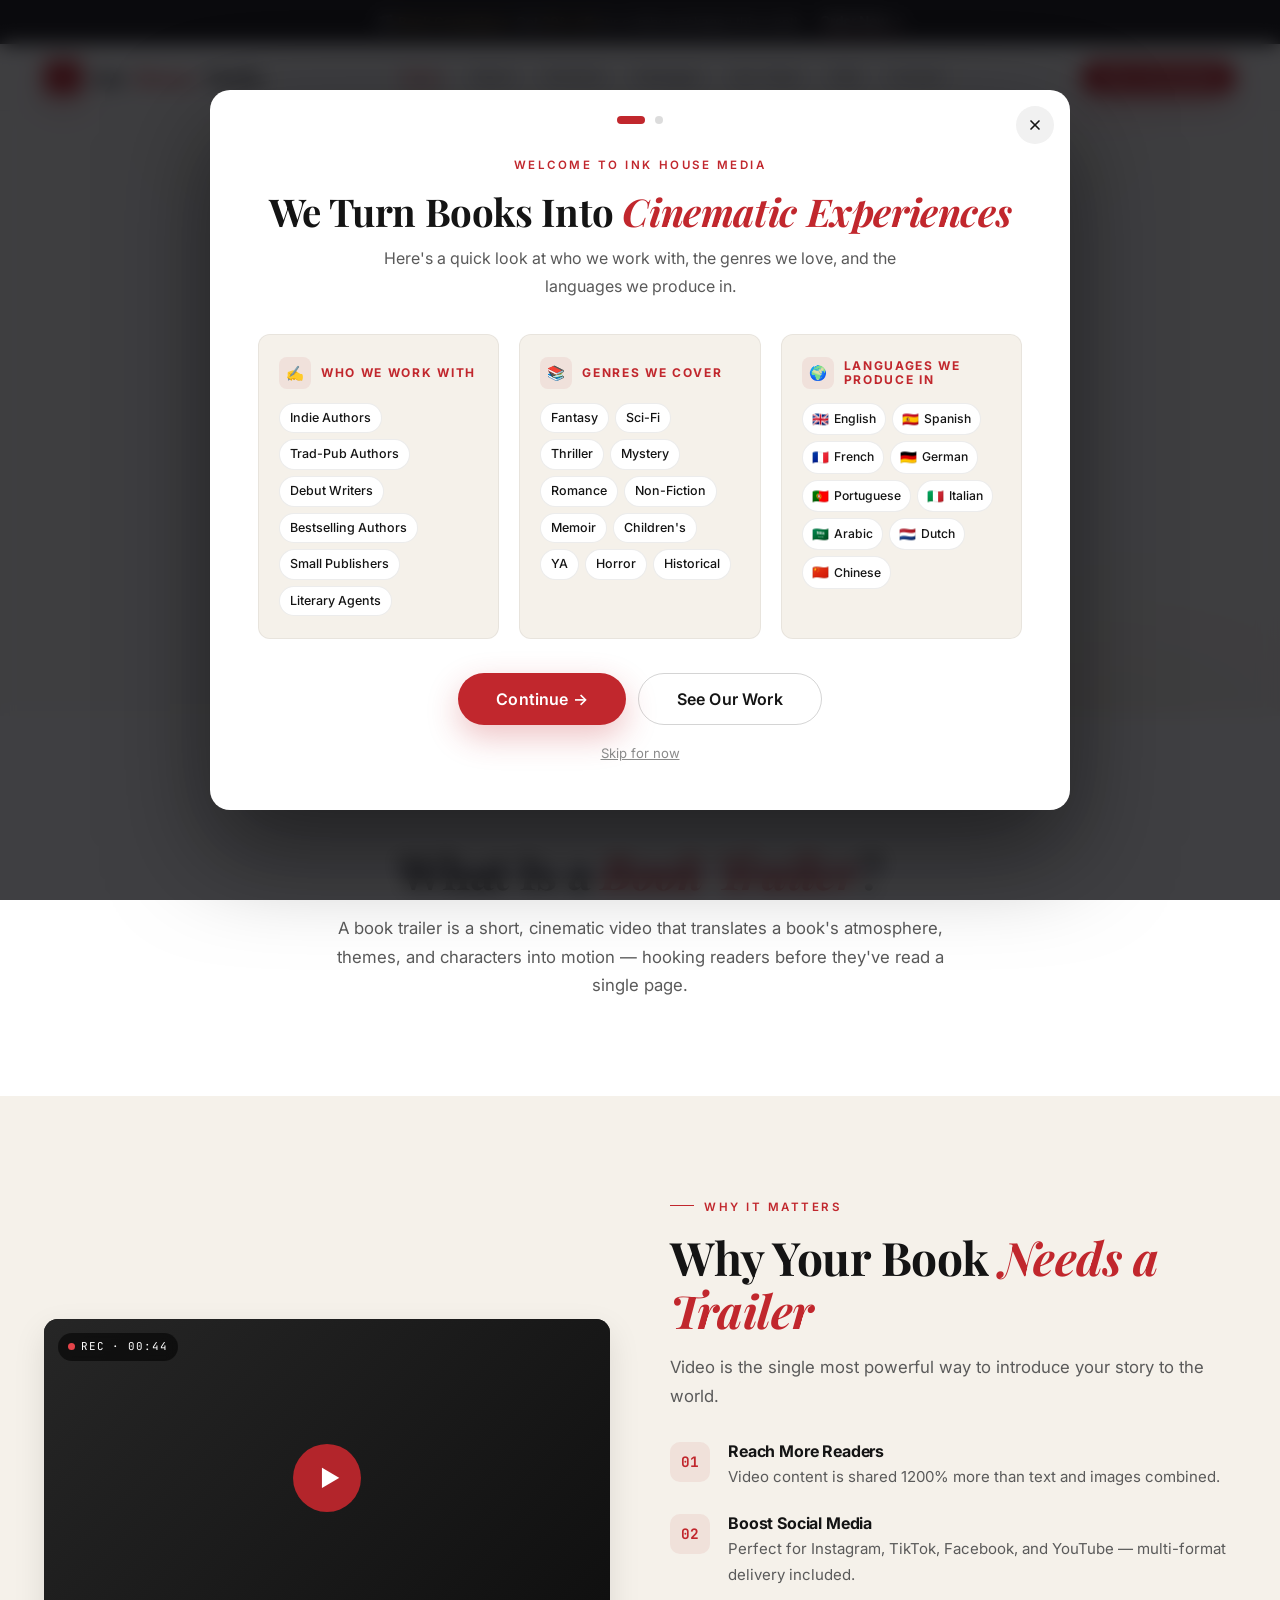
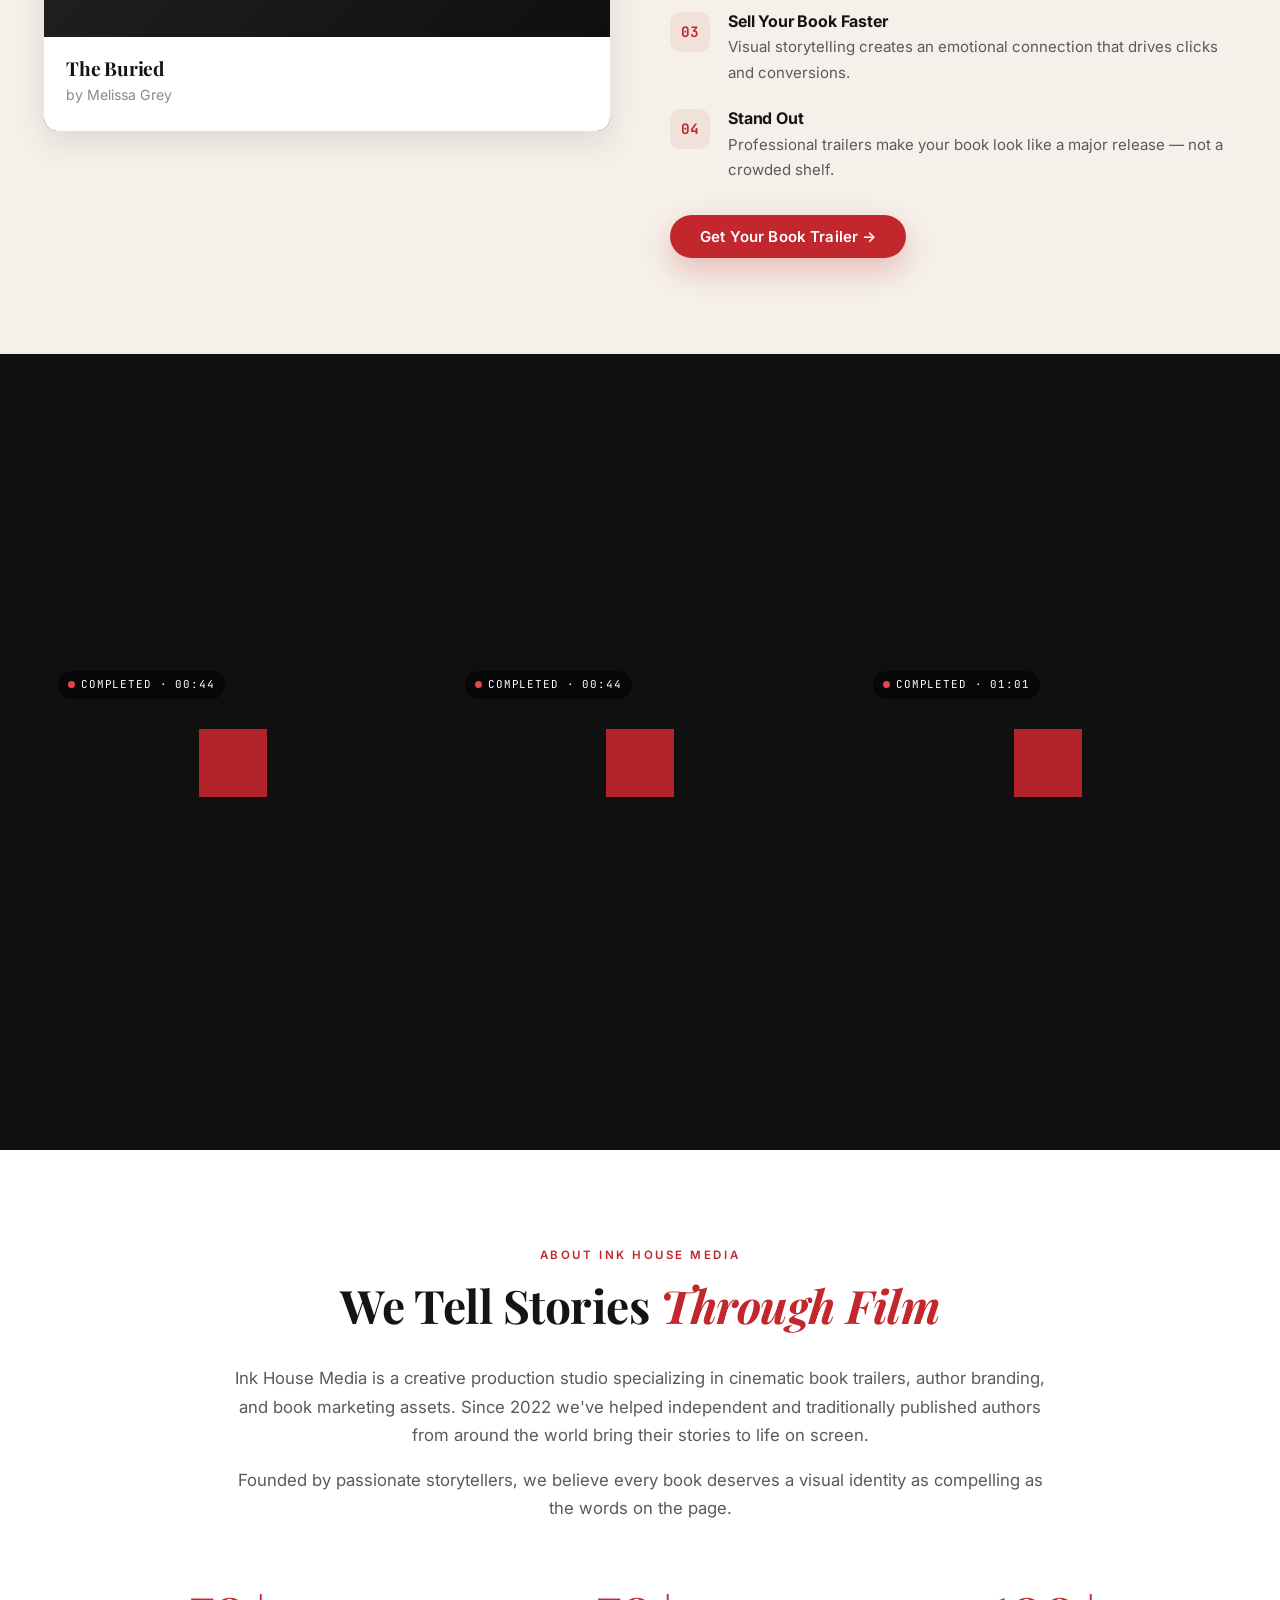
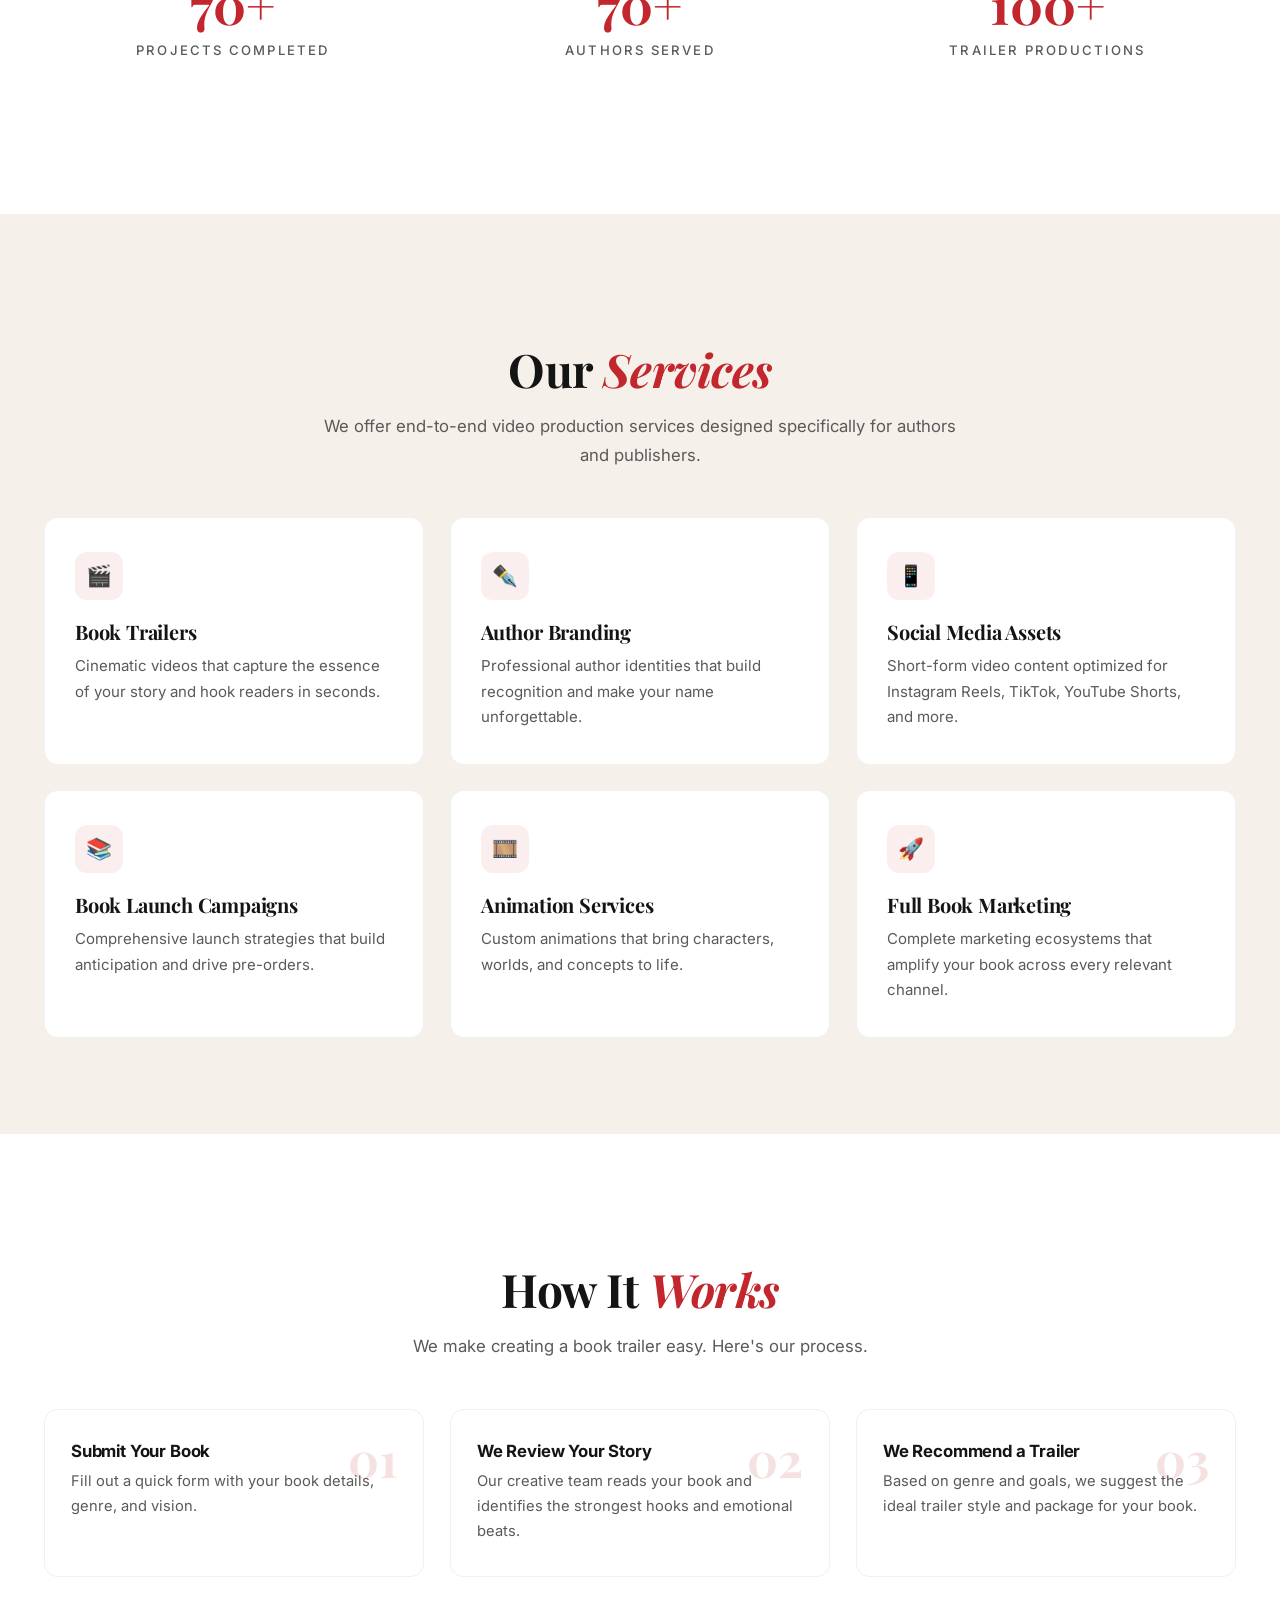
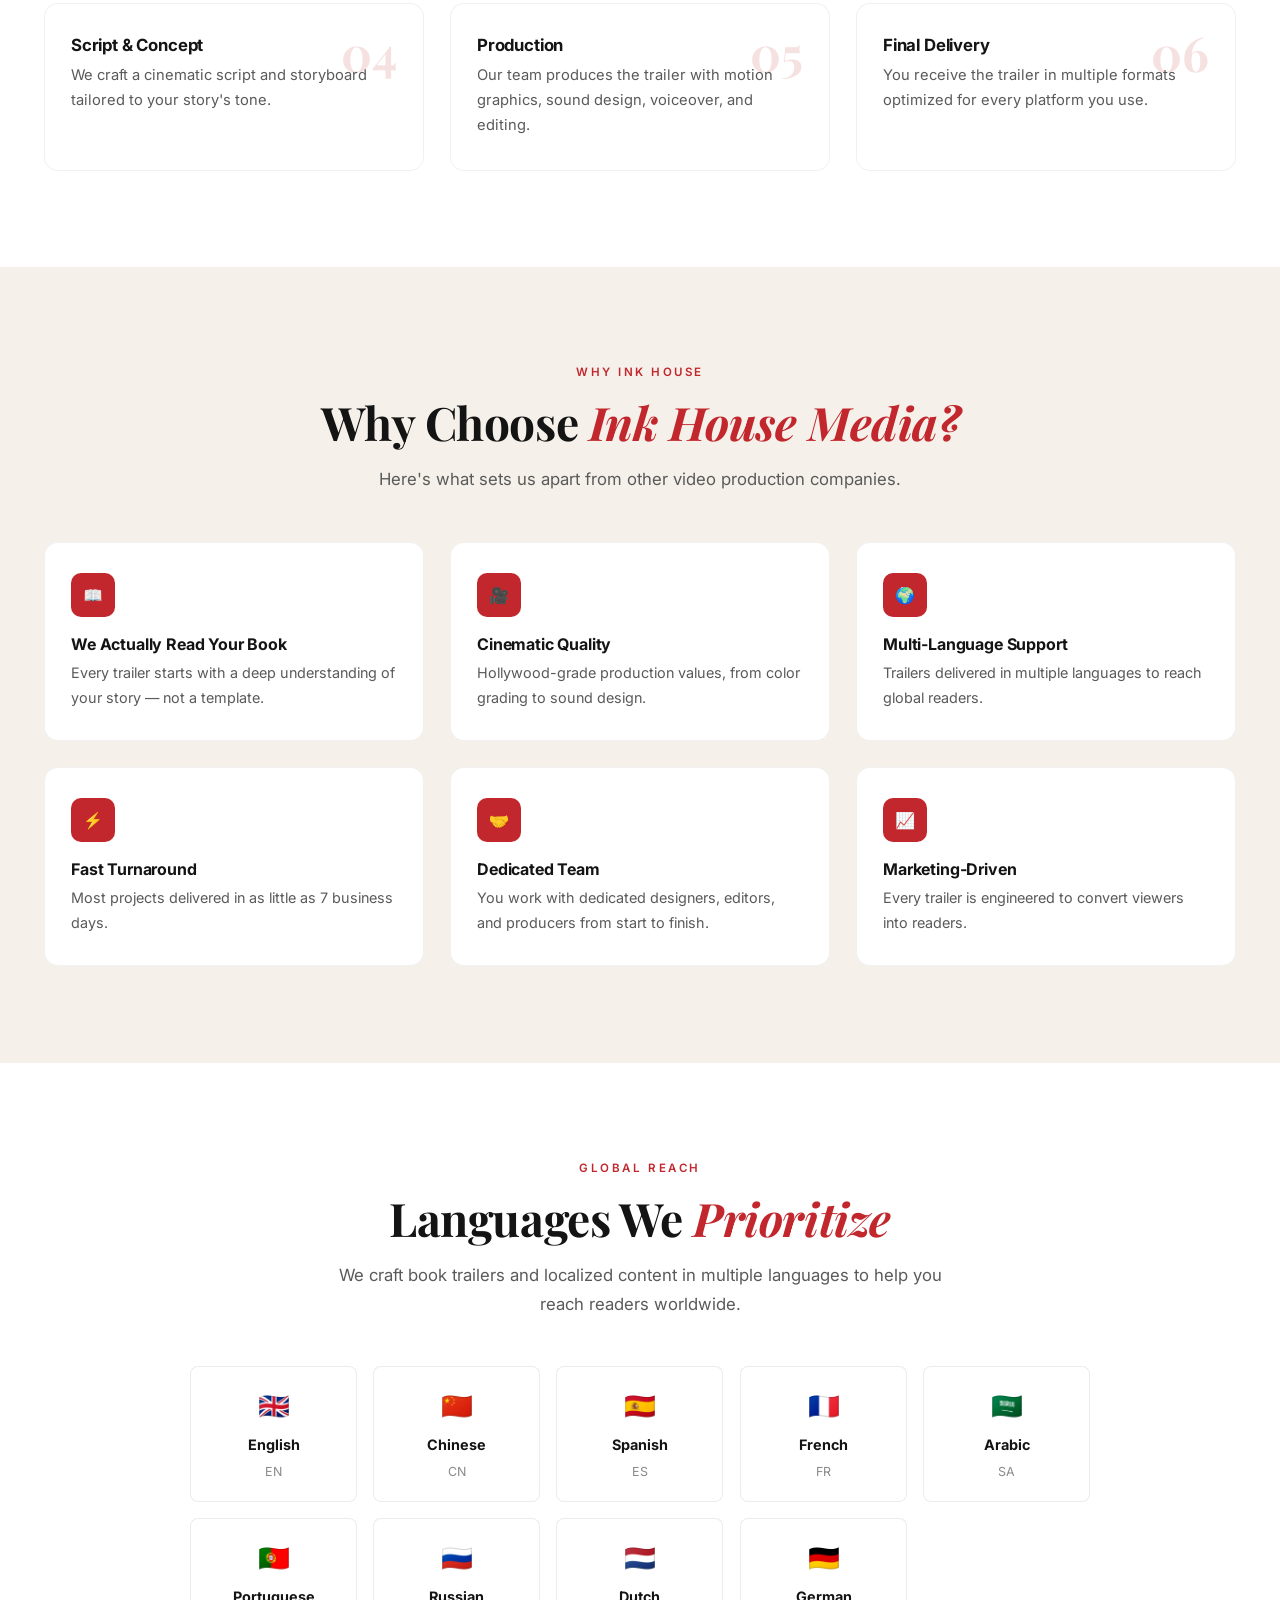
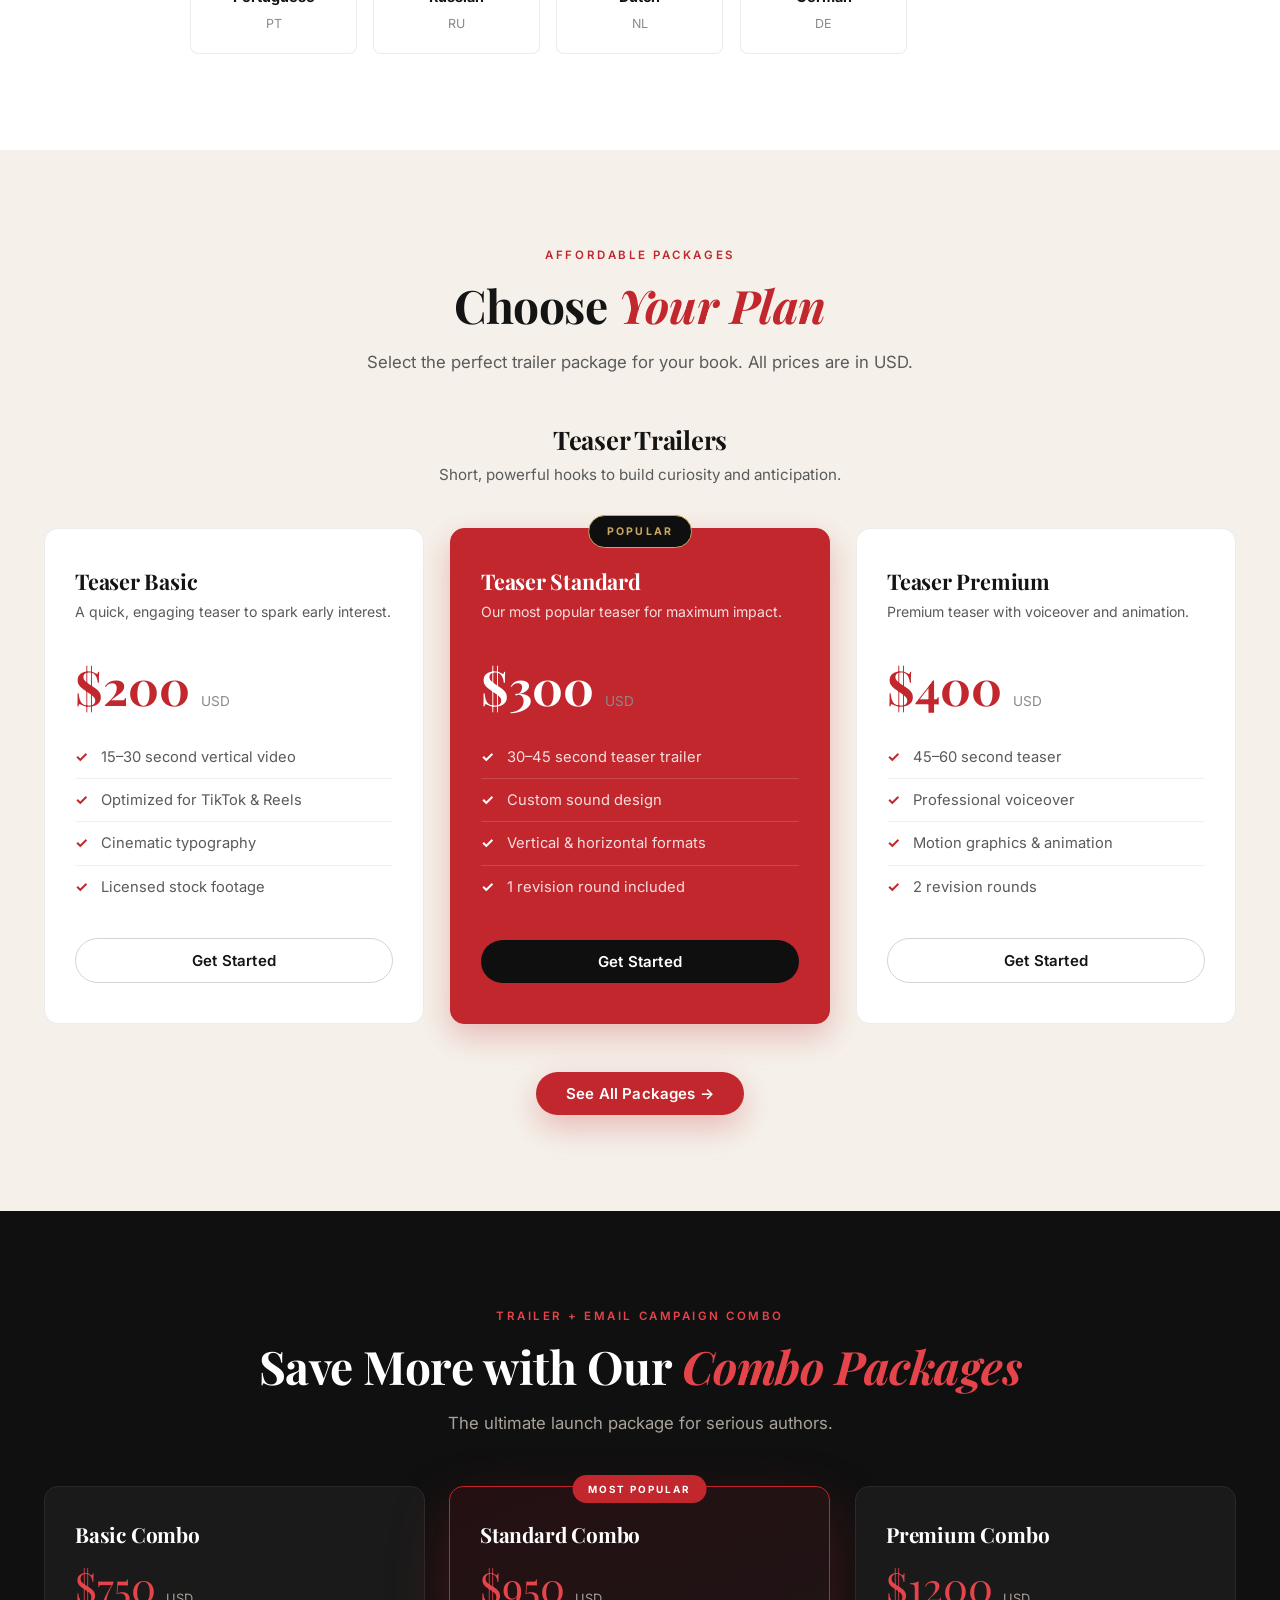
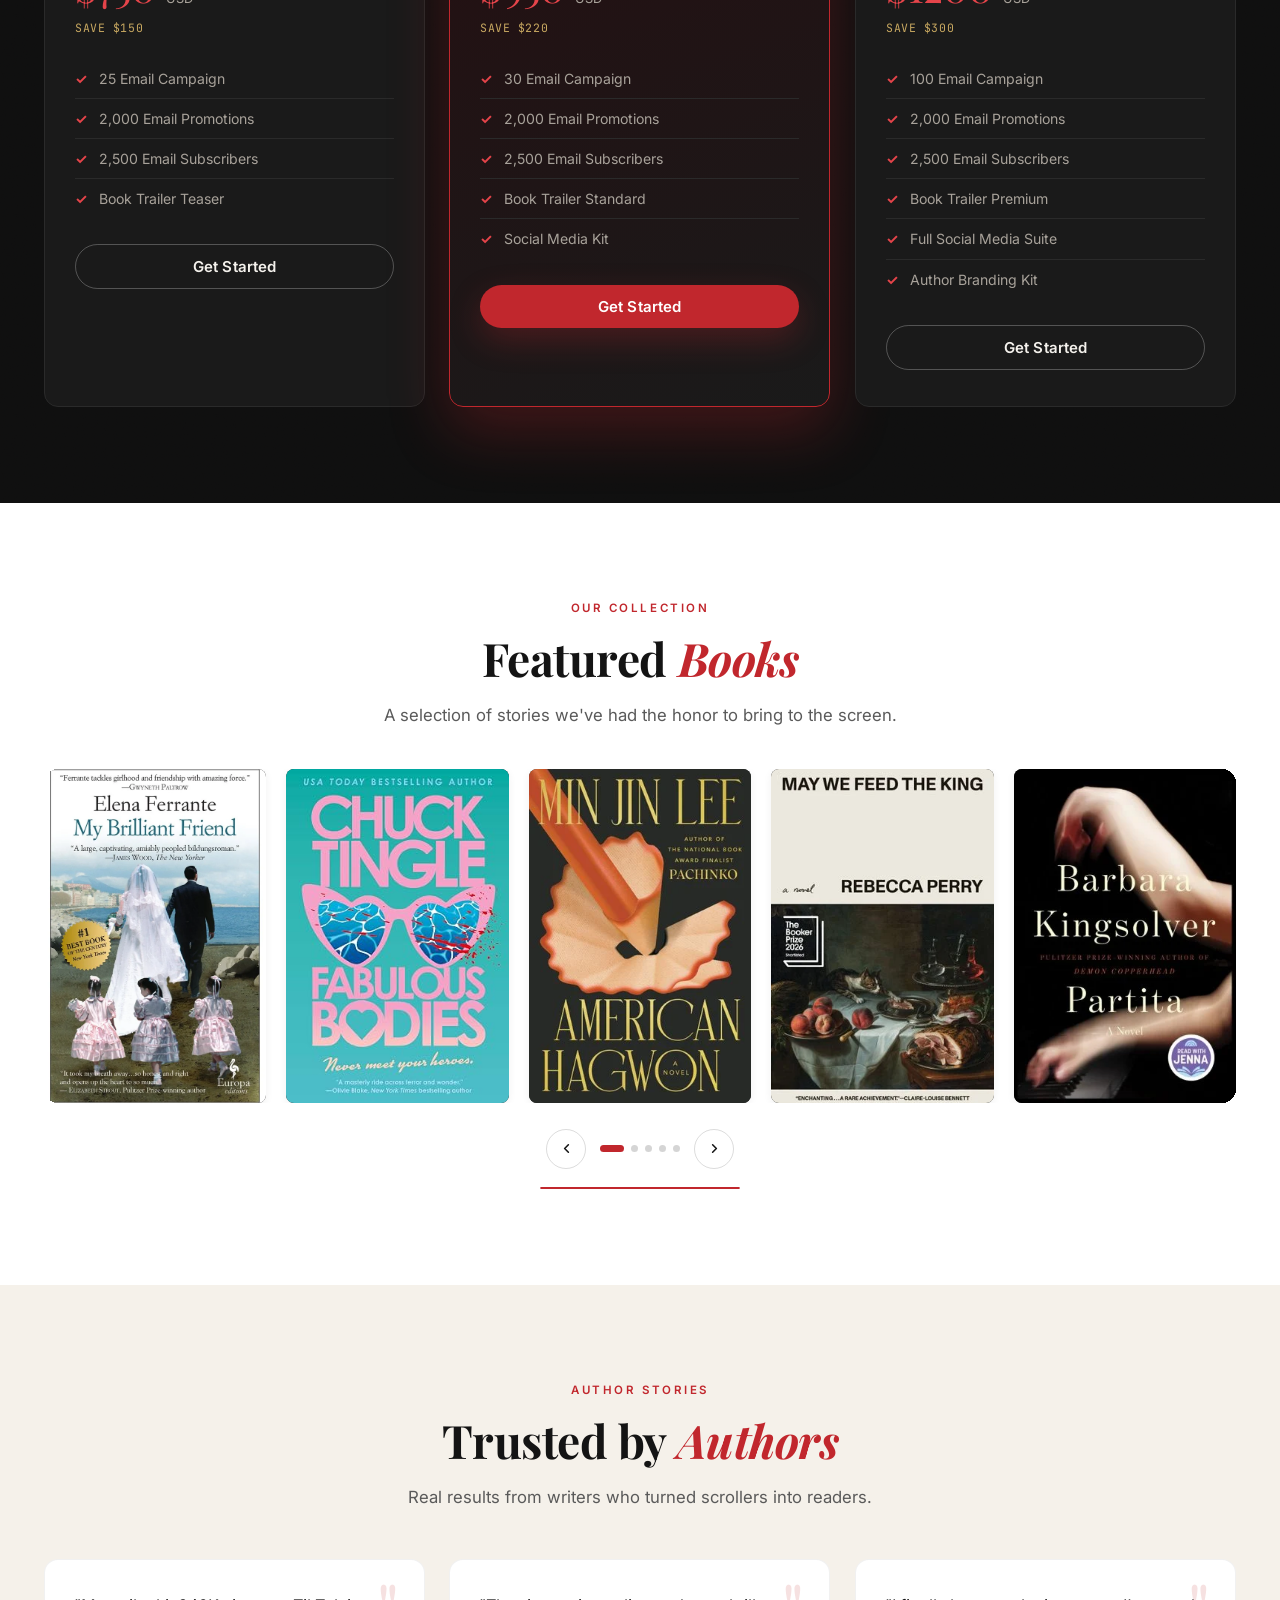
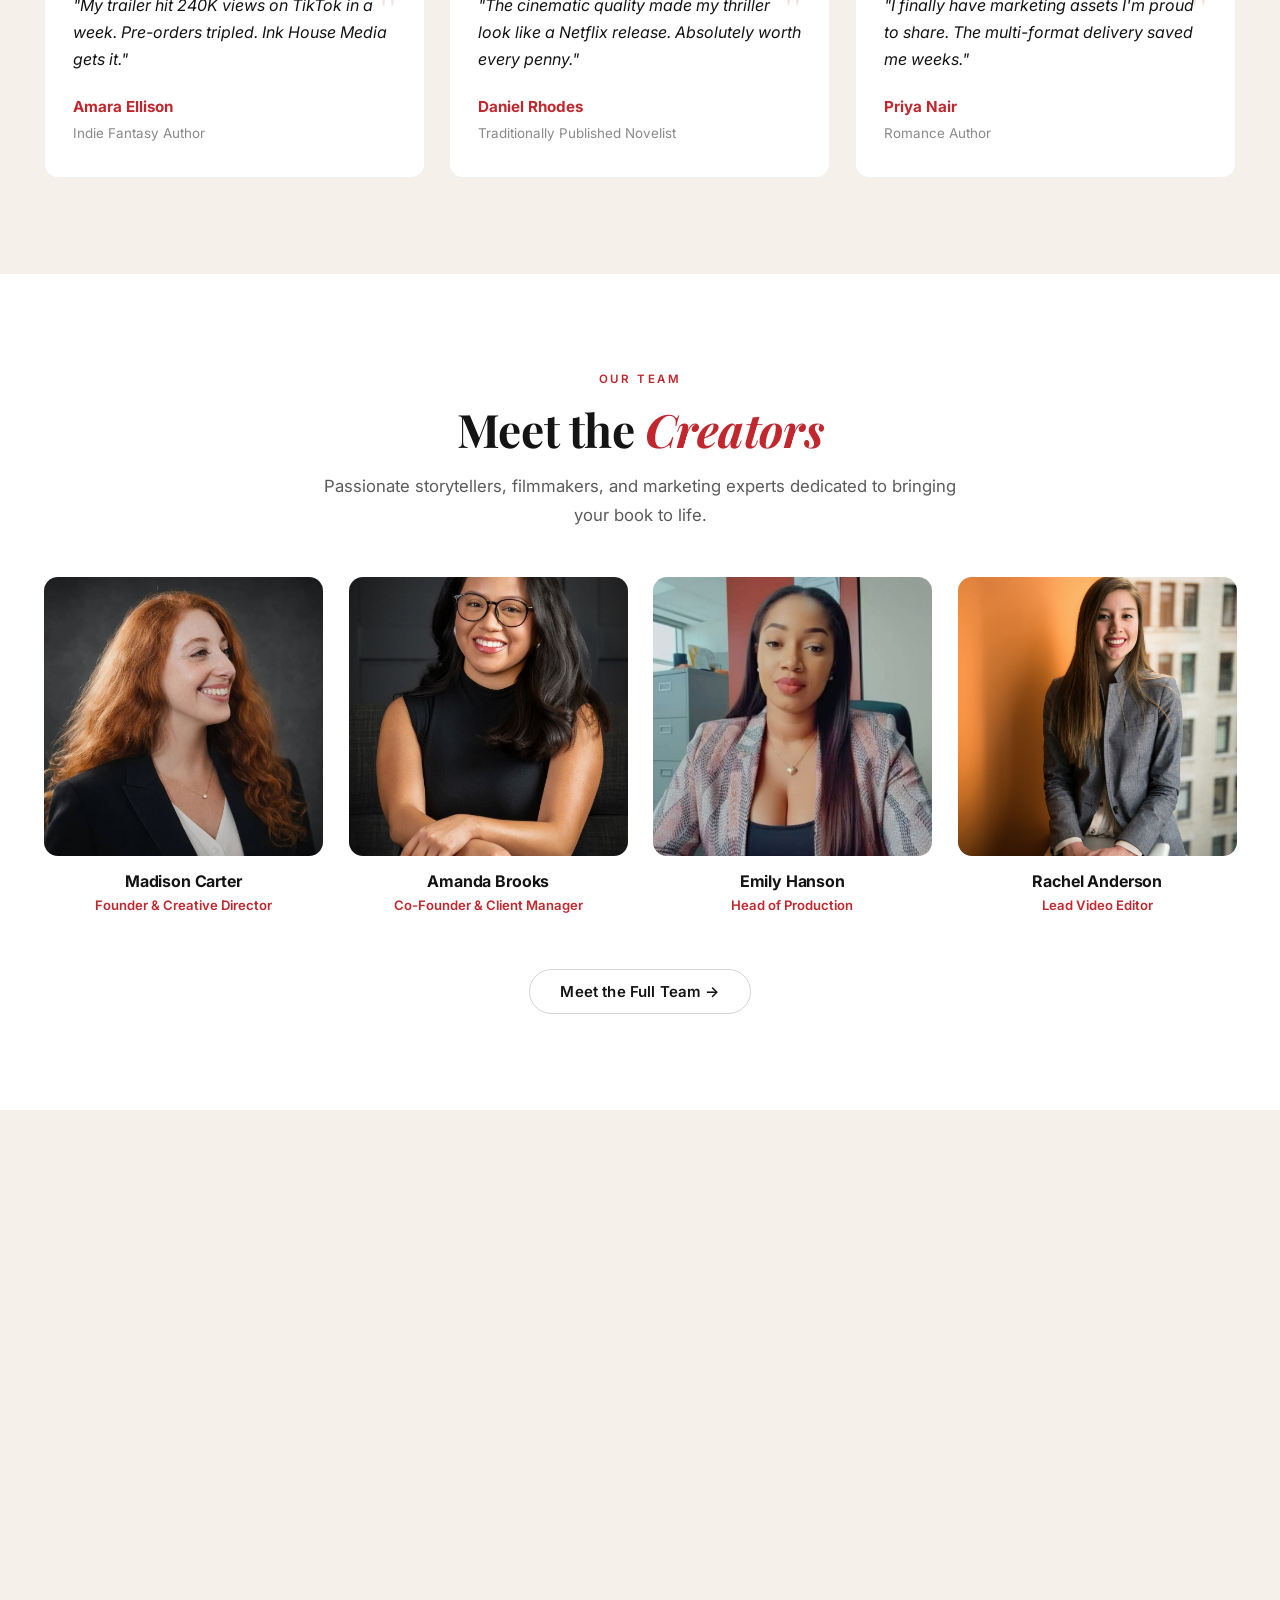
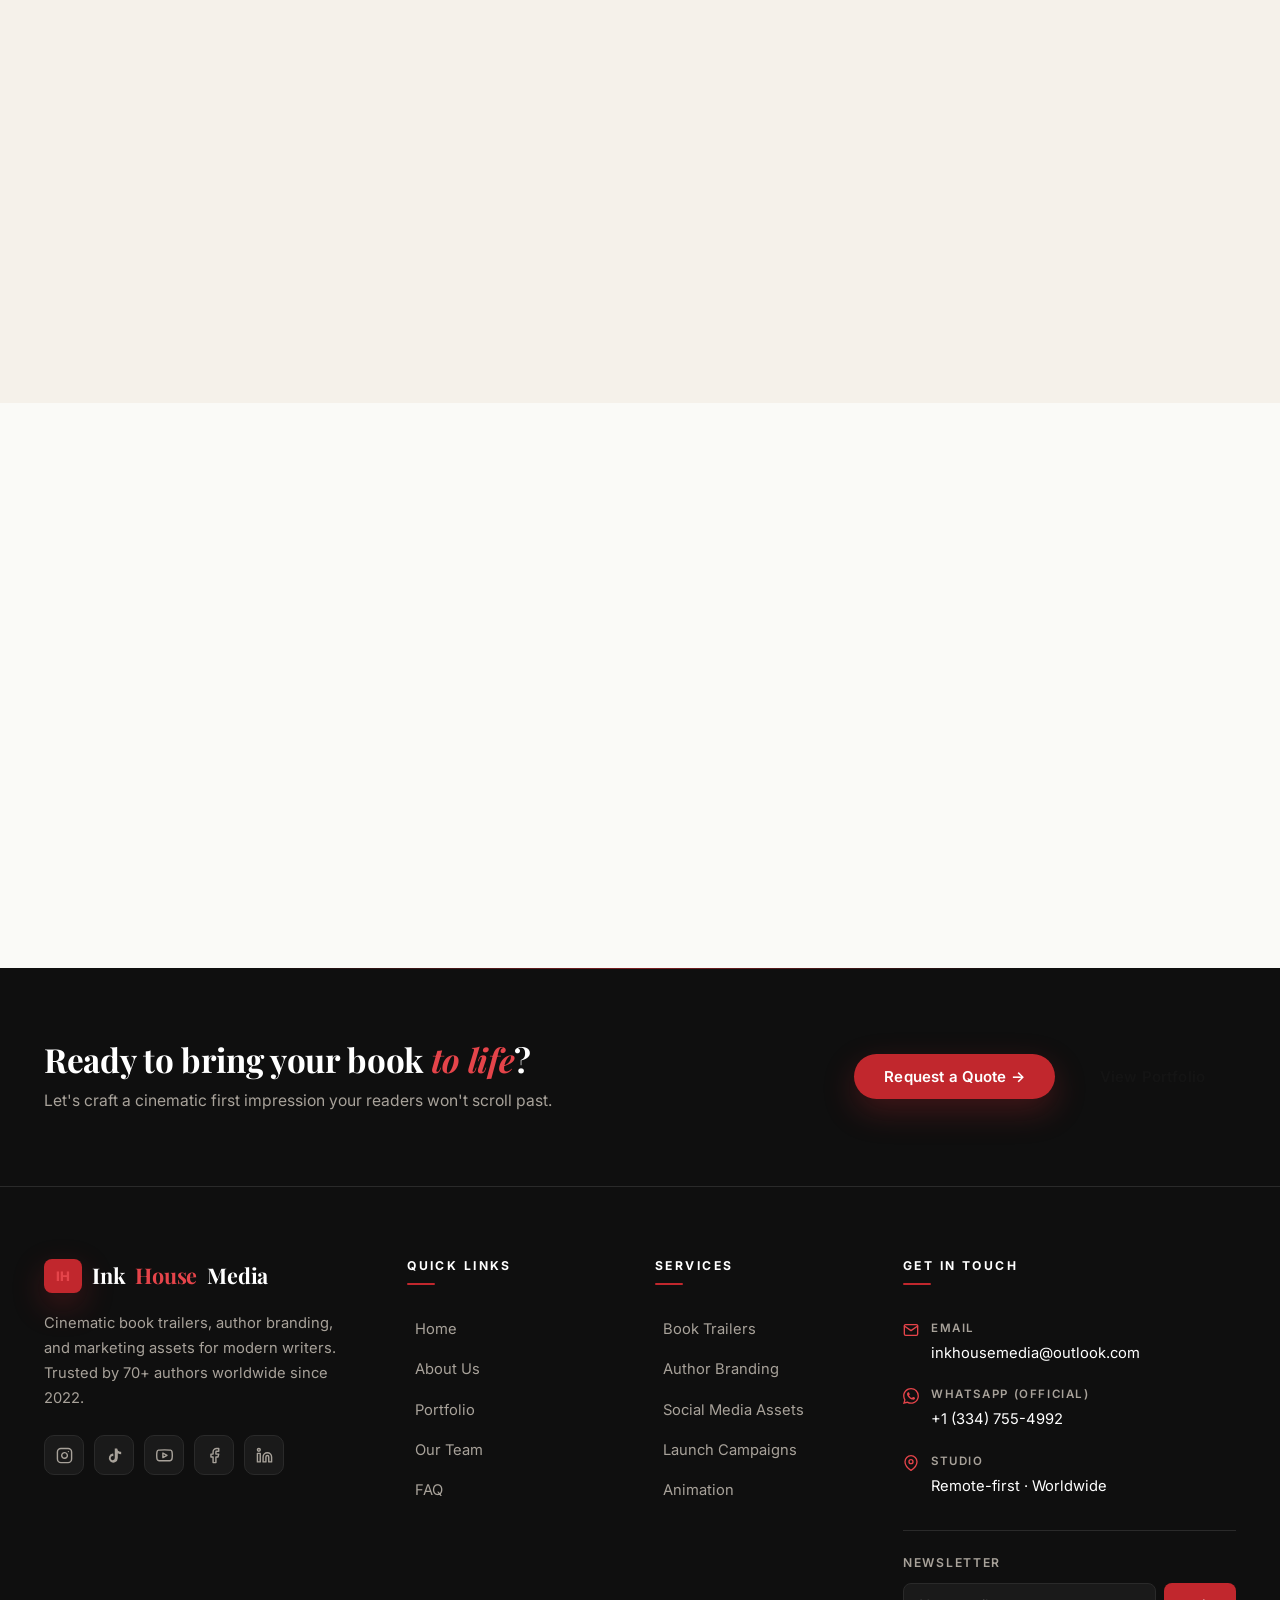
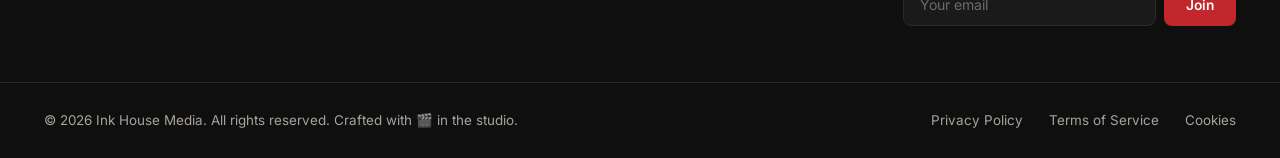
<file: index.html>
<!DOCTYPE html>
<html lang="en">
<head>
  <meta charset="UTF-8">
  <meta name="viewport" content="width=device-width, initial-scale=1.0, viewport-fit=cover">
  <meta name="theme-color" content="#0F0F0F">

  <title>Ink House Media | Cinematic Book Trailers for Authors</title>
  <meta name="description" content="Ink House Media creates cinematic book trailers that bring your story to life. Trusted by 70+ authors, we craft trailers, branding, and marketing assets that turn scrollers into readers. Get a free quote today.">
  <meta name="keywords" content="book trailers, book marketing, author branding, cinematic trailers, indie authors, book promotion, Ink House Media">

  <!-- Open Graph -->
  <meta property="og:title" content="Ink House Media | Cinematic Book Trailers">
  <meta property="og:description" content="Bring your book to life with cinematic trailers that turn readers into fans.">
  <meta property="og:type" content="website">
  <meta property="og:image" content="assets/images/og-cover.jpg">
  <meta property="og:site_name" content="Ink House Media">

  <!-- Twitter -->
  <meta name="twitter:card" content="summary_large_image">
  <meta name="twitter:title" content="Ink House Media | Cinematic Book Trailers">
  <meta name="twitter:description" content="Cinematic book trailers for modern authors.">

  <!-- Fonts -->
  <link rel="preconnect" href="https://fonts.googleapis.com">
  <link rel="preconnect" href="https://fonts.gstatic.com" crossorigin>
  <link href="https://fonts.googleapis.com/css2?family=Inter:wght@400;500;600;700&family=JetBrains+Mono:wght@400;600&family=Playfair+Display:ital,wght@0,600;0,700;1,600;1,700&display=swap" rel="stylesheet">

  <link rel="stylesheet" href="css/style.css">

  <link rel="icon" type="image/svg+xml" href="data:image/svg+xml,%3Csvg xmlns='http://www.w3.org/2000/svg' viewBox='0 0 32 32'%3E%3Crect width='32' height='32' rx='7' fill='%23C1272D'/%3E%3Ctext x='50%25' y='54%25' text-anchor='middle' dominant-baseline='middle' font-family='Georgia,serif' font-size='18' font-weight='700' fill='white'%3EIH%3C/text%3E%3C/svg%3E">
</head>
<body>

  <!-- ============================================================
       WELCOME POPUP — Two-step
       ============================================================ -->
  <div class="popup" id="welcomePopup" role="dialog" aria-modal="true" aria-labelledby="popupTitle1" hidden>

    <div class="popup__modal" id="popupStep1">
      <button class="popup__close" type="button" aria-label="Close" data-popup-close>
        <svg viewBox="0 0 24 24" fill="none" stroke="currentColor" stroke-width="2.5" stroke-linecap="round" stroke-linejoin="round"><line x1="18" y1="6" x2="6" y2="18"/><line x1="6" y1="6" x2="18" y2="18"/></svg>
      </button>

      <div class="popup__steps">
        <div class="popup__step-dot active"></div>
        <div class="popup__step-dot"></div>
      </div>

      <div class="popup__body">
        <span class="eyebrow eyebrow--center">Welcome to Ink House Media</span>
        <h2 class="popup__title" id="popupTitle1">
          We Turn Books Into <em>Cinematic Experiences</em>
        </h2>
        <p class="popup__lead">
          Here's a quick look at who we work with, the genres we love, and the languages we produce in.
        </p>

        <div class="popup__audience">

          <div class="popup__col">
            <div class="popup__col-head">
              <div class="popup__col-icon" aria-hidden="true">✍️</div>
              <h4>Who We Work With</h4>
            </div>
            <div class="popup__tags">
              <span class="popup__tag">Indie Authors</span>
              <span class="popup__tag">Trad-Pub Authors</span>
              <span class="popup__tag">Debut Writers</span>
              <span class="popup__tag">Bestselling Authors</span>
              <span class="popup__tag">Small Publishers</span>
              <span class="popup__tag">Literary Agents</span>
            </div>
          </div>

          <div class="popup__col">
            <div class="popup__col-head">
              <div class="popup__col-icon" aria-hidden="true">📚</div>
              <h4>Genres We Cover</h4>
            </div>
            <div class="popup__tags">
              <span class="popup__tag">Fantasy</span>
              <span class="popup__tag">Sci-Fi</span>
              <span class="popup__tag">Thriller</span>
              <span class="popup__tag">Mystery</span>
              <span class="popup__tag">Romance</span>
              <span class="popup__tag">Non-Fiction</span>
              <span class="popup__tag">Memoir</span>
              <span class="popup__tag">Children's</span>
              <span class="popup__tag">YA</span>
              <span class="popup__tag">Horror</span>
              <span class="popup__tag">Historical</span>
            </div>
          </div>

          <div class="popup__col">
            <div class="popup__col-head">
              <div class="popup__col-icon" aria-hidden="true">🌍</div>
              <h4>Languages We Produce In</h4>
            </div>
            <div class="popup__langs">
              <span class="popup__lang"><span>🇬🇧</span> English</span>
              <span class="popup__lang"><span>🇪🇸</span> Spanish</span>
              <span class="popup__lang"><span>🇫🇷</span> French</span>
              <span class="popup__lang"><span>🇩🇪</span> German</span>
              <span class="popup__lang"><span>🇵🇹</span> Portuguese</span>
              <span class="popup__lang"><span>🇮🇹</span> Italian</span>
              <span class="popup__lang"><span>🇸🇦</span> Arabic</span>
              <span class="popup__lang"><span>🇳🇱</span> Dutch</span>
              <span class="popup__lang"><span>🇨🇳</span> Chinese</span>
            </div>
          </div>

        </div>

        <div class="popup__actions">
          <button type="button" class="btn btn--primary btn--lg" data-popup-next>
            Continue →
          </button>
          <a href="portfolio.html" class="btn btn--ghost btn--lg">
            See Our Work
          </a>
        </div>

        <button type="button" class="popup__skip" data-popup-close>
          Skip for now
        </button>
      </div>
    </div>

    <div class="popup__modal popup__modal--dark" id="popupStep2" style="display:none;">
      <button class="popup__close" type="button" aria-label="Close" data-popup-close>
        <svg viewBox="0 0 24 24" fill="none" stroke="currentColor" stroke-width="2.5" stroke-linecap="round" stroke-linejoin="round"><line x1="18" y1="6" x2="6" y2="18"/><line x1="6" y1="6" x2="18" y2="18"/></svg>
      </button>

      <div class="popup__steps">
        <div class="popup__step-dot"></div>
        <div class="popup__step-dot active"></div>
      </div>

      <div class="popup__body">
        <span class="popup__discount-badge">Limited-Time Offer</span>
        <h2 class="popup__title">
          Save <em>20%</em> On Any Combo Package
        </h2>

        <div class="popup__discount">20<sup>%</sup></div>

        <p class="popup__lead">
          Bundle a cinematic book trailer with a full email marketing campaign — and save up to <strong style="color:#fff;">$300</strong> on your launch.
        </p>

        <div class="popup__coupon" aria-label="Coupon code">
          <span>USE CODE:</span>
          <strong id="couponCode">COMBO20</strong>
          <button type="button" class="popup__coupon-copy" data-copy-coupon>Copy</button>
        </div>

        <p class="popup__meta">
          Valid through <strong id="promoExpiry">the end of this month</strong>. Mention the code when you get in touch.
        </p>

        <div class="popup__actions">
          <a href="services.html#combos" class="btn btn--primary btn--lg">
            Claim This Offer →
          </a>
          <a href="contact.html" class="btn btn--ghost btn--lg">
            Talk to Us
          </a>
        </div>

        <button type="button" class="popup__skip" data-popup-close>
          No thanks
        </button>
      </div>
    </div>

  </div>

  <!-- ============================================================
       ANNOUNCEMENT BAR
       ============================================================ -->
  <div class="announce">
    <span>🎬 <strong>Book Campaigns:</strong> Get <strong>20% off</strong> our combo packages this month</span>
    <a href="services.html#combos">Order Now →</a>
  </div>

  <!-- ============================================================
       HEADER
       ============================================================ -->
  <header class="site-header">
    <div class="header-inner">
      <a href="index.html" class="logo" aria-label="Ink House Media — Home">
        <span class="logo__mark">IH</span> Ink<span>House</span> Media
      </a>

      <button class="nav-toggle" aria-label="Toggle navigation" aria-expanded="false">☰</button>

      <nav class="main-nav" aria-label="Primary">
        <a href="index.html">Home</a>
        <a href="about.html">About</a>
        <a href="portfolio.html">Portfolio</a>
        <a href="services.html">Packages</a>
        <a href="team.html">Our Team</a>
        <a href="faq.html">FAQ</a>
        <a href="contact.html">Contact</a>
      </nav>

      <div class="header-cta">
        <a href="contact.html" class="btn btn--primary btn--sm">Get a Free Quote</a>
      </div>
    </div>
  </header>

  <!-- ============================================================
       HERO
       ============================================================ -->
  <section class="hero">
    <span class="eyebrow eyebrow--center">Cinematic Book Marketing</span>
    <h1>Bring Your <em>Book</em><br>to Life</h1>
    <p>Professional book trailers and author branding that turn pages into pictures — and scrollers into readers.</p>
    <div class="hero-ctas">
      <a href="contact.html" class="btn btn--primary btn--lg">Get Started →</a>
      <a href="portfolio.html" class="btn btn--ghost btn--lg">View Our Work</a>
    </div>
  </section>

  <!-- ============================================================
       WHAT IS A BOOK TRAILER
       ============================================================ -->
  <section class="section--paper">
    <div class="container center">
      <span class="eyebrow eyebrow--center reveal">Learn More</span>
      <h2 class="section-title reveal">What Is a <em>Book Trailer</em>?</h2>
      <p class="section-sub reveal mx-auto">
        A book trailer is a short, cinematic video that translates a book's atmosphere, themes,
        and characters into motion — hooking readers before they've read a single page.
      </p>
    </div>
  </section>

  <!-- ============================================================
       WHY YOUR BOOK NEEDS A TRAILER
       ============================================================ -->
  <section class="section--cream">
    <div class="container" style="display:grid; grid-template-columns:1fr 1fr; gap:60px; align-items:center;">
      <div class="reveal">
        <div class="trailer-card" data-video="https://youtu.be/Y0bsjn9IAX8">
          <div class="trailer-card__media">
            <span class="rec-badge">REC · 00:44</span>
            <div class="trailer-card__play" aria-hidden="true">▶</div>
          </div>
          <div class="trailer-card__body">
            <h3>The Buried</h3>
            <p>by Melissa Grey</p>
          </div>
        </div>
      </div>

      <div class="reveal reveal--delay-1">
        <span class="eyebrow">Why It Matters</span>
        <h2 class="section-title">Why Your Book <em>Needs a Trailer</em></h2>
        <p class="section-sub mb-32">Video is the single most powerful way to introduce your story to the world.</p>

        <div class="benefit-list">
          <div class="benefit">
            <div class="benefit__num">01</div>
            <div>
              <h4>Reach More Readers</h4>
              <p>Video content is shared 1200% more than text and images combined.</p>
            </div>
          </div>
          <div class="benefit">
            <div class="benefit__num">02</div>
            <div>
              <h4>Boost Social Media</h4>
              <p>Perfect for Instagram, TikTok, Facebook, and YouTube — multi-format delivery included.</p>
            </div>
          </div>
          <div class="benefit">
            <div class="benefit__num">03</div>
            <div>
              <h4>Sell Your Book Faster</h4>
              <p>Visual storytelling creates an emotional connection that drives clicks and conversions.</p>
            </div>
          </div>
          <div class="benefit">
            <div class="benefit__num">04</div>
            <div>
              <h4>Stand Out</h4>
              <p>Professional trailers make your book look like a major release — not a crowded shelf.</p>
            </div>
          </div>
        </div>

        <a href="contact.html" class="btn btn--primary mt-32">Get Your Book Trailer →</a>
      </div>
    </div>
  </section>

  <!-- ============================================================
       RECENTLY COMPLETED TRAILERS (DARK)
       ============================================================ -->
  <section class="section--dark grain">
    <div class="container">
      <div class="center mb-48">
        <span class="eyebrow eyebrow--center reveal" style="color:var(--crimson-soft);">Our Recently Completed Projects</span>
        <h2 class="section-title reveal">Recently Completed <em style="color:var(--crimson-soft);">Trailers</em></h2>
        <p class="section-sub reveal mx-auto">
          Our recent projects, crafted with passion and precision, turn each story into a cinematic journey that captivates every viewer.
        </p>
      </div>

      <div class="video-grid">

        <div class="trailer-card reveal" data-genre="thriller" data-video="https://youtu.be/Y0bsjn9IAX8">
          <div class="trailer-card__media">
            <span class="rec-badge">Completed · 00:44</span>
            <div class="trailer-card__play" aria-hidden="true">▶</div>
          </div>
          <div class="trailer-card__body">
            <h3>The Buried</h3>
            <p>by Melissa Grey</p>
          </div>
        </div>

        <div class="trailer-card reveal reveal--delay-1" data-genre="nonfiction" data-video="https://youtu.be/TFGkfTWPA3U">
          <div class="trailer-card__media">
            <span class="rec-badge">Completed · 00:44</span>
            <div class="trailer-card__play" aria-hidden="true">▶</div>
          </div>
          <div class="trailer-card__body">
            <h3>From Stuck To Spiritually Reignited</h3>
            <p>Spiritual Growth</p>
          </div>
        </div>

        <div class="trailer-card reveal reveal--delay-2" data-genre="nonfiction" data-video="https://youtu.be/LwoUCPkTu2g">
          <div class="trailer-card__media">
            <span class="rec-badge">Completed · 01:01</span>
            <div class="trailer-card__play" aria-hidden="true">▶</div>
          </div>
          <div class="trailer-card__body">
            <h3>The Lord Is Mindful Of Us</h3>
            <p>Faith &amp; Inspiration</p>
          </div>
        </div>

      </div>

      <div class="center mt-48">
        <a href="portfolio.html" class="btn btn--primary">View All Trailers →</a>
      </div>
    </div>
  </section>

  <!-- ============================================================
       ABOUT
       ============================================================ -->
  <section class="section--paper">
    <div class="container">
      <div class="center">
        <span class="eyebrow eyebrow--center reveal">About Ink House Media</span>
        <h2 class="section-title reveal">We Tell Stories <em>Through Film</em></h2>
      </div>

      <div class="reveal reveal--delay-1" style="max-width:820px; margin:32px auto 0; text-align:center; color:var(--ink-muted); font-size:1.05rem; line-height:1.75;">
        <p class="mb-16">
          Ink House Media is a creative production studio specializing in cinematic book trailers,
          author branding, and book marketing assets. Since 2022 we've helped independent and
          traditionally published authors from around the world bring their stories to life on screen.
        </p>
        <p>
          Founded by passionate storytellers, we believe every book deserves a visual identity
          as compelling as the words on the page.
        </p>
      </div>

      <div class="stats-row reveal reveal--delay-2">
        <div class="stat">
          <div class="stat__num">70+</div>
          <div class="stat__label">Projects Completed</div>
        </div>
        <div class="stat">
          <div class="stat__num">70+</div>
          <div class="stat__label">Authors Served</div>
        </div>
        <div class="stat">
          <div class="stat__num">100+</div>
          <div class="stat__label">Trailer Productions</div>
        </div>
      </div>
    </div>
  </section>

  <!-- ============================================================
       SERVICES
       ============================================================ -->
  <section class="section--cream">
    <div class="container">
      <div class="center mb-48">
        <span class="eyebrow eyebrow--center reveal">What We Do</span>
        <h2 class="section-title reveal">Our <em>Services</em></h2>
        <p class="section-sub reveal mx-auto">We offer end-to-end video production services designed specifically for authors and publishers.</p>
      </div>

      <div class="services-grid">
        <div class="service-card reveal">
          <div class="service-card__icon" aria-hidden="true">🎬</div>
          <h3>Book Trailers</h3>
          <p>Cinematic videos that capture the essence of your story and hook readers in seconds.</p>
        </div>
        <div class="service-card reveal reveal--delay-1">
          <div class="service-card__icon" aria-hidden="true">✒️</div>
          <h3>Author Branding</h3>
          <p>Professional author identities that build recognition and make your name unforgettable.</p>
        </div>
        <div class="service-card reveal reveal--delay-2">
          <div class="service-card__icon" aria-hidden="true">📱</div>
          <h3>Social Media Assets</h3>
          <p>Short-form video content optimized for Instagram Reels, TikTok, YouTube Shorts, and more.</p>
        </div>
        <div class="service-card reveal">
          <div class="service-card__icon" aria-hidden="true">📚</div>
          <h3>Book Launch Campaigns</h3>
          <p>Comprehensive launch strategies that build anticipation and drive pre-orders.</p>
        </div>
        <div class="service-card reveal reveal--delay-1">
          <div class="service-card__icon" aria-hidden="true">🎞️</div>
          <h3>Animation Services</h3>
          <p>Custom animations that bring characters, worlds, and concepts to life.</p>
        </div>
        <div class="service-card reveal reveal--delay-2">
          <div class="service-card__icon" aria-hidden="true">🚀</div>
          <h3>Full Book Marketing</h3>
          <p>Complete marketing ecosystems that amplify your book across every relevant channel.</p>
        </div>
      </div>
    </div>
  </section>

  <!-- ============================================================
       HOW IT WORKS
       ============================================================ -->
  <section class="section--paper">
    <div class="container">
      <div class="center mb-48">
        <span class="eyebrow eyebrow--center reveal">Simple Process</span>
        <h2 class="section-title reveal">How It <em>Works</em></h2>
        <p class="section-sub reveal mx-auto">We make creating a book trailer easy. Here's our process.</p>
      </div>

      <div class="steps-grid">
        <div class="step reveal">
          <span class="step__num">01</span>
          <h4>Submit Your Book</h4>
          <p>Fill out a quick form with your book details, genre, and vision.</p>
        </div>
        <div class="step reveal reveal--delay-1">
          <span class="step__num">02</span>
          <h4>We Review Your Story</h4>
          <p>Our creative team reads your book and identifies the strongest hooks and emotional beats.</p>
        </div>
        <div class="step reveal reveal--delay-2">
          <span class="step__num">03</span>
          <h4>We Recommend a Trailer</h4>
          <p>Based on genre and goals, we suggest the ideal trailer style and package for your book.</p>
        </div>
        <div class="step reveal">
          <span class="step__num">04</span>
          <h4>Script &amp; Concept</h4>
          <p>We craft a cinematic script and storyboard tailored to your story's tone.</p>
        </div>
        <div class="step reveal reveal--delay-1">
          <span class="step__num">05</span>
          <h4>Production</h4>
          <p>Our team produces the trailer with motion graphics, sound design, voiceover, and editing.</p>
        </div>
        <div class="step reveal reveal--delay-2">
          <span class="step__num">06</span>
          <h4>Final Delivery</h4>
          <p>You receive the trailer in multiple formats optimized for every platform you use.</p>
        </div>
      </div>
    </div>
  </section>

  <!-- ============================================================
       WHY CHOOSE
       ============================================================ -->
  <section class="section--cream">
    <div class="container">
      <div class="center mb-48">
        <span class="eyebrow eyebrow--center reveal">Why Ink House</span>
        <h2 class="section-title reveal">Why Choose <em>Ink House Media?</em></h2>
        <p class="section-sub reveal mx-auto">Here's what sets us apart from other video production companies.</p>
      </div>

      <div class="why-grid">
        <div class="why-card reveal">
          <div class="why-card__icon" aria-hidden="true">📖</div>
          <h4>We Actually Read Your Book</h4>
          <p>Every trailer starts with a deep understanding of your story — not a template.</p>
        </div>
        <div class="why-card reveal reveal--delay-1">
          <div class="why-card__icon" aria-hidden="true">🎥</div>
          <h4>Cinematic Quality</h4>
          <p>Hollywood-grade production values, from color grading to sound design.</p>
        </div>
        <div class="why-card reveal reveal--delay-2">
          <div class="why-card__icon" aria-hidden="true">🌍</div>
          <h4>Multi-Language Support</h4>
          <p>Trailers delivered in multiple languages to reach global readers.</p>
        </div>
        <div class="why-card reveal">
          <div class="why-card__icon" aria-hidden="true">⚡</div>
          <h4>Fast Turnaround</h4>
          <p>Most projects delivered in as little as 7 business days.</p>
        </div>
        <div class="why-card reveal reveal--delay-1">
          <div class="why-card__icon" aria-hidden="true">🤝</div>
          <h4>Dedicated Team</h4>
          <p>You work with dedicated designers, editors, and producers from start to finish.</p>
        </div>
        <div class="why-card reveal reveal--delay-2">
          <div class="why-card__icon" aria-hidden="true">📈</div>
          <h4>Marketing-Driven</h4>
          <p>Every trailer is engineered to convert viewers into readers.</p>
        </div>
      </div>
    </div>
  </section>

  <!-- ============================================================
       LANGUAGES
       ============================================================ -->
  <section class="section--paper">
    <div class="container">
      <div class="center mb-48">
        <span class="eyebrow eyebrow--center reveal">Global Reach</span>
        <h2 class="section-title reveal">Languages We <em>Prioritize</em></h2>
        <p class="section-sub reveal mx-auto">We craft book trailers and localized content in multiple languages to help you reach readers worldwide.</p>
      </div>

      <div class="lang-grid">
        <div class="lang-card reveal"><div class="flag">🇬🇧</div><strong>English</strong><small>EN</small></div>
        <div class="lang-card reveal reveal--delay-1"><div class="flag">🇨🇳</div><strong>Chinese</strong><small>CN</small></div>
        <div class="lang-card reveal reveal--delay-2"><div class="flag">🇪🇸</div><strong>Spanish</strong><small>ES</small></div>
        <div class="lang-card reveal reveal--delay-3"><div class="flag">🇫🇷</div><strong>French</strong><small>FR</small></div>
        <div class="lang-card reveal"><div class="flag">🇸🇦</div><strong>Arabic</strong><small>SA</small></div>
        <div class="lang-card reveal reveal--delay-1"><div class="flag">🇵🇹</div><strong>Portuguese</strong><small>PT</small></div>
        <div class="lang-card reveal reveal--delay-2"><div class="flag">🇷🇺</div><strong>Russian</strong><small>RU</small></div>
        <div class="lang-card reveal reveal--delay-3"><div class="flag">🇳🇱</div><strong>Dutch</strong><small>NL</small></div>
        <div class="lang-card reveal"><div class="flag">🇩🇪</div><strong>German</strong><small>DE</small></div>
      </div>
    </div>
  </section>

  <!-- ============================================================
       PRICING TEASER
       ============================================================ -->
  <section class="section--cream">
    <div class="container">
      <div class="center mb-48">
        <span class="eyebrow eyebrow--center reveal">Affordable Packages</span>
        <h2 class="section-title reveal">Choose <em>Your Plan</em></h2>
        <p class="section-sub reveal mx-auto">Select the perfect trailer package for your book. All prices are in USD.</p>
      </div>

      <div class="pricing-group">
        <h3 class="pricing-group__title reveal">Teaser Trailers</h3>
        <p class="pricing-group__sub reveal">Short, powerful hooks to build curiosity and anticipation.</p>

        <div class="pricing-grid">
          <div class="price-card reveal">
            <h3 class="price-card__name">Teaser Basic</h3>
            <p class="price-card__desc">A quick, engaging teaser to spark early interest.</p>
            <div class="price-card__price">$200 <small>USD</small></div>
            <ul class="price-card__features">
              <li>15–30 second vertical video</li>
              <li>Optimized for TikTok &amp; Reels</li>
              <li>Cinematic typography</li>
              <li>Licensed stock footage</li>
            </ul>
            <a href="contact.html" class="btn btn--ghost btn--block">Get Started</a>
          </div>

          <div class="price-card featured reveal reveal--delay-1">
            <h3 class="price-card__name">Teaser Standard</h3>
            <p class="price-card__desc">Our most popular teaser for maximum impact.</p>
            <div class="price-card__price">$300 <small>USD</small></div>
            <ul class="price-card__features">
              <li>30–45 second teaser trailer</li>
              <li>Custom sound design</li>
              <li>Vertical &amp; horizontal formats</li>
              <li>1 revision round included</li>
            </ul>
            <a href="contact.html" class="btn btn--dark btn--block">Get Started</a>
          </div>

          <div class="price-card reveal reveal--delay-2">
            <h3 class="price-card__name">Teaser Premium</h3>
            <p class="price-card__desc">Premium teaser with voiceover and animation.</p>
            <div class="price-card__price">$400 <small>USD</small></div>
            <ul class="price-card__features">
              <li>45–60 second teaser</li>
              <li>Professional voiceover</li>
              <li>Motion graphics &amp; animation</li>
              <li>2 revision rounds</li>
            </ul>
            <a href="contact.html" class="btn btn--ghost btn--block">Get Started</a>
          </div>
        </div>
      </div>

      <div class="center mt-48">
        <a href="services.html" class="btn btn--primary">See All Packages →</a>
      </div>
    </div>
  </section>

  <!-- ============================================================
       COMBO PACKAGES (DARK)
       ============================================================ -->
  <section class="section--dark grain" id="combos">
    <div class="container">
      <div class="center mb-48">
        <span class="eyebrow eyebrow--center reveal" style="color:var(--crimson-soft);">Trailer + Email Campaign Combo</span>
        <h2 class="section-title reveal">Save More with Our <em style="color:var(--crimson-soft);">Combo Packages</em></h2>
        <p class="section-sub reveal mx-auto">The ultimate launch package for serious authors.</p>
      </div>

      <div class="combo-grid">
        <div class="combo-card reveal">
          <h3>Basic Combo</h3>
          <div class="combo-price">$750 <small>USD</small></div>
          <span class="combo-save">SAVE $150</span>
          <ul>
            <li>25 Email Campaign</li>
            <li>2,000 Email Promotions</li>
            <li>2,500 Email Subscribers</li>
            <li>Book Trailer Teaser</li>
          </ul>
          <a href="contact.html" class="btn btn--ghost btn--block">Get Started</a>
        </div>

        <div class="combo-card featured reveal reveal--delay-1">
          <h3>Standard Combo</h3>
          <div class="combo-price">$950 <small>USD</small></div>
          <span class="combo-save">SAVE $220</span>
          <ul>
            <li>30 Email Campaign</li>
            <li>2,000 Email Promotions</li>
            <li>2,500 Email Subscribers</li>
            <li>Book Trailer Standard</li>
            <li>Social Media Kit</li>
          </ul>
          <a href="contact.html" class="btn btn--primary btn--block">Get Started</a>
        </div>

        <div class="combo-card reveal reveal--delay-2">
          <h3>Premium Combo</h3>
          <div class="combo-price">$1200 <small>USD</small></div>
          <span class="combo-save">SAVE $300</span>
          <ul>
            <li>100 Email Campaign</li>
            <li>2,000 Email Promotions</li>
            <li>2,500 Email Subscribers</li>
            <li>Book Trailer Premium</li>
            <li>Full Social Media Suite</li>
            <li>Author Branding Kit</li>
          </ul>
          <a href="contact.html" class="btn btn--ghost btn--block">Get Started</a>
        </div>
      </div>
    </div>
  </section>

  <!-- ============================================================
       FEATURED BOOKS CAROUSEL — YOUR EXACT FILENAMES
       ============================================================ -->
  <section class="section--paper">
    <div class="container">
      <div class="center mb-32">
        <span class="eyebrow eyebrow--center reveal">Our Collection</span>
        <h2 class="section-title reveal">Featured <em>Books</em></h2>
        <p class="section-sub reveal mx-auto">A selection of stories we've had the honor to bring to the screen.</p>
      </div>

      <div class="book-carousel reveal" data-interval="5000" aria-label="Featured books carousel">
        <div class="book-carousel__viewport">
          <div class="book-carousel__track">

            <div class="book-carousel__item" data-title="MY BRILLIANT FRIEND">
              <img src="book 1.jpg" alt="Book 1" loading="lazy">
            </div>

            <div class="book-carousel__item" data-title="CHUCK TINGLE">
              <img src="book 2.jpg" alt="Book 2" loading="lazy">
            </div>

            <div class="book-carousel__item" data-title="AMERICAN HAGWON">
              <img src="book 3.jpg" alt="Book 3" loading="lazy">
            </div>

            <div class="book-carousel__item" data-title="MAY WE FEED THE KING">
              <img src="book 4.jpg" alt="Book 4" loading="lazy">
            </div>

            <div class="book-carousel__item" data-title="BARBARA KINGSOLVER">
              <img src="book 5.jpg" alt="Book 5" loading="lazy">
            </div>

            <div class="book-carousel__item" data-title="LUNA, PHONIX, QUEEN ">
              <img src="book 6.jpg" alt="Book 6" loading="lazy">
            </div>

            <div class="book-carousel__item" data-title="THE FOUR WIVES AND FIVE DEADS">
              <img src="book 7.jpg" alt="Book 7" loading="lazy">
            </div>

            <div class="book-carousel__item" data-title="LOOK WHAT CAT DRAGGED IN">
              <img src="book 8.jpg" alt="Book 8" loading="lazy">
            </div>

            <div class="book-carousel__item" data-title="SOPHIE, STANDING THERE">
              <img src="book 9.jpg" alt="Book 9" loading="lazy">
            </div>

          </div>
        </div>

        <div class="book-carousel__controls">
          <button class="book-carousel__btn book-carousel__prev" aria-label="Previous slide" type="button">
            <svg viewBox="0 0 24 24" fill="none" stroke="currentColor" stroke-width="2.5" stroke-linecap="round" stroke-linejoin="round"><polyline points="15 18 9 12 15 6"/></svg>
          </button>

          <div class="book-carousel__dots" role="tablist" aria-label="Slides"></div>

          <button class="book-carousel__btn book-carousel__next" aria-label="Next slide" type="button">
            <svg viewBox="0 0 24 24" fill="none" stroke="currentColor" stroke-width="2.5" stroke-linecap="round" stroke-linejoin="round"><polyline points="9 18 15 12 9 6"/></svg>
          </button>
        </div>

        <div class="book-carousel__progress">
          <div class="book-carousel__progress-bar"></div>
        </div>
      </div>
    </div>
  </section>

  <!-- ============================================================
       TESTIMONIALS
       ============================================================ -->
  <section class="section--cream">
    <div class="container">
      <div class="center mb-48">
        <span class="eyebrow eyebrow--center reveal">Author Stories</span>
        <h2 class="section-title reveal">Trusted by <em>Authors</em></h2>
        <p class="section-sub reveal mx-auto">Real results from writers who turned scrollers into readers.</p>
      </div>

      <div class="testimonial-grid">
        <div class="testimonial reveal">
          <p>"My trailer hit 240K views on TikTok in a week. Pre-orders tripled. Ink House Media gets it."</p>
          <div class="author">
            <strong>Amara Ellison</strong>
            <span>Indie Fantasy Author</span>
          </div>
        </div>
        <div class="testimonial reveal reveal--delay-1">
          <p>"The cinematic quality made my thriller look like a Netflix release. Absolutely worth every penny."</p>
          <div class="author">
            <strong>Daniel Rhodes</strong>
            <span>Traditionally Published Novelist</span>
          </div>
        </div>
        <div class="testimonial reveal reveal--delay-2">
          <p>"I finally have marketing assets I'm proud to share. The multi-format delivery saved me weeks."</p>
          <div class="author">
            <strong>Priya Nair</strong>
            <span>Romance Author</span>
          </div>
        </div>
      </div>
    </div>
  </section>

  <!-- ============================================================
       TEAM PREVIEW — 4 CARDS
       ============================================================ -->
  <section class="section--paper">
    <div class="container">
      <div class="center mb-48">
        <span class="eyebrow eyebrow--center reveal">Our Team</span>
        <h2 class="section-title reveal">Meet the <em>Creators</em></h2>
        <p class="section-sub reveal mx-auto">Passionate storytellers, filmmakers, and marketing experts dedicated to bringing your book to life.</p>
      </div>

      <div class="team-grid">

        <div class="team-card reveal">
          <div class="team-card__photo">
            <img src="founder.jpeg" alt="Founder &amp; Creative Director" loading="lazy">
          </div>
          <h4>Madison Carter</h4>
          <p>Founder &amp; Creative Director</p>
        </div>

        <div class="team-card reveal reveal--delay-1">
          <div class="team-card__photo">
            <img src="co founder.jpg" alt="Co-Founder &amp; Client Manager" loading="lazy">
          </div>
          <h4>Amanda Brooks</h4>
          <p>Co-Founder &amp; Client Manager</p>
        </div>

        <div class="team-card reveal reveal--delay-2">
          <div class="team-card__photo">
            <img src="head of production.jpeg" alt="Head of Production" loading="lazy">
          </div>
          <h4>Emily Hanson</h4>
          <p>Head of Production</p>
        </div>

        <div class="team-card reveal reveal--delay-3">
          <div class="team-card__photo">
            <img src="videoeditor.jpeg" alt="Lead Video Editor" loading="lazy">
          </div>
          <h4>Rachel Anderson</h4>
          <p>Lead Video Editor</p>
        </div>

      </div>

      <div class="center mt-48">
        <a href="team.html" class="btn btn--ghost">Meet the Full Team →</a>
      </div>
    </div>
  </section>

  <!-- ============================================================
       FAQ
       ============================================================ -->
  <section class="section--cream">
    <div class="container">
      <div class="center mb-48">
        <span class="eyebrow eyebrow--center reveal">FAQ</span>
        <h2 class="section-title reveal">Frequently Asked <em>Questions</em></h2>
        <p class="section-sub reveal mx-auto">Everything you need to know before working with us.</p>
      </div>

      <div class="faq-list reveal">
        <div class="faq-item">
          <button class="faq-q" type="button" aria-expanded="false">
            <span class="faq-q__text">How much does a book trailer cost?</span>
            <span class="faq-q__icon" aria-hidden="true">
              <svg viewBox="0 0 24 24" fill="none" stroke="currentColor" stroke-width="2.5" stroke-linecap="round" stroke-linejoin="round"><polyline points="6 9 12 15 18 9"></polyline></svg>
            </span>
          </button>
          <div class="faq-a">
            <div class="faq-a__inner">
              <p>Our teaser trailers start at <strong>$200</strong>. Cinematic trailers and full combo packages save up to 25% — combo packages start at <strong>$750</strong>.</p>
              <p>See the full breakdown on our <a href="services.html" style="color:var(--crimson); font-weight:600;">Packages page →</a></p>
            </div>
          </div>
        </div>

        <div class="faq-item">
          <button class="faq-q" type="button" aria-expanded="false">
            <span class="faq-q__text">How long does the process take?</span>
            <span class="faq-q__icon" aria-hidden="true">
              <svg viewBox="0 0 24 24" fill="none" stroke="currentColor" stroke-width="2.5" stroke-linecap="round" stroke-linejoin="round"><polyline points="6 9 12 15 18 9"></polyline></svg>
            </span>
          </button>
          <div class="faq-a">
            <div class="faq-a__inner">
              <p>Most teaser trailers are delivered in <strong>5–7 business days</strong>. Cinematic trailers with animation or voiceover typically take <strong>10–14 business days</strong>. Rush delivery is available on request.</p>
            </div>
          </div>
        </div>

        <div class="faq-item">
          <button class="faq-q" type="button" aria-expanded="false">
            <span class="faq-q__text">Do I need to provide anything to get started?</span>
            <span class="faq-q__icon" aria-hidden="true">
              <svg viewBox="0 0 24 24" fill="none" stroke="currentColor" stroke-width="2.5" stroke-linecap="round" stroke-linejoin="round"><polyline points="6 9 12 15 18 9"></polyline></svg>
            </span>
          </button>
          <div class="faq-a">
            <div class="faq-a__inner">
              <p>Just your book (PDF or manuscript), a short description, your genre, and any visual references you like. We handle the rest — script, visuals, sound design, and final delivery in every format you need.</p>
            </div>
          </div>
        </div>

        <div class="faq-item">
          <button class="faq-q" type="button" aria-expanded="false">
            <span class="faq-q__text">Can I use the trailer on social media?</span>
            <span class="faq-q__icon" aria-hidden="true">
              <svg viewBox="0 0 24 24" fill="none" stroke="currentColor" stroke-width="2.5" stroke-linecap="round" stroke-linejoin="round"><polyline points="6 9 12 15 18 9"></polyline></svg>
            </span>
          </button>
          <div class="faq-a">
            <div class="faq-a__inner">
              <p>Absolutely. Every trailer is delivered in <strong>vertical</strong> (TikTok, Reels, Shorts), <strong>square</strong> (Facebook &amp; Instagram feed), and <strong>horizontal</strong> (YouTube, website hero) formats — ready to post the moment you receive them.</p>
            </div>
          </div>
        </div>

        <div class="faq-item">
          <button class="faq-q" type="button" aria-expanded="false">
            <span class="faq-q__text">What genres do you work with?</span>
            <span class="faq-q__icon" aria-hidden="true">
              <svg viewBox="0 0 24 24" fill="none" stroke="currentColor" stroke-width="2.5" stroke-linecap="round" stroke-linejoin="round"><polyline points="6 9 12 15 18 9"></polyline></svg>
            </span>
          </button>
          <div class="faq-a">
            <div class="faq-a__inner">
              <p>All of them. We've produced trailers for fantasy, thrillers, romance, sci-fi, non-fiction, memoirs, children's books, and more. Every trailer is custom-built for your genre's audience and tone.</p>
            </div>
          </div>
        </div>

        <div class="faq-item">
          <button class="faq-q" type="button" aria-expanded="false">
            <span class="faq-q__text">Do you offer revisions?</span>
            <span class="faq-q__icon" aria-hidden="true">
              <svg viewBox="0 0 24 24" fill="none" stroke="currentColor" stroke-width="2.5" stroke-linecap="round" stroke-linejoin="round"><polyline points="6 9 12 15 18 9"></polyline></svg>
            </span>
          </button>
          <div class="faq-a">
            <div class="faq-a__inner">
              <p>Yes. Standard packages include 1 revision round, and Premium packages include 2. Additional revision rounds can be added at any time for a small fee.</p>
            </div>
          </div>
        </div>
      </div>
    </div>
  </section>

  <!-- ============================================================
       CTA BANNER
       ============================================================ -->
  <section>
    <div class="container">
      <div class="cta-banner grain reveal">
        <span class="eyebrow eyebrow--center" style="color:var(--crimson-soft);">Let's Get Started</span>
        <h2>Ready to Bring Your Book to Life?</h2>
        <p>Get in touch today and let's start a conversation about your project — no pressure, no obligation.</p>
        <a href="contact.html" class="btn btn--primary btn--lg">Request a Quote →</a>
      </div>
    </div>
  </section>

  <!-- ============================================================
       FOOTER — official email updated
       ============================================================ -->
  <footer class="site-footer">

    <div class="footer-cta">
      <div class="container footer-cta__inner">
        <div>
          <h3>Ready to bring your book <em>to life</em>?</h3>
          <p>Let's craft a cinematic first impression your readers won't scroll past.</p>
        </div>
        <div class="d-flex flex-wrap gap-14">
          <a href="contact.html" class="btn btn--primary">Request a Quote →</a>
          <a href="portfolio.html" class="btn btn--ghost">View Portfolio</a>
        </div>
      </div>
    </div>

    <div class="footer-main">
      <div class="container">
        <div class="footer-grid">

          <div class="footer-brand">
            <a href="index.html" class="logo" aria-label="Ink House Media — Home">
              <span class="logo__mark">IH</span> Ink<span>House</span> Media
            </a>
            <p>Cinematic book trailers, author branding, and marketing assets for modern writers. Trusted by 70+ authors worldwide since 2022.</p>

            <div class="footer-social">
              <a href="#" aria-label="Instagram" rel="noopener"><svg viewBox="0 0 24 24" fill="none" stroke="currentColor" stroke-width="2" stroke-linecap="round" stroke-linejoin="round"><rect x="2" y="2" width="20" height="20" rx="5"/><path d="M16 11.37A4 4 0 1 1 12.63 8 4 4 0 0 1 16 11.37z"/><line x1="17.5" y1="6.5" x2="17.51" y2="6.5"/></svg></a>
              <a href="#" aria-label="TikTok" rel="noopener"><svg viewBox="0 0 24 24" fill="currentColor"><path d="M19.59 6.69a4.83 4.83 0 0 1-3.77-4.25V2h-3.45v13.67a2.89 2.89 0 0 1-5.2 1.74 2.89 2.89 0 0 1 2.31-4.64 2.93 2.93 0 0 1 .88.13V9.4a6.84 6.84 0 0 0-1-.05A6.33 6.33 0 0 0 5.8 20.1a6.34 6.34 0 0 0 10.86-4.43V8.66a8.16 8.16 0 0 0 4.77 1.52v-3.4a4.85 4.85 0 0 1-1.84-.09z"/></svg></a>
              <a href="#" aria-label="YouTube" rel="noopener"><svg viewBox="0 0 24 24" fill="none" stroke="currentColor" stroke-width="2" stroke-linecap="round" stroke-linejoin="round"><path d="M22.54 6.42a2.78 2.78 0 0 0-1.94-2C18.88 4 12 4 12 4s-6.88 0-8.6.46a2.78 2.78 0 0 0-1.94 2A29 29 0 0 0 1 11.75a29 29 0 0 0 .46 5.33A2.78 2.78 0 0 0 3.4 19c1.72.46 8.6.46 8.6.46s6.88 0 8.6-.46a2.78 2.78 0 0 0 1.94-2 29 29 0 0 0 .46-5.25 29 29 0 0 0-.46-5.33z"/><polygon points="9.75 15.02 15.5 11.75 9.75 8.48 9.75 15.02"/></svg></a>
              <a href="#" aria-label="Facebook" rel="noopener"><svg viewBox="0 0 24 24" fill="none" stroke="currentColor" stroke-width="2" stroke-linecap="round" stroke-linejoin="round"><path d="M18 2h-3a5 5 0 0 0-5 5v3H7v4h3v8h4v-8h3l1-4h-4V7a1 1 0 0 1 1-1h3z"/></svg></a>
              <a href="#" aria-label="LinkedIn" rel="noopener"><svg viewBox="0 0 24 24" fill="none" stroke="currentColor" stroke-width="2" stroke-linecap="round" stroke-linejoin="round"><path d="M16 8a6 6 0 0 1 6 6v7h-4v-7a2 2 0 0 0-4 0v7h-4v-7a6 6 0 0 1 6-6z"/><rect x="2" y="9" width="4" height="12"/><circle cx="4" cy="4" r="2"/></svg></a>
            </div>
          </div>

          <div class="footer-col">
            <h4>Quick Links</h4>
            <a href="index.html">Home</a>
            <a href="about.html">About Us</a>
            <a href="portfolio.html">Portfolio</a>
            <a href="team.html">Our Team</a>
            <a href="faq.html">FAQ</a>
          </div>

          <div class="footer-col">
            <h4>Services</h4>
            <a href="services.html">Book Trailers</a>
            <a href="services.html">Author Branding</a>
            <a href="services.html">Social Media Assets</a>
            <a href="services.html">Launch Campaigns</a>
            <a href="services.html">Animation</a>
          </div>

          <div class="footer-col">
            <h4>Get In Touch</h4>

            <div class="footer-contact-item">
              <svg viewBox="0 0 24 24" fill="none" stroke="currentColor" stroke-width="2" stroke-linecap="round" stroke-linejoin="round"><path d="M4 4h16c1.1 0 2 .9 2 2v12c0 1.1-.9 2-2 2H4c-1.1 0-2-.9-2-2V6c0-1.1.9-2 2-2z"/><polyline points="22,6 12,13 2,6"/></svg>
              <div>
                <strong>Email</strong>
                <a href="mailto:inkhousemedia@outlook.com">inkhousemedia@outlook.com</a>
              </div>
            </div>

            <div class="footer-contact-item">
              <svg viewBox="0 0 24 24" fill="currentColor"><path d="M17.472 14.382c-.297-.149-1.758-.867-2.03-.967-.273-.099-.471-.148-.67.15-.197.297-.767.966-.94 1.164-.173.199-.347.223-.644.075-.297-.15-1.255-.463-2.39-1.475-.883-.788-1.48-1.761-1.653-2.059-.173-.297-.018-.458.13-.606.134-.133.298-.347.446-.52.149-.174.198-.298.298-.497.099-.198.05-.371-.025-.52-.075-.149-.669-1.612-.916-2.207-.242-.579-.487-.5-.669-.51-.173-.008-.371-.01-.57-.01-.198 0-.52.074-.792.372-.272.297-1.04 1.016-1.04 2.479 0 1.462 1.065 2.875 1.213 3.074.149.198 2.096 3.2 5.077 4.487.709.306 1.262.489 1.694.625.712.227 1.36.195 1.871.118.571-.085 1.758-.719 2.006-1.413.248-.694.248-1.289.173-1.413-.074-.124-.272-.198-.57-.347m-5.421 7.403h-.004a9.87 9.87 0 0 1-5.031-1.378l-.361-.214-3.741.982.998-3.648-.235-.374a9.86 9.86 0 0 1-1.51-5.26c.001-5.45 4.436-9.884 9.888-9.884 2.64 0 5.122 1.03 6.988 2.898a9.825 9.825 0 0 1 2.893 6.994c-.003 5.45-4.437 9.884-9.885 9.884m8.413-18.297A11.815 11.815 0 0 0 12.05 0C5.495 0 .16 5.335.157 11.892c0 2.096.547 4.142 1.588 5.945L.057 24l6.305-1.654a11.882 11.882 0 0 0 5.683 1.448h.005c6.554 0 11.89-5.335 11.893-11.893a11.821 11.821 0 0 0-3.48-8.413Z"/></svg>
              <div>
                <strong>WhatsApp (Official)</strong>
                <a href="https://wa.me/13347554992" target="_blank" rel="noopener">+1 (334) 755-4992</a>
              </div>
            </div>

            <div class="footer-contact-item">
              <svg viewBox="0 0 24 24" fill="none" stroke="currentColor" stroke-width="2" stroke-linecap="round" stroke-linejoin="round"><path d="M21 10c0 7-9 13-9 13s-9-6-9-13a9 9 0 0 1 18 0z"/><circle cx="12" cy="10" r="3"/></svg>
              <div>
                <strong>Studio</strong>
                <span>Remote-first · Worldwide</span>
              </div>
            </div>

            <div class="footer-newsletter">
              <label for="footerEmail">Newsletter</label>
              <form class="newsletter">
                <input id="footerEmail" type="email" placeholder="Your email" required>
                <button type="submit">Join</button>
              </form>
            </div>
          </div>

        </div>
      </div>
    </div>

    <div class="footer-bottom">
      <div class="container footer-bottom__inner">
        <p>© <span data-year>2026</span> Ink House Media. All rights reserved. Crafted with 🎬 in the studio.</p>
        <div class="legal">
          <a href="#">Privacy Policy</a>
          <a href="#">Terms of Service</a>
          <a href="#">Cookies</a>
        </div>
      </div>
    </div>

  </footer>

  <button class="back-to-top" aria-label="Back to top">
    <svg viewBox="0 0 24 24" fill="none" stroke="currentColor" stroke-width="2.5" stroke-linecap="round" stroke-linejoin="round"><polyline points="18 15 12 9 6 15"/></svg>
  </button>

  <script src="js/main.js"></script>
</body>
</html>
</file>
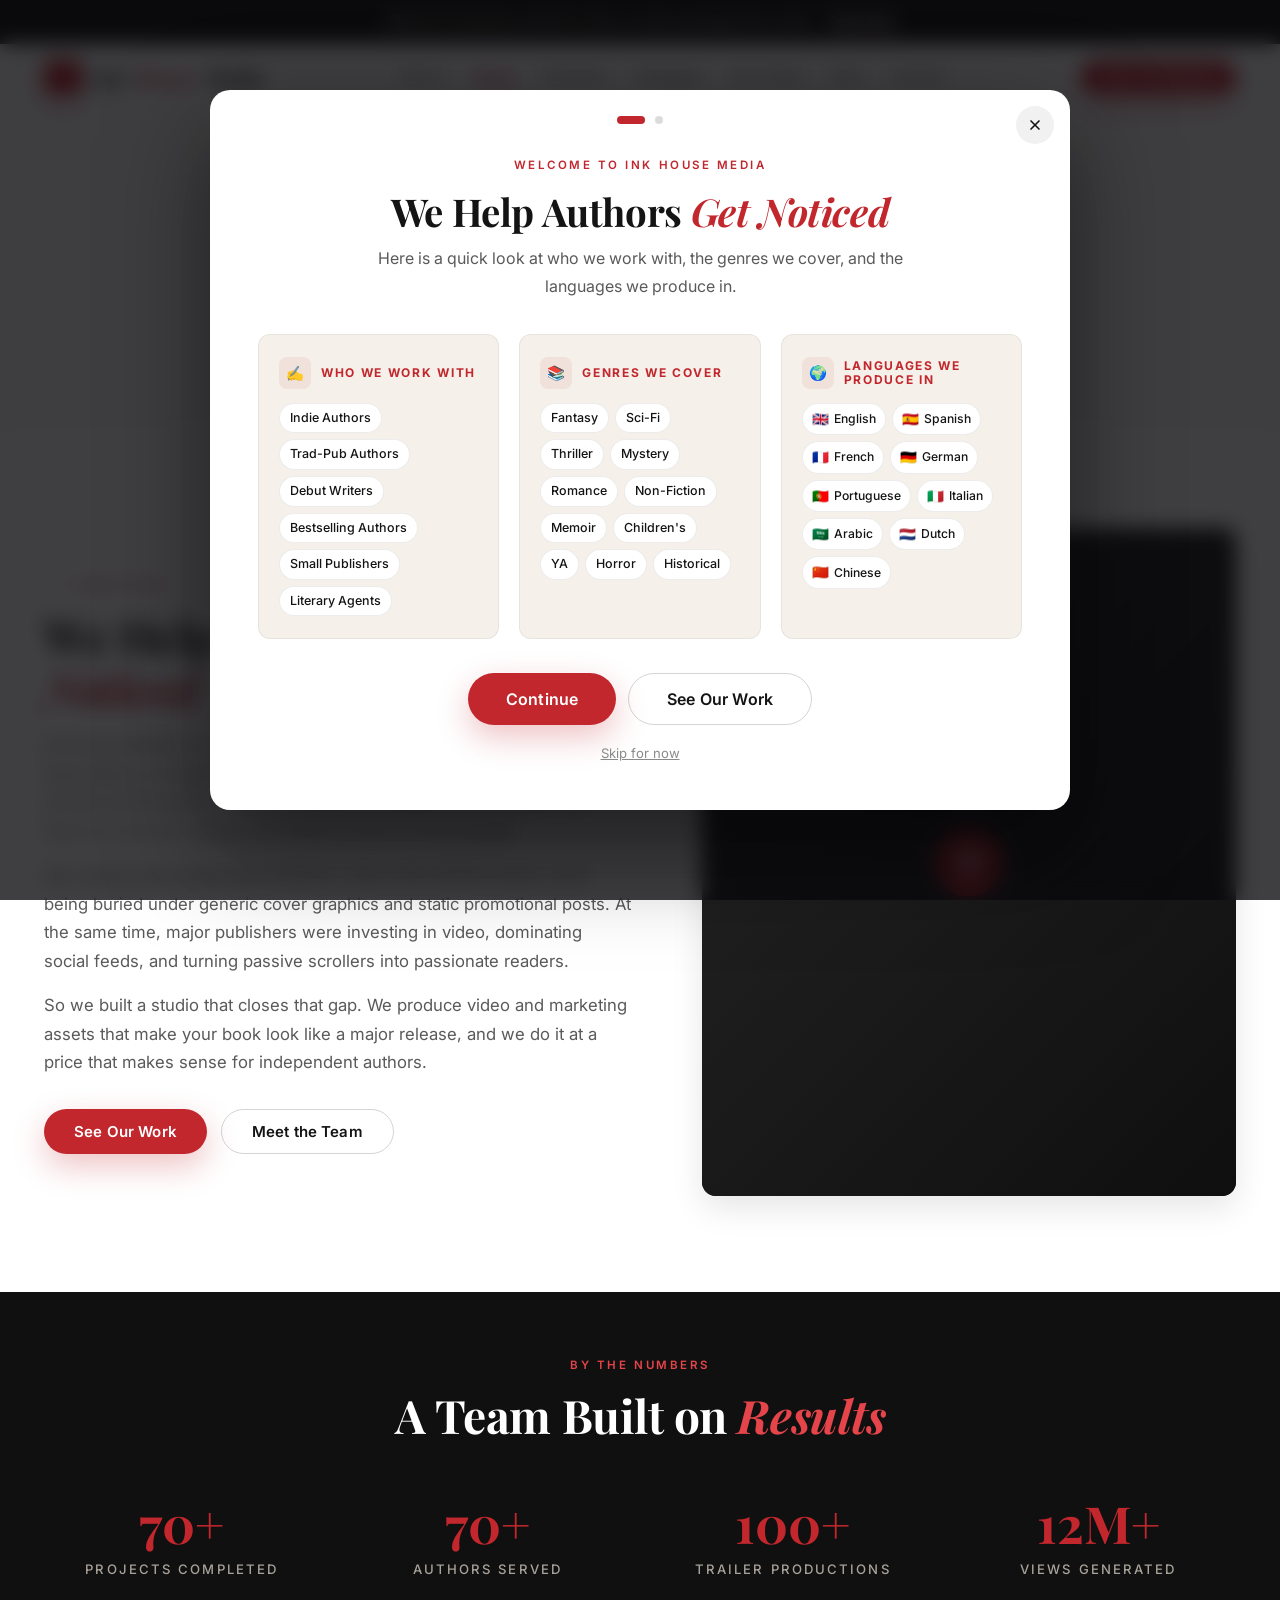
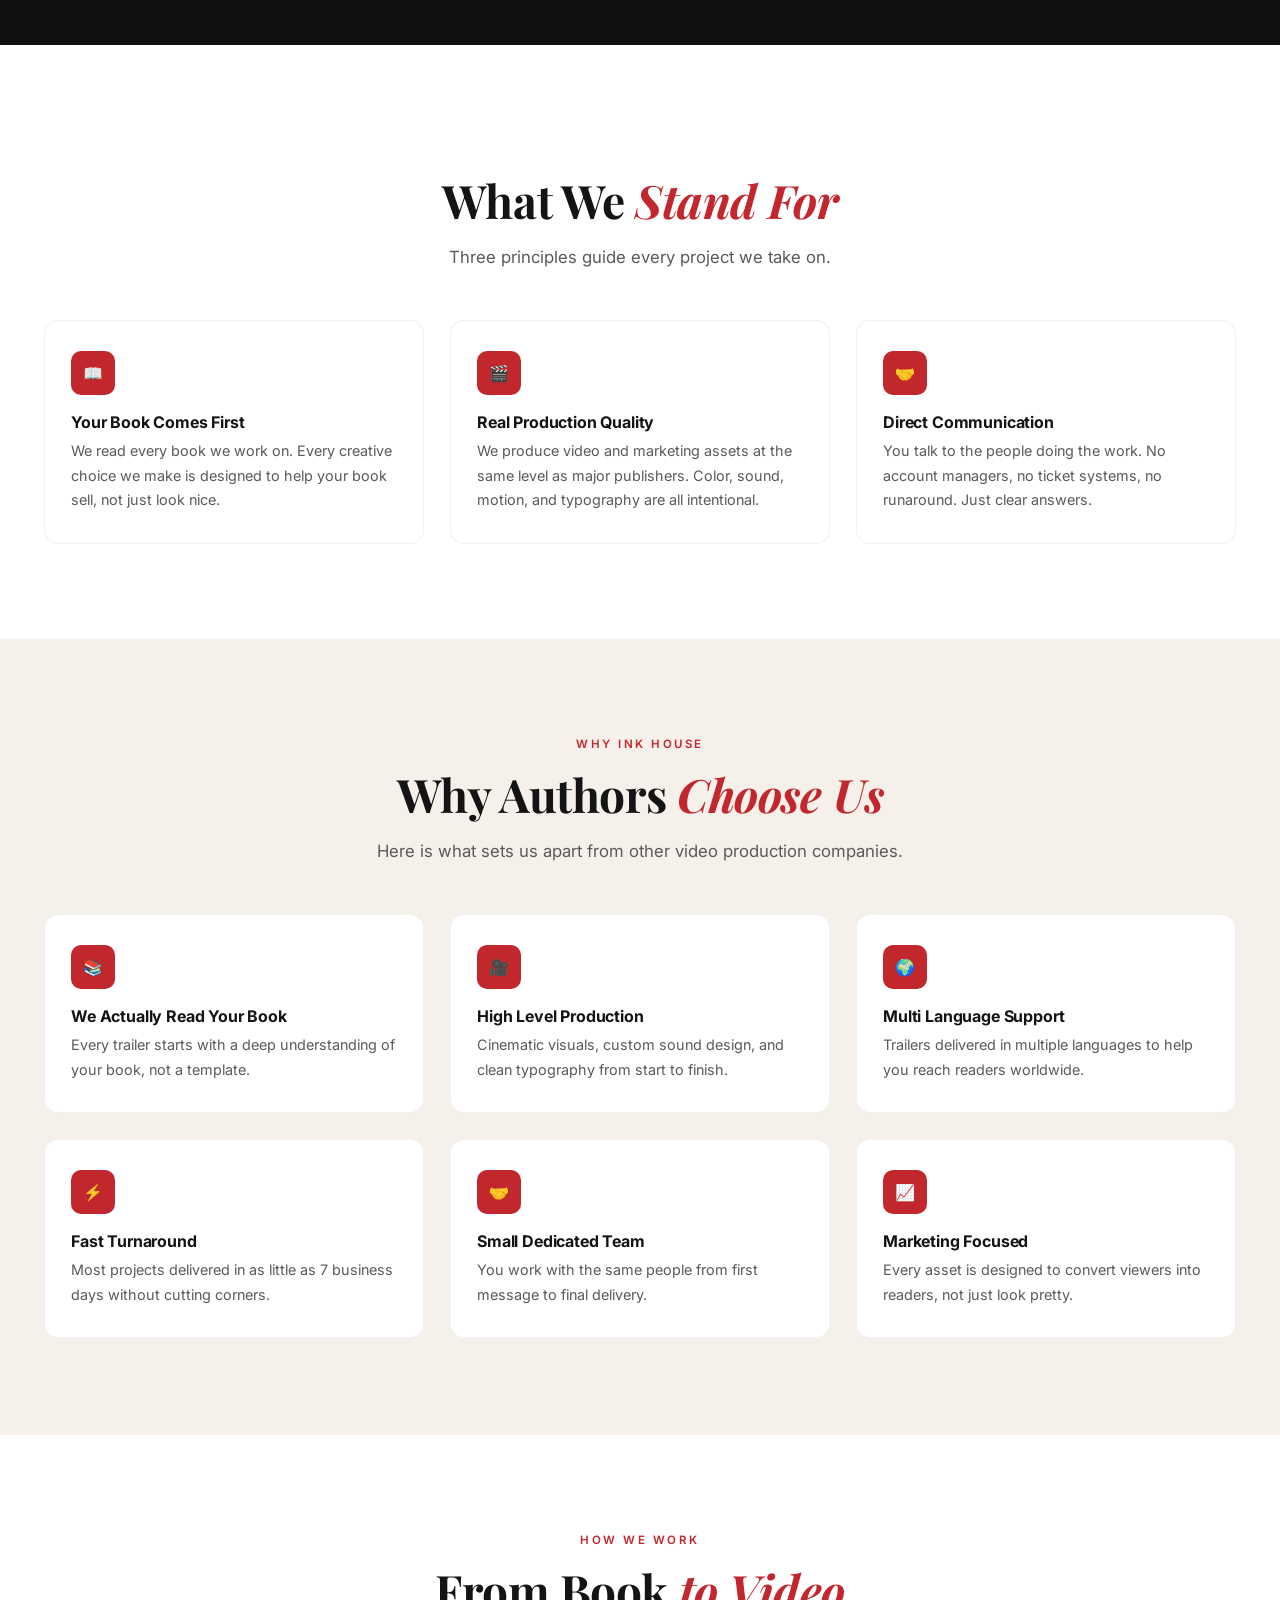
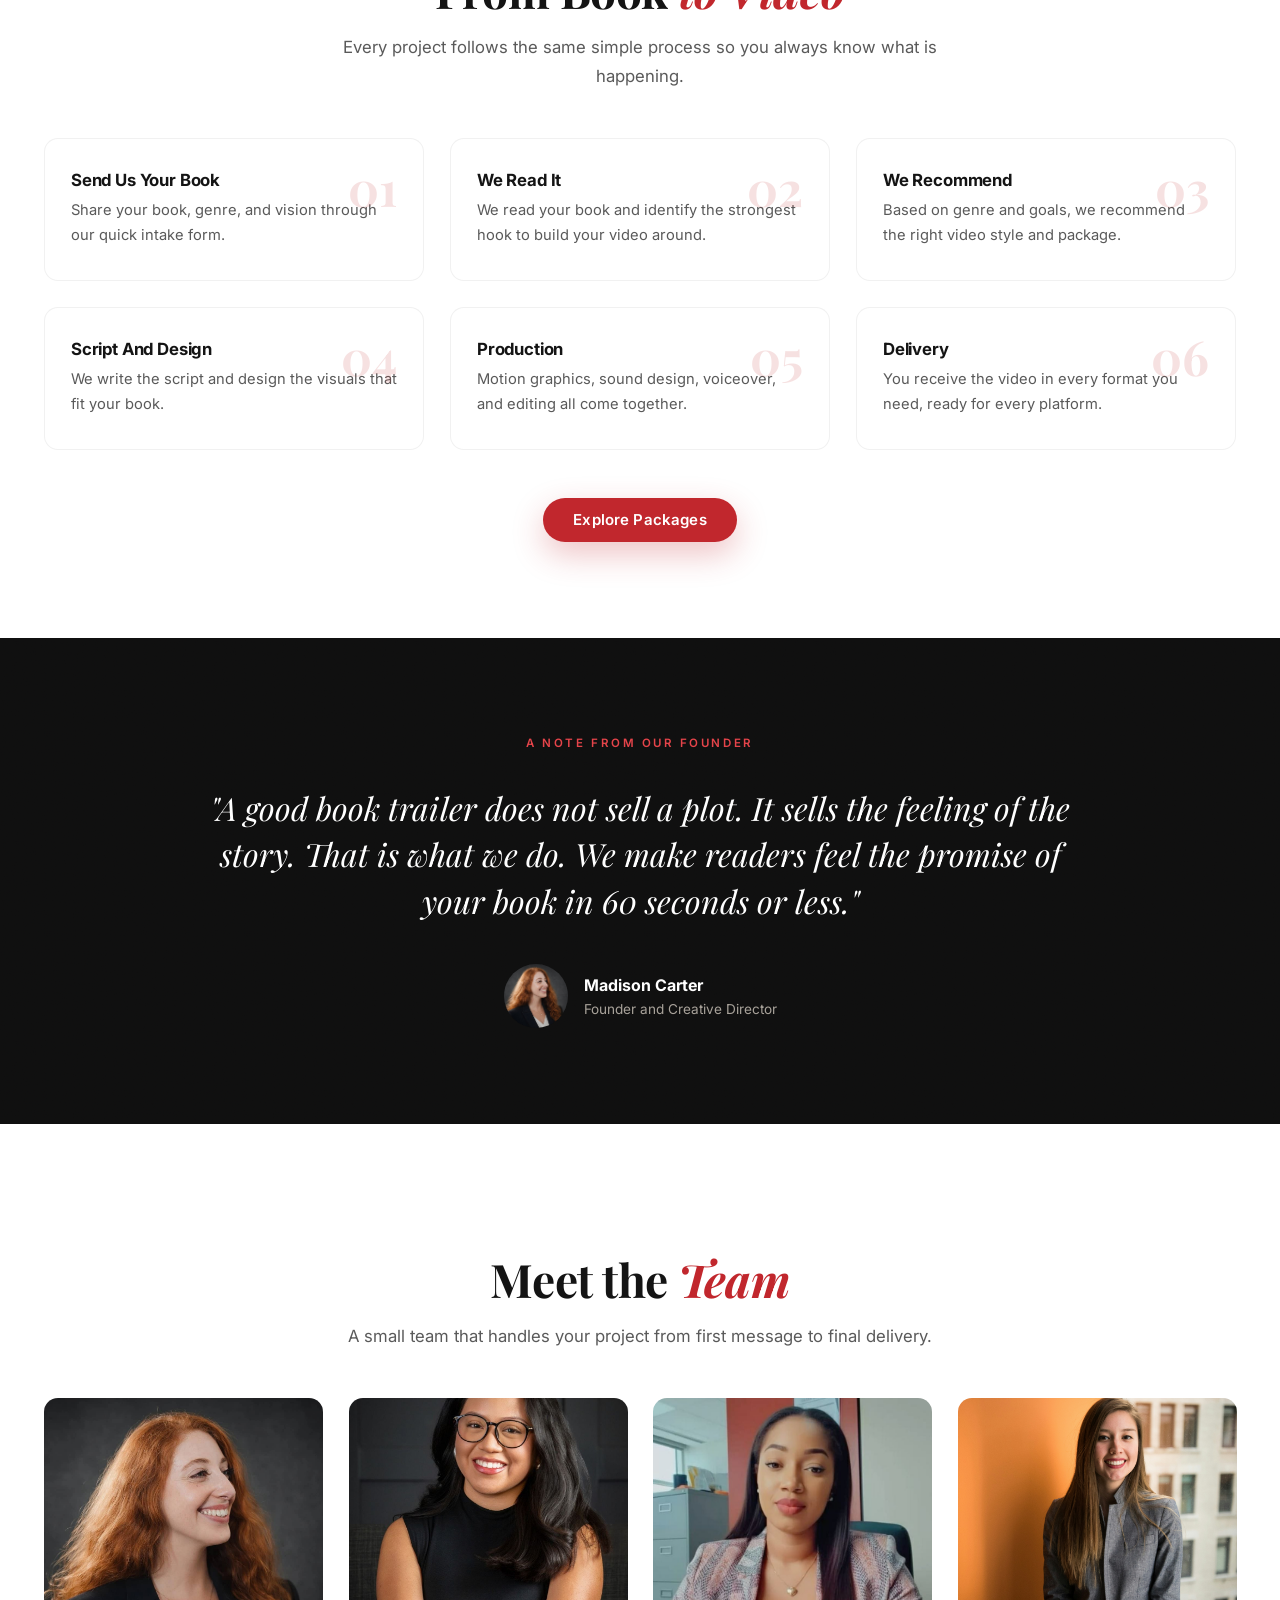
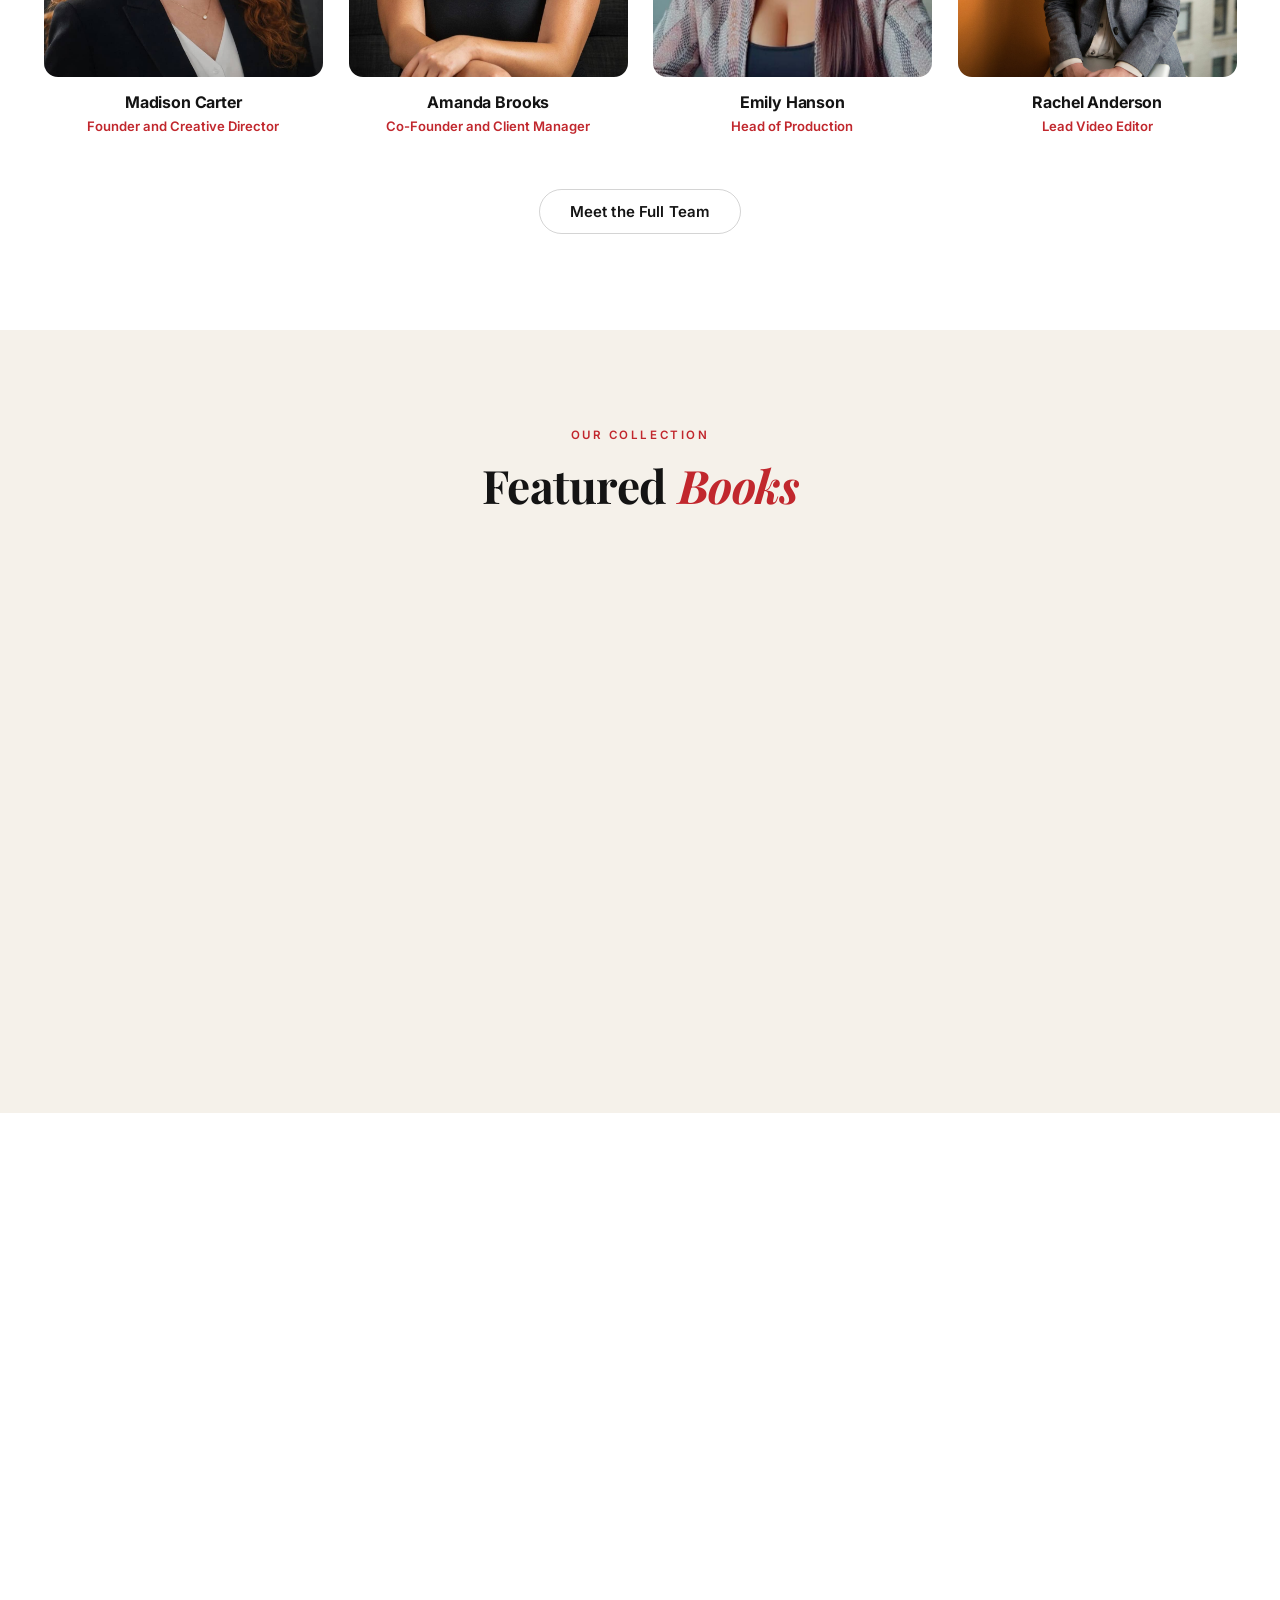
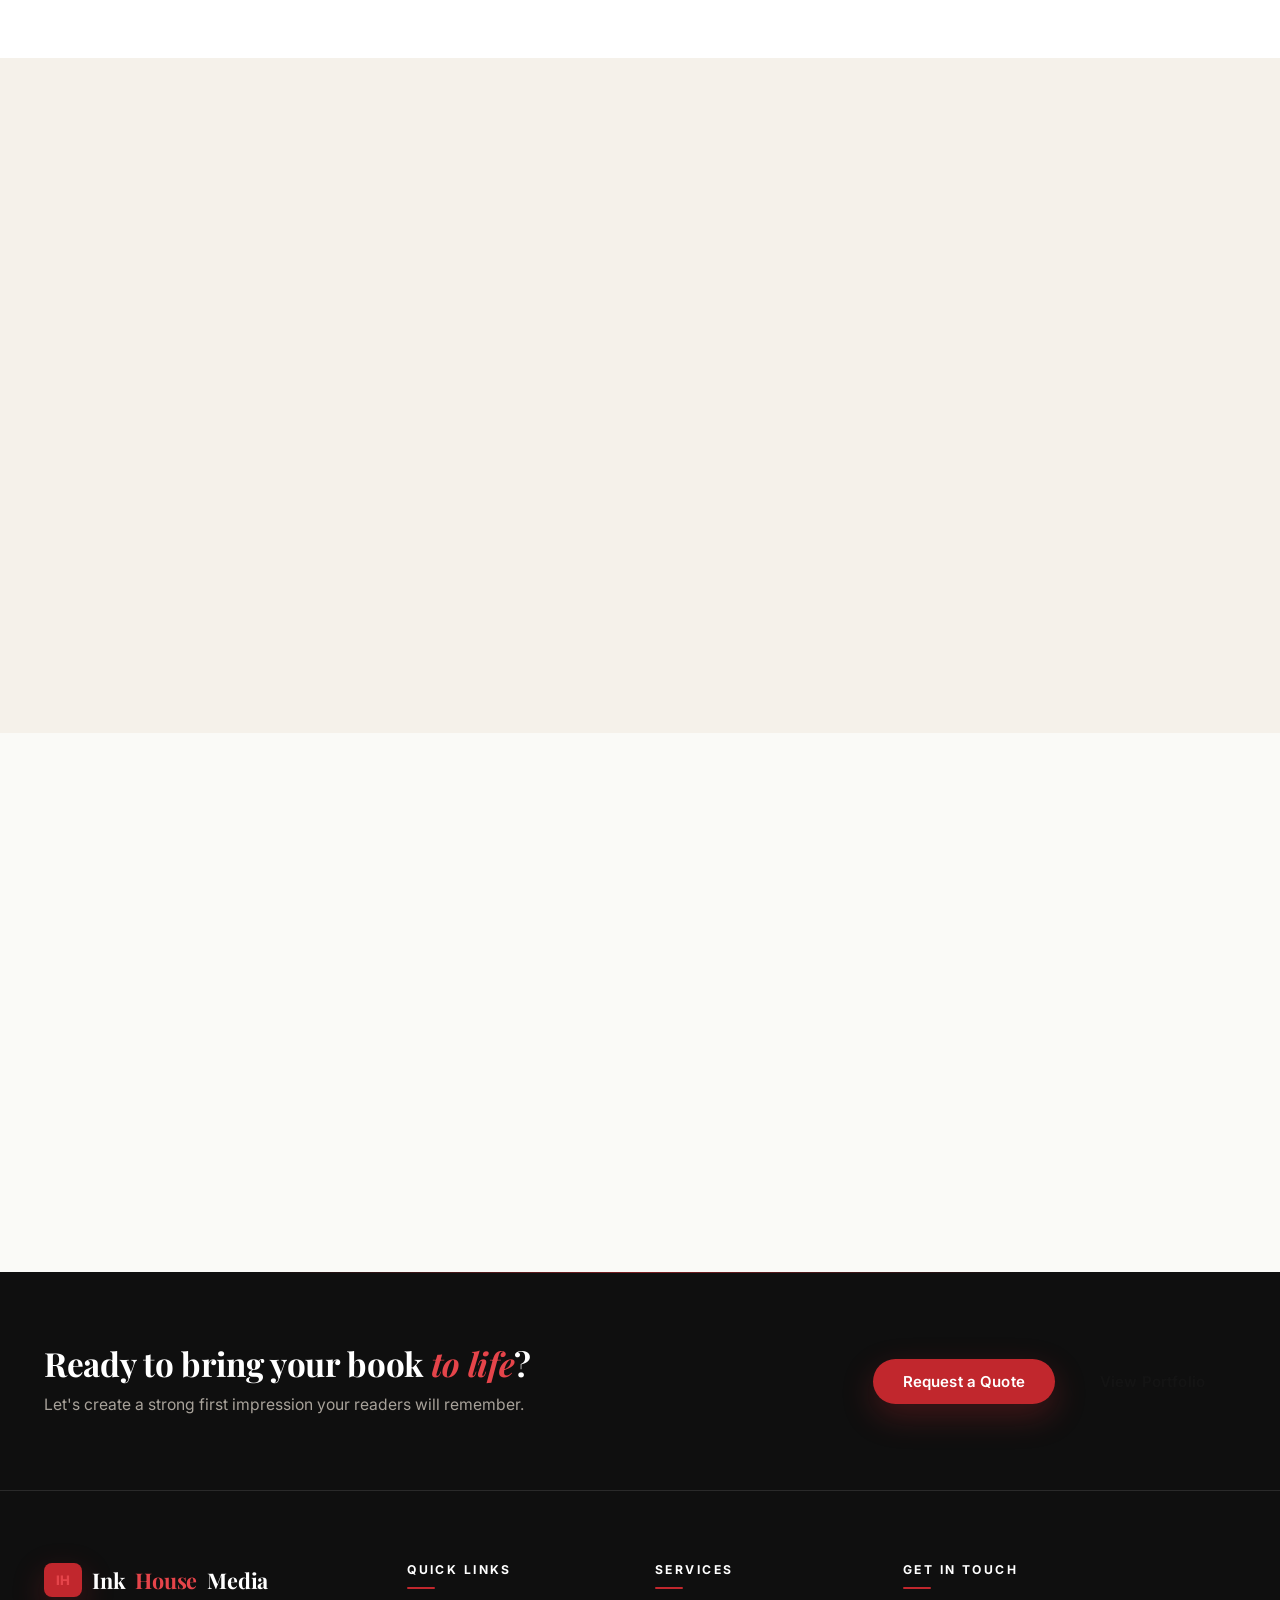
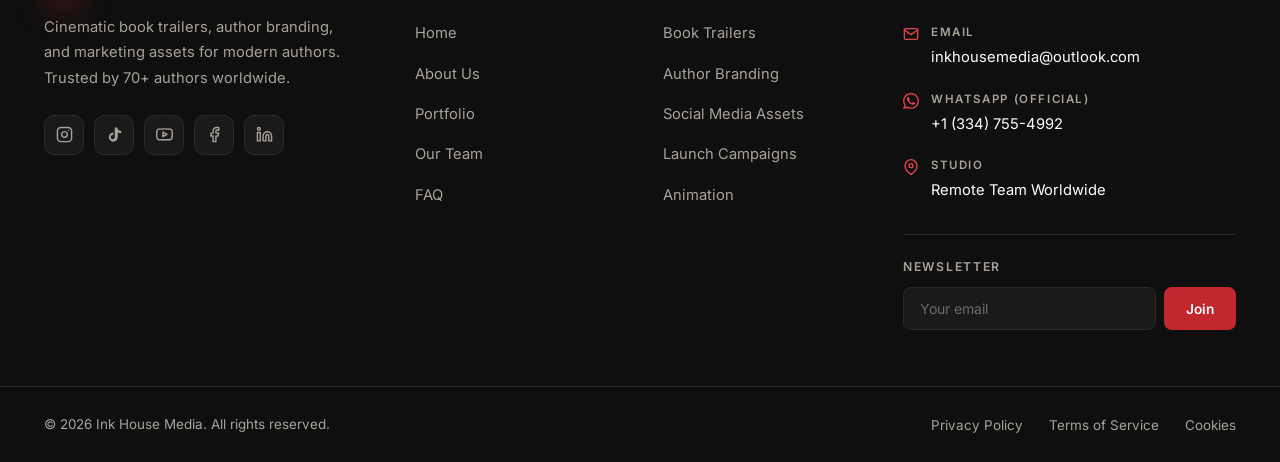
<file: about.html>
<!DOCTYPE html>
<html lang="en">
<head>
  <meta charset="UTF-8">
  <meta name="viewport" content="width=device-width, initial-scale=1.0, viewport-fit=cover">
  <meta name="theme-color" content="#0F0F0F">

  <title>About Us | Ink House Media</title>
  <meta name="description" content="Ink House Media is a small team that helps authors increase their visibility and sales through cinematic book trailers, author branding, and marketing assets.">

  <!-- Open Graph -->
  <meta property="og:title" content="About Ink House Media">
  <meta property="og:description" content="A small team that helps authors increase visibility and sales through cinematic book trailers and marketing assets.">
  <meta property="og:type" content="website">
  <meta property="og:image" content="assets/images/og-cover.jpg">
  <meta property="og:site_name" content="Ink House Media">

  <!-- Twitter -->
  <meta name="twitter:card" content="summary_large_image">
  <meta name="twitter:title" content="About Ink House Media">
  <meta name="twitter:description" content="A small team that helps authors increase visibility and sales.">

  <!-- Fonts -->
  <link rel="preconnect" href="https://fonts.googleapis.com">
  <link rel="preconnect" href="https://fonts.gstatic.com" crossorigin>
  <link href="https://fonts.googleapis.com/css2?family=Inter:wght@400;500;600;700&family=JetBrains+Mono:wght@400;600&family=Playfair+Display:ital,wght@0,600;0,700;1,600;1,700&display=swap" rel="stylesheet">

  <link rel="stylesheet" href="css/style.css">

  <link rel="icon" type="image/svg+xml" href="data:image/svg+xml,%3Csvg xmlns='http://www.w3.org/2000/svg' viewBox='0 0 32 32'%3E%3Crect width='32' height='32' rx='7' fill='%23C1272D'/%3E%3Ctext x='50%25' y='54%25' text-anchor='middle' dominant-baseline='middle' font-family='Georgia,serif' font-size='18' font-weight='700' fill='white'%3EIH%3C/text%3E%3C/svg%3E">
</head>
<body>

  <!-- ============================================================
       WELCOME POPUP
       ============================================================ -->
  <div class="popup" id="welcomePopup" role="dialog" aria-modal="true" aria-labelledby="popupTitle1" hidden>

    <div class="popup__modal" id="popupStep1">
      <button class="popup__close" type="button" aria-label="Close" data-popup-close>
        <svg viewBox="0 0 24 24" fill="none" stroke="currentColor" stroke-width="2.5" stroke-linecap="round" stroke-linejoin="round"><line x1="18" y1="6" x2="6" y2="18"/><line x1="6" y1="6" x2="18" y2="18"/></svg>
      </button>

      <div class="popup__steps">
        <div class="popup__step-dot active"></div>
        <div class="popup__step-dot"></div>
      </div>

      <div class="popup__body">
        <span class="eyebrow eyebrow--center">Welcome to Ink House Media</span>
        <h2 class="popup__title" id="popupTitle1">
          We Help Authors <em>Get Noticed</em>
        </h2>
        <p class="popup__lead">
          Here is a quick look at who we work with, the genres we cover, and the languages we produce in.
        </p>

        <div class="popup__audience">

          <div class="popup__col">
            <div class="popup__col-head">
              <div class="popup__col-icon" aria-hidden="true">✍️</div>
              <h4>Who We Work With</h4>
            </div>
            <div class="popup__tags">
              <span class="popup__tag">Indie Authors</span>
              <span class="popup__tag">Trad-Pub Authors</span>
              <span class="popup__tag">Debut Writers</span>
              <span class="popup__tag">Bestselling Authors</span>
              <span class="popup__tag">Small Publishers</span>
              <span class="popup__tag">Literary Agents</span>
            </div>
          </div>

          <div class="popup__col">
            <div class="popup__col-head">
              <div class="popup__col-icon" aria-hidden="true">📚</div>
              <h4>Genres We Cover</h4>
            </div>
            <div class="popup__tags">
              <span class="popup__tag">Fantasy</span>
              <span class="popup__tag">Sci-Fi</span>
              <span class="popup__tag">Thriller</span>
              <span class="popup__tag">Mystery</span>
              <span class="popup__tag">Romance</span>
              <span class="popup__tag">Non-Fiction</span>
              <span class="popup__tag">Memoir</span>
              <span class="popup__tag">Children's</span>
              <span class="popup__tag">YA</span>
              <span class="popup__tag">Horror</span>
              <span class="popup__tag">Historical</span>
            </div>
          </div>

          <div class="popup__col">
            <div class="popup__col-head">
              <div class="popup__col-icon" aria-hidden="true">🌍</div>
              <h4>Languages We Produce In</h4>
            </div>
            <div class="popup__langs">
              <span class="popup__lang"><span>🇬🇧</span> English</span>
              <span class="popup__lang"><span>🇪🇸</span> Spanish</span>
              <span class="popup__lang"><span>🇫🇷</span> French</span>
              <span class="popup__lang"><span>🇩🇪</span> German</span>
              <span class="popup__lang"><span>🇵🇹</span> Portuguese</span>
              <span class="popup__lang"><span>🇮🇹</span> Italian</span>
              <span class="popup__lang"><span>🇸🇦</span> Arabic</span>
              <span class="popup__lang"><span>🇳🇱</span> Dutch</span>
              <span class="popup__lang"><span>🇨🇳</span> Chinese</span>
            </div>
          </div>

        </div>

        <div class="popup__actions">
          <button type="button" class="btn btn--primary btn--lg" data-popup-next>
            Continue
          </button>
          <a href="portfolio.html" class="btn btn--ghost btn--lg">
            See Our Work
          </a>
        </div>

        <button type="button" class="popup__skip" data-popup-close>
          Skip for now
        </button>
      </div>
    </div>

    <div class="popup__modal popup__modal--dark" id="popupStep2" style="display:none;">
      <button class="popup__close" type="button" aria-label="Close" data-popup-close>
        <svg viewBox="0 0 24 24" fill="none" stroke="currentColor" stroke-width="2.5" stroke-linecap="round" stroke-linejoin="round"><line x1="18" y1="6" x2="6" y2="18"/><line x1="6" y1="6" x2="18" y2="18"/></svg>
      </button>

      <div class="popup__steps">
        <div class="popup__step-dot"></div>
        <div class="popup__step-dot active"></div>
      </div>

      <div class="popup__body">
        <span class="popup__discount-badge">Limited Time Offer</span>
        <h2 class="popup__title">
          Save <em>20%</em> On Any Combo Package
        </h2>

        <div class="popup__discount">20<sup>%</sup></div>

        <p class="popup__lead">
          Bundle a cinematic book trailer with a full email marketing campaign and save up to <strong style="color:#fff;">$300</strong> on your launch.
        </p>

        <div class="popup__coupon" aria-label="Coupon code">
          <span>USE CODE:</span>
          <strong id="couponCode">COMBO20</strong>
          <button type="button" class="popup__coupon-copy" data-copy-coupon>Copy</button>
        </div>

        <p class="popup__meta">
          Valid through <strong id="promoExpiry">the end of this month</strong>. Mention the code when you get in touch.
        </p>

        <div class="popup__actions">
          <a href="services.html#combos" class="btn btn--primary btn--lg">
            Claim This Offer
          </a>
          <a href="contact.html" class="btn btn--ghost btn--lg">
            Talk to Us
          </a>
        </div>

        <button type="button" class="popup__skip" data-popup-close>
          No thanks
        </button>
      </div>
    </div>

  </div>

  <!-- ANNOUNCEMENT -->
  <div class="announce">
    <span>🎬 <strong>Book Campaigns:</strong> Get <strong>20% off</strong> our combo packages this month</span>
    <a href="services.html#combos">Order Now</a>
  </div>

  <!-- HEADER -->
  <header class="site-header">
    <div class="header-inner">
      <a href="index.html" class="logo" aria-label="Ink House Media Home">
        <span class="logo__mark">IH</span> Ink<span>House</span> Media
      </a>

      <button class="nav-toggle" aria-label="Toggle navigation" aria-expanded="false">☰</button>

      <nav class="main-nav" aria-label="Primary">
        <a href="index.html">Home</a>
        <a href="about.html">About</a>
        <a href="portfolio.html">Portfolio</a>
        <a href="services.html">Packages</a>
        <a href="team.html">Our Team</a>
        <a href="faq.html">FAQ</a>
        <a href="contact.html">Contact</a>
      </nav>

      <div class="header-cta">
        <a href="contact.html" class="btn btn--primary btn--sm">Get a Free Quote</a>
      </div>
    </div>
  </header>

  <!-- PAGE BANNER -->
  <div class="page-banner">
    <nav class="breadcrumbs" aria-label="Breadcrumb">
      <a href="index.html">Home</a>
      <span>About Us</span>
    </nav>
    <h1>Helping Authors <em style="color:var(--crimson); font-style:italic;">Get Noticed</em></h1>
    <p>Ink House Media is a small team that helps authors increase their visibility and sales through cinematic book trailers, author branding, and marketing assets.</p>
  </div>

  <!-- STORY SECTION -->
  <section class="section--paper">
    <div class="container" style="display:grid; grid-template-columns:1.1fr 1fr; gap:70px; align-items:center;">
      <div class="reveal">
        <span class="eyebrow">Our Story</span>
        <h2 class="section-title">We Help Authors <em>Get Noticed</em></h2>

        <p class="section-sub mb-16">
          Ink House Media is a small team of individuals who figured out a way to help authors
          increase their visibility and sales. We are not storytellers and we are not filmmakers.
          We are marketers, designers, and editors who focus on one job. Getting your book in
          front of more people.
        </p>

        <p class="section-sub mb-16">
          We noticed that independent authors, many with brilliant books, were being buried
          under generic cover graphics and static promotional posts. At the same time, major
          publishers were investing in video, dominating social feeds, and turning passive
          scrollers into passionate readers.
        </p>

        <p class="section-sub mb-32">
          So we built a studio that closes that gap. We produce video and marketing assets
          that make your book look like a major release, and we do it at a price that makes
          sense for independent authors.
        </p>

        <div class="d-flex flex-wrap gap-14">
          <a href="portfolio.html" class="btn btn--primary">See Our Work</a>
          <a href="team.html" class="btn btn--ghost">Meet the Team</a>
        </div>
      </div>

      <div class="reveal reveal--delay-1">
        <div class="trailer-card" style="aspect-ratio: 4/5;">
          <div class="trailer-card__media" style="aspect-ratio: 4/5;">
            <span class="rec-badge">Studio</span>
            <div class="trailer-card__play" aria-hidden="true">▶</div>
          </div>
        </div>
      </div>
    </div>
  </section>

  <!-- STATS (DARK) -->
  <section class="section--dark grain section--tight">
    <div class="container">
      <div class="center mb-32">
        <span class="eyebrow eyebrow--center reveal" style="color:var(--crimson-soft);">By The Numbers</span>
        <h2 class="section-title reveal" style="color:#fff;">A Team Built on <em style="color:var(--crimson-soft);">Results</em></h2>
      </div>

      <div class="stats-row reveal reveal--delay-1" style="margin-bottom:0;">
        <div class="stat"><div class="stat__num">70+</div><div class="stat__label" style="color:var(--on-dark-muted);">Projects Completed</div></div>
        <div class="stat"><div class="stat__num">70+</div><div class="stat__label" style="color:var(--on-dark-muted);">Authors Served</div></div>
        <div class="stat"><div class="stat__num">100+</div><div class="stat__label" style="color:var(--on-dark-muted);">Trailer Productions</div></div>
        <div class="stat"><div class="stat__num">12M+</div><div class="stat__label" style="color:var(--on-dark-muted);">Views Generated</div></div>
      </div>
    </div>
  </section>

  <!-- MISSION -->
  <section class="section--paper">
    <div class="container">
      <div class="center mb-48">
        <span class="eyebrow eyebrow--center reveal">Our Mission</span>
        <h2 class="section-title reveal">What We <em>Stand For</em></h2>
        <p class="section-sub reveal mx-auto">Three principles guide every project we take on.</p>
      </div>

      <div class="why-grid">
        <div class="why-card reveal">
          <div class="why-card__icon" aria-hidden="true">📖</div>
          <h4>Your Book Comes First</h4>
          <p>We read every book we work on. Every creative choice we make is designed to help your book sell, not just look nice.</p>
        </div>
        <div class="why-card reveal reveal--delay-1">
          <div class="why-card__icon" aria-hidden="true">🎬</div>
          <h4>Real Production Quality</h4>
          <p>We produce video and marketing assets at the same level as major publishers. Color, sound, motion, and typography are all intentional.</p>
        </div>
        <div class="why-card reveal reveal--delay-2">
          <div class="why-card__icon" aria-hidden="true">🤝</div>
          <h4>Direct Communication</h4>
          <p>You talk to the people doing the work. No account managers, no ticket systems, no runaround. Just clear answers.</p>
        </div>
      </div>
    </div>
  </section>

  <!-- WHY CHOOSE -->
  <section class="section--cream">
    <div class="container">
      <div class="center mb-48">
        <span class="eyebrow eyebrow--center reveal">Why Ink House</span>
        <h2 class="section-title reveal">Why Authors <em>Choose Us</em></h2>
        <p class="section-sub reveal mx-auto">Here is what sets us apart from other video production companies.</p>
      </div>

      <div class="why-grid">
        <div class="why-card reveal">
          <div class="why-card__icon" aria-hidden="true">📚</div>
          <h4>We Actually Read Your Book</h4>
          <p>Every trailer starts with a deep understanding of your book, not a template.</p>
        </div>
        <div class="why-card reveal reveal--delay-1">
          <div class="why-card__icon" aria-hidden="true">🎥</div>
          <h4>High Level Production</h4>
          <p>Cinematic visuals, custom sound design, and clean typography from start to finish.</p>
        </div>
        <div class="why-card reveal reveal--delay-2">
          <div class="why-card__icon" aria-hidden="true">🌍</div>
          <h4>Multi Language Support</h4>
          <p>Trailers delivered in multiple languages to help you reach readers worldwide.</p>
        </div>
        <div class="why-card reveal">
          <div class="why-card__icon" aria-hidden="true">⚡</div>
          <h4>Fast Turnaround</h4>
          <p>Most projects delivered in as little as 7 business days without cutting corners.</p>
        </div>
        <div class="why-card reveal reveal--delay-1">
          <div class="why-card__icon" aria-hidden="true">🤝</div>
          <h4>Small Dedicated Team</h4>
          <p>You work with the same people from first message to final delivery.</p>
        </div>
        <div class="why-card reveal reveal--delay-2">
          <div class="why-card__icon" aria-hidden="true">📈</div>
          <h4>Marketing Focused</h4>
          <p>Every asset is designed to convert viewers into readers, not just look pretty.</p>
        </div>
      </div>
    </div>
  </section>

  <!-- PROCESS -->
  <section class="section--paper">
    <div class="container">
      <div class="center mb-48">
        <span class="eyebrow eyebrow--center reveal">How We Work</span>
        <h2 class="section-title reveal">From Book <em>to Video</em></h2>
        <p class="section-sub reveal mx-auto">Every project follows the same simple process so you always know what is happening.</p>
      </div>

      <div class="steps-grid">
        <div class="step reveal">
          <span class="step__num">01</span>
          <h4>Send Us Your Book</h4>
          <p>Share your book, genre, and vision through our quick intake form.</p>
        </div>
        <div class="step reveal reveal--delay-1">
          <span class="step__num">02</span>
          <h4>We Read It</h4>
          <p>We read your book and identify the strongest hook to build your video around.</p>
        </div>
        <div class="step reveal reveal--delay-2">
          <span class="step__num">03</span>
          <h4>We Recommend</h4>
          <p>Based on genre and goals, we recommend the right video style and package.</p>
        </div>
        <div class="step reveal">
          <span class="step__num">04</span>
          <h4>Script And Design</h4>
          <p>We write the script and design the visuals that fit your book.</p>
        </div>
        <div class="step reveal reveal--delay-1">
          <span class="step__num">05</span>
          <h4>Production</h4>
          <p>Motion graphics, sound design, voiceover, and editing all come together.</p>
        </div>
        <div class="step reveal reveal--delay-2">
          <span class="step__num">06</span>
          <h4>Delivery</h4>
          <p>You receive the video in every format you need, ready for every platform.</p>
        </div>
      </div>

      <div class="center mt-48">
        <a href="services.html" class="btn btn--primary">Explore Packages</a>
      </div>
    </div>
  </section>

  <!-- FOUNDER QUOTE (DARK) -->
  <section class="section--dark grain">
    <div class="container">
      <div class="reveal" style="max-width:900px; margin-inline:auto; text-align:center;">
        <span class="eyebrow eyebrow--center" style="color:var(--crimson-soft);">A Note From Our Founder</span>
        <p style="font-family:var(--font-display); font-size:clamp(1.4rem, 2.6vw, 2rem); line-height:1.45; color:#fff; margin:32px 0 40px; font-style:italic;">
          "A good book trailer does not sell a plot. It sells the feeling of the story. That is what we do. We make readers feel the promise of your book in 60 seconds or less."
        </p>

        <div class="d-flex" style="justify-content:center; align-items:center; gap:16px; flex-wrap:wrap;">
          <div style="width:64px; height:64px; border-radius:50%; overflow:hidden;">
            <img src="founder.jpeg" alt="Founder" style="width:100%; height:100%; object-fit:cover;">
          </div>
          <div style="text-align:left;">
            <div style="color:#fff; font-weight:700; font-size:1rem;">Madison Carter</div>
            <div style="color:var(--on-dark-muted); font-size:0.85rem;">Founder and Creative Director</div>
          </div>
        </div>
      </div>
    </div>
  </section>

  <!-- TEAM PREVIEW -->
  <section class="section--paper">
    <div class="container">
      <div class="center mb-48">
        <span class="eyebrow eyebrow--center reveal">Our Team</span>
        <h2 class="section-title reveal">Meet the <em>Team</em></h2>
        <p class="section-sub reveal mx-auto">A small team that handles your project from first message to final delivery.</p>
      </div>

      <div class="team-grid">

        <div class="team-card reveal">
          <div class="team-card__photo">
            <img src="founder.jpeg" alt="Founder and Creative Director" loading="lazy">
          </div>
          <h4>Madison Carter</h4>
          <p>Founder and Creative Director</p>
        </div>

        <div class="team-card reveal reveal--delay-1">
          <div class="team-card__photo">
            <img src="co founder.jpg" alt="Co-Founder and Client Manager" loading="lazy">
          </div>
          <h4>Amanda Brooks</h4>
          <p>Co-Founder and Client Manager</p>
        </div>

        <div class="team-card reveal reveal--delay-2">
          <div class="team-card__photo">
            <img src="head of production.jpeg" alt="Head of Production" loading="lazy">
          </div>
          <h4>Emily Hanson</h4>
          <p>Head of Production</p>
        </div>

        <div class="team-card reveal reveal--delay-3">
          <div class="team-card__photo">
            <img src="videoeditor.jpeg" alt="Lead Video Editor" loading="lazy">
          </div>
          <h4>Rachel Anderson</h4>
          <p>Lead Video Editor</p>
        </div>

      </div>

      <div class="center mt-48">
        <a href="team.html" class="btn btn--ghost">Meet the Full Team</a>
      </div>
    </div>
  </section>

  <!-- FEATURED BOOKS CAROUSEL -->
  <section class="section--cream">
    <div class="container">
      <div class="center mb-32">
        <span class="eyebrow eyebrow--center reveal">Our Collection</span>
        <h2 class="section-title reveal">Featured <em>Books</em></h2>
        <p class="section-sub reveal mx-auto">A selection of books we have had the honor to bring to the screen.</p>
      </div>

      <div class="book-carousel reveal" data-interval="5000" aria-label="Featured books carousel">
        <div class="book-carousel__viewport">
          <div class="book-carousel__track">

            <div class="book-carousel__item" data-title="Book 1">
              <img src="book 1.jpg" alt="Book 1" loading="lazy">
            </div>

            <div class="book-carousel__item" data-title="Book 2">
              <img src="book 2.jpg" alt="Book 2" loading="lazy">
            </div>

            <div class="book-carousel__item" data-title="Book 3">
              <img src="book 3.jpg" alt="Book 3" loading="lazy">
            </div>

            <div class="book-carousel__item" data-title="Book 4">
              <img src="book 4.jpg" alt="Book 4" loading="lazy">
            </div>

            <div class="book-carousel__item" data-title="Book 5">
              <img src="book 5.jpg" alt="Book 5" loading="lazy">
            </div>

            <div class="book-carousel__item" data-title="Book 6">
              <img src="book 6.jpg" alt="Book 6" loading="lazy">
            </div>

            <div class="book-carousel__item" data-title="Book 7">
              <img src="book 7.jpg" alt="Book 7" loading="lazy">
            </div>

            <div class="book-carousel__item" data-title="Book 8">
              <img src="book 8.jpg" alt="Book 8" loading="lazy">
            </div>

            <div class="book-carousel__item" data-title="Book 9">
              <img src="book 9.jpg" alt="Book 9" loading="lazy">
            </div>

          </div>
        </div>

        <div class="book-carousel__controls">
          <button class="book-carousel__btn book-carousel__prev" aria-label="Previous slide" type="button">
            <svg viewBox="0 0 24 24" fill="none" stroke="currentColor" stroke-width="2.5" stroke-linecap="round" stroke-linejoin="round"><polyline points="15 18 9 12 15 6"/></svg>
          </button>

          <div class="book-carousel__dots" role="tablist" aria-label="Slides"></div>

          <button class="book-carousel__btn book-carousel__next" aria-label="Next slide" type="button">
            <svg viewBox="0 0 24 24" fill="none" stroke="currentColor" stroke-width="2.5" stroke-linecap="round" stroke-linejoin="round"><polyline points="9 18 15 12 9 6"/></svg>
          </button>
        </div>

        <div class="book-carousel__progress">
          <div class="book-carousel__progress-bar"></div>
        </div>
      </div>
    </div>
  </section>

  <!-- TESTIMONIALS -->
  <section class="section--paper">
    <div class="container">
      <div class="center mb-48">
        <span class="eyebrow eyebrow--center reveal">What Authors Say</span>
        <h2 class="section-title reveal">Trusted by <em>Authors</em></h2>
      </div>

      <div class="testimonial-grid">
        <div class="testimonial reveal">
          <p>"My trailer hit 240K views on TikTok in a week. Pre-orders tripled. Ink House Media gets it."</p>
          <div class="author"><strong>Amara Ellison</strong><span>Indie Fantasy Author</span></div>
        </div>
        <div class="testimonial reveal reveal--delay-1">
          <p>"The video quality made my thriller look like a major release. Worth every penny."</p>
          <div class="author"><strong>Daniel Rhodes</strong><span>Traditionally Published Novelist</span></div>
        </div>
        <div class="testimonial reveal reveal--delay-2">
          <p>"I finally have marketing assets I am proud to share. The multi format delivery saved me weeks."</p>
          <div class="author"><strong>Priya Nair</strong><span>Romance Author</span></div>
        </div>
      </div>
    </div>
  </section>

  <!-- FAQ -->
  <section class="section--cream">
    <div class="container">
      <div class="center mb-48">
        <span class="eyebrow eyebrow--center reveal">FAQ</span>
        <h2 class="section-title reveal">Frequently Asked <em>Questions</em></h2>
      </div>

      <div class="faq-list reveal">
        <div class="faq-item">
          <button class="faq-q" type="button" aria-expanded="false">
            <span class="faq-q__text">Who do you typically work with?</span>
            <span class="faq-q__icon" aria-hidden="true"><svg viewBox="0 0 24 24" fill="none" stroke="currentColor" stroke-width="2.5" stroke-linecap="round" stroke-linejoin="round"><polyline points="6 9 12 15 18 9"></polyline></svg></span>
          </button>
          <div class="faq-a">
            <div class="faq-a__inner">
              <p>Independent authors and traditionally published authors, as well as small publishers and literary agents. We have worked with first time self publishers and New York Times bestsellers alike.</p>
            </div>
          </div>
        </div>

        <div class="faq-item">
          <button class="faq-q" type="button" aria-expanded="false">
            <span class="faq-q__text">Do you work with authors outside the US?</span>
            <span class="faq-q__icon" aria-hidden="true"><svg viewBox="0 0 24 24" fill="none" stroke="currentColor" stroke-width="2.5" stroke-linecap="round" stroke-linejoin="round"><polyline points="6 9 12 15 18 9"></polyline></svg></span>
          </button>
          <div class="faq-a">
            <div class="faq-a__inner">
              <p>Yes. We are a remote team and have delivered trailers for authors in over 30 countries. We regularly produce content in English, Spanish, French, German, Portuguese, Arabic, and more.</p>
            </div>
          </div>
        </div>

        <div class="faq-item">
          <button class="faq-q" type="button" aria-expanded="false">
            <span class="faq-q__text">How involved will I be in the process?</span>
            <span class="faq-q__icon" aria-hidden="true"><svg viewBox="0 0 24 24" fill="none" stroke="currentColor" stroke-width="2.5" stroke-linecap="round" stroke-linejoin="round"><polyline points="6 9 12 15 18 9"></polyline></svg></span>
          </button>
          <div class="faq-a">
            <div class="faq-a__inner">
              <p>As involved as you want to be. Some authors hand us the book and let us run with it. Others want to review every frame. We adapt to your style and revision rounds are built into every package.</p>
            </div>
          </div>
        </div>

        <div class="faq-item">
          <button class="faq-q" type="button" aria-expanded="false">
            <span class="faq-q__text">What makes Ink House Media different?</span>
            <span class="faq-q__icon" aria-hidden="true"><svg viewBox="0 0 24 24" fill="none" stroke="currentColor" stroke-width="2.5" stroke-linecap="round" stroke-linejoin="round"><polyline points="6 9 12 15 18 9"></polyline></svg></span>
          </button>
          <div class="faq-a">
            <div class="faq-a__inner">
              <p>Three things. We actually read every book, we produce video at a level most studios reserve for film, and every asset is built to drive measurable marketing results, not just look impressive.</p>
            </div>
          </div>
        </div>
      </div>
    </div>
  </section>

  <!-- CTA -->
  <section>
    <div class="container">
      <div class="cta-banner grain reveal">
        <span class="eyebrow eyebrow--center" style="color:var(--crimson-soft);">Let's Get Started</span>
        <h2>Ready to Get Your Book Noticed?</h2>
        <p>Tell us about your book and we will take it from there.</p>
        <div class="d-flex flex-wrap gap-14" style="justify-content:center;">
          <a href="contact.html" class="btn btn--primary btn--lg">Request a Quote</a>
          <a href="portfolio.html" class="btn btn--ghost btn--lg">View Portfolio</a>
        </div>
      </div>
    </div>
  </section>

  <!-- FOOTER -->
  <footer class="site-footer">

    <div class="footer-cta">
      <div class="container footer-cta__inner">
        <div>
          <h3>Ready to bring your book <em>to life</em>?</h3>
          <p>Let's create a strong first impression your readers will remember.</p>
        </div>
        <div class="d-flex flex-wrap gap-14">
          <a href="contact.html" class="btn btn--primary">Request a Quote</a>
          <a href="portfolio.html" class="btn btn--ghost">View Portfolio</a>
        </div>
      </div>
    </div>

    <div class="footer-main">
      <div class="container">
        <div class="footer-grid">

          <div class="footer-brand">
            <a href="index.html" class="logo" aria-label="Ink House Media Home">
              <span class="logo__mark">IH</span> Ink<span>House</span> Media
            </a>
            <p>Cinematic book trailers, author branding, and marketing assets for modern authors. Trusted by 70+ authors worldwide.</p>

            <div class="footer-social">
              <a href="#" aria-label="Instagram" rel="noopener"><svg viewBox="0 0 24 24" fill="none" stroke="currentColor" stroke-width="2" stroke-linecap="round" stroke-linejoin="round"><rect x="2" y="2" width="20" height="20" rx="5"/><path d="M16 11.37A4 4 0 1 1 12.63 8 4 4 0 0 1 16 11.37z"/><line x1="17.5" y1="6.5" x2="17.51" y2="6.5"/></svg></a>
              <a href="#" aria-label="TikTok" rel="noopener"><svg viewBox="0 0 24 24" fill="currentColor"><path d="M19.59 6.69a4.83 4.83 0 0 1-3.77-4.25V2h-3.45v13.67a2.89 2.89 0 0 1-5.2 1.74 2.89 2.89 0 0 1 2.31-4.64 2.93 2.93 0 0 1 .88.13V9.4a6.84 6.84 0 0 0-1-.05A6.33 6.33 0 0 0 5.8 20.1a6.34 6.34 0 0 0 10.86-4.43V8.66a8.16 8.16 0 0 0 4.77 1.52v-3.4a4.85 4.85 0 0 1-1.84-.09z"/></svg></a>
              <a href="#" aria-label="YouTube" rel="noopener"><svg viewBox="0 0 24 24" fill="none" stroke="currentColor" stroke-width="2" stroke-linecap="round" stroke-linejoin="round"><path d="M22.54 6.42a2.78 2.78 0 0 0-1.94-2C18.88 4 12 4 12 4s-6.88 0-8.6.46a2.78 2.78 0 0 0-1.94 2A29 29 0 0 0 1 11.75a29 29 0 0 0 .46 5.33A2.78 2.78 0 0 0 3.4 19c1.72.46 8.6.46 8.6.46s6.88 0 8.6-.46a2.78 2.78 0 0 0 1.94-2 29 29 0 0 0 .46-5.25 29 29 0 0 0-.46-5.33z"/><polygon points="9.75 15.02 15.5 11.75 9.75 8.48 9.75 15.02"/></svg></a>
              <a href="#" aria-label="Facebook" rel="noopener"><svg viewBox="0 0 24 24" fill="none" stroke="currentColor" stroke-width="2" stroke-linecap="round" stroke-linejoin="round"><path d="M18 2h-3a5 5 0 0 0-5 5v3H7v4h3v8h4v-8h3l1-4h-4V7a1 1 0 0 1 1-1h3z"/></svg></a>
              <a href="#" aria-label="LinkedIn" rel="noopener"><svg viewBox="0 0 24 24" fill="none" stroke="currentColor" stroke-width="2" stroke-linecap="round" stroke-linejoin="round"><path d="M16 8a6 6 0 0 1 6 6v7h-4v-7a2 2 0 0 0-4 0v7h-4v-7a6 6 0 0 1 6-6z"/><rect x="2" y="9" width="4" height="12"/><circle cx="4" cy="4" r="2"/></svg></a>
            </div>
          </div>

          <div class="footer-col">
            <h4>Quick Links</h4>
            <a href="index.html">Home</a>
            <a href="about.html">About Us</a>
            <a href="portfolio.html">Portfolio</a>
            <a href="team.html">Our Team</a>
            <a href="faq.html">FAQ</a>
          </div>

          <div class="footer-col">
            <h4>Services</h4>
            <a href="services.html">Book Trailers</a>
            <a href="services.html">Author Branding</a>
            <a href="services.html">Social Media Assets</a>
            <a href="services.html">Launch Campaigns</a>
            <a href="services.html">Animation</a>
          </div>

          <div class="footer-col">
            <h4>Get In Touch</h4>

            <div class="footer-contact-item">
              <svg viewBox="0 0 24 24" fill="none" stroke="currentColor" stroke-width="2" stroke-linecap="round" stroke-linejoin="round"><path d="M4 4h16c1.1 0 2 .9 2 2v12c0 1.1-.9 2-2 2H4c-1.1 0-2-.9-2-2V6c0-1.1.9-2 2-2z"/><polyline points="22,6 12,13 2,6"/></svg>
              <div>
                <strong>Email</strong>
                <a href="mailto:inkhousemedia@outlook.com">inkhousemedia@outlook.com</a>
              </div>
            </div>

            <div class="footer-contact-item">
              <svg viewBox="0 0 24 24" fill="currentColor"><path d="M17.472 14.382c-.297-.149-1.758-.867-2.03-.967-.273-.099-.471-.148-.67.15-.197.297-.767.966-.94 1.164-.173.199-.347.223-.644.075-.297-.15-1.255-.463-2.39-1.475-.883-.788-1.48-1.761-1.653-2.059-.173-.297-.018-.458.13-.606.134-.133.298-.347.446-.52.149-.174.198-.298.298-.497.099-.198.05-.371-.025-.52-.075-.149-.669-1.612-.916-2.207-.242-.579-.487-.5-.669-.51-.173-.008-.371-.01-.57-.01-.198 0-.52.074-.792.372-.272.297-1.04 1.016-1.04 2.479 0 1.462 1.065 2.875 1.213 3.074.149.198 2.096 3.2 5.077 4.487.709.306 1.262.489 1.694.625.712.227 1.36.195 1.871.118.571-.085 1.758-.719 2.006-1.413.248-.694.248-1.289.173-1.413-.074-.124-.272-.198-.57-.347m-5.421 7.403h-.004a9.87 9.87 0 0 1-5.031-1.378l-.361-.214-3.741.982.998-3.648-.235-.374a9.86 9.86 0 0 1-1.51-5.26c.001-5.45 4.436-9.884 9.888-9.884 2.64 0 5.122 1.03 6.988 2.898a9.825 9.825 0 0 1 2.893 6.994c-.003 5.45-4.437 9.884-9.885 9.884m8.413-18.297A11.815 11.815 0 0 0 12.05 0C5.495 0 .16 5.335.157 11.892c0 2.096.547 4.142 1.588 5.945L.057 24l6.305-1.654a11.882 11.882 0 0 0 5.683 1.448h.005c6.554 0 11.89-5.335 11.893-11.893a11.821 11.821 0 0 0-3.48-8.413Z"/></svg>
              <div>
                <strong>WhatsApp (Official)</strong>
                <a href="https://wa.me/13347554992" target="_blank" rel="noopener">+1 (334) 755-4992</a>
              </div>
            </div>

            <div class="footer-contact-item">
              <svg viewBox="0 0 24 24" fill="none" stroke="currentColor" stroke-width="2" stroke-linecap="round" stroke-linejoin="round"><path d="M21 10c0 7-9 13-9 13s-9-6-9-13a9 9 0 0 1 18 0z"/><circle cx="12" cy="10" r="3"/></svg>
              <div>
                <strong>Studio</strong>
                <span>Remote Team Worldwide</span>
              </div>
            </div>

            <div class="footer-newsletter">
              <label for="footerEmail">Newsletter</label>
              <form class="newsletter">
                <input id="footerEmail" type="email" placeholder="Your email" required>
                <button type="submit">Join</button>
              </form>
            </div>
          </div>

        </div>
      </div>
    </div>

    <div class="footer-bottom">
      <div class="container footer-bottom__inner">
        <p>© <span data-year>2026</span> Ink House Media. All rights reserved.</p>
        <div class="legal">
          <a href="#">Privacy Policy</a>
          <a href="#">Terms of Service</a>
          <a href="#">Cookies</a>
        </div>
      </div>
    </div>

  </footer>

  <button class="back-to-top" aria-label="Back to top">
    <svg viewBox="0 0 24 24" fill="none" stroke="currentColor" stroke-width="2.5" stroke-linecap="round" stroke-linejoin="round"><polyline points="18 15 12 9 6 15"/></svg>
  </button>

  <script src="js/main.js"></script>
</body>
</html>
</file>
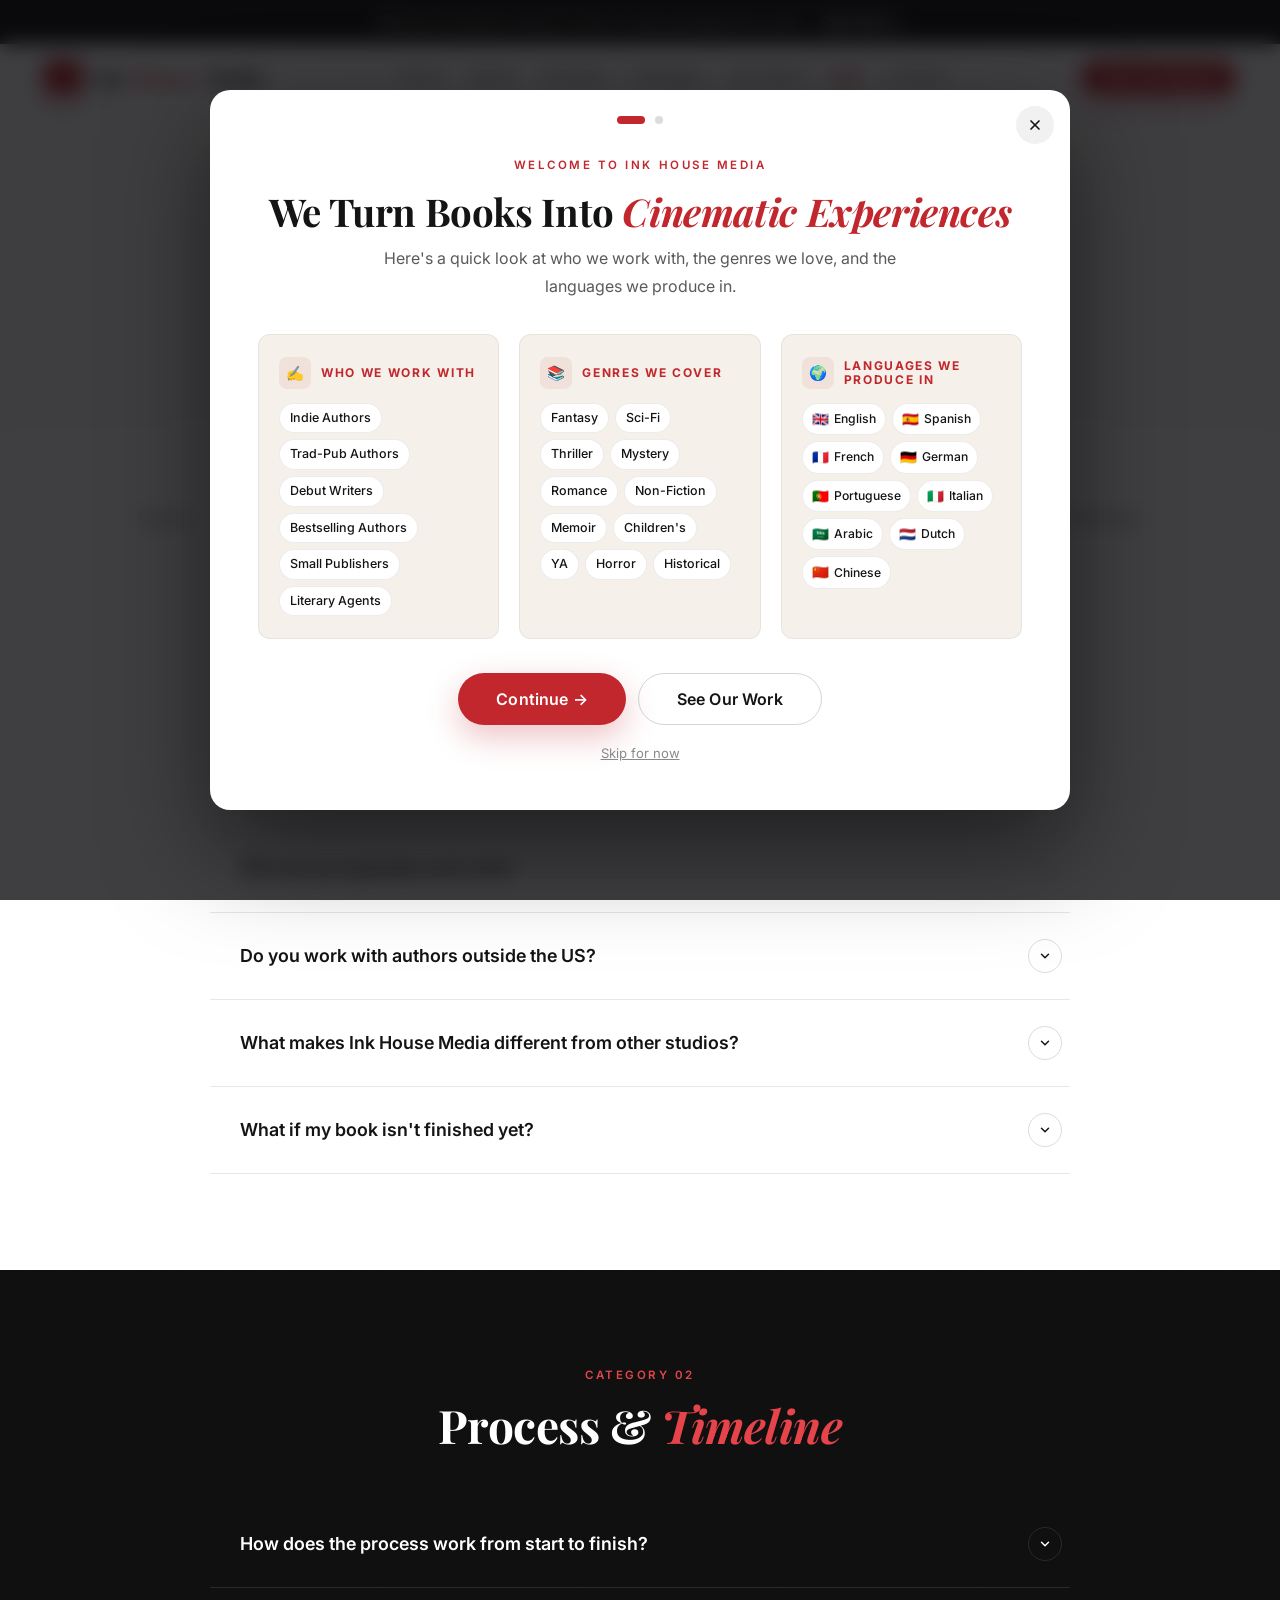
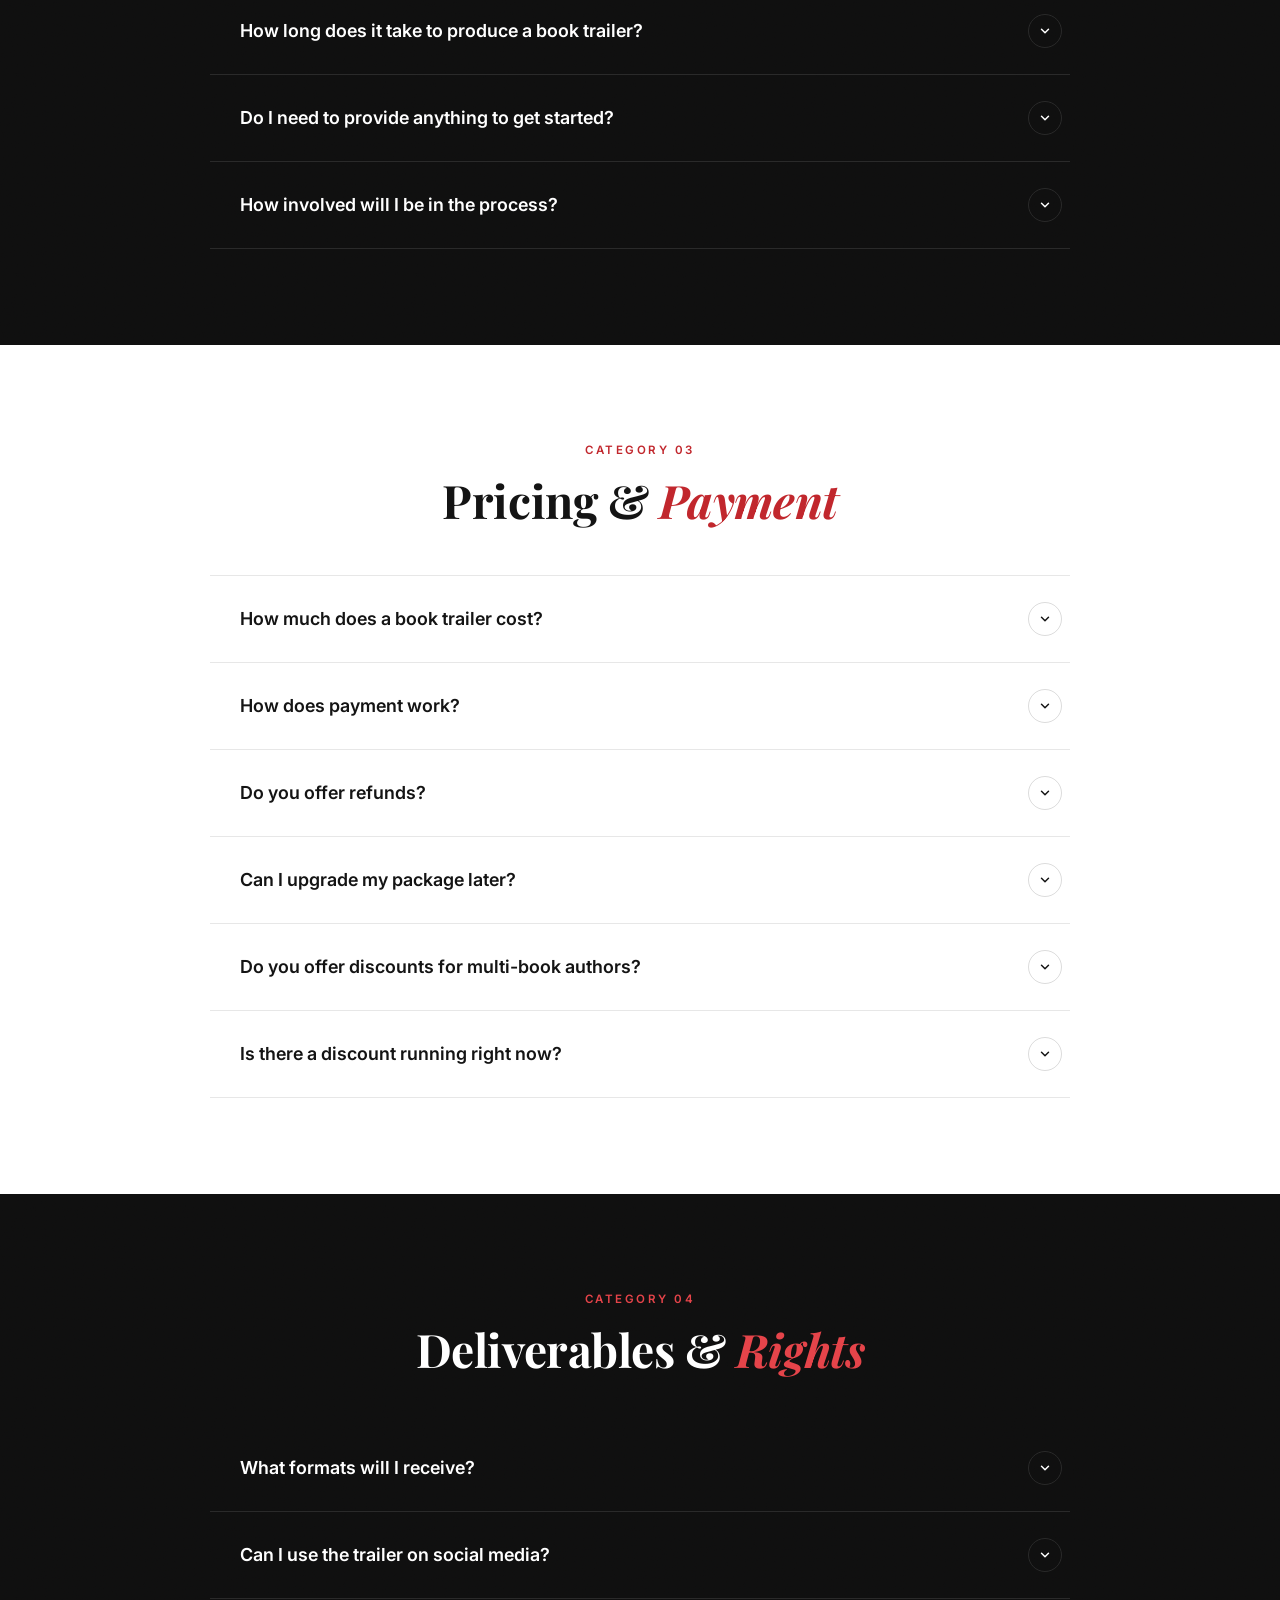
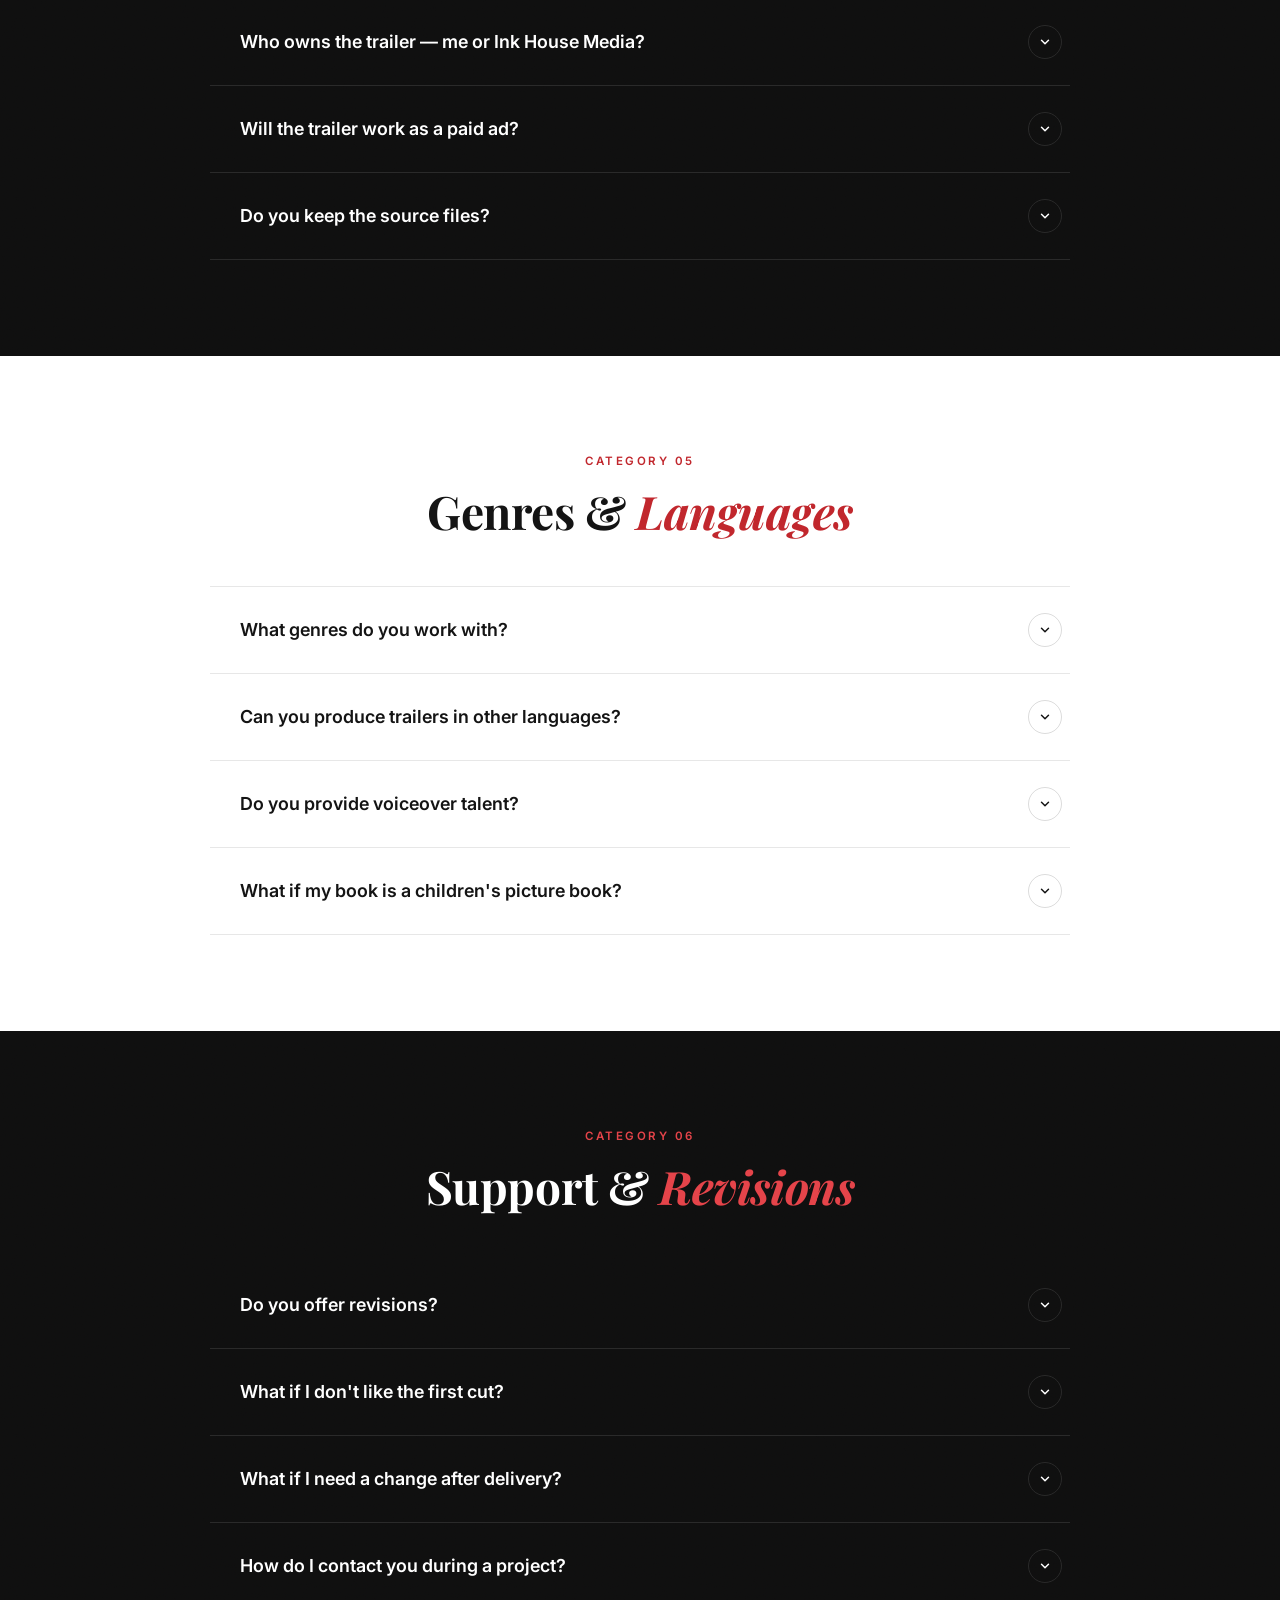
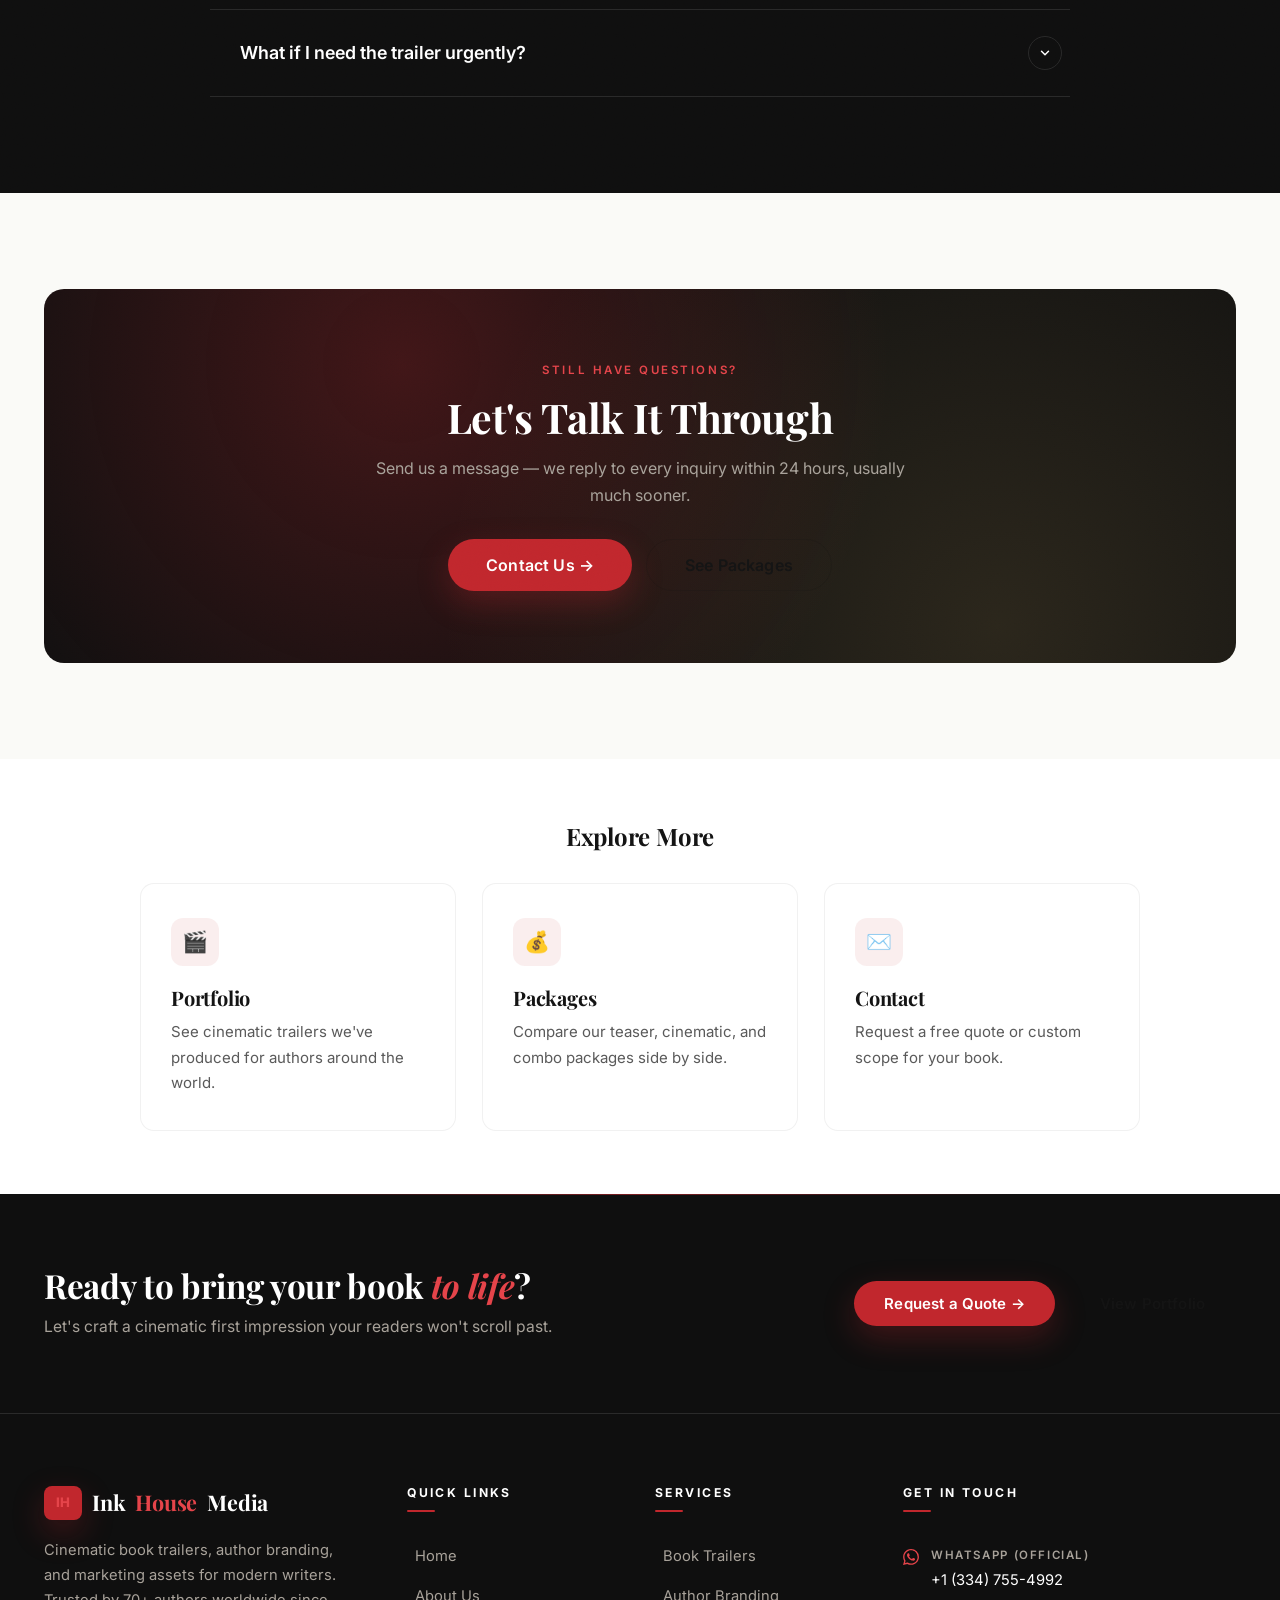
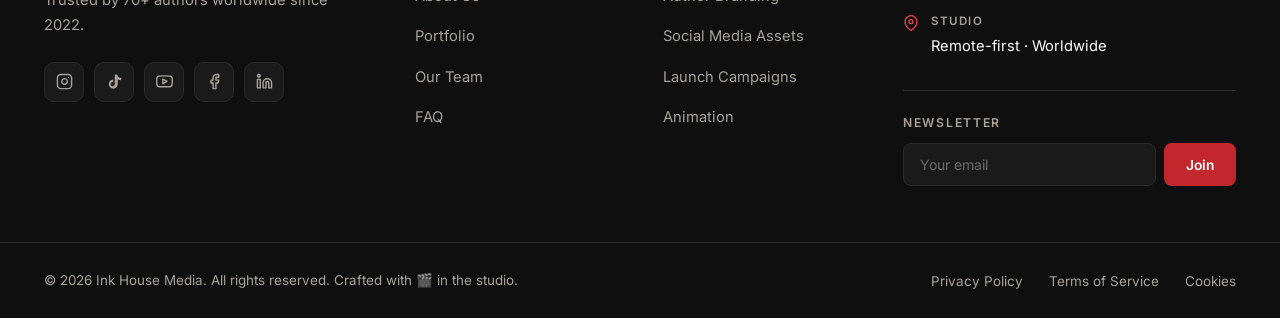
<file: faq.html>
<!DOCTYPE html>
<html lang="en">
<head>
  <meta charset="UTF-8">
  <meta name="viewport" content="width=device-width, initial-scale=1.0">
  <meta name="theme-color" content="#0F0F0F">

  <title>FAQ | Ink House Media — Frequently Asked Questions</title>
  <meta name="description" content="Everything you need to know about working with Ink House Media — pricing, timelines, revisions, file formats, rights, and more.">

  <!-- Open Graph -->
  <meta property="og:title" content="FAQ | Ink House Media">
  <meta property="og:description" content="Everything you need to know about working with Ink House Media.">
  <meta property="og:type" content="website">
  <meta property="og:image" content="assets/images/og-cover.jpg">
  <meta property="og:site_name" content="Ink House Media">

  <!-- Twitter -->
  <meta name="twitter:card" content="summary_large_image">
  <meta name="twitter:title" content="FAQ | Ink House Media">
  <meta name="twitter:description" content="Everything you need to know.">

  <!-- Fonts -->
  <link rel="preconnect" href="https://fonts.googleapis.com">
  <link rel="preconnect" href="https://fonts.gstatic.com" crossorigin>
  <link href="https://fonts.googleapis.com/css2?family=Inter:wght@400;500;600;700&family=JetBrains+Mono:wght@400;600&family=Playfair+Display:ital,wght@0,600;0,700;1,600;1,700&display=swap" rel="stylesheet">

  <link rel="stylesheet" href="css/style.css">

  <link rel="icon" type="image/svg+xml" href="data:image/svg+xml,%3Csvg xmlns='http://www.w3.org/2000/svg' viewBox='0 0 32 32'%3E%3Crect width='32' height='32' rx='7' fill='%23C1272D'/%3E%3Ctext x='50%25' y='54%25' text-anchor='middle' dominant-baseline='middle' font-family='Georgia,serif' font-size='18' font-weight='700' fill='white'%3EIH%3C/text%3E%3C/svg%3E">
</head>
<body>

  <!-- ============================================================
       WELCOME POPUP — Two-step
       ============================================================ -->
  <div class="popup" id="welcomePopup" role="dialog" aria-modal="true" aria-labelledby="popupTitle1" hidden>

    <!-- ============ STEP 1 ============ -->
    <div class="popup__modal" id="popupStep1">
      <button class="popup__close" type="button" aria-label="Close" data-popup-close>
        <svg viewBox="0 0 24 24" fill="none" stroke="currentColor" stroke-width="2.5" stroke-linecap="round" stroke-linejoin="round"><line x1="18" y1="6" x2="6" y2="18"/><line x1="6" y1="6" x2="18" y2="18"/></svg>
      </button>

      <div class="popup__steps">
        <div class="popup__step-dot active"></div>
        <div class="popup__step-dot"></div>
      </div>

      <div class="popup__body">
        <span class="eyebrow eyebrow--center">Welcome to Ink House Media</span>
        <h2 class="popup__title" id="popupTitle1">
          We Turn Books Into <em>Cinematic Experiences</em>
        </h2>
        <p class="popup__lead">
          Here's a quick look at who we work with, the genres we love, and the languages we produce in.
        </p>

        <div class="popup__audience">

          <div class="popup__col">
            <div class="popup__col-head">
              <div class="popup__col-icon" aria-hidden="true">✍️</div>
              <h4>Who We Work With</h4>
            </div>
            <div class="popup__tags">
              <span class="popup__tag">Indie Authors</span>
              <span class="popup__tag">Trad-Pub Authors</span>
              <span class="popup__tag">Debut Writers</span>
              <span class="popup__tag">Bestselling Authors</span>
              <span class="popup__tag">Small Publishers</span>
              <span class="popup__tag">Literary Agents</span>
            </div>
          </div>

          <div class="popup__col">
            <div class="popup__col-head">
              <div class="popup__col-icon" aria-hidden="true">📚</div>
              <h4>Genres We Cover</h4>
            </div>
            <div class="popup__tags">
              <span class="popup__tag">Fantasy</span>
              <span class="popup__tag">Sci-Fi</span>
              <span class="popup__tag">Thriller</span>
              <span class="popup__tag">Mystery</span>
              <span class="popup__tag">Romance</span>
              <span class="popup__tag">Non-Fiction</span>
              <span class="popup__tag">Memoir</span>
              <span class="popup__tag">Children's</span>
              <span class="popup__tag">YA</span>
              <span class="popup__tag">Horror</span>
              <span class="popup__tag">Historical</span>
            </div>
          </div>

          <div class="popup__col">
            <div class="popup__col-head">
              <div class="popup__col-icon" aria-hidden="true">🌍</div>
              <h4>Languages We Produce In</h4>
            </div>
            <div class="popup__langs">
              <span class="popup__lang"><span>🇬🇧</span> English</span>
              <span class="popup__lang"><span>🇪🇸</span> Spanish</span>
              <span class="popup__lang"><span>🇫🇷</span> French</span>
              <span class="popup__lang"><span>🇩🇪</span> German</span>
              <span class="popup__lang"><span>🇵🇹</span> Portuguese</span>
              <span class="popup__lang"><span>🇮🇹</span> Italian</span>
              <span class="popup__lang"><span>🇸🇦</span> Arabic</span>
              <span class="popup__lang"><span>🇳🇱</span> Dutch</span>
              <span class="popup__lang"><span>🇨🇳</span> Chinese</span>
            </div>
          </div>

        </div>

        <div class="popup__actions">
          <button type="button" class="btn btn--primary btn--lg" data-popup-next>
            Continue →
          </button>
          <a href="portfolio.html" class="btn btn--ghost btn--lg">
            See Our Work
          </a>
        </div>

        <button type="button" class="popup__skip" data-popup-close>
          Skip for now
        </button>
      </div>
    </div>

    <!-- ============ STEP 2 ============ -->
    <div class="popup__modal popup__modal--dark" id="popupStep2" style="display:none;">
      <button class="popup__close" type="button" aria-label="Close" data-popup-close>
        <svg viewBox="0 0 24 24" fill="none" stroke="currentColor" stroke-width="2.5" stroke-linecap="round" stroke-linejoin="round"><line x1="18" y1="6" x2="6" y2="18"/><line x1="6" y1="6" x2="18" y2="18"/></svg>
      </button>

      <div class="popup__steps">
        <div class="popup__step-dot"></div>
        <div class="popup__step-dot active"></div>
      </div>

      <div class="popup__body">
        <span class="popup__discount-badge">Limited-Time Offer</span>
        <h2 class="popup__title">
          Save <em>20%</em> On Any Combo Package
        </h2>

        <div class="popup__discount">20<sup>%</sup></div>

        <p class="popup__lead">
          Bundle a cinematic book trailer with a full email marketing campaign — and save up to <strong style="color:#fff;">$300</strong> on your launch.
        </p>

        <div class="popup__coupon" aria-label="Coupon code">
          <span>USE CODE:</span>
          <strong id="couponCode">COMBO20</strong>
          <button type="button" class="popup__coupon-copy" data-copy-coupon>Copy</button>
        </div>

        <p class="popup__meta">
          Valid through <strong id="promoExpiry">the end of this month</strong>. Mention the code when you get in touch.
        </p>

        <div class="popup__actions">
          <a href="services.html#combos" class="btn btn--primary btn--lg">
            Claim This Offer →
          </a>
          <a href="contact.html" class="btn btn--ghost btn--lg">
            Talk to Us
          </a>
        </div>

        <button type="button" class="popup__skip" data-popup-close>
          No thanks
        </button>
      </div>
    </div>

  </div>
  <!-- ============================================================
       /WELCOME POPUP
       ============================================================ -->

  <!-- ============================================================
       ANNOUNCEMENT BAR
       ============================================================ -->
  <div class="announce">
    <span>🎬 <strong>Book Campaigns:</strong> Get <strong>20% off</strong> our combo packages this month</span>
    <a href="services.html">Order Now →</a>
  </div>

  <!-- ============================================================
       HEADER
       ============================================================ -->
  <header class="site-header">
    <div class="header-inner">
      <a href="index.html" class="logo" aria-label="Ink House Media — Home">
        <span class="logo__mark">IH</span> Ink<span>House</span> Media
      </a>

      <button class="nav-toggle" aria-label="Toggle navigation" aria-expanded="false">☰</button>

      <nav class="main-nav" aria-label="Primary">
        <a href="index.html">Home</a>
        <a href="about.html">About</a>
        <a href="portfolio.html">Portfolio</a>
        <a href="services.html">Packages</a>
        <a href="team.html">Our Team</a>
        <a href="faq.html">FAQ</a>
        <a href="contact.html">Contact</a>
      </nav>

      <div class="header-cta">
        <a href="contact.html" class="btn btn--primary btn--sm">Get a Free Quote</a>
      </div>
    </div>
  </header>

  <!-- ============================================================
       PAGE BANNER
       ============================================================ -->
  <div class="page-banner">
    <nav class="breadcrumbs" aria-label="Breadcrumb">
      <a href="index.html">Home</a>
      <span>FAQ</span>
    </nav>
    <h1>Frequently Asked <em style="color:var(--crimson); font-style:italic;">Questions</em></h1>
    <p>Everything you need to know before working with us. Can't find your answer? Reach out any time — we reply within 24 hours.</p>
  </div>

  <!-- ============================================================
       CATEGORY JUMP LINKS
       ============================================================ -->
  <section class="section--paper section--tight">
    <div class="container">
      <div class="filter-tabs reveal" style="margin-bottom: 0;">
        <a href="#faq-general">General</a>
        <a href="#faq-process">Process &amp; Timeline</a>
        <a href="#faq-pricing">Pricing &amp; Payment</a>
        <a href="#faq-deliverables">Deliverables &amp; Rights</a>
        <a href="#faq-genres">Genres &amp; Languages</a>
        <a href="#faq-support">Support &amp; Revisions</a>
      </div>
    </div>
  </section>

  <!-- ==========================================================================
       CATEGORY 1 — GENERAL
       ========================================================================== -->
  <section class="section--paper" id="faq-general" style="padding-top: 0;">
    <div class="container">
      <div class="center mb-48">
        <span class="eyebrow eyebrow--center reveal">Category 01</span>
        <h2 class="section-title reveal">General <em>Questions</em></h2>
      </div>

      <div class="faq-list reveal">
        <div class="faq-item">
          <button class="faq-q" type="button" aria-expanded="false">
            <span class="faq-q__text">What exactly does Ink House Media do?</span>
            <span class="faq-q__icon" aria-hidden="true"><svg viewBox="0 0 24 24" fill="none" stroke="currentColor" stroke-width="2.5" stroke-linecap="round" stroke-linejoin="round"><polyline points="6 9 12 15 18 9"></polyline></svg></span>
          </button>
          <div class="faq-a">
            <div class="faq-a__inner">
              <p>We're a creative production studio for authors and publishers. We produce <strong>cinematic book trailers</strong>, <strong>author branding kits</strong>, <strong>social media video assets</strong>, and <strong>full book launch campaigns</strong> including email marketing.</p>
              <p>In short: we translate your book into motion and help you market it across every digital channel that matters.</p>
            </div>
          </div>
        </div>

        <div class="faq-item">
          <button class="faq-q" type="button" aria-expanded="false">
            <span class="faq-q__text">Who do you typically work with?</span>
            <span class="faq-q__icon" aria-hidden="true"><svg viewBox="0 0 24 24" fill="none" stroke="currentColor" stroke-width="2.5" stroke-linecap="round" stroke-linejoin="round"><polyline points="6 9 12 15 18 9"></polyline></svg></span>
          </button>
          <div class="faq-a">
            <div class="faq-a__inner">
              <p>Independent (indie) authors, traditionally published novelists, small publishers, and literary agents. We've worked with debut self-publishers and <em>New York Times</em> bestsellers alike — the scope scales, the standard doesn't.</p>
            </div>
          </div>
        </div>

        <div class="faq-item">
          <button class="faq-q" type="button" aria-expanded="false">
            <span class="faq-q__text">Do you work with authors outside the US?</span>
            <span class="faq-q__icon" aria-hidden="true"><svg viewBox="0 0 24 24" fill="none" stroke="currentColor" stroke-width="2.5" stroke-linecap="round" stroke-linejoin="round"><polyline points="6 9 12 15 18 9"></polyline></svg></span>
          </button>
          <div class="faq-a">
            <div class="faq-a__inner">
              <p>Absolutely. We're a remote-first studio and have delivered trailers for authors in over <strong>30 countries</strong>. We regularly produce content in English, Spanish, French, German, Portuguese, Arabic, and more.</p>
            </div>
          </div>
        </div>

        <div class="faq-item">
          <button class="faq-q" type="button" aria-expanded="false">
            <span class="faq-q__text">What makes Ink House Media different from other studios?</span>
            <span class="faq-q__icon" aria-hidden="true"><svg viewBox="0 0 24 24" fill="none" stroke="currentColor" stroke-width="2.5" stroke-linecap="round" stroke-linejoin="round"><polyline points="6 9 12 15 18 9"></polyline></svg></span>
          </button>
          <div class="faq-a">
            <div class="faq-a__inner">
              <p>Three things: <strong>we actually read every book</strong>, <strong>we produce at a cinematic quality</strong> most studios reserve for film, and <strong>every trailer is engineered to drive measurable marketing results</strong> — not just look impressive.</p>
            </div>
          </div>
        </div>

        <div class="faq-item">
          <button class="faq-q" type="button" aria-expanded="false">
            <span class="faq-q__text">What if my book isn't finished yet?</span>
            <span class="faq-q__icon" aria-hidden="true"><svg viewBox="0 0 24 24" fill="none" stroke="currentColor" stroke-width="2.5" stroke-linecap="round" stroke-linejoin="round"><polyline points="6 9 12 15 18 9"></polyline></svg></span>
          </button>
          <div class="faq-a">
            <div class="faq-a__inner">
              <p>That's fine for teaser trailers. We can work from a detailed synopsis, early chapters, or your completed manuscript if you have one. For cinematic trailers, we recommend waiting until the manuscript is at least through the first edit so we can capture the story's voice accurately.</p>
            </div>
          </div>
        </div>
      </div>
    </div>
  </section>

  <!-- ==========================================================================
       CATEGORY 2 — PROCESS & TIMELINE (DARK)
       ========================================================================== -->
  <section class="section--dark grain" id="faq-process">
    <div class="container">
      <div class="center mb-48">
        <span class="eyebrow eyebrow--center reveal" style="color:var(--crimson-soft);">Category 02</span>
        <h2 class="section-title reveal" style="color:#fff;">Process &amp; <em style="color:var(--crimson-soft);">Timeline</em></h2>
      </div>

      <div class="faq-list reveal">
        <div class="faq-item" style="border-color: var(--noir-line);">
          <button class="faq-q" type="button" aria-expanded="false" style="color:#fff;">
            <span class="faq-q__text">How does the process work from start to finish?</span>
            <span class="faq-q__icon" aria-hidden="true" style="border-color: var(--noir-line); color: #fff;"><svg viewBox="0 0 24 24" fill="none" stroke="currentColor" stroke-width="2.5" stroke-linecap="round" stroke-linejoin="round"><polyline points="6 9 12 15 18 9"></polyline></svg></span>
          </button>
          <div class="faq-a">
            <div class="faq-a__inner" style="color: var(--on-dark-muted);">
              <p><strong style="color:#fff;">1. Intake.</strong> You share your manuscript, genre, goals, and vision through our quick form.</p>
              <p><strong style="color:#fff;">2. Reading &amp; analysis.</strong> Our creative team reads your book and identifies the strongest hook and emotional beats.</p>
              <p><strong style="color:#fff;">3. Recommendation.</strong> We propose the ideal trailer style, package, and creative direction.</p>
              <p><strong style="color:#fff;">4. Script &amp; storyboard.</strong> We write a cinematic script and storyboard for your approval.</p>
              <p><strong style="color:#fff;">5. Production.</strong> Motion graphics, sound design, voiceover, and editing.</p>
              <p><strong style="color:#fff;">6. Review &amp; delivery.</strong> You review the first cut, we revise, then deliver final files in all formats.</p>
            </div>
          </div>
        </div>

        <div class="faq-item" style="border-color: var(--noir-line);">
          <button class="faq-q" type="button" aria-expanded="false" style="color:#fff;">
            <span class="faq-q__text">How long does it take to produce a book trailer?</span>
            <span class="faq-q__icon" aria-hidden="true" style="border-color: var(--noir-line); color: #fff;"><svg viewBox="0 0 24 24" fill="none" stroke="currentColor" stroke-width="2.5" stroke-linecap="round" stroke-linejoin="round"><polyline points="6 9 12 15 18 9"></polyline></svg></span>
          </button>
          <div class="faq-a">
            <div class="faq-a__inner" style="color: var(--on-dark-muted);">
              <p>Timelines depend on the package:</p>
              <p><strong style="color:#fff;">Teaser trailers:</strong> 5–7 business days</p>
              <p><strong style="color:#fff;">Cinematic trailers:</strong> 10–14 business days</p>
              <p><strong style="color:#fff;">Premium / animated trailers:</strong> 14–21 business days</p>
              <p><strong style="color:#fff;">Combo &amp; full marketing:</strong> Scoped per project — typically 3–6 weeks total.</p>
              <p>Rush delivery is available on request (+40% of package price).</p>
            </div>
          </div>
        </div>

        <div class="faq-item" style="border-color: var(--noir-line);">
          <button class="faq-q" type="button" aria-expanded="false" style="color:#fff;">
            <span class="faq-q__text">Do I need to provide anything to get started?</span>
            <span class="faq-q__icon" aria-hidden="true" style="border-color: var(--noir-line); color: #fff;"><svg viewBox="0 0 24 24" fill="none" stroke="currentColor" stroke-width="2.5" stroke-linecap="round" stroke-linejoin="round"><polyline points="6 9 12 15 18 9"></polyline></svg></span>
          </button>
          <div class="faq-a">
            <div class="faq-a__inner" style="color: var(--on-dark-muted);">
              <p>Just a few things:</p>
              <p>• Your book (PDF, DOCX, or manuscript)</p>
              <p>• Genre &amp; target audience</p>
              <p>• Your cover art (if you have it)</p>
              <p>• Any visual references you love</p>
              <p>• Your author branding assets (if any)</p>
              <p>We handle everything else — script, visuals, sound, voiceover, and delivery.</p>
            </div>
          </div>
        </div>

        <div class="faq-item" style="border-color: var(--noir-line);">
          <button class="faq-q" type="button" aria-expanded="false" style="color:#fff;">
            <span class="faq-q__text">How involved will I be in the process?</span>
            <span class="faq-q__icon" aria-hidden="true" style="border-color: var(--noir-line); color: #fff;"><svg viewBox="0 0 24 24" fill="none" stroke="currentColor" stroke-width="2.5" stroke-linecap="round" stroke-linejoin="round"><polyline points="6 9 12 15 18 9"></polyline></svg></span>
          </button>
          <div class="faq-a">
            <div class="faq-a__inner" style="color: var(--on-dark-muted);">
              <p>As involved as you want to be. Some authors hand us the manuscript and let us run with it. Others want to approve every frame. We adapt to your style — and revision rounds are built into every package.</p>
            </div>
          </div>
        </div>
      </div>
    </div>
  </section>

  <!-- ==========================================================================
       CATEGORY 3 — PRICING & PAYMENT
       ========================================================================== -->
  <section class="section--paper" id="faq-pricing">
    <div class="container">
      <div class="center mb-48">
        <span class="eyebrow eyebrow--center reveal">Category 03</span>
        <h2 class="section-title reveal">Pricing &amp; <em>Payment</em></h2>
      </div>

      <div class="faq-list reveal">
        <div class="faq-item">
          <button class="faq-q" type="button" aria-expanded="false">
            <span class="faq-q__text">How much does a book trailer cost?</span>
            <span class="faq-q__icon" aria-hidden="true"><svg viewBox="0 0 24 24" fill="none" stroke="currentColor" stroke-width="2.5" stroke-linecap="round" stroke-linejoin="round"><polyline points="6 9 12 15 18 9"></polyline></svg></span>
          </button>
          <div class="faq-a">
            <div class="faq-a__inner">
              <p>Teaser trailers start at <strong>$100</strong>. Cinematic trailers start at <strong>$200</strong>. Full combo packages (trailer + email campaign) start at <strong>$500</strong> and save up to 25%.</p>
              <p>See the full breakdown on our <a href="services.html" style="color:var(--crimson); font-weight:600;">Packages page →</a></p>
            </div>
          </div>
        </div>

        <div class="faq-item">
          <button class="faq-q" type="button" aria-expanded="false">
            <span class="faq-q__text">How does payment work?</span>
            <span class="faq-q__icon" aria-hidden="true"><svg viewBox="0 0 24 24" fill="none" stroke="currentColor" stroke-width="2.5" stroke-linecap="round" stroke-linejoin="round"><polyline points="6 9 12 15 18 9"></polyline></svg></span>
          </button>
          <div class="faq-a">
            <div class="faq-a__inner">
              <p>We take a <strong>50% deposit</strong> to begin work and the remaining 50% on final delivery. We accept all major credit cards, PayPal, and bank transfer.</p>
              <p>Payment plans are available on combo and full marketing packages.</p>
            </div>
          </div>
        </div>

        <div class="faq-item">
          <button class="faq-q" type="button" aria-expanded="false">
            <span class="faq-q__text">Do you offer refunds?</span>
            <span class="faq-q__icon" aria-hidden="true"><svg viewBox="0 0 24 24" fill="none" stroke="currentColor" stroke-width="2.5" stroke-linecap="round" stroke-linejoin="round"><polyline points="6 9 12 15 18 9"></polyline></svg></span>
          </button>
          <div class="faq-a">
            <div class="faq-a__inner">
              <p>The 50% deposit is non-refundable once production begins (it covers scripting, licensing, and initial edit). If you cancel before production starts, we refund the deposit minus a 10% administrative fee.</p>
            </div>
          </div>
        </div>

        <div class="faq-item">
          <button class="faq-q" type="button" aria-expanded="false">
            <span class="faq-q__text">Can I upgrade my package later?</span>
            <span class="faq-q__icon" aria-hidden="true"><svg viewBox="0 0 24 24" fill="none" stroke="currentColor" stroke-width="2.5" stroke-linecap="round" stroke-linejoin="round"><polyline points="6 9 12 15 18 9"></polyline></svg></span>
          </button>
          <div class="faq-a">
            <div class="faq-a__inner">
              <p>Absolutely. You can upgrade from Teaser to Cinematic or add Combo services at any point. We'll credit what you've already paid toward the upgrade.</p>
            </div>
          </div>
        </div>

        <div class="faq-item">
          <button class="faq-q" type="button" aria-expanded="false">
            <span class="faq-q__text">Do you offer discounts for multi-book authors?</span>
            <span class="faq-q__icon" aria-hidden="true"><svg viewBox="0 0 24 24" fill="none" stroke="currentColor" stroke-width="2.5" stroke-linecap="round" stroke-linejoin="round"><polyline points="6 9 12 15 18 9"></polyline></svg></span>
          </button>
          <div class="faq-a">
            <div class="faq-a__inner">
              <p>Yes. Series authors and multi-book launches receive <strong>10–20% off</strong> when booking 3 or more trailers. Reach out for a custom series quote.</p>
            </div>
          </div>
        </div>

        <div class="faq-item">
          <button class="faq-q" type="button" aria-expanded="false">
            <span class="faq-q__text">Is there a discount running right now?</span>
            <span class="faq-q__icon" aria-hidden="true"><svg viewBox="0 0 24 24" fill="none" stroke="currentColor" stroke-width="2.5" stroke-linecap="round" stroke-linejoin="round"><polyline points="6 9 12 15 18 9"></polyline></svg></span>
          </button>
          <div class="faq-a">
            <div class="faq-a__inner">
              <p>Yes — this month we're running <strong>20% off all combo packages</strong>. Mention "Combo20" in your inquiry to lock in the discount.</p>
            </div>
          </div>
        </div>
      </div>
    </div>
  </section>

  <!-- ==========================================================================
       CATEGORY 4 — DELIVERABLES & RIGHTS (DARK)
       ========================================================================== -->
  <section class="section--dark grain" id="faq-deliverables">
    <div class="container">
      <div class="center mb-48">
        <span class="eyebrow eyebrow--center reveal" style="color:var(--crimson-soft);">Category 04</span>
        <h2 class="section-title reveal" style="color:#fff;">Deliverables &amp; <em style="color:var(--crimson-soft);">Rights</em></h2>
      </div>

      <div class="faq-list reveal">
        <div class="faq-item" style="border-color: var(--noir-line);">
          <button class="faq-q" type="button" aria-expanded="false" style="color:#fff;">
            <span class="faq-q__text">What formats will I receive?</span>
            <span class="faq-q__icon" aria-hidden="true" style="border-color: var(--noir-line); color: #fff;"><svg viewBox="0 0 24 24" fill="none" stroke="currentColor" stroke-width="2.5" stroke-linecap="round" stroke-linejoin="round"><polyline points="6 9 12 15 18 9"></polyline></svg></span>
          </button>
          <div class="faq-a">
            <div class="faq-a__inner" style="color: var(--on-dark-muted);">
              <p>Depending on your package, you'll receive:</p>
              <p><strong style="color:#fff;">• Vertical (9:16)</strong> — for TikTok, Reels, Shorts</p>
              <p><strong style="color:#fff;">• Square (1:1)</strong> — for Facebook &amp; Instagram feed</p>
              <p><strong style="color:#fff;">• Horizontal (16:9)</strong> — for YouTube, website hero, email</p>
              <p>All exports are delivered in high-bitrate MP4 (H.264) for universal compatibility.</p>
            </div>
          </div>
        </div>

        <div class="faq-item" style="border-color: var(--noir-line);">
          <button class="faq-q" type="button" aria-expanded="false" style="color:#fff;">
            <span class="faq-q__text">Can I use the trailer on social media?</span>
            <span class="faq-q__icon" aria-hidden="true" style="border-color: var(--noir-line); color: #fff;"><svg viewBox="0 0 24 24" fill="none" stroke="currentColor" stroke-width="2.5" stroke-linecap="round" stroke-linejoin="round"><polyline points="6 9 12 15 18 9"></polyline></svg></span>
          </button>
          <div class="faq-a">
            <div class="faq-a__inner" style="color: var(--on-dark-muted);">
              <p>Absolutely — that's the point. Every trailer is delivered ready to post across TikTok, Instagram, Facebook, X, YouTube, your website, and email. No re-exporting or resizing needed.</p>
            </div>
          </div>
        </div>

        <div class="faq-item" style="border-color: var(--noir-line);">
          <button class="faq-q" type="button" aria-expanded="false" style="color:#fff;">
            <span class="faq-q__text">Who owns the trailer — me or Ink House Media?</span>
            <span class="faq-q__icon" aria-hidden="true" style="border-color: var(--noir-line); color: #fff;"><svg viewBox="0 0 24 24" fill="none" stroke="currentColor" stroke-width="2.5" stroke-linecap="round" stroke-linejoin="round"><polyline points="6 9 12 15 18 9"></polyline></svg></span>
          </button>
          <div class="faq-a">
            <div class="faq-a__inner" style="color: var(--on-dark-muted);">
              <p><strong style="color:#fff;">You do.</strong> On final payment, you own full commercial rights to the trailer. You can post it anywhere, run it as paid ads, embed it on your site, and use it for any commercial purpose — forever, worldwide.</p>
              <p>We retain the right to display the trailer in our portfolio unless you ask us not to.</p>
            </div>
          </div>
        </div>

        <div class="faq-item" style="border-color: var(--noir-line);">
          <button class="faq-q" type="button" aria-expanded="false" style="color:#fff;">
            <span class="faq-q__text">Will the trailer work as a paid ad?</span>
            <span class="faq-q__icon" aria-hidden="true" style="border-color: var(--noir-line); color: #fff;"><svg viewBox="0 0 24 24" fill="none" stroke="currentColor" stroke-width="2.5" stroke-linecap="round" stroke-linejoin="round"><polyline points="6 9 12 15 18 9"></polyline></svg></span>
          </button>
          <div class="faq-a">
            <div class="faq-a__inner" style="color: var(--on-dark-muted);">
              <p>Yes. All music and footage we use is fully licensed for commercial use — so you can run the trailer as a Facebook, Instagram, TikTok, or Amazon ad without any copyright issues.</p>
            </div>
          </div>
        </div>

        <div class="faq-item" style="border-color: var(--noir-line);">
          <button class="faq-q" type="button" aria-expanded="false" style="color:#fff;">
            <span class="faq-q__text">Do you keep the source files?</span>
            <span class="faq-q__icon" aria-hidden="true" style="border-color: var(--noir-line); color: #fff;"><svg viewBox="0 0 24 24" fill="none" stroke="currentColor" stroke-width="2.5" stroke-linecap="round" stroke-linejoin="round"><polyline points="6 9 12 15 18 9"></polyline></svg></span>
          </button>
          <div class="faq-a">
            <div class="faq-a__inner" style="color: var(--on-dark-muted);">
              <p>We retain project source files for 12 months after delivery in case you need adjustments. If you want the raw project files delivered to you, add a "Source Files" add-on during intake.</p>
            </div>
          </div>
        </div>
      </div>
    </div>
  </section>

  <!-- ==========================================================================
       CATEGORY 5 — GENRES & LANGUAGES
       ========================================================================== -->
  <section class="section--paper" id="faq-genres">
    <div class="container">
      <div class="center mb-48">
        <span class="eyebrow eyebrow--center reveal">Category 05</span>
        <h2 class="section-title reveal">Genres &amp; <em>Languages</em></h2>
      </div>

      <div class="faq-list reveal">
        <div class="faq-item">
          <button class="faq-q" type="button" aria-expanded="false">
            <span class="faq-q__text">What genres do you work with?</span>
            <span class="faq-q__icon" aria-hidden="true"><svg viewBox="0 0 24 24" fill="none" stroke="currentColor" stroke-width="2.5" stroke-linecap="round" stroke-linejoin="round"><polyline points="6 9 12 15 18 9"></polyline></svg></span>
          </button>
          <div class="faq-a">
            <div class="faq-a__inner">
              <p>All of them. We've produced trailers for <strong>fantasy, thrillers, romance, sci-fi, non-fiction, memoirs, children's books, historical fiction, horror, and YA</strong>. Every trailer is custom-built for your genre's audience and tone.</p>
            </div>
          </div>
        </div>

        <div class="faq-item">
          <button class="faq-q" type="button" aria-expanded="false">
            <span class="faq-q__text">Can you produce trailers in other languages?</span>
            <span class="faq-q__icon" aria-hidden="true"><svg viewBox="0 0 24 24" fill="none" stroke="currentColor" stroke-width="2.5" stroke-linecap="round" stroke-linejoin="round"><polyline points="6 9 12 15 18 9"></polyline></svg></span>
          </button>
          <div class="faq-a">
            <div class="faq-a__inner">
              <p>Yes. We currently produce in <strong>English, Spanish, French, German, Portuguese, Italian, Arabic, Dutch, and Chinese</strong>. Additional languages are available on request.</p>
              <p>Language localization (subtitles + voiceover) starts at $80 per language.</p>
            </div>
          </div>
        </div>

        <div class="faq-item">
          <button class="faq-q" type="button" aria-expanded="false">
            <span class="faq-q__text">Do you provide voiceover talent?</span>
            <span class="faq-q__icon" aria-hidden="true"><svg viewBox="0 0 24 24" fill="none" stroke="currentColor" stroke-width="2.5" stroke-linecap="round" stroke-linejoin="round"><polyline points="6 9 12 15 18 9"></polyline></svg></span>
          </button>
          <div class="faq-a">
            <div class="faq-a__inner">
              <p>Yes — professional male or female narration in any language we support. Voiceover is included in Teaser Premium, Cinematic Standard, and Cinematic Premium packages. It can be added to any other package.</p>
              <p>You can also request an audition of 2–3 voice options before we commit.</p>
            </div>
          </div>
        </div>

        <div class="faq-item">
          <button class="faq-q" type="button" aria-expanded="false">
            <span class="faq-q__text">What if my book is a children's picture book?</span>
            <span class="faq-q__icon" aria-hidden="true"><svg viewBox="0 0 24 24" fill="none" stroke="currentColor" stroke-width="2.5" stroke-linecap="round" stroke-linejoin="round"><polyline points="6 9 12 15 18 9"></polyline></svg></span>
          </button>
          <div class="faq-a">
            <div class="faq-a__inner">
              <p>Children's books often work best with <strong>animation services</strong> — we can animate your existing illustrations or create new animated scenes. We adjust pacing, music, and voiceover to suit young readers.</p>
            </div>
          </div>
        </div>
      </div>
    </div>
  </section>

  <!-- ==========================================================================
       CATEGORY 6 — SUPPORT & REVISIONS (DARK)
       ========================================================================== -->
  <section class="section--dark grain" id="faq-support">
    <div class="container">
      <div class="center mb-48">
        <span class="eyebrow eyebrow--center reveal" style="color:var(--crimson-soft);">Category 06</span>
        <h2 class="section-title reveal" style="color:#fff;">Support &amp; <em style="color:var(--crimson-soft);">Revisions</em></h2>
      </div>

      <div class="faq-list reveal">
        <div class="faq-item" style="border-color: var(--noir-line);">
          <button class="faq-q" type="button" aria-expanded="false" style="color:#fff;">
            <span class="faq-q__text">Do you offer revisions?</span>
            <span class="faq-q__icon" aria-hidden="true" style="border-color: var(--noir-line); color: #fff;"><svg viewBox="0 0 24 24" fill="none" stroke="currentColor" stroke-width="2.5" stroke-linecap="round" stroke-linejoin="round"><polyline points="6 9 12 15 18 9"></polyline></svg></span>
          </button>
          <div class="faq-a">
            <div class="faq-a__inner" style="color: var(--on-dark-muted);">
              <p>Yes. Standard packages include 1–3 revision rounds, and Premium packages include unlimited revisions during the review phase. Additional revision rounds can be added at any time for a small fee.</p>
              <p>A "revision round" means a consolidated list of changes you submit as a single pass — not one change at a time.</p>
            </div>
          </div>
        </div>

        <div class="faq-item" style="border-color: var(--noir-line);">
          <button class="faq-q" type="button" aria-expanded="false" style="color:#fff;">
            <span class="faq-q__text">What if I don't like the first cut?</span>
            <span class="faq-q__icon" aria-hidden="true" style="border-color: var(--noir-line); color: #fff;"><svg viewBox="0 0 24 24" fill="none" stroke="currentColor" stroke-width="2.5" stroke-linecap="round" stroke-linejoin="round"><polyline points="6 9 12 15 18 9"></polyline></svg></span>
          </button>
          <div class="faq-a">
            <div class="faq-a__inner" style="color: var(--on-dark-muted);">
              <p>Let us know specifically what's not working. We share a first cut precisely so we can align on direction before locking everything in. Most "don't like it" reactions are solved in a single revision round once we understand the mismatch.</p>
            </div>
          </div>
        </div>

        <div class="faq-item" style="border-color: var(--noir-line);">
          <button class="faq-q" type="button" aria-expanded="false" style="color:#fff;">
            <span class="faq-q__text">What if I need a change after delivery?</span>
            <span class="faq-q__icon" aria-hidden="true" style="border-color: var(--noir-line); color: #fff;"><svg viewBox="0 0 24 24" fill="none" stroke="currentColor" stroke-width="2.5" stroke-linecap="round" stroke-linejoin="round"><polyline points="6 9 12 15 18 9"></polyline></svg></span>
          </button>
          <div class="faq-a">
            <div class="faq-a__inner" style="color: var(--on-dark-muted);">
              <p>Minor post-delivery tweaks (like fixing a typo or adjusting the end card) are usually free for 30 days after delivery. Larger changes are quoted as a small add-on.</p>
            </div>
          </div>
        </div>

        <div class="faq-item" style="border-color: var(--noir-line);">
          <button class="faq-q" type="button" aria-expanded="false" style="color:#fff;">
            <span class="faq-q__text">How do I contact you during a project?</span>
            <span class="faq-q__icon" aria-hidden="true" style="border-color: var(--noir-line); color: #fff;"><svg viewBox="0 0 24 24" fill="none" stroke="currentColor" stroke-width="2.5" stroke-linecap="round" stroke-linejoin="round"><polyline points="6 9 12 15 18 9"></polyline></svg></span>
          </button>
          <div class="faq-a">
            <div class="faq-a__inner" style="color: var(--on-dark-muted);">
              <p>Every project gets a dedicated client manager and a shared project workspace. You can reach your manager by email, WhatsApp, or scheduled video call — whichever you prefer.</p>
            </div>
          </div>
        </div>

        <div class="faq-item" style="border-color: var(--noir-line);">
          <button class="faq-q" type="button" aria-expanded="false" style="color:#fff;">
            <span class="faq-q__text">What if I need the trailer urgently?</span>
            <span class="faq-q__icon" aria-hidden="true" style="border-color: var(--noir-line); color: #fff;"><svg viewBox="0 0 24 24" fill="none" stroke="currentColor" stroke-width="2.5" stroke-linecap="round" stroke-linejoin="round"><polyline points="6 9 12 15 18 9"></polyline></svg></span>
          </button>
          <div class="faq-a">
            <div class="faq-a__inner" style="color: var(--on-dark-muted);">
              <p>Rush delivery is available on any package for <strong>+40% of the package price</strong>. We've delivered teaser trailers in 48 hours for authors facing sudden launch deadlines. Reach out and we'll tell you what's possible.</p>
            </div>
          </div>
        </div>
      </div>
    </div>
  </section>

  <!-- ==========================================================================
       STILL HAVE QUESTIONS CTA
       ========================================================================== -->
  <section>
    <div class="container">
      <div class="cta-banner grain reveal">
        <span class="eyebrow eyebrow--center" style="color:var(--crimson-soft);">Still Have Questions?</span>
        <h2>Let's Talk It Through</h2>
        <p>Send us a message — we reply to every inquiry within 24 hours, usually much sooner.</p>
        <div class="d-flex flex-wrap gap-14" style="justify-content:center;">
          <a href="contact.html" class="btn btn--primary btn--lg">Contact Us →</a>
          <a href="services.html" class="btn btn--ghost btn--lg">See Packages</a>
        </div>
      </div>
    </div>
  </section>

  <!-- ============================================================
       QUICK LINKS
       ============================================================ -->
  <section class="section--paper section--tight">
    <div class="container">
      <div class="center mb-32">
        <h3 class="section-title reveal" style="font-size:1.5rem;">Explore More</h3>
      </div>
      <div class="services-grid" style="max-width: 1000px; margin-inline:auto;">
        <a href="portfolio.html" class="service-card reveal" style="text-decoration:none;">
          <div class="service-card__icon" aria-hidden="true">🎬</div>
          <h3>Portfolio</h3>
          <p>See cinematic trailers we've produced for authors around the world.</p>
        </a>
        <a href="services.html" class="service-card reveal reveal--delay-1" style="text-decoration:none;">
          <div class="service-card__icon" aria-hidden="true">💰</div>
          <h3>Packages</h3>
          <p>Compare our teaser, cinematic, and combo packages side by side.</p>
        </a>
        <a href="contact.html" class="service-card reveal reveal--delay-2" style="text-decoration:none;">
          <div class="service-card__icon" aria-hidden="true">✉️</div>
          <h3>Contact</h3>
          <p>Request a free quote or custom scope for your book.</p>
        </a>
      </div>
    </div>
  </section>

  <!-- ============================================================
       FOOTER
       ============================================================ -->
  <footer class="site-footer">

    <div class="footer-cta">
      <div class="container footer-cta__inner">
        <div>
          <h3>Ready to bring your book <em>to life</em>?</h3>
          <p>Let's craft a cinematic first impression your readers won't scroll past.</p>
        </div>
        <div class="d-flex flex-wrap gap-14">
          <a href="contact.html" class="btn btn--primary">Request a Quote →</a>
          <a href="portfolio.html" class="btn btn--ghost">View Portfolio</a>
        </div>
      </div>
    </div>

    <div class="footer-main">
      <div class="container">
        <div class="footer-grid">

          <div class="footer-brand">
            <a href="index.html" class="logo" aria-label="Ink House Media — Home">
              <span class="logo__mark">IH</span> Ink<span>House</span> Media
            </a>
            <p>Cinematic book trailers, author branding, and marketing assets for modern writers. Trusted by 70+ authors worldwide since 2022.</p>

            <div class="footer-social">
              <a href="#" aria-label="Instagram" rel="noopener"><svg viewBox="0 0 24 24" fill="none" stroke="currentColor" stroke-width="2" stroke-linecap="round" stroke-linejoin="round"><rect x="2" y="2" width="20" height="20" rx="5"/><path d="M16 11.37A4 4 0 1 1 12.63 8 4 4 0 0 1 16 11.37z"/><line x1="17.5" y1="6.5" x2="17.51" y2="6.5"/></svg></a>
              <a href="#" aria-label="TikTok" rel="noopener"><svg viewBox="0 0 24 24" fill="currentColor"><path d="M19.59 6.69a4.83 4.83 0 0 1-3.77-4.25V2h-3.45v13.67a2.89 2.89 0 0 1-5.2 1.74 2.89 2.89 0 0 1 2.31-4.64 2.93 2.93 0 0 1 .88.13V9.4a6.84 6.84 0 0 0-1-.05A6.33 6.33 0 0 0 5.8 20.1a6.34 6.34 0 0 0 10.86-4.43V8.66a8.16 8.16 0 0 0 4.77 1.52v-3.4a4.85 4.85 0 0 1-1.84-.09z"/></svg></a>
              <a href="#" aria-label="YouTube" rel="noopener"><svg viewBox="0 0 24 24" fill="none" stroke="currentColor" stroke-width="2" stroke-linecap="round" stroke-linejoin="round"><path d="M22.54 6.42a2.78 2.78 0 0 0-1.94-2C18.88 4 12 4 12 4s-6.88 0-8.6.46a2.78 2.78 0 0 0-1.94 2A29 29 0 0 0 1 11.75a29 29 0 0 0 .46 5.33A2.78 2.78 0 0 0 3.4 19c1.72.46 8.6.46 8.6.46s6.88 0 8.6-.46a2.78 2.78 0 0 0 1.94-2 29 29 0 0 0 .46-5.25 29 29 0 0 0-.46-5.33z"/><polygon points="9.75 15.02 15.5 11.75 9.75 8.48 9.75 15.02"/></svg></a>
              <a href="#" aria-label="Facebook" rel="noopener"><svg viewBox="0 0 24 24" fill="none" stroke="currentColor" stroke-width="2" stroke-linecap="round" stroke-linejoin="round"><path d="M18 2h-3a5 5 0 0 0-5 5v3H7v4h3v8h4v-8h3l1-4h-4V7a1 1 0 0 1 1-1h3z"/></svg></a>
              <a href="#" aria-label="LinkedIn" rel="noopener"><svg viewBox="0 0 24 24" fill="none" stroke="currentColor" stroke-width="2" stroke-linecap="round" stroke-linejoin="round"><path d="M16 8a6 6 0 0 1 6 6v7h-4v-7a2 2 0 0 0-4 0v7h-4v-7a6 6 0 0 1 6-6z"/><rect x="2" y="9" width="4" height="12"/><circle cx="4" cy="4" r="2"/></svg></a>
            </div>
          </div>

          <div class="footer-col">
            <h4>Quick Links</h4>
            <a href="index.html">Home</a>
            <a href="about.html">About Us</a>
            <a href="portfolio.html">Portfolio</a>
            <a href="team.html">Our Team</a>
            <a href="faq.html">FAQ</a>
          </div>

          <div class="footer-col">
            <h4>Services</h4>
            <a href="services.html">Book Trailers</a>
            <a href="services.html">Author Branding</a>
            <a href="services.html">Social Media Assets</a>
            <a href="services.html">Launch Campaigns</a>
            <a href="services.html">Animation</a>
          </div>

          <div class="footer-col">
            <h4>Get In Touch</h4>


            <div class="footer-contact-item">
              <svg viewBox="0 0 24 24" fill="currentColor"><path d="M17.472 14.382c-.297-.149-1.758-.867-2.03-.967-.273-.099-.471-.148-.67.15-.197.297-.767.966-.94 1.164-.173.199-.347.223-.644.075-.297-.15-1.255-.463-2.39-1.475-.883-.788-1.48-1.761-1.653-2.059-.173-.297-.018-.458.13-.606.134-.133.298-.347.446-.52.149-.174.198-.298.298-.497.099-.198.05-.371-.025-.52-.075-.149-.669-1.612-.916-2.207-.242-.579-.487-.5-.669-.51-.173-.008-.371-.01-.57-.01-.198 0-.52.074-.792.372-.272.297-1.04 1.016-1.04 2.479 0 1.462 1.065 2.875 1.213 3.074.149.198 2.096 3.2 5.077 4.487.709.306 1.262.489 1.694.625.712.227 1.36.195 1.871.118.571-.085 1.758-.719 2.006-1.413.248-.694.248-1.289.173-1.413-.074-.124-.272-.198-.57-.347m-5.421 7.403h-.004a9.87 9.87 0 0 1-5.031-1.378l-.361-.214-3.741.982.998-3.648-.235-.374a9.86 9.86 0 0 1-1.51-5.26c.001-5.45 4.436-9.884 9.888-9.884 2.64 0 5.122 1.03 6.988 2.898a9.825 9.825 0 0 1 2.893 6.994c-.003 5.45-4.437 9.884-9.885 9.884m8.413-18.297A11.815 11.815 0 0 0 12.05 0C5.495 0 .16 5.335.157 11.892c0 2.096.547 4.142 1.588 5.945L.057 24l6.305-1.654a11.882 11.882 0 0 0 5.683 1.448h.005c6.554 0 11.89-5.335 11.893-11.893a11.821 11.821 0 0 0-3.48-8.413Z"/></svg>
              <div>
                <strong>WhatsApp (Official)</strong>
                <a href="https://wa.me/13347554992" target="_blank" rel="noopener">+1 (334) 755-4992</a>
              </div>
            </div>

            <div class="footer-contact-item">
              <svg viewBox="0 0 24 24" fill="none" stroke="currentColor" stroke-width="2" stroke-linecap="round" stroke-linejoin="round"><path d="M21 10c0 7-9 13-9 13s-9-6-9-13a9 9 0 0 1 18 0z"/><circle cx="12" cy="10" r="3"/></svg>
              <div>
                <strong>Studio</strong>
                <span>Remote-first · Worldwide</span>
              </div>
            </div>

            <div class="footer-newsletter">
              <label for="footerEmail">Newsletter</label>
              <form class="newsletter">
                <input id="footerEmail" type="email" placeholder="Your email" required>
                <button type="submit">Join</button>
              </form>
            </div>
          </div>

        </div>
      </div>
    </div>

    <div class="footer-bottom">
      <div class="container footer-bottom__inner">
        <p>© <span data-year>2026</span> Ink House Media. All rights reserved. Crafted with 🎬 in the studio.</p>
        <div class="legal">
          <a href="#">Privacy Policy</a>
          <a href="#">Terms of Service</a>
          <a href="#">Cookies</a>
        </div>
      </div>
    </div>

  </footer>

  <button class="back-to-top" aria-label="Back to top">
    <svg viewBox="0 0 24 24" fill="none" stroke="currentColor" stroke-width="2.5" stroke-linecap="round" stroke-linejoin="round"><polyline points="18 15 12 9 6 15"/></svg>
  </button>

  <script src="js/main.js"></script>
</body>
</html>
</file>
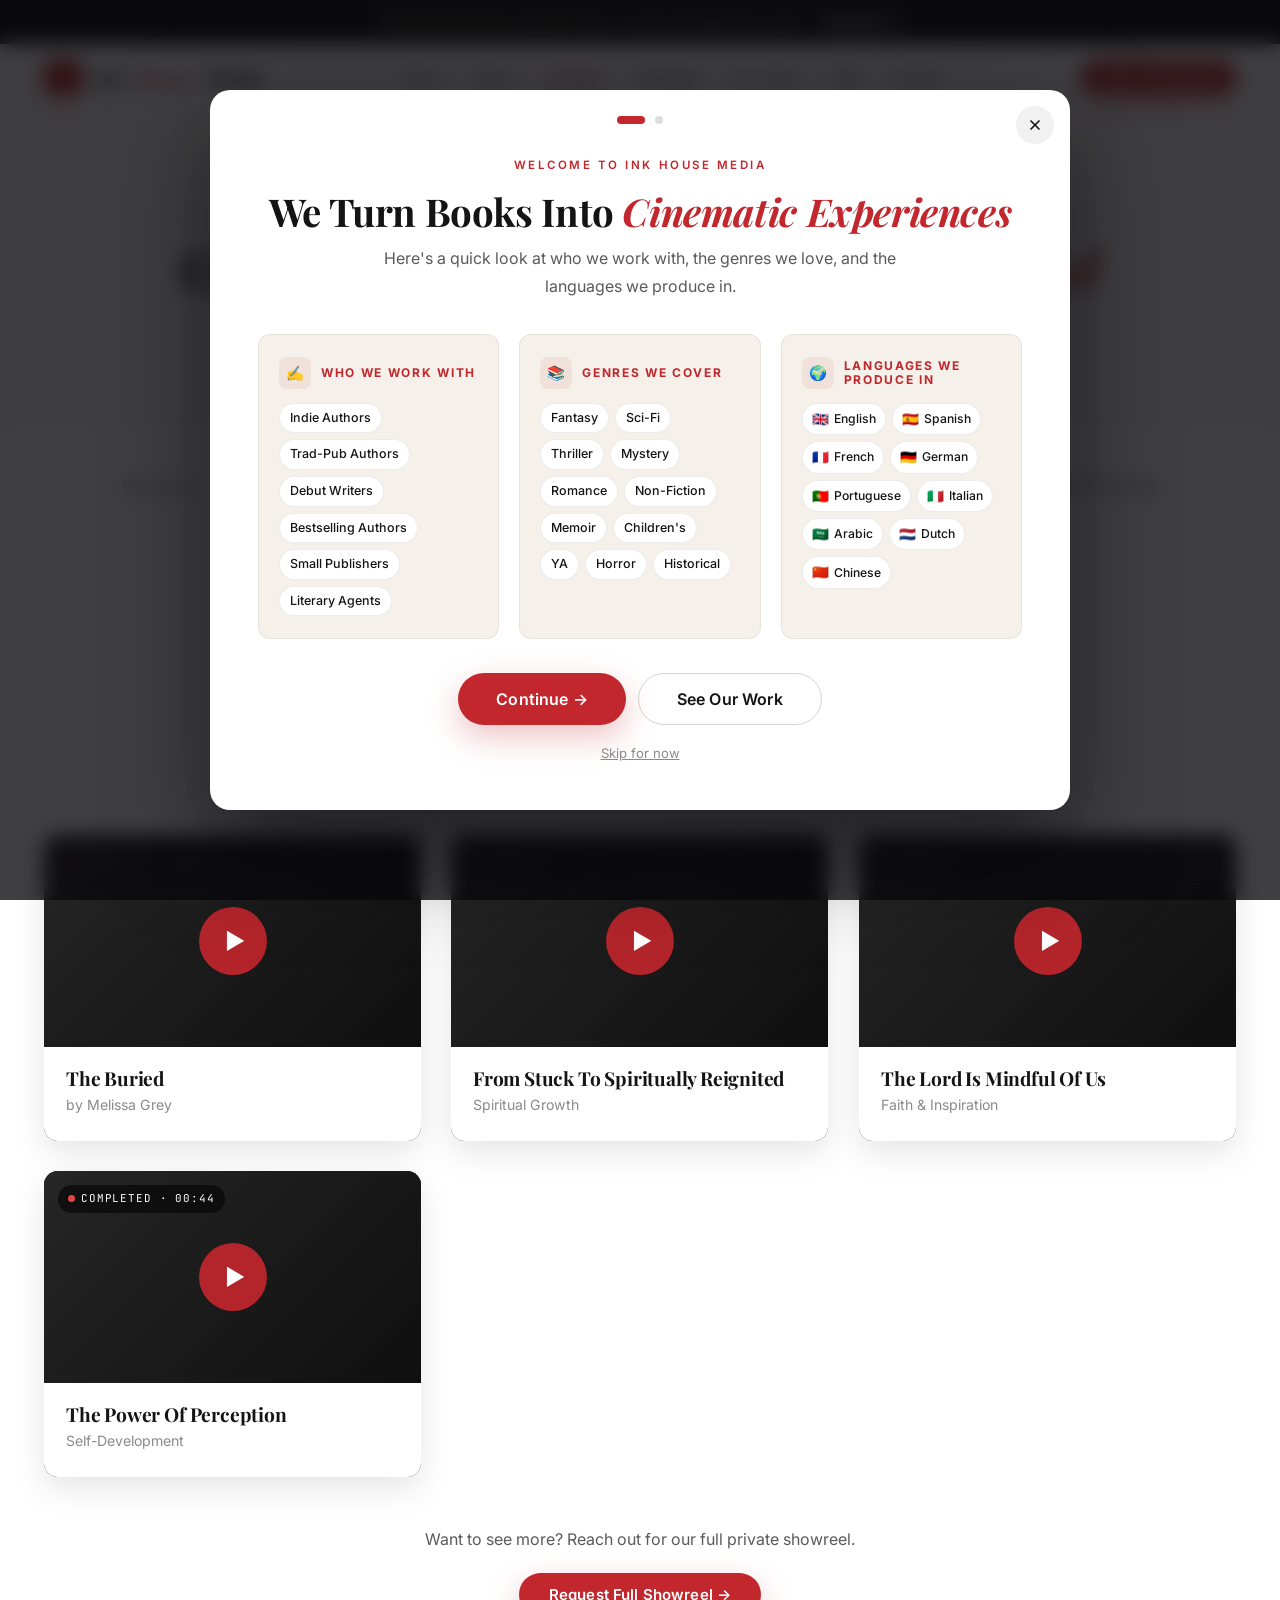
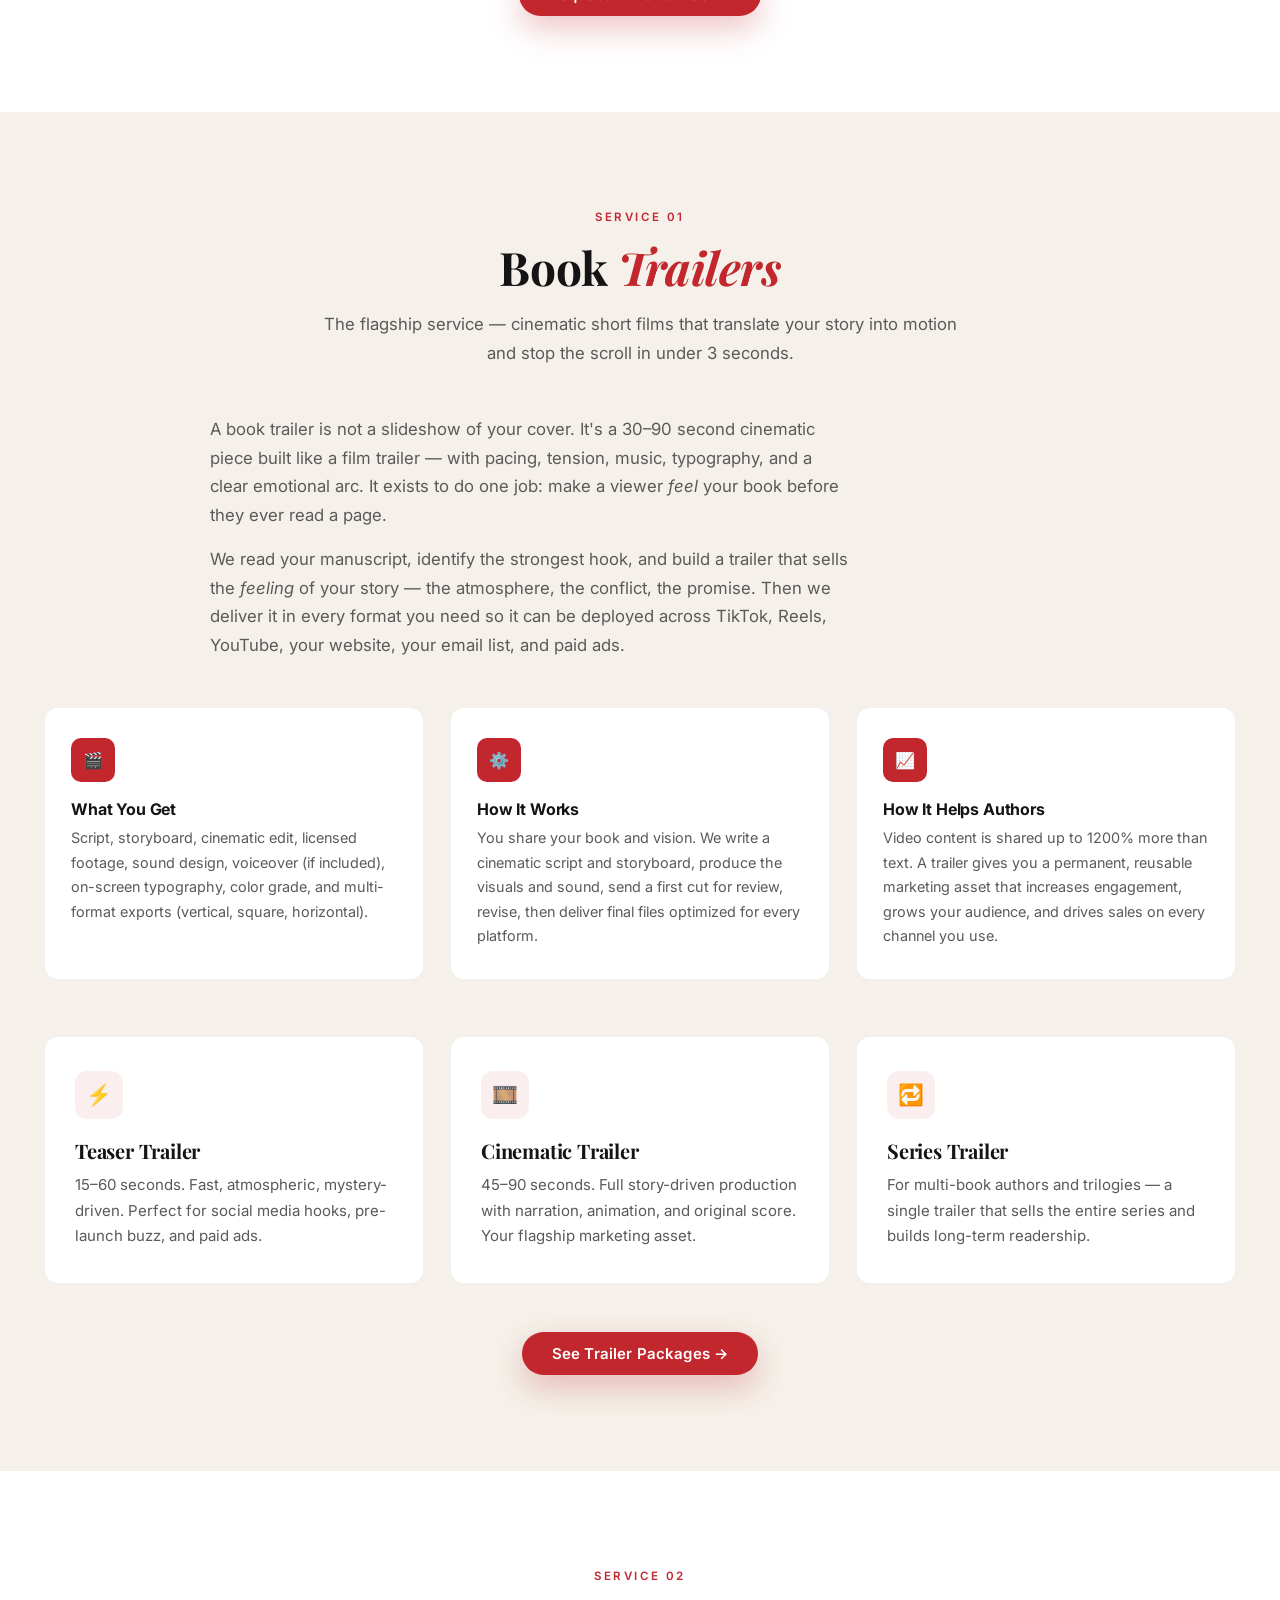
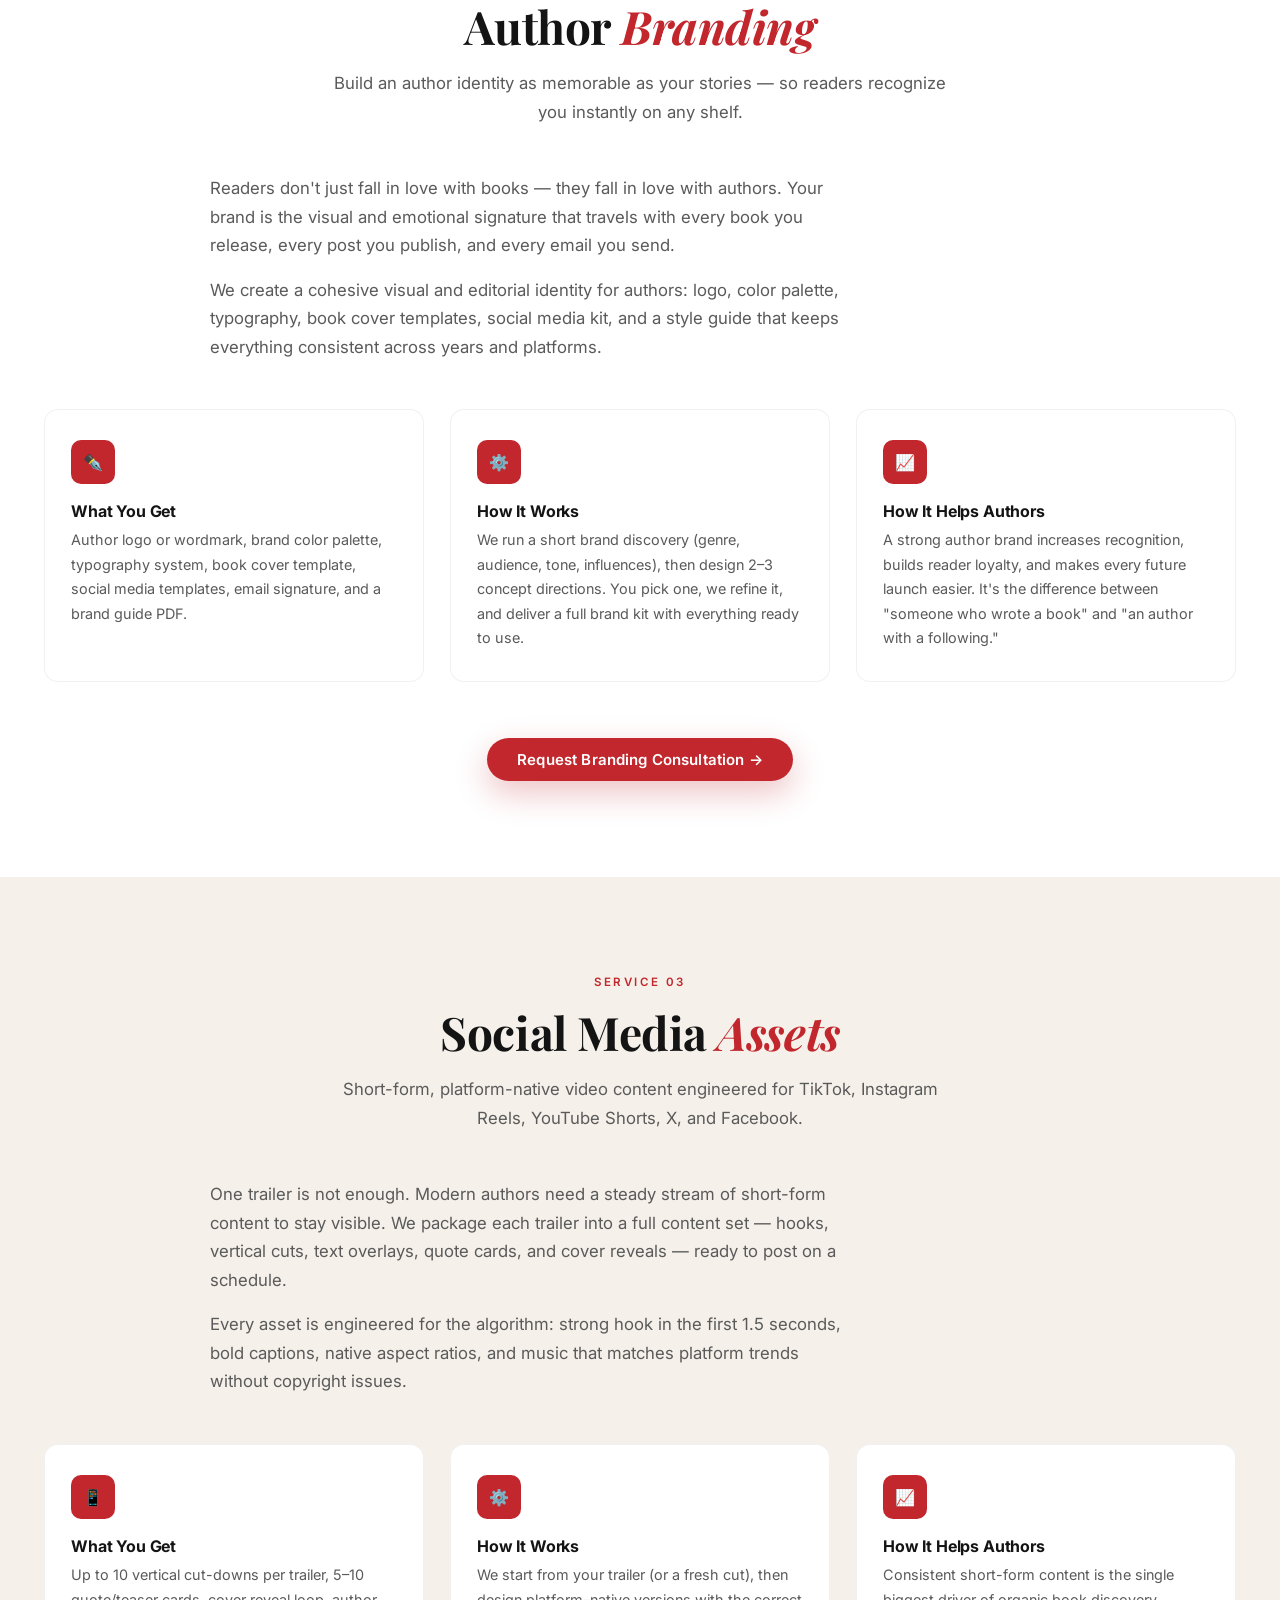
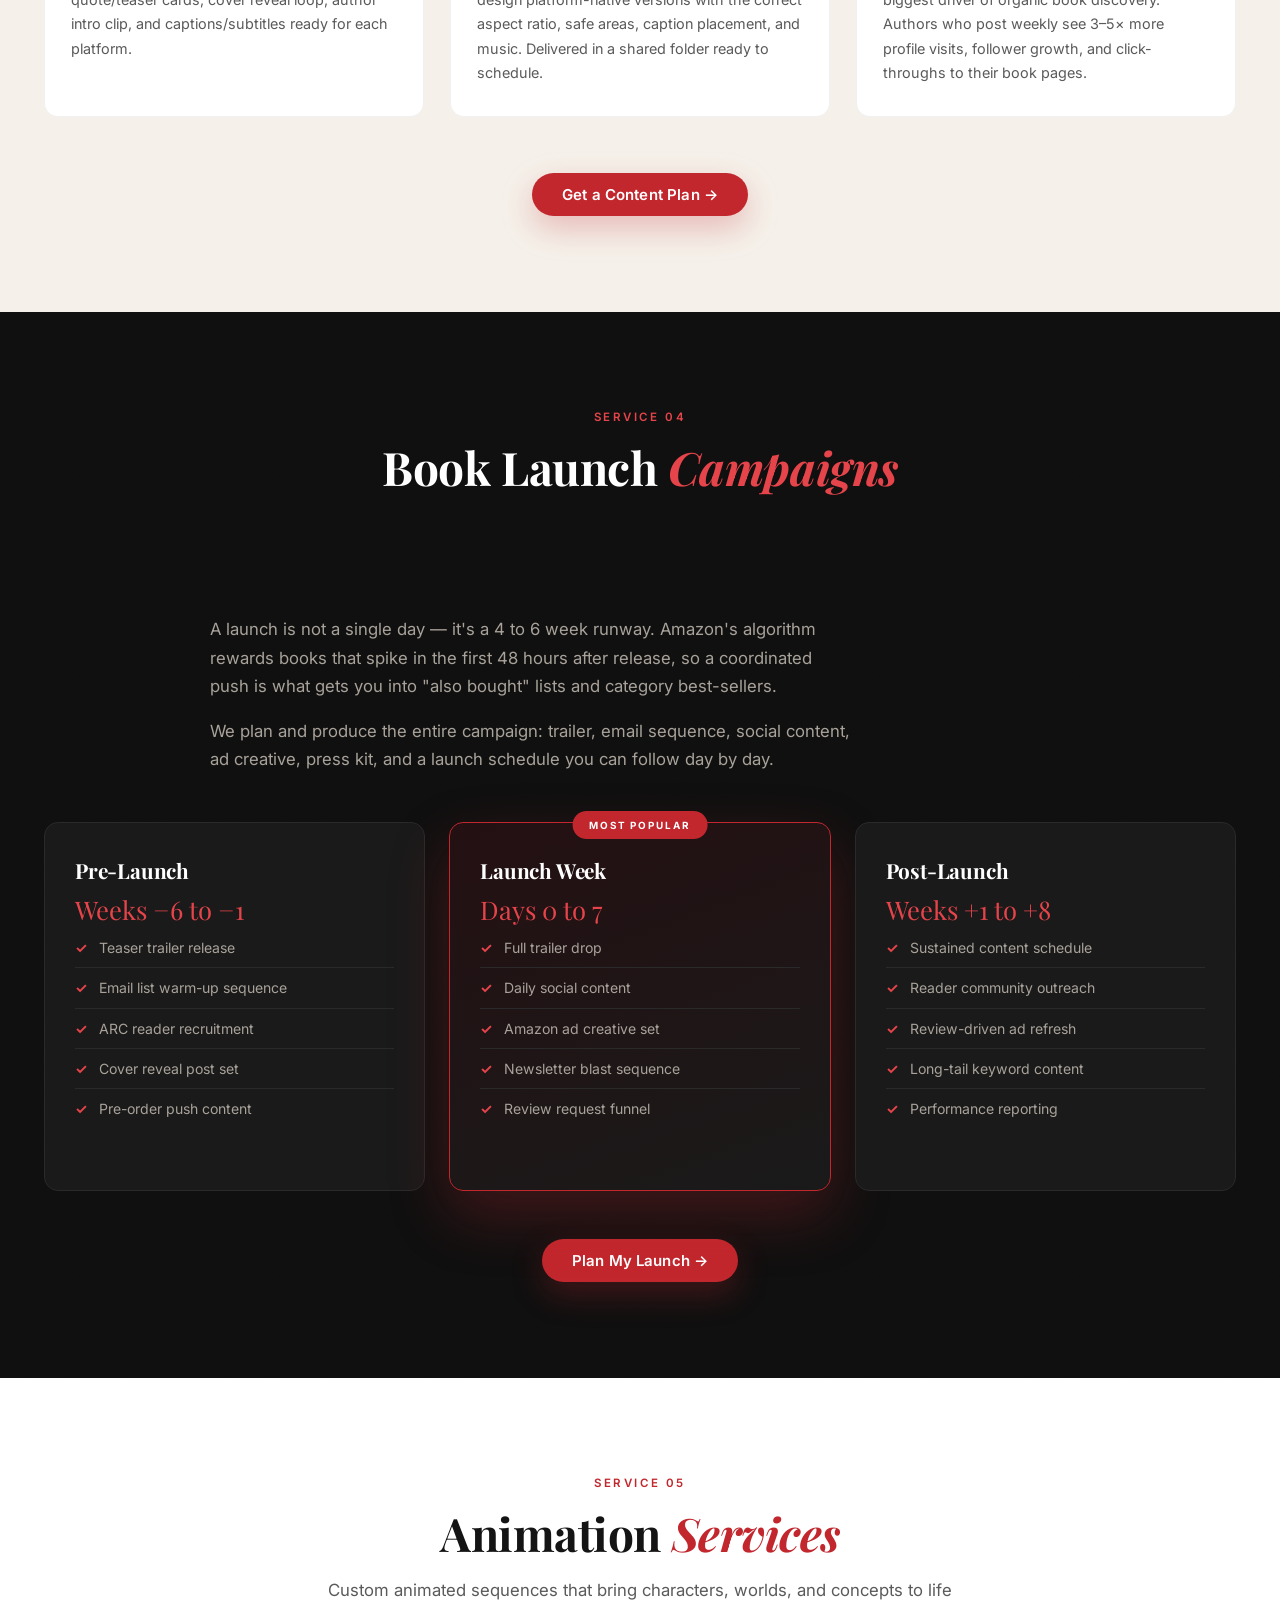
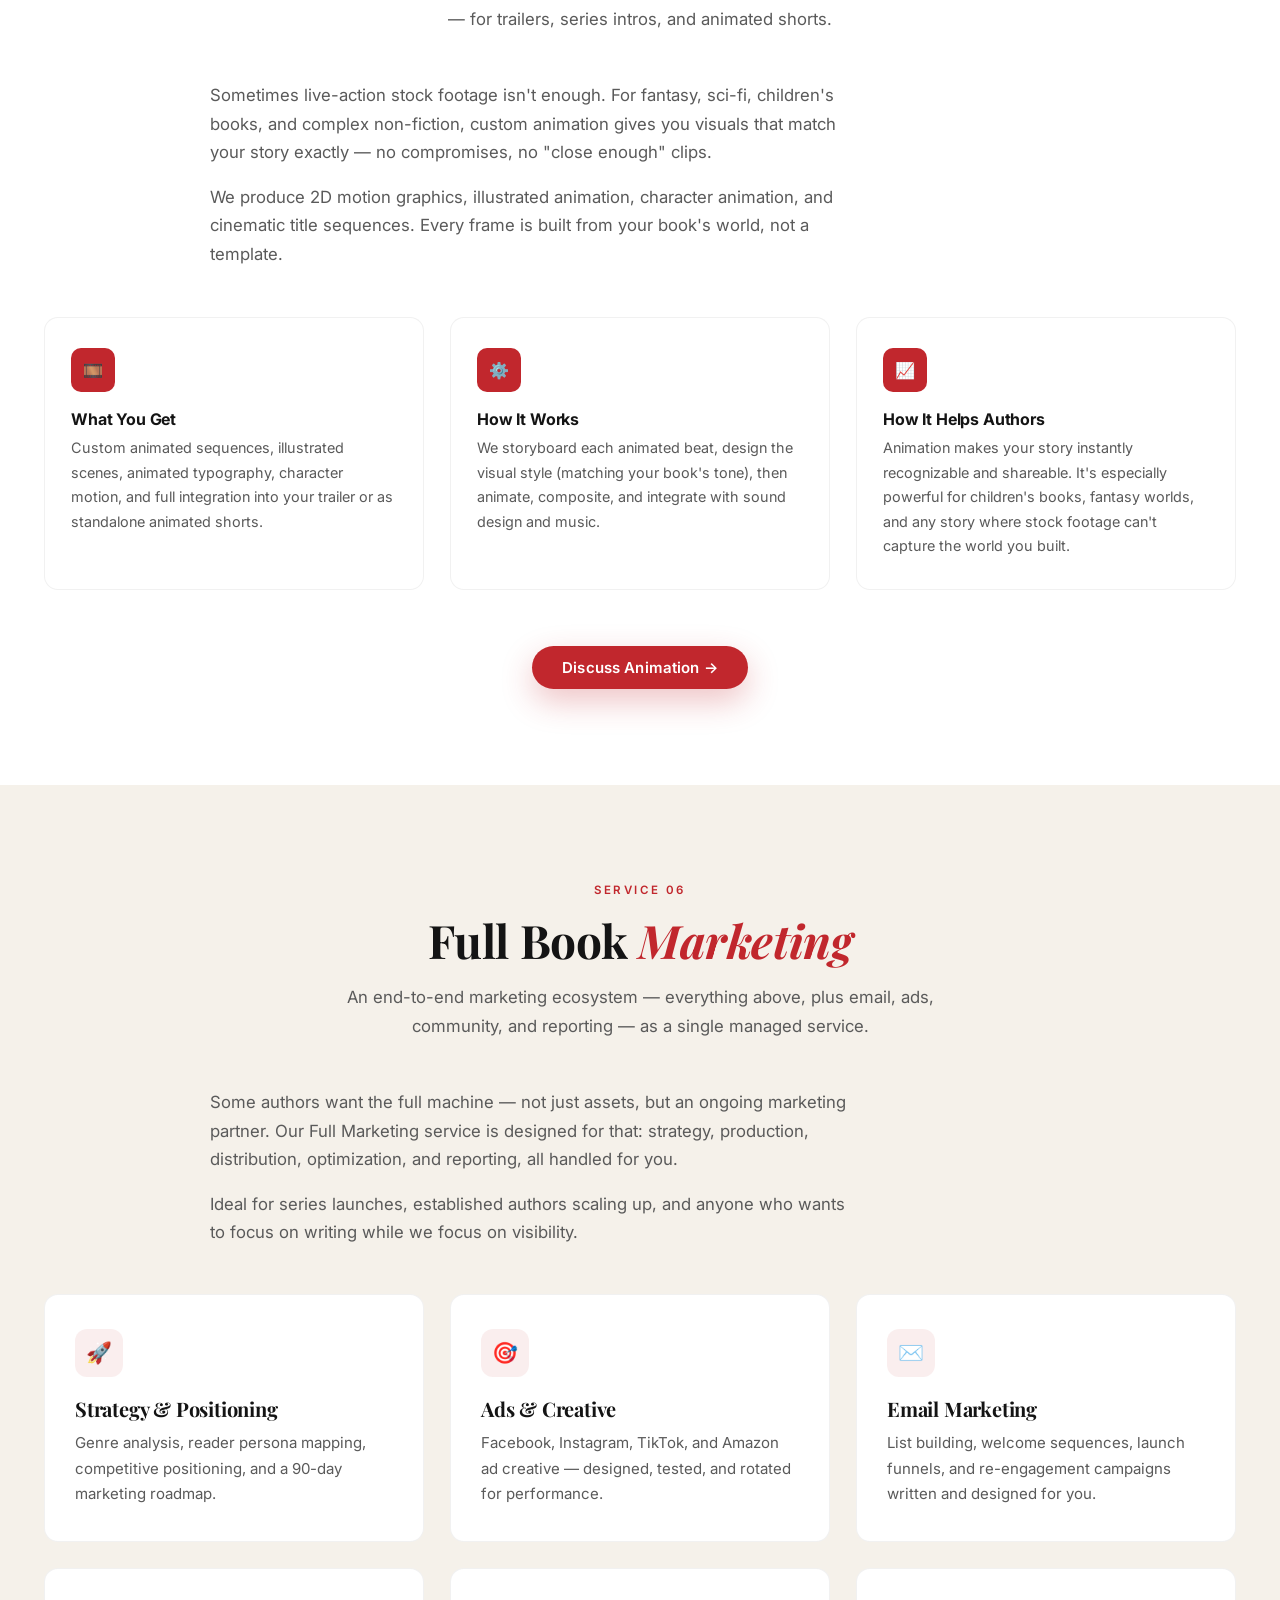
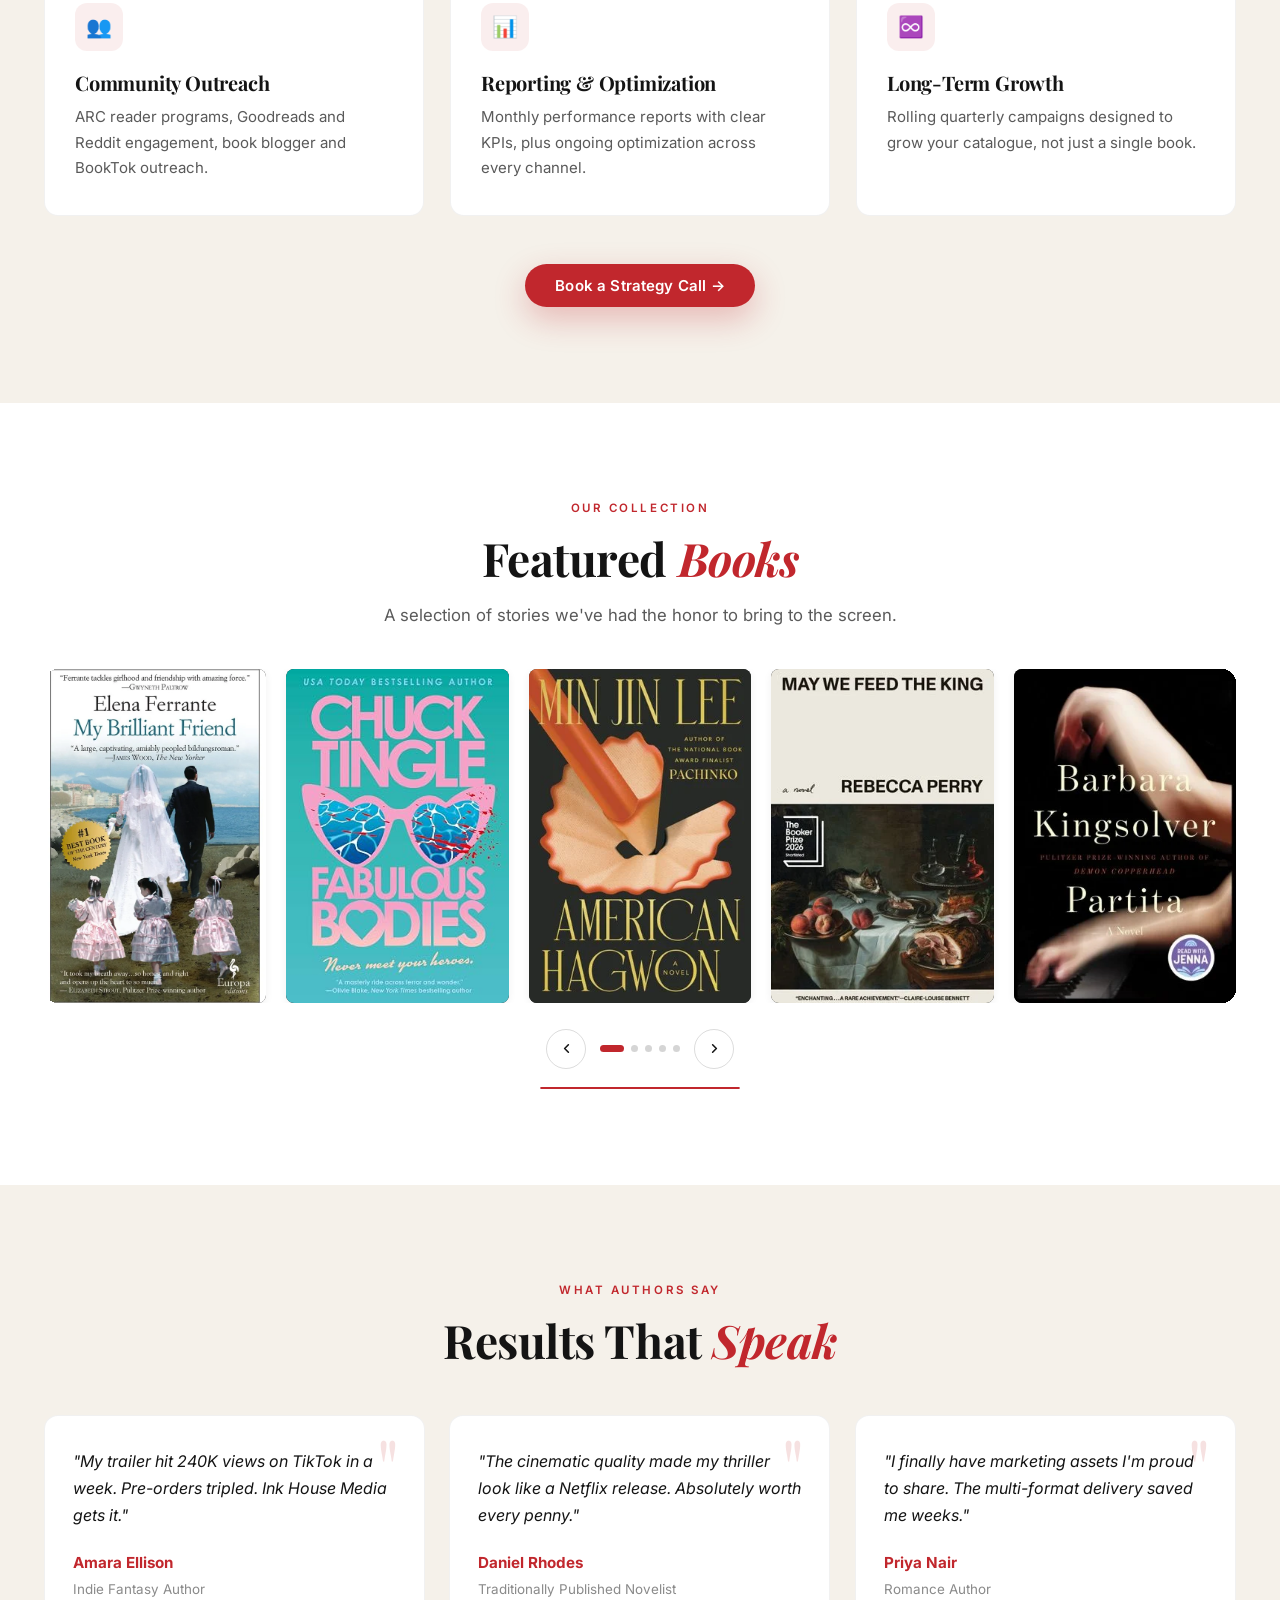
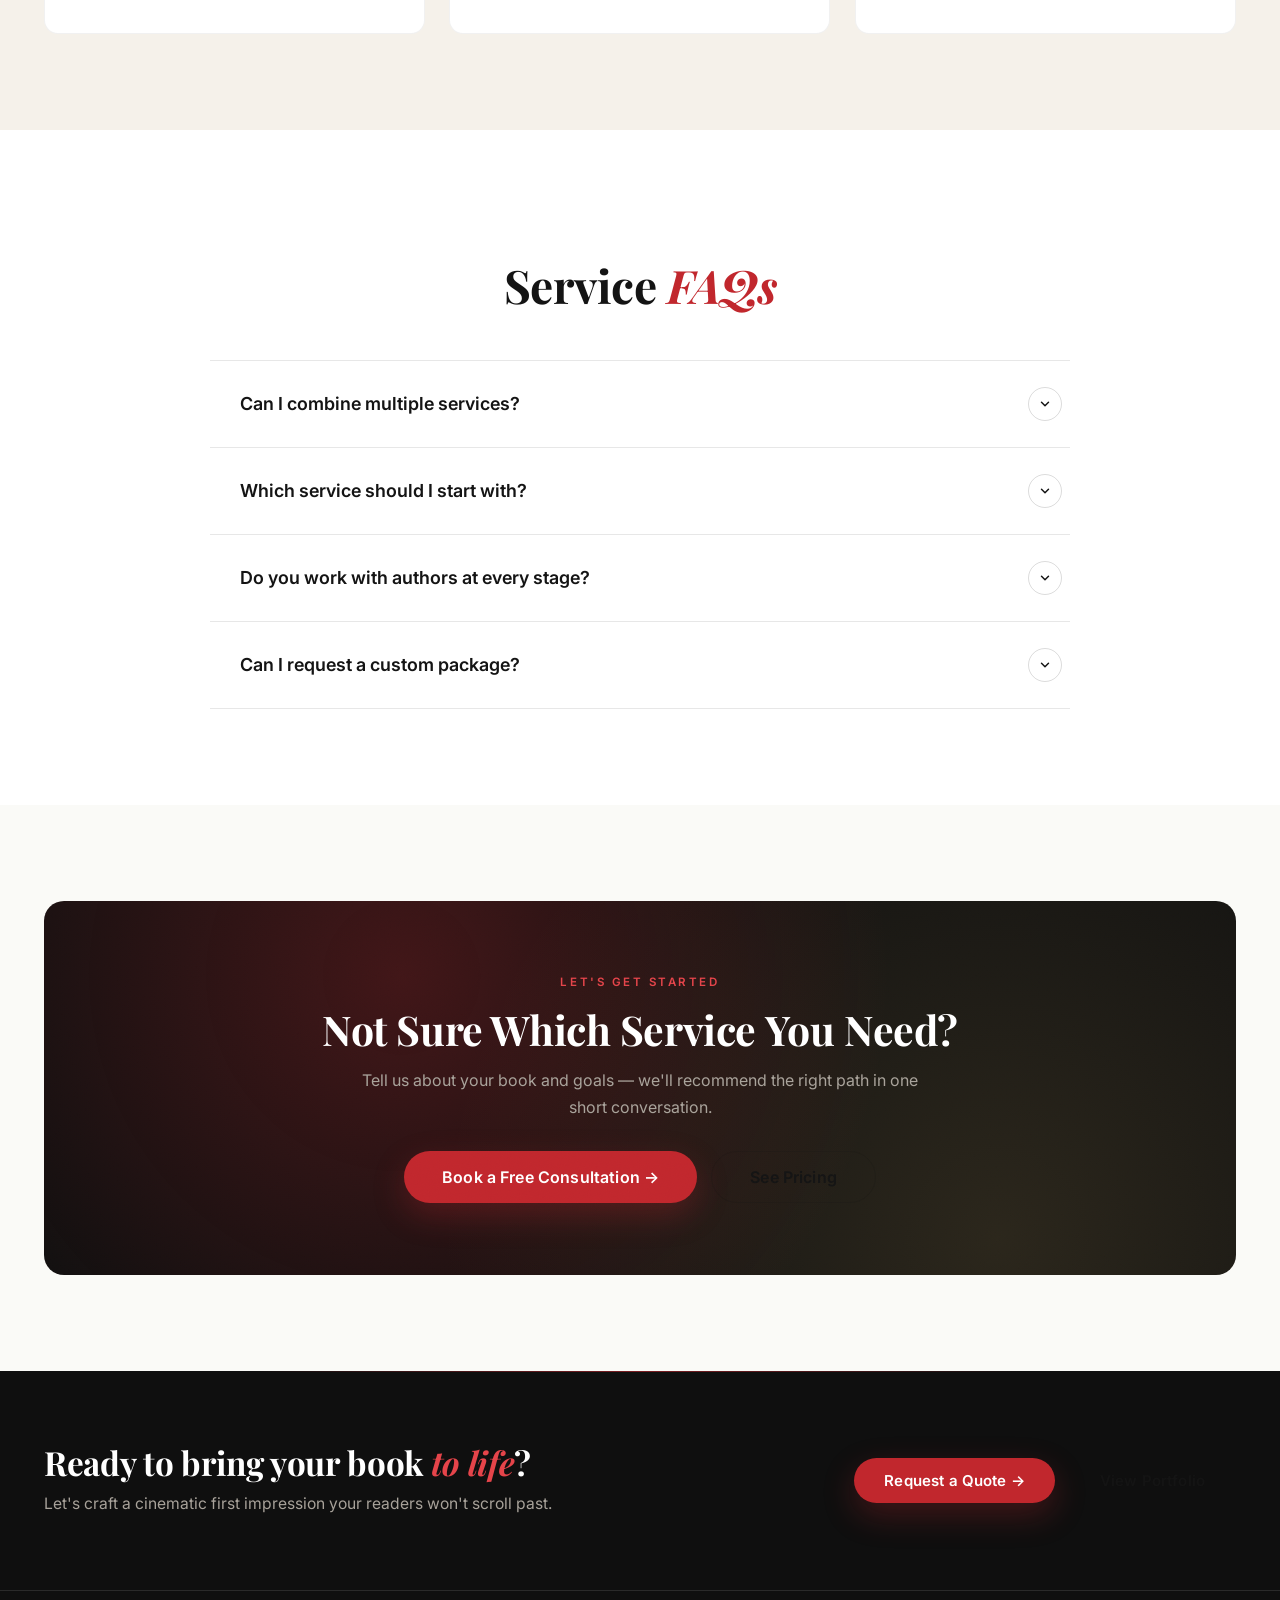
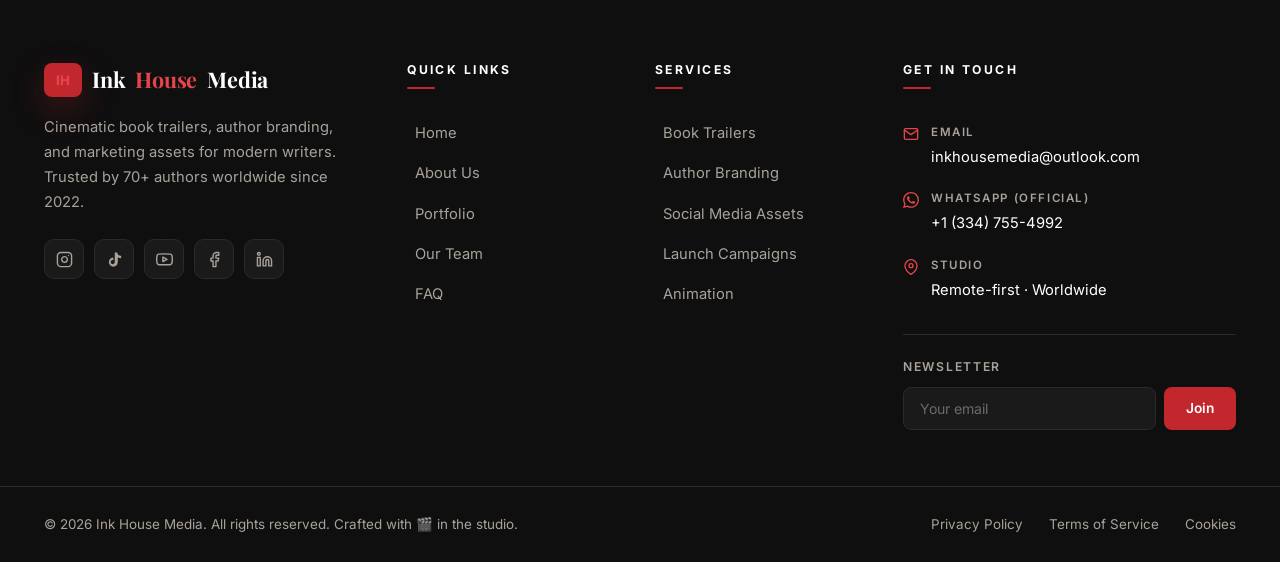
<file: portfolio.html>
<!DOCTYPE html>
<html lang="en">
<head>
  <meta charset="UTF-8">
  <meta name="viewport" content="width=device-width, initial-scale=1.0, viewport-fit=cover">
  <meta name="theme-color" content="#0F0F0F">

  <title>Portfolio &amp; Services | Ink House Media — Cinematic Book Trailers</title>
  <meta name="description" content="A detailed breakdown of every Ink House Media service — cinematic trailers, author branding, social assets, launch campaigns, animation, and full marketing — with real examples and how each one helps authors sell more books.">

  <!-- Open Graph -->
  <meta property="og:title" content="Portfolio & Services | Ink House Media">
  <meta property="og:description" content="Every service we offer, explained in full — plus cinematic showcase reels.">
  <meta property="og:type" content="website">
  <meta property="og:image" content="assets/images/og-cover.jpg">
  <meta property="og:site_name" content="Ink House Media">

  <!-- Twitter -->
  <meta name="twitter:card" content="summary_large_image">
  <meta name="twitter:title" content="Portfolio & Services | Ink House Media">
  <meta name="twitter:description" content="Every service we offer, explained in full.">

  <!-- Fonts -->
  <link rel="preconnect" href="https://fonts.googleapis.com">
  <link rel="preconnect" href="https://fonts.gstatic.com" crossorigin>
  <link href="https://fonts.googleapis.com/css2?family=Inter:wght@400;500;600;700&family=JetBrains+Mono:wght@400;600&family=Playfair+Display:ital,wght@0,600;0,700;1,600;1,700&display=swap" rel="stylesheet">

  <link rel="stylesheet" href="css/style.css">

  <link rel="icon" type="image/svg+xml" href="data:image/svg+xml,%3Csvg xmlns='http://www.w3.org/2000/svg' viewBox='0 0 32 32'%3E%3Crect width='32' height='32' rx='7' fill='%23C1272D'/%3E%3Ctext x='50%25' y='54%25' text-anchor='middle' dominant-baseline='middle' font-family='Georgia,serif' font-size='18' font-weight='700' fill='white'%3EIH%3C/text%3E%3C/svg%3E">
</head>
<body>

  <!-- ============================================================
       WELCOME POPUP — Two-step
       ============================================================ -->
  <div class="popup" id="welcomePopup" role="dialog" aria-modal="true" aria-labelledby="popupTitle1" hidden>

    <div class="popup__modal" id="popupStep1">
      <button class="popup__close" type="button" aria-label="Close" data-popup-close>
        <svg viewBox="0 0 24 24" fill="none" stroke="currentColor" stroke-width="2.5" stroke-linecap="round" stroke-linejoin="round"><line x1="18" y1="6" x2="6" y2="18"/><line x1="6" y1="6" x2="18" y2="18"/></svg>
      </button>

      <div class="popup__steps">
        <div class="popup__step-dot active"></div>
        <div class="popup__step-dot"></div>
      </div>

      <div class="popup__body">
        <span class="eyebrow eyebrow--center">Welcome to Ink House Media</span>
        <h2 class="popup__title" id="popupTitle1">
          We Turn Books Into <em>Cinematic Experiences</em>
        </h2>
        <p class="popup__lead">
          Here's a quick look at who we work with, the genres we love, and the languages we produce in.
        </p>

        <div class="popup__audience">

          <div class="popup__col">
            <div class="popup__col-head">
              <div class="popup__col-icon" aria-hidden="true">✍️</div>
              <h4>Who We Work With</h4>
            </div>
            <div class="popup__tags">
              <span class="popup__tag">Indie Authors</span>
              <span class="popup__tag">Trad-Pub Authors</span>
              <span class="popup__tag">Debut Writers</span>
              <span class="popup__tag">Bestselling Authors</span>
              <span class="popup__tag">Small Publishers</span>
              <span class="popup__tag">Literary Agents</span>
            </div>
          </div>

          <div class="popup__col">
            <div class="popup__col-head">
              <div class="popup__col-icon" aria-hidden="true">📚</div>
              <h4>Genres We Cover</h4>
            </div>
            <div class="popup__tags">
              <span class="popup__tag">Fantasy</span>
              <span class="popup__tag">Sci-Fi</span>
              <span class="popup__tag">Thriller</span>
              <span class="popup__tag">Mystery</span>
              <span class="popup__tag">Romance</span>
              <span class="popup__tag">Non-Fiction</span>
              <span class="popup__tag">Memoir</span>
              <span class="popup__tag">Children's</span>
              <span class="popup__tag">YA</span>
              <span class="popup__tag">Horror</span>
              <span class="popup__tag">Historical</span>
            </div>
          </div>

          <div class="popup__col">
            <div class="popup__col-head">
              <div class="popup__col-icon" aria-hidden="true">🌍</div>
              <h4>Languages We Produce In</h4>
            </div>
            <div class="popup__langs">
              <span class="popup__lang"><span>🇬🇧</span> English</span>
              <span class="popup__lang"><span>🇪🇸</span> Spanish</span>
              <span class="popup__lang"><span>🇫🇷</span> French</span>
              <span class="popup__lang"><span>🇩🇪</span> German</span>
              <span class="popup__lang"><span>🇵🇹</span> Portuguese</span>
              <span class="popup__lang"><span>🇮🇹</span> Italian</span>
              <span class="popup__lang"><span>🇸🇦</span> Arabic</span>
              <span class="popup__lang"><span>🇳🇱</span> Dutch</span>
              <span class="popup__lang"><span>🇨🇳</span> Chinese</span>
            </div>
          </div>

        </div>

        <div class="popup__actions">
          <button type="button" class="btn btn--primary btn--lg" data-popup-next>
            Continue →
          </button>
          <a href="#showcase" class="btn btn--ghost btn--lg">
            See Our Work
          </a>
        </div>

        <button type="button" class="popup__skip" data-popup-close>
          Skip for now
        </button>
      </div>
    </div>

    <div class="popup__modal popup__modal--dark" id="popupStep2" style="display:none;">
      <button class="popup__close" type="button" aria-label="Close" data-popup-close>
        <svg viewBox="0 0 24 24" fill="none" stroke="currentColor" stroke-width="2.5" stroke-linecap="round" stroke-linejoin="round"><line x1="18" y1="6" x2="6" y2="18"/><line x1="6" y1="6" x2="18" y2="18"/></svg>
      </button>

      <div class="popup__steps">
        <div class="popup__step-dot"></div>
        <div class="popup__step-dot active"></div>
      </div>

      <div class="popup__body">
        <span class="popup__discount-badge">Limited-Time Offer</span>
        <h2 class="popup__title">
          Save <em>20%</em> On Any Combo Package
        </h2>

        <div class="popup__discount">20<sup>%</sup></div>

        <p class="popup__lead">
          Bundle a cinematic book trailer with a full email marketing campaign — and save up to <strong style="color:#fff;">$300</strong> on your launch.
        </p>

        <div class="popup__coupon" aria-label="Coupon code">
          <span>USE CODE:</span>
          <strong id="couponCode">COMBO20</strong>
          <button type="button" class="popup__coupon-copy" data-copy-coupon>Copy</button>
        </div>

        <p class="popup__meta">
          Valid through <strong id="promoExpiry">the end of this month</strong>. Mention the code when you get in touch.
        </p>

        <div class="popup__actions">
          <a href="services.html#combos" class="btn btn--primary btn--lg">
            Claim This Offer →
          </a>
          <a href="contact.html" class="btn btn--ghost btn--lg">
            Talk to Us
          </a>
        </div>

        <button type="button" class="popup__skip" data-popup-close>
          No thanks
        </button>
      </div>
    </div>

  </div>

  <!-- ============================================================
       ANNOUNCEMENT BAR
       ============================================================ -->
  <div class="announce">
    <span>🎬 <strong>Book Campaigns:</strong> Get <strong>20% off</strong> our combo packages this month</span>
    <a href="services.html#combos">Order Now →</a>
  </div>

  <!-- ============================================================
       HEADER
       ============================================================ -->
  <header class="site-header">
    <div class="header-inner">
      <a href="index.html" class="logo" aria-label="Ink House Media — Home">
        <span class="logo__mark">IH</span> Ink<span>House</span> Media
      </a>

      <button class="nav-toggle" aria-label="Toggle navigation" aria-expanded="false">☰</button>

      <nav class="main-nav" aria-label="Primary">
        <a href="index.html">Home</a>
        <a href="about.html">About</a>
        <a href="portfolio.html">Portfolio</a>
        <a href="services.html">Packages</a>
        <a href="team.html">Our Team</a>
        <a href="faq.html">FAQ</a>
        <a href="contact.html">Contact</a>
      </nav>

      <div class="header-cta">
        <a href="contact.html" class="btn btn--primary btn--sm">Get a Free Quote</a>
      </div>
    </div>
  </header>

  <!-- ============================================================
       PAGE BANNER
       ============================================================ -->
  <div class="page-banner">
    <nav class="breadcrumbs" aria-label="Breadcrumb">
      <a href="index.html">Home</a>
      <span>Portfolio &amp; Services</span>
    </nav>
    <h1>Our Services &amp; <em style="color:var(--crimson); font-style:italic;">Cinematic Showreel</em></h1>
    <p>Every service we offer — broken down in full. What it is, how it works, and exactly how it helps authors sell more books.</p>
  </div>

  <!-- ============================================================
       JUMP LINKS
       ============================================================ -->
  <section class="section--paper" style="padding: 32px 0 8px;">
    <div class="container">
      <div class="filter-tabs reveal" style="margin-bottom: 32px;">
        <a href="#showcase">Showcase</a>
        <a href="#s-trailers">Book Trailers</a>
        <a href="#s-branding">Author Branding</a>
        <a href="#s-social">Social Media Assets</a>
        <a href="#s-launch">Launch Campaigns</a>
        <a href="#s-animation">Animation</a>
        <a href="#s-marketing">Full Marketing</a>
      </div>
    </div>
  </section>

  <!-- ============================================================
       SHOWCASE REEL — FILTERABLE GRID
       ============================================================ -->
  <section class="section--paper" id="showcase" style="padding-top: 24px;">
    <div class="container">

      <div class="center mb-48">
        <span class="eyebrow eyebrow--center reveal">Showcase Reel</span>
        <h2 class="section-title reveal">A Glimpse of <em>Our Work</em></h2>
        <p class="section-sub reveal mx-auto">Filter by genre to preview how we translate each kind of story into motion.</p>
      </div>

      <div class="filter-tabs reveal" role="tablist" aria-label="Filter trailers by genre">
        <button class="active" data-filter="all" role="tab" aria-selected="true">All</button>
        <button data-filter="thriller" role="tab" aria-selected="false">Thriller &amp; Mystery</button>
        <button data-filter="nonfiction" role="tab" aria-selected="false">Non-Fiction</button>
        <button data-filter="spiritual" role="tab" aria-selected="false">Spiritual</button>
      </div>

      <div class="video-grid">

        <!-- 1 — The Buried by Melissa Grey -->
        <div class="trailer-card reveal" data-genre="thriller" data-video="https://youtu.be/Y0bsjn9IAX8">
          <div class="trailer-card__media">
            <span class="rec-badge">Completed · 00:44</span>
            <div class="trailer-card__play" aria-hidden="true">▶</div>
          </div>
          <div class="trailer-card__body">
            <h3>The Buried</h3>
            <p>by Melissa Grey</p>
          </div>
        </div>

        <!-- 2 — From Stuck To Spiritually Reignited -->
        <div class="trailer-card reveal reveal--delay-1" data-genre="spiritual" data-video="https://youtu.be/TFGkfTWPA3U">
          <div class="trailer-card__media">
            <span class="rec-badge">Completed · 00:44</span>
            <div class="trailer-card__play" aria-hidden="true">▶</div>
          </div>
          <div class="trailer-card__body">
            <h3>From Stuck To Spiritually Reignited</h3>
            <p>Spiritual Growth</p>
          </div>
        </div>

        <!-- 3 — The Lord Is Mindful Of Us -->
        <div class="trailer-card reveal reveal--delay-2" data-genre="spiritual" data-video="https://youtu.be/LwoUCPkTu2g">
          <div class="trailer-card__media">
            <span class="rec-badge">Completed · 01:01</span>
            <div class="trailer-card__play" aria-hidden="true">▶</div>
          </div>
          <div class="trailer-card__body">
            <h3>The Lord Is Mindful Of Us</h3>
            <p>Faith &amp; Inspiration</p>
          </div>
        </div>

        <!-- 4 — The Power Of Perception -->
        <div class="trailer-card reveal" data-genre="nonfiction" data-video="https://youtu.be/5qIMB1plS-Y">
          <div class="trailer-card__media">
            <span class="rec-badge">Completed · 00:44</span>
            <div class="trailer-card__play" aria-hidden="true">▶</div>
          </div>
          <div class="trailer-card__body">
            <h3>The Power Of Perception</h3>
            <p>Self-Development</p>
          </div>
        </div>

      </div>

      <div class="center mt-48">
        <p style="color:var(--ink-muted); margin-bottom:20px;">Want to see more? Reach out for our full private showreel.</p>
        <a href="contact.html" class="btn btn--primary">Request Full Showreel →</a>
      </div>

    </div>
  </section>

  <!-- ==========================================================================
       SERVICE DEEP DIVE 1 — BOOK TRAILERS
       ========================================================================== -->
  <section class="section--cream" id="s-trailers">
    <div class="container">
      <div class="center mb-48">
        <span class="eyebrow eyebrow--center reveal">Service 01</span>
        <h2 class="section-title reveal">Book <em>Trailers</em></h2>
        <p class="section-sub reveal mx-auto">The flagship service — cinematic short films that translate your story into motion and stop the scroll in under 3 seconds.</p>
      </div>

      <div class="reveal" style="max-width: 860px; margin-inline:auto; margin-bottom: 48px;">
        <p class="section-sub mb-16" style="font-size:1.05rem;">
          A book trailer is not a slideshow of your cover. It's a 30–90 second cinematic piece built like a film trailer — with pacing, tension, music, typography, and a clear emotional arc. It exists to do one job: make a viewer <em>feel</em> your book before they ever read a page.
        </p>
        <p class="section-sub">
          We read your manuscript, identify the strongest hook, and build a trailer that sells the <em>feeling</em> of your story — the atmosphere, the conflict, the promise. Then we deliver it in every format you need so it can be deployed across TikTok, Reels, YouTube, your website, your email list, and paid ads.
        </p>
      </div>

      <div class="why-grid" style="margin-bottom: 56px;">
        <div class="why-card reveal">
          <div class="why-card__icon" aria-hidden="true">🎬</div>
          <h4>What You Get</h4>
          <p>Script, storyboard, cinematic edit, licensed footage, sound design, voiceover (if included), on-screen typography, color grade, and multi-format exports (vertical, square, horizontal).</p>
        </div>
        <div class="why-card reveal reveal--delay-1">
          <div class="why-card__icon" aria-hidden="true">⚙️</div>
          <h4>How It Works</h4>
          <p>You share your book and vision. We write a cinematic script and storyboard, produce the visuals and sound, send a first cut for review, revise, then deliver final files optimized for every platform.</p>
        </div>
        <div class="why-card reveal reveal--delay-2">
          <div class="why-card__icon" aria-hidden="true">📈</div>
          <h4>How It Helps Authors</h4>
          <p>Video content is shared up to 1200% more than text. A trailer gives you a permanent, reusable marketing asset that increases engagement, grows your audience, and drives sales on every channel you use.</p>
        </div>
      </div>

      <div class="services-grid">
        <div class="service-card reveal">
          <div class="service-card__icon" aria-hidden="true">⚡</div>
          <h3>Teaser Trailer</h3>
          <p>15–60 seconds. Fast, atmospheric, mystery-driven. Perfect for social media hooks, pre-launch buzz, and paid ads.</p>
        </div>
        <div class="service-card reveal reveal--delay-1">
          <div class="service-card__icon" aria-hidden="true">🎞️</div>
          <h3>Cinematic Trailer</h3>
          <p>45–90 seconds. Full story-driven production with narration, animation, and original score. Your flagship marketing asset.</p>
        </div>
        <div class="service-card reveal reveal--delay-2">
          <div class="service-card__icon" aria-hidden="true">🔁</div>
          <h3>Series Trailer</h3>
          <p>For multi-book authors and trilogies — a single trailer that sells the entire series and builds long-term readership.</p>
        </div>
      </div>

      <div class="center mt-48">
        <a href="services.html#pricing" class="btn btn--primary">See Trailer Packages →</a>
      </div>
    </div>
  </section>

  <!-- ==========================================================================
       SERVICE DEEP DIVE 2 — AUTHOR BRANDING
       ========================================================================== -->
  <section class="section--paper" id="s-branding">
    <div class="container">
      <div class="center mb-48">
        <span class="eyebrow eyebrow--center reveal">Service 02</span>
        <h2 class="section-title reveal">Author <em>Branding</em></h2>
        <p class="section-sub reveal mx-auto">Build an author identity as memorable as your stories — so readers recognize you instantly on any shelf.</p>
      </div>

      <div class="reveal" style="max-width: 860px; margin-inline:auto; margin-bottom: 48px;">
        <p class="section-sub mb-16" style="font-size:1.05rem;">
          Readers don't just fall in love with books — they fall in love with authors. Your brand is the visual and emotional signature that travels with every book you release, every post you publish, and every email you send.
        </p>
        <p class="section-sub">
          We create a cohesive visual and editorial identity for authors: logo, color palette, typography, book cover templates, social media kit, and a style guide that keeps everything consistent across years and platforms.
        </p>
      </div>

      <div class="why-grid" style="margin-bottom: 56px;">
        <div class="why-card reveal">
          <div class="why-card__icon" aria-hidden="true">✒️</div>
          <h4>What You Get</h4>
          <p>Author logo or wordmark, brand color palette, typography system, book cover template, social media templates, email signature, and a brand guide PDF.</p>
        </div>
        <div class="why-card reveal reveal--delay-1">
          <div class="why-card__icon" aria-hidden="true">⚙️</div>
          <h4>How It Works</h4>
          <p>We run a short brand discovery (genre, audience, tone, influences), then design 2–3 concept directions. You pick one, we refine it, and deliver a full brand kit with everything ready to use.</p>
        </div>
        <div class="why-card reveal reveal--delay-2">
          <div class="why-card__icon" aria-hidden="true">📈</div>
          <h4>How It Helps Authors</h4>
          <p>A strong author brand increases recognition, builds reader loyalty, and makes every future launch easier. It's the difference between "someone who wrote a book" and "an author with a following."</p>
        </div>
      </div>

      <div class="center mt-48">
        <a href="contact.html" class="btn btn--primary">Request Branding Consultation →</a>
      </div>
    </div>
  </section>

  <!-- ==========================================================================
       SERVICE DEEP DIVE 3 — SOCIAL MEDIA ASSETS
       ========================================================================== -->
  <section class="section--cream" id="s-social">
    <div class="container">
      <div class="center mb-48">
        <span class="eyebrow eyebrow--center reveal">Service 03</span>
        <h2 class="section-title reveal">Social Media <em>Assets</em></h2>
        <p class="section-sub reveal mx-auto">Short-form, platform-native video content engineered for TikTok, Instagram Reels, YouTube Shorts, X, and Facebook.</p>
      </div>

      <div class="reveal" style="max-width: 860px; margin-inline:auto; margin-bottom: 48px;">
        <p class="section-sub mb-16" style="font-size:1.05rem;">
          One trailer is not enough. Modern authors need a steady stream of short-form content to stay visible. We package each trailer into a full content set — hooks, vertical cuts, text overlays, quote cards, and cover reveals — ready to post on a schedule.
        </p>
        <p class="section-sub">
          Every asset is engineered for the algorithm: strong hook in the first 1.5 seconds, bold captions, native aspect ratios, and music that matches platform trends without copyright issues.
        </p>
      </div>

      <div class="why-grid" style="margin-bottom: 56px;">
        <div class="why-card reveal">
          <div class="why-card__icon" aria-hidden="true">📱</div>
          <h4>What You Get</h4>
          <p>Up to 10 vertical cut-downs per trailer, 5–10 quote/teaser cards, cover reveal loop, author intro clip, and captions/subtitles ready for each platform.</p>
        </div>
        <div class="why-card reveal reveal--delay-1">
          <div class="why-card__icon" aria-hidden="true">⚙️</div>
          <h4>How It Works</h4>
          <p>We start from your trailer (or a fresh cut), then design platform-native versions with the correct aspect ratio, safe areas, caption placement, and music. Delivered in a shared folder ready to schedule.</p>
        </div>
        <div class="why-card reveal reveal--delay-2">
          <div class="why-card__icon" aria-hidden="true">📈</div>
          <h4>How It Helps Authors</h4>
          <p>Consistent short-form content is the single biggest driver of organic book discovery. Authors who post weekly see 3–5× more profile visits, follower growth, and click-throughs to their book pages.</p>
        </div>
      </div>

      <div class="center mt-48">
        <a href="contact.html" class="btn btn--primary">Get a Content Plan →</a>
      </div>
    </div>
  </section>

  <!-- ==========================================================================
       SERVICE DEEP DIVE 4 — LAUNCH CAMPAIGNS (DARK)
       ========================================================================== -->
  <section class="section--dark grain" id="s-launch">
    <div class="container">
      <div class="center mb-48">
        <span class="eyebrow eyebrow--center reveal" style="color:var(--crimson-soft);">Service 04</span>
        <h2 class="section-title reveal" style="color:#fff;">Book Launch <em style="color:var(--crimson-soft);">Campaigns</em></h2>
        <p class="section-sub reveal mx-auto">A full pre-launch, launch-week, and post-launch strategy engineered to maximize day-one momentum and sustained sales.</p>
      </div>

      <div class="reveal" style="max-width: 860px; margin-inline:auto; margin-bottom: 48px;">
        <p class="section-sub mb-16" style="font-size:1.05rem; color:var(--on-dark-muted);">
          A launch is not a single day — it's a 4 to 6 week runway. Amazon's algorithm rewards books that spike in the first 48 hours after release, so a coordinated push is what gets you into "also bought" lists and category best-sellers.
        </p>
        <p class="section-sub" style="color:var(--on-dark-muted);">
          We plan and produce the entire campaign: trailer, email sequence, social content, ad creative, press kit, and a launch schedule you can follow day by day.
        </p>
      </div>

      <div class="combo-grid">
        <div class="combo-card">
          <h3>Pre-Launch</h3>
          <div class="combo-price" style="font-size:1.6rem; color:var(--crimson-soft); margin-top: 14px;">Weeks −6 to −1</div>
          <ul>
            <li>Teaser trailer release</li>
            <li>Email list warm-up sequence</li>
            <li>ARC reader recruitment</li>
            <li>Cover reveal post set</li>
            <li>Pre-order push content</li>
          </ul>
        </div>

        <div class="combo-card featured">
          <h3>Launch Week</h3>
          <div class="combo-price" style="font-size:1.6rem; margin-top: 14px;">Days 0 to 7</div>
          <ul>
            <li>Full trailer drop</li>
            <li>Daily social content</li>
            <li>Amazon ad creative set</li>
            <li>Newsletter blast sequence</li>
            <li>Review request funnel</li>
          </ul>
        </div>

        <div class="combo-card">
          <h3>Post-Launch</h3>
          <div class="combo-price" style="font-size:1.6rem; color:var(--crimson-soft); margin-top: 14px;">Weeks +1 to +8</div>
          <ul>
            <li>Sustained content schedule</li>
            <li>Reader community outreach</li>
            <li>Review-driven ad refresh</li>
            <li>Long-tail keyword content</li>
            <li>Performance reporting</li>
          </ul>
        </div>
      </div>

      <div class="center mt-48">
        <a href="contact.html" class="btn btn--primary">Plan My Launch →</a>
      </div>
    </div>
  </section>

  <!-- ==========================================================================
       SERVICE DEEP DIVE 5 — ANIMATION
       ========================================================================== -->
  <section class="section--paper" id="s-animation">
    <div class="container">
      <div class="center mb-48">
        <span class="eyebrow eyebrow--center reveal">Service 05</span>
        <h2 class="section-title reveal">Animation <em>Services</em></h2>
        <p class="section-sub reveal mx-auto">Custom animated sequences that bring characters, worlds, and concepts to life — for trailers, series intros, and animated shorts.</p>
      </div>

      <div class="reveal" style="max-width: 860px; margin-inline:auto; margin-bottom: 48px;">
        <p class="section-sub mb-16" style="font-size:1.05rem;">
          Sometimes live-action stock footage isn't enough. For fantasy, sci-fi, children's books, and complex non-fiction, custom animation gives you visuals that match your story exactly — no compromises, no "close enough" clips.
        </p>
        <p class="section-sub">
          We produce 2D motion graphics, illustrated animation, character animation, and cinematic title sequences. Every frame is built from your book's world, not a template.
        </p>
      </div>

      <div class="why-grid" style="margin-bottom: 56px;">
        <div class="why-card reveal">
          <div class="why-card__icon" aria-hidden="true">🎞️</div>
          <h4>What You Get</h4>
          <p>Custom animated sequences, illustrated scenes, animated typography, character motion, and full integration into your trailer or as standalone animated shorts.</p>
        </div>
        <div class="why-card reveal reveal--delay-1">
          <div class="why-card__icon" aria-hidden="true">⚙️</div>
          <h4>How It Works</h4>
          <p>We storyboard each animated beat, design the visual style (matching your book's tone), then animate, composite, and integrate with sound design and music.</p>
        </div>
        <div class="why-card reveal reveal--delay-2">
          <div class="why-card__icon" aria-hidden="true">📈</div>
          <h4>How It Helps Authors</h4>
          <p>Animation makes your story instantly recognizable and shareable. It's especially powerful for children's books, fantasy worlds, and any story where stock footage can't capture the world you built.</p>
        </div>
      </div>

      <div class="center mt-48">
        <a href="contact.html" class="btn btn--primary">Discuss Animation →</a>
      </div>
    </div>
  </section>

  <!-- ==========================================================================
       SERVICE DEEP DIVE 6 — FULL MARKETING
       ========================================================================== -->
  <section class="section--cream" id="s-marketing">
    <div class="container">
      <div class="center mb-48">
        <span class="eyebrow eyebrow--center reveal">Service 06</span>
        <h2 class="section-title reveal">Full Book <em>Marketing</em></h2>
        <p class="section-sub reveal mx-auto">An end-to-end marketing ecosystem — everything above, plus email, ads, community, and reporting — as a single managed service.</p>
      </div>

      <div class="reveal" style="max-width: 860px; margin-inline:auto; margin-bottom: 48px;">
        <p class="section-sub mb-16" style="font-size:1.05rem;">
          Some authors want the full machine — not just assets, but an ongoing marketing partner. Our Full Marketing service is designed for that: strategy, production, distribution, optimization, and reporting, all handled for you.
        </p>
        <p class="section-sub">
          Ideal for series launches, established authors scaling up, and anyone who wants to focus on writing while we focus on visibility.
        </p>
      </div>

      <div class="services-grid">
        <div class="service-card reveal">
          <div class="service-card__icon" aria-hidden="true">🚀</div>
          <h3>Strategy &amp; Positioning</h3>
          <p>Genre analysis, reader persona mapping, competitive positioning, and a 90-day marketing roadmap.</p>
        </div>
        <div class="service-card reveal reveal--delay-1">
          <div class="service-card__icon" aria-hidden="true">🎯</div>
          <h3>Ads &amp; Creative</h3>
          <p>Facebook, Instagram, TikTok, and Amazon ad creative — designed, tested, and rotated for performance.</p>
        </div>
        <div class="service-card reveal reveal--delay-2">
          <div class="service-card__icon" aria-hidden="true">✉️</div>
          <h3>Email Marketing</h3>
          <p>List building, welcome sequences, launch funnels, and re-engagement campaigns written and designed for you.</p>
        </div>
        <div class="service-card reveal">
          <div class="service-card__icon" aria-hidden="true">👥</div>
          <h3>Community Outreach</h3>
          <p>ARC reader programs, Goodreads and Reddit engagement, book blogger and BookTok outreach.</p>
        </div>
        <div class="service-card reveal reveal--delay-1">
          <div class="service-card__icon" aria-hidden="true">📊</div>
          <h3>Reporting &amp; Optimization</h3>
          <p>Monthly performance reports with clear KPIs, plus ongoing optimization across every channel.</p>
        </div>
        <div class="service-card reveal reveal--delay-2">
          <div class="service-card__icon" aria-hidden="true">♾️</div>
          <h3>Long-Term Growth</h3>
          <p>Rolling quarterly campaigns designed to grow your catalogue, not just a single book.</p>
        </div>
      </div>

      <div class="center mt-48">
        <a href="contact.html" class="btn btn--primary">Book a Strategy Call →</a>
      </div>
    </div>
  </section>

  <!-- ============================================================
       FEATURED BOOKS — AUTO-ROTATING CAROUSEL
       ============================================================ -->
  <section class="section--paper">
    <div class="container">
      <div class="center mb-32">
        <span class="eyebrow eyebrow--center reveal">Our Collection</span>
        <h2 class="section-title reveal">Featured <em>Books</em></h2>
        <p class="section-sub reveal mx-auto">A selection of stories we've had the honor to bring to the screen.</p>
      </div>

      <div class="book-carousel reveal" data-interval="5000" aria-label="Featured books carousel">
        <div class="book-carousel__viewport">
          <div class="book-carousel__track">

            <div class="book-carousel__item" data-title="Book 1">
              <img src="book 1.jpg" alt="Book 1" loading="lazy">
            </div>

            <div class="book-carousel__item" data-title="Book 2">
              <img src="book 2.jpg" alt="Book 2" loading="lazy">
            </div>

            <div class="book-carousel__item" data-title="Book 3">
              <img src="book 3.jpg" alt="Book 3" loading="lazy">
            </div>

            <div class="book-carousel__item" data-title="Book 4">
              <img src="book 4.jpg" alt="Book 4" loading="lazy">
            </div>

            <div class="book-carousel__item" data-title="Book 5">
              <img src="book 5.jpg" alt="Book 5" loading="lazy">
            </div>

            <div class="book-carousel__item" data-title="Book 6">
              <img src="book 6.jpg" alt="Book 6" loading="lazy">
            </div>

            <div class="book-carousel__item" data-title="Book 7">
              <img src="book 7.jpg" alt="Book 7" loading="lazy">
            </div>

            <div class="book-carousel__item" data-title="Book 8">
              <img src="book 8.jpg" alt="Book 8" loading="lazy">
            </div>

            <div class="book-carousel__item" data-title="Book 9">
              <img src="book 9.jpg" alt="Book 9" loading="lazy">
            </div>

          </div>
        </div>

        <div class="book-carousel__controls">
          <button class="book-carousel__btn book-carousel__prev" aria-label="Previous slide" type="button">
            <svg viewBox="0 0 24 24" fill="none" stroke="currentColor" stroke-width="2.5" stroke-linecap="round" stroke-linejoin="round"><polyline points="15 18 9 12 15 6"/></svg>
          </button>

          <div class="book-carousel__dots" role="tablist" aria-label="Slides"></div>

          <button class="book-carousel__btn book-carousel__next" aria-label="Next slide" type="button">
            <svg viewBox="0 0 24 24" fill="none" stroke="currentColor" stroke-width="2.5" stroke-linecap="round" stroke-linejoin="round"><polyline points="9 18 15 12 9 6"/></svg>
          </button>
        </div>

        <div class="book-carousel__progress">
          <div class="book-carousel__progress-bar"></div>
        </div>
      </div>
    </div>
  </section>

  <!-- ============================================================
       TESTIMONIALS
       ============================================================ -->
  <section class="section--cream">
    <div class="container">
      <div class="center mb-48">
        <span class="eyebrow eyebrow--center reveal">What Authors Say</span>
        <h2 class="section-title reveal">Results That <em>Speak</em></h2>
      </div>

      <div class="testimonial-grid">
        <div class="testimonial reveal">
          <p>"My trailer hit 240K views on TikTok in a week. Pre-orders tripled. Ink House Media gets it."</p>
          <div class="author">
            <strong>Amara Ellison</strong>
            <span>Indie Fantasy Author</span>
          </div>
        </div>
        <div class="testimonial reveal reveal--delay-1">
          <p>"The cinematic quality made my thriller look like a Netflix release. Absolutely worth every penny."</p>
          <div class="author">
            <strong>Daniel Rhodes</strong>
            <span>Traditionally Published Novelist</span>
          </div>
        </div>
        <div class="testimonial reveal reveal--delay-2">
          <p>"I finally have marketing assets I'm proud to share. The multi-format delivery saved me weeks."</p>
          <div class="author">
            <strong>Priya Nair</strong>
            <span>Romance Author</span>
          </div>
        </div>
      </div>
    </div>
  </section>

  <!-- ============================================================
       FAQ
       ============================================================ -->
  <section class="section--paper">
    <div class="container">
      <div class="center mb-48">
        <span class="eyebrow eyebrow--center reveal">Questions</span>
        <h2 class="section-title reveal">Service <em>FAQs</em></h2>
      </div>

      <div class="faq-list reveal">
        <div class="faq-item">
          <button class="faq-q" type="button" aria-expanded="false">
            <span class="faq-q__text">Can I combine multiple services?</span>
            <span class="faq-q__icon" aria-hidden="true"><svg viewBox="0 0 24 24" fill="none" stroke="currentColor" stroke-width="2.5" stroke-linecap="round" stroke-linejoin="round"><polyline points="6 9 12 15 18 9"></polyline></svg></span>
          </button>
          <div class="faq-a">
            <div class="faq-a__inner">
              <p>Yes — most authors do. Our combo packages bundle a trailer with email campaigns, and our Full Marketing service combines everything. Mix and match to fit your goals and budget.</p>
            </div>
          </div>
        </div>

        <div class="faq-item">
          <button class="faq-q" type="button" aria-expanded="false">
            <span class="faq-q__text">Which service should I start with?</span>
            <span class="faq-q__icon" aria-hidden="true"><svg viewBox="0 0 24 24" fill="none" stroke="currentColor" stroke-width="2.5" stroke-linecap="round" stroke-linejoin="round"><polyline points="6 9 12 15 18 9"></polyline></svg></span>
          </button>
          <div class="faq-a">
            <div class="faq-a__inner">
              <p>For most authors, a <strong>book trailer</strong> is the highest-leverage starting point — it becomes the core asset every other service builds on. If you already have a trailer, social media assets or a launch campaign is usually the next best step.</p>
            </div>
          </div>
        </div>

        <div class="faq-item">
          <button class="faq-q" type="button" aria-expanded="false">
            <span class="faq-q__text">Do you work with authors at every stage?</span>
            <span class="faq-q__icon" aria-hidden="true"><svg viewBox="0 0 24 24" fill="none" stroke="currentColor" stroke-width="2.5" stroke-linecap="round" stroke-linejoin="round"><polyline points="6 9 12 15 18 9"></polyline></svg></span>
          </button>
          <div class="faq-a">
            <div class="faq-a__inner">
              <p>Yes. We work with debut self-published authors, established indie authors, traditionally published novelists, and small publishing houses. The scope scales — the standard doesn't.</p>
            </div>
          </div>
        </div>

        <div class="faq-item">
          <button class="faq-q" type="button" aria-expanded="false">
            <span class="faq-q__text">Can I request a custom package?</span>
            <span class="faq-q__icon" aria-hidden="true"><svg viewBox="0 0 24 24" fill="none" stroke="currentColor" stroke-width="2.5" stroke-linecap="round" stroke-linejoin="round"><polyline points="6 9 12 15 18 9"></polyline></svg></span>
          </button>
          <div class="faq-a">
            <div class="faq-a__inner">
              <p>Absolutely. If none of our listed packages fit exactly what you need, tell us your goals and budget on the contact form — we'll build a custom scope that does.</p>
            </div>
          </div>
        </div>
      </div>
    </div>
  </section>

  <!-- ============================================================
       CTA BANNER
       ============================================================ -->
  <section>
    <div class="container">
      <div class="cta-banner grain reveal">
        <span class="eyebrow eyebrow--center" style="color:var(--crimson-soft);">Let's Get Started</span>
        <h2>Not Sure Which Service You Need?</h2>
        <p>Tell us about your book and goals — we'll recommend the right path in one short conversation.</p>
        <div class="d-flex flex-wrap gap-14" style="justify-content:center;">
          <a href="contact.html" class="btn btn--primary btn--lg">Book a Free Consultation →</a>
          <a href="services.html" class="btn btn--ghost btn--lg">See Pricing</a>
        </div>
      </div>
    </div>
  </section>

  <!-- ============================================================
       FOOTER
       ============================================================ -->
  <footer class="site-footer">

    <div class="footer-cta">
      <div class="container footer-cta__inner">
        <div>
          <h3>Ready to bring your book <em>to life</em>?</h3>
          <p>Let's craft a cinematic first impression your readers won't scroll past.</p>
        </div>
        <div class="d-flex flex-wrap gap-14">
          <a href="contact.html" class="btn btn--primary">Request a Quote →</a>
          <a href="portfolio.html" class="btn btn--ghost">View Portfolio</a>
        </div>
      </div>
    </div>

    <div class="footer-main">
      <div class="container">
        <div class="footer-grid">

          <div class="footer-brand">
            <a href="index.html" class="logo" aria-label="Ink House Media — Home">
              <span class="logo__mark">IH</span> Ink<span>House</span> Media
            </a>
            <p>Cinematic book trailers, author branding, and marketing assets for modern writers. Trusted by 70+ authors worldwide since 2022.</p>

            <div class="footer-social">
              <a href="#" aria-label="Instagram" rel="noopener"><svg viewBox="0 0 24 24" fill="none" stroke="currentColor" stroke-width="2" stroke-linecap="round" stroke-linejoin="round"><rect x="2" y="2" width="20" height="20" rx="5"/><path d="M16 11.37A4 4 0 1 1 12.63 8 4 4 0 0 1 16 11.37z"/><line x1="17.5" y1="6.5" x2="17.51" y2="6.5"/></svg></a>
              <a href="#" aria-label="TikTok" rel="noopener"><svg viewBox="0 0 24 24" fill="currentColor"><path d="M19.59 6.69a4.83 4.83 0 0 1-3.77-4.25V2h-3.45v13.67a2.89 2.89 0 0 1-5.2 1.74 2.89 2.89 0 0 1 2.31-4.64 2.93 2.93 0 0 1 .88.13V9.4a6.84 6.84 0 0 0-1-.05A6.33 6.33 0 0 0 5.8 20.1a6.34 6.34 0 0 0 10.86-4.43V8.66a8.16 8.16 0 0 0 4.77 1.52v-3.4a4.85 4.85 0 0 1-1.84-.09z"/></svg></a>
              <a href="#" aria-label="YouTube" rel="noopener"><svg viewBox="0 0 24 24" fill="none" stroke="currentColor" stroke-width="2" stroke-linecap="round" stroke-linejoin="round"><path d="M22.54 6.42a2.78 2.78 0 0 0-1.94-2C18.88 4 12 4 12 4s-6.88 0-8.6.46a2.78 2.78 0 0 0-1.94 2A29 29 0 0 0 1 11.75a29 29 0 0 0 .46 5.33A2.78 2.78 0 0 0 3.4 19c1.72.46 8.6.46 8.6.46s6.88 0 8.6-.46a2.78 2.78 0 0 0 1.94-2 29 29 0 0 0 .46-5.25 29 29 0 0 0-.46-5.33z"/><polygon points="9.75 15.02 15.5 11.75 9.75 8.48 9.75 15.02"/></svg></a>
              <a href="#" aria-label="Facebook" rel="noopener"><svg viewBox="0 0 24 24" fill="none" stroke="currentColor" stroke-width="2" stroke-linecap="round" stroke-linejoin="round"><path d="M18 2h-3a5 5 0 0 0-5 5v3H7v4h3v8h4v-8h3l1-4h-4V7a1 1 0 0 1 1-1h3z"/></svg></a>
              <a href="#" aria-label="LinkedIn" rel="noopener"><svg viewBox="0 0 24 24" fill="none" stroke="currentColor" stroke-width="2" stroke-linecap="round" stroke-linejoin="round"><path d="M16 8a6 6 0 0 1 6 6v7h-4v-7a2 2 0 0 0-4 0v7h-4v-7a6 6 0 0 1 6-6z"/><rect x="2" y="9" width="4" height="12"/><circle cx="4" cy="4" r="2"/></svg></a>
            </div>
          </div>

          <div class="footer-col">
            <h4>Quick Links</h4>
            <a href="index.html">Home</a>
            <a href="about.html">About Us</a>
            <a href="portfolio.html">Portfolio</a>
            <a href="team.html">Our Team</a>
            <a href="faq.html">FAQ</a>
          </div>

          <div class="footer-col">
            <h4>Services</h4>
            <a href="#s-trailers">Book Trailers</a>
            <a href="#s-branding">Author Branding</a>
            <a href="#s-social">Social Media Assets</a>
            <a href="#s-launch">Launch Campaigns</a>
            <a href="#s-animation">Animation</a>
          </div>

          <div class="footer-col">
            <h4>Get In Touch</h4>

            <div class="footer-contact-item">
              <svg viewBox="0 0 24 24" fill="none" stroke="currentColor" stroke-width="2" stroke-linecap="round" stroke-linejoin="round"><path d="M4 4h16c1.1 0 2 .9 2 2v12c0 1.1-.9 2-2 2H4c-1.1 0-2-.9-2-2V6c0-1.1.9-2 2-2z"/><polyline points="22,6 12,13 2,6"/></svg>
              <div>
                <strong>Email</strong>
                <a href="mailto:inkhousemedia@outlook.com">inkhousemedia@outlook.com</a>
              </div>
            </div>

            <div class="footer-contact-item">
              <svg viewBox="0 0 24 24" fill="currentColor"><path d="M17.472 14.382c-.297-.149-1.758-.867-2.03-.967-.273-.099-.471-.148-.67.15-.197.297-.767.966-.94 1.164-.173.199-.347.223-.644.075-.297-.15-1.255-.463-2.39-1.475-.883-.788-1.48-1.761-1.653-2.059-.173-.297-.018-.458.13-.606.134-.133.298-.347.446-.52.149-.174.198-.298.298-.497.099-.198.05-.371-.025-.52-.075-.149-.669-1.612-.916-2.207-.242-.579-.487-.5-.669-.51-.173-.008-.371-.01-.57-.01-.198 0-.52.074-.792.372-.272.297-1.04 1.016-1.04 2.479 0 1.462 1.065 2.875 1.213 3.074.149.198 2.096 3.2 5.077 4.487.709.306 1.262.489 1.694.625.712.227 1.36.195 1.871.118.571-.085 1.758-.719 2.006-1.413.248-.694.248-1.289.173-1.413-.074-.124-.272-.198-.57-.347m-5.421 7.403h-.004a9.87 9.87 0 0 1-5.031-1.378l-.361-.214-3.741.982.998-3.648-.235-.374a9.86 9.86 0 0 1-1.51-5.26c.001-5.45 4.436-9.884 9.888-9.884 2.64 0 5.122 1.03 6.988 2.898a9.825 9.825 0 0 1 2.893 6.994c-.003 5.45-4.437 9.884-9.885 9.884m8.413-18.297A11.815 11.815 0 0 0 12.05 0C5.495 0 .16 5.335.157 11.892c0 2.096.547 4.142 1.588 5.945L.057 24l6.305-1.654a11.882 11.882 0 0 0 5.683 1.448h.005c6.554 0 11.89-5.335 11.893-11.893a11.821 11.821 0 0 0-3.48-8.413Z"/></svg>
              <div>
                <strong>WhatsApp (Official)</strong>
                <a href="https://wa.me/13347554992" target="_blank" rel="noopener">+1 (334) 755-4992</a>
              </div>
            </div>

            <div class="footer-contact-item">
              <svg viewBox="0 0 24 24" fill="none" stroke="currentColor" stroke-width="2" stroke-linecap="round" stroke-linejoin="round"><path d="M21 10c0 7-9 13-9 13s-9-6-9-13a9 9 0 0 1 18 0z"/><circle cx="12" cy="10" r="3"/></svg>
              <div>
                <strong>Studio</strong>
                <span>Remote-first · Worldwide</span>
              </div>
            </div>

            <div class="footer-newsletter">
              <label for="footerEmail">Newsletter</label>
              <form class="newsletter">
                <input id="footerEmail" type="email" placeholder="Your email" required>
                <button type="submit">Join</button>
              </form>
            </div>
          </div>

        </div>
      </div>
    </div>

    <div class="footer-bottom">
      <div class="container footer-bottom__inner">
        <p>© <span data-year>2026</span> Ink House Media. All rights reserved. Crafted with 🎬 in the studio.</p>
        <div class="legal">
          <a href="#">Privacy Policy</a>
          <a href="#">Terms of Service</a>
          <a href="#">Cookies</a>
        </div>
      </div>
    </div>

  </footer>

  <button class="back-to-top" aria-label="Back to top">
    <svg viewBox="0 0 24 24" fill="none" stroke="currentColor" stroke-width="2.5" stroke-linecap="round" stroke-linejoin="round"><polyline points="18 15 12 9 6 15"/></svg>
  </button>

  <script src="js/main.js"></script>
</body>
</html>
</file>
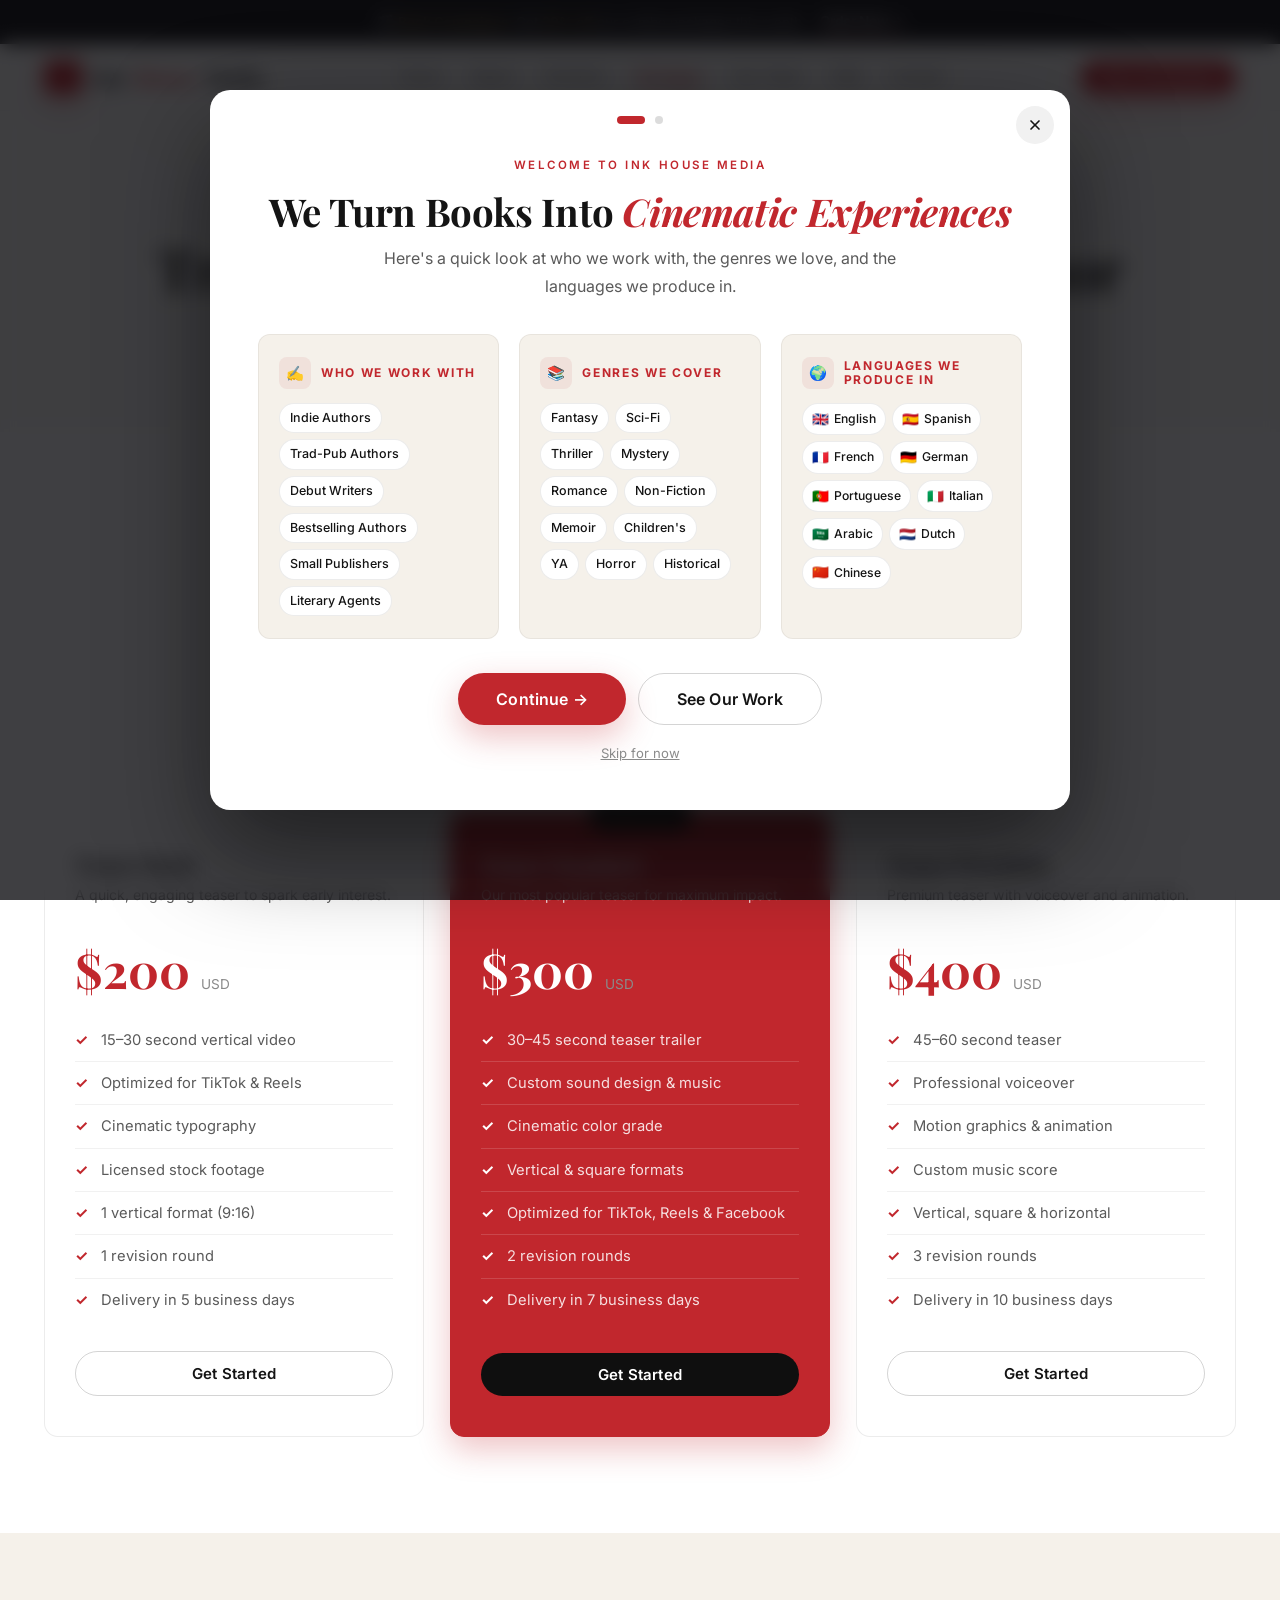
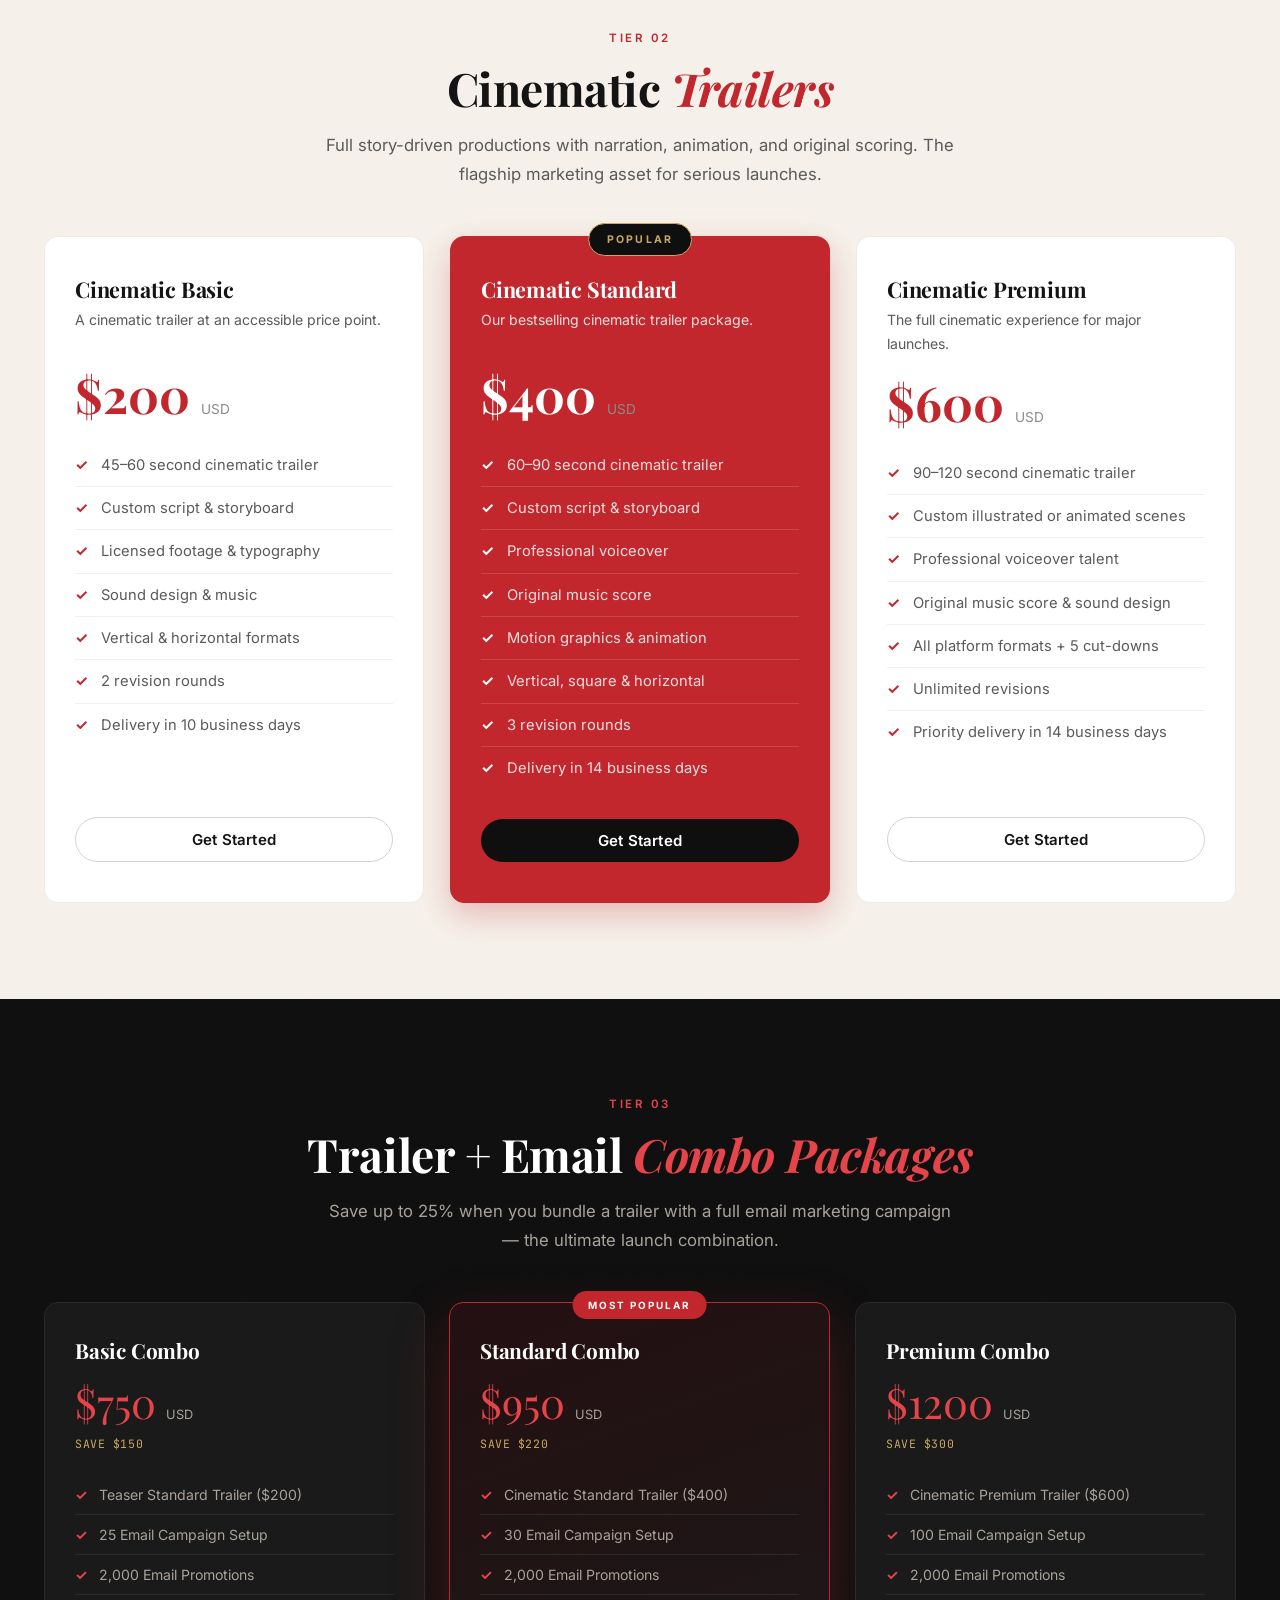
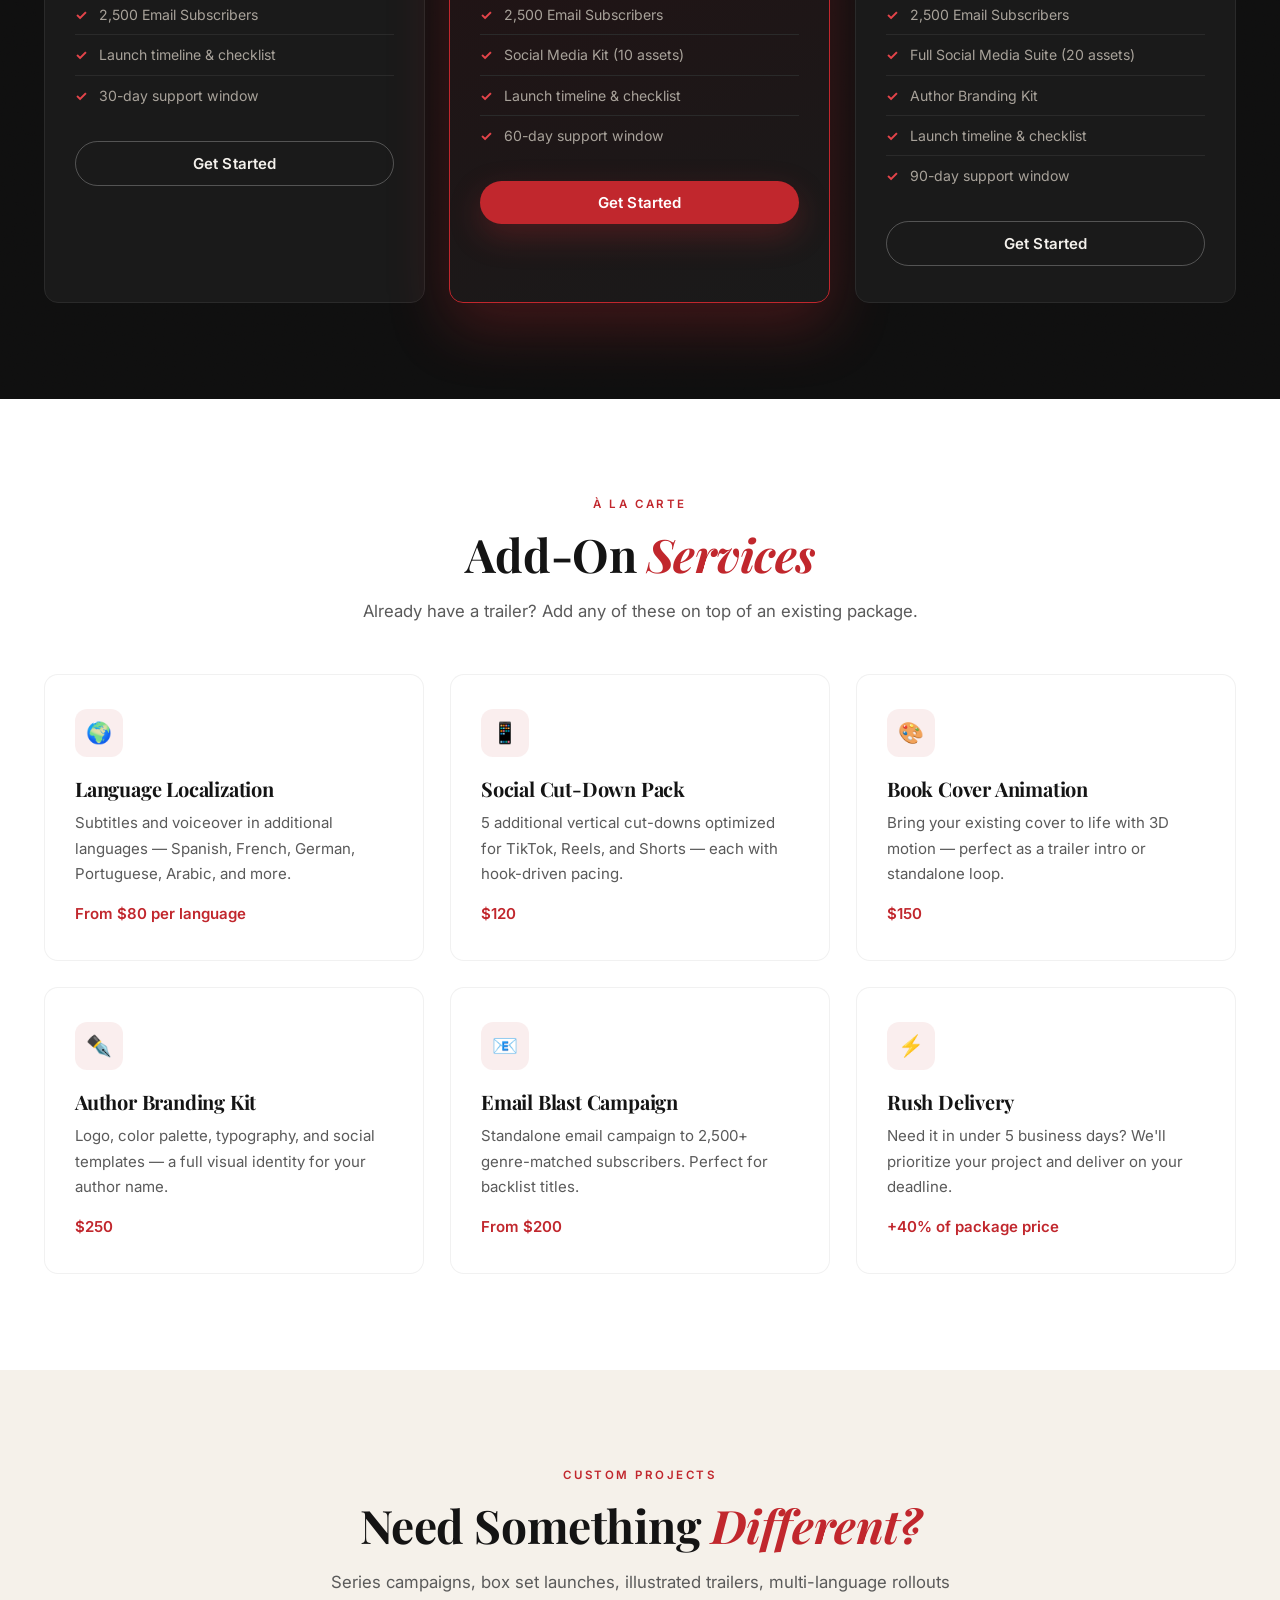
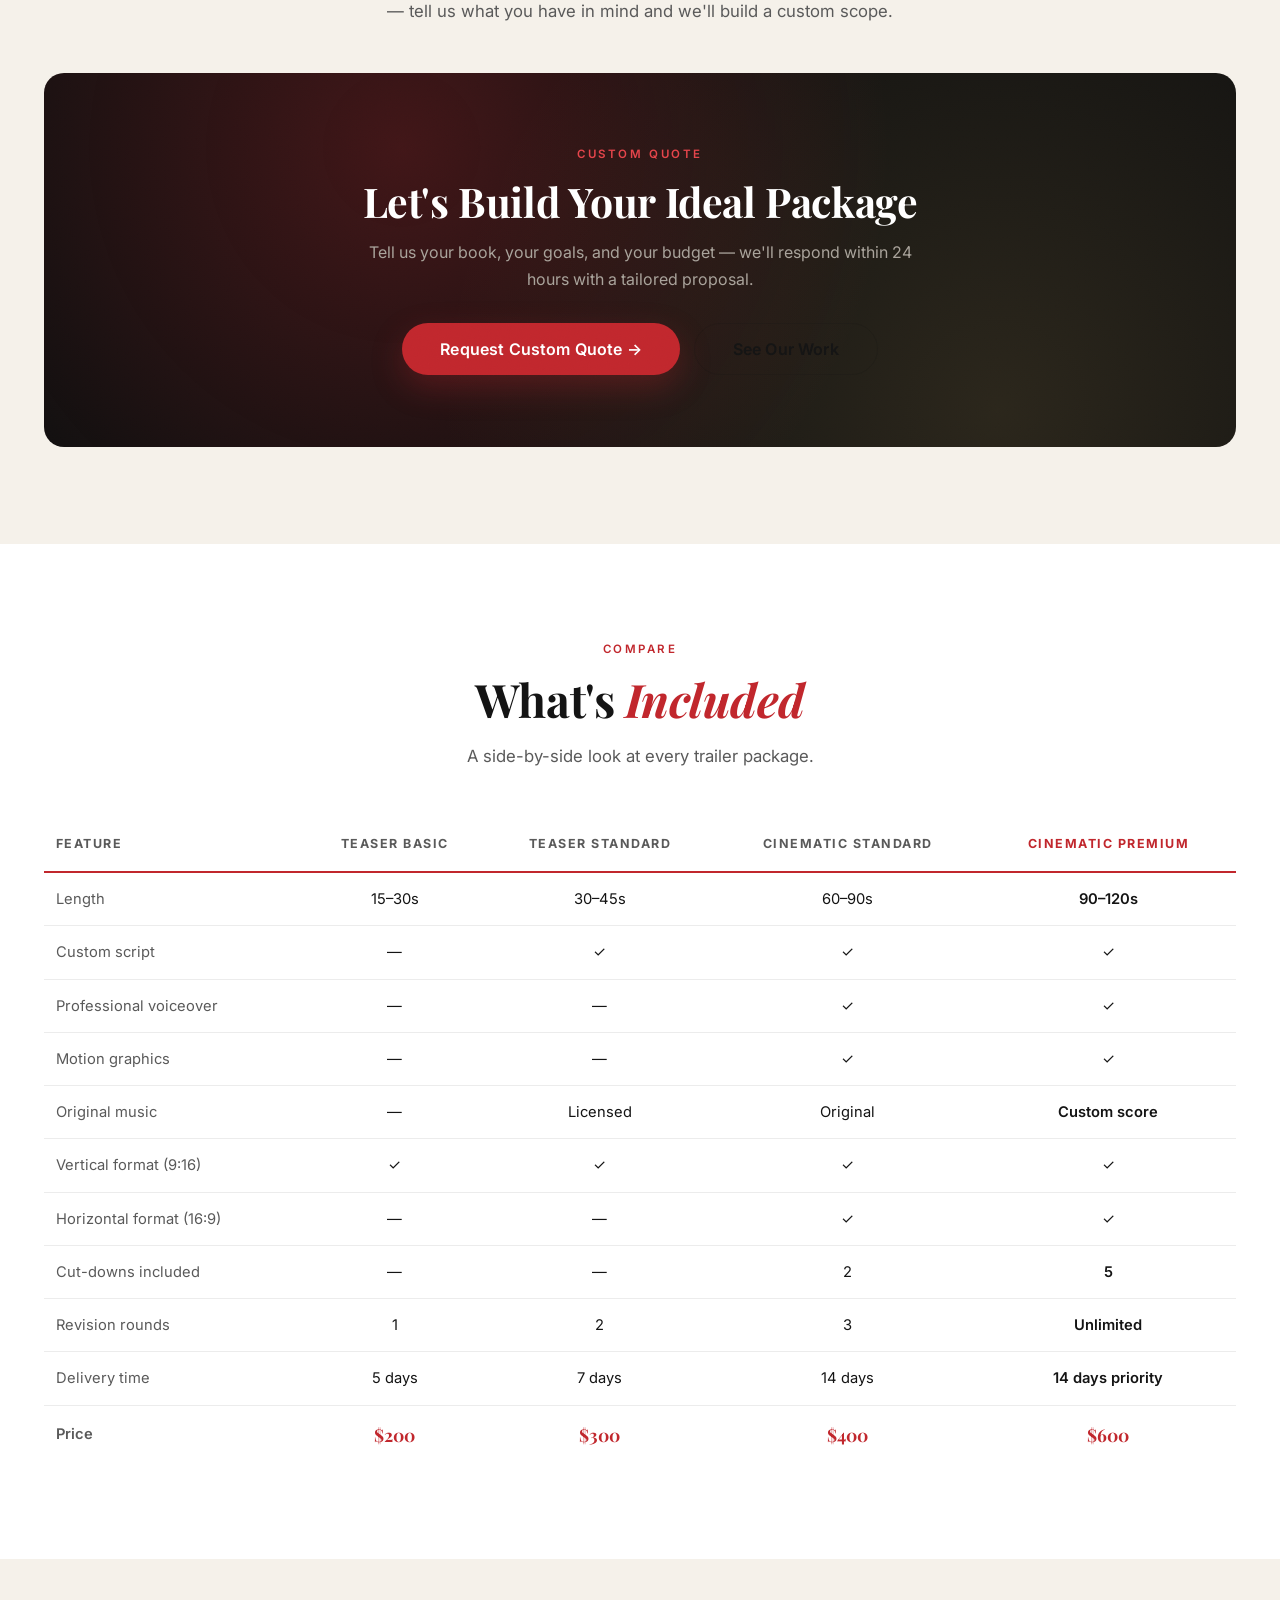
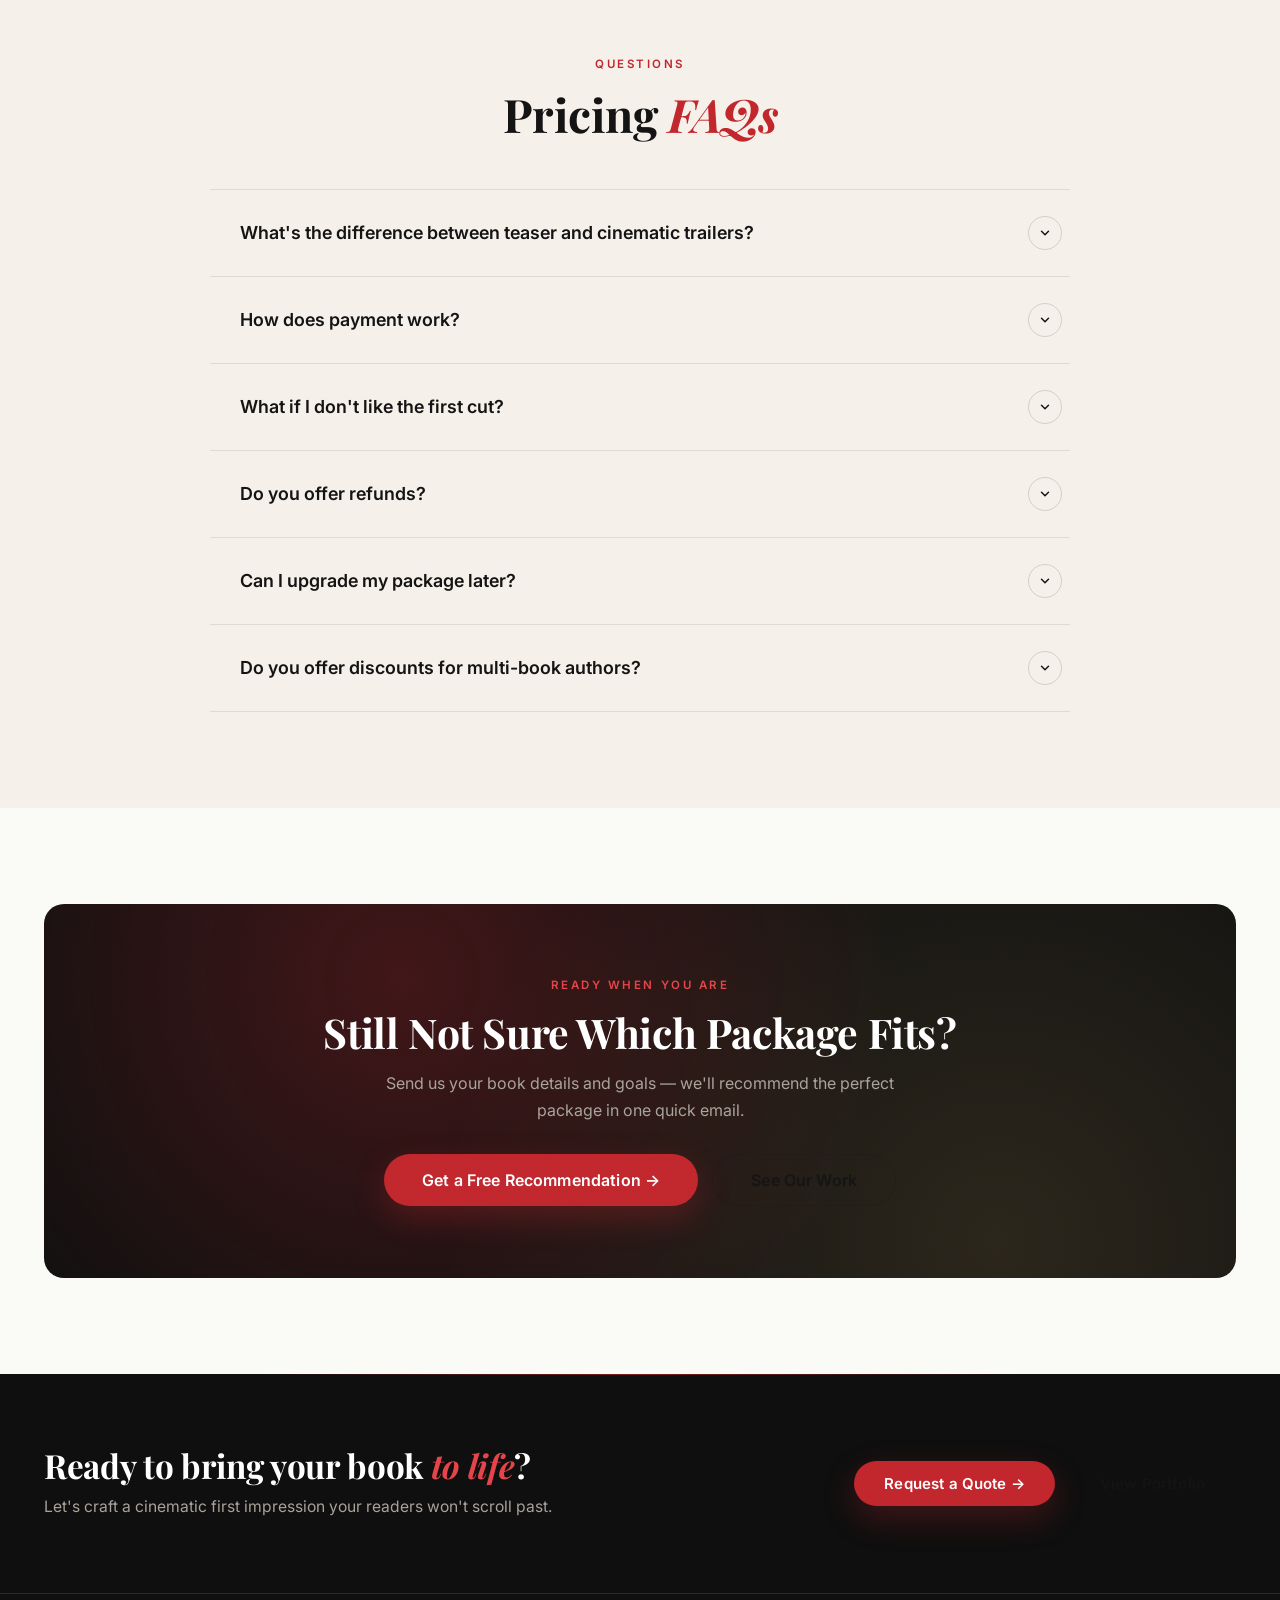
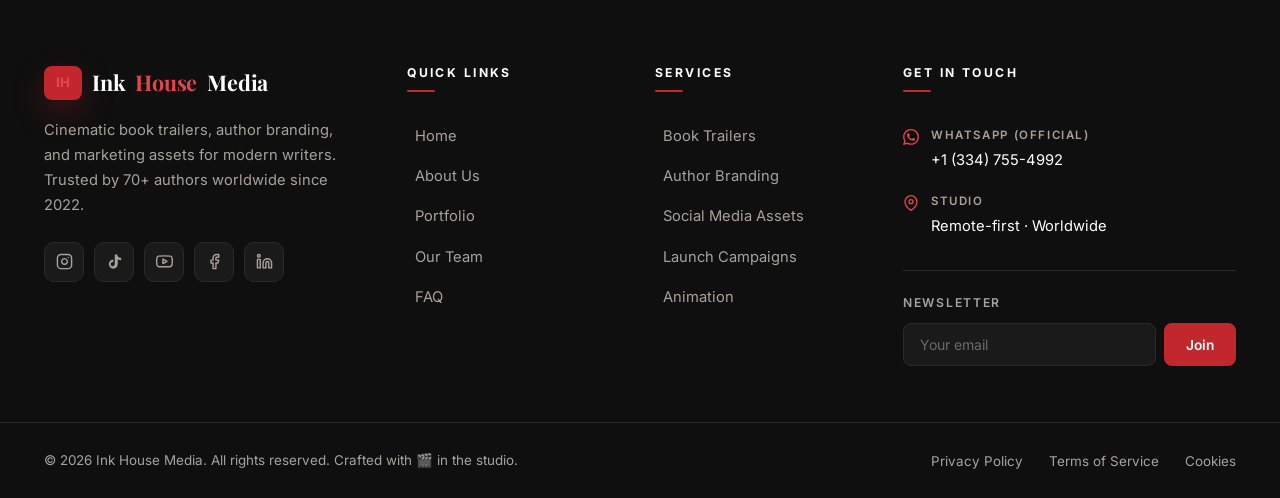
<file: services.html>
<!DOCTYPE html>
<html lang="en">
<head>
  <meta charset="UTF-8">
  <meta name="viewport" content="width=device-width, initial-scale=1.0">
  <meta name="theme-color" content="#0F0F0F">

  <title>Packages &amp; Pricing | Ink House Media — Cinematic Book Trailers</title>
  <meta name="description" content="Transparent pricing for Ink House Media's cinematic book trailers, author branding, and marketing campaigns. Teaser trailers from $100. Combo packages save up to 25%.">

  <!-- Open Graph -->
  <meta property="og:title" content="Packages & Pricing | Ink House Media">
  <meta property="og:description" content="Transparent pricing for cinematic book trailers and author marketing campaigns.">
  <meta property="og:type" content="website">
  <meta property="og:image" content="assets/images/og-cover.jpg">
  <meta property="og:site_name" content="Ink House Media">

  <!-- Twitter -->
  <meta name="twitter:card" content="summary_large_image">
  <meta name="twitter:title" content="Packages & Pricing | Ink House Media">
  <meta name="twitter:description" content="Transparent pricing for cinematic book trailers.">

  <!-- Fonts -->
  <link rel="preconnect" href="https://fonts.googleapis.com">
  <link rel="preconnect" href="https://fonts.gstatic.com" crossorigin>
  <link href="https://fonts.googleapis.com/css2?family=Inter:wght@400;500;600;700&family=JetBrains+Mono:wght@400;600&family=Playfair+Display:ital,wght@0,600;0,700;1,600;1,700&display=swap" rel="stylesheet">

  <link rel="stylesheet" href="css/style.css">

  <link rel="icon" type="image/svg+xml" href="data:image/svg+xml,%3Csvg xmlns='http://www.w3.org/2000/svg' viewBox='0 0 32 32'%3E%3Crect width='32' height='32' rx='7' fill='%23C1272D'/%3E%3Ctext x='50%25' y='54%25' text-anchor='middle' dominant-baseline='middle' font-family='Georgia,serif' font-size='18' font-weight='700' fill='white'%3EIH%3C/text%3E%3C/svg%3E">
</head>
<body>

  <!-- ============================================================
       WELCOME POPUP — Two-step
       ============================================================ -->
  <div class="popup" id="welcomePopup" role="dialog" aria-modal="true" aria-labelledby="popupTitle1" hidden>

    <!-- ============ STEP 1 ============ -->
    <div class="popup__modal" id="popupStep1">
      <button class="popup__close" type="button" aria-label="Close" data-popup-close>
        <svg viewBox="0 0 24 24" fill="none" stroke="currentColor" stroke-width="2.5" stroke-linecap="round" stroke-linejoin="round"><line x1="18" y1="6" x2="6" y2="18"/><line x1="6" y1="6" x2="18" y2="18"/></svg>
      </button>

      <div class="popup__steps">
        <div class="popup__step-dot active"></div>
        <div class="popup__step-dot"></div>
      </div>

      <div class="popup__body">
        <span class="eyebrow eyebrow--center">Welcome to Ink House Media</span>
        <h2 class="popup__title" id="popupTitle1">
          We Turn Books Into <em>Cinematic Experiences</em>
        </h2>
        <p class="popup__lead">
          Here's a quick look at who we work with, the genres we love, and the languages we produce in.
        </p>

        <div class="popup__audience">

          <div class="popup__col">
            <div class="popup__col-head">
              <div class="popup__col-icon" aria-hidden="true">✍️</div>
              <h4>Who We Work With</h4>
            </div>
            <div class="popup__tags">
              <span class="popup__tag">Indie Authors</span>
              <span class="popup__tag">Trad-Pub Authors</span>
              <span class="popup__tag">Debut Writers</span>
              <span class="popup__tag">Bestselling Authors</span>
              <span class="popup__tag">Small Publishers</span>
              <span class="popup__tag">Literary Agents</span>
            </div>
          </div>

          <div class="popup__col">
            <div class="popup__col-head">
              <div class="popup__col-icon" aria-hidden="true">📚</div>
              <h4>Genres We Cover</h4>
            </div>
            <div class="popup__tags">
              <span class="popup__tag">Fantasy</span>
              <span class="popup__tag">Sci-Fi</span>
              <span class="popup__tag">Thriller</span>
              <span class="popup__tag">Mystery</span>
              <span class="popup__tag">Romance</span>
              <span class="popup__tag">Non-Fiction</span>
              <span class="popup__tag">Memoir</span>
              <span class="popup__tag">Children's</span>
              <span class="popup__tag">YA</span>
              <span class="popup__tag">Horror</span>
              <span class="popup__tag">Historical</span>
            </div>
          </div>

          <div class="popup__col">
            <div class="popup__col-head">
              <div class="popup__col-icon" aria-hidden="true">🌍</div>
              <h4>Languages We Produce In</h4>
            </div>
            <div class="popup__langs">
              <span class="popup__lang"><span>🇬🇧</span> English</span>
              <span class="popup__lang"><span>🇪🇸</span> Spanish</span>
              <span class="popup__lang"><span>🇫🇷</span> French</span>
              <span class="popup__lang"><span>🇩🇪</span> German</span>
              <span class="popup__lang"><span>🇵🇹</span> Portuguese</span>
              <span class="popup__lang"><span>🇮🇹</span> Italian</span>
              <span class="popup__lang"><span>🇸🇦</span> Arabic</span>
              <span class="popup__lang"><span>🇳🇱</span> Dutch</span>
              <span class="popup__lang"><span>🇨🇳</span> Chinese</span>
            </div>
          </div>

        </div>

        <div class="popup__actions">
          <button type="button" class="btn btn--primary btn--lg" data-popup-next>
            Continue →
          </button>
          <a href="portfolio.html" class="btn btn--ghost btn--lg">
            See Our Work
          </a>
        </div>

        <button type="button" class="popup__skip" data-popup-close>
          Skip for now
        </button>
      </div>
    </div>

    <!-- ============ STEP 2 ============ -->
    <div class="popup__modal popup__modal--dark" id="popupStep2" style="display:none;">
      <button class="popup__close" type="button" aria-label="Close" data-popup-close>
        <svg viewBox="0 0 24 24" fill="none" stroke="currentColor" stroke-width="2.5" stroke-linecap="round" stroke-linejoin="round"><line x1="18" y1="6" x2="6" y2="18"/><line x1="6" y1="6" x2="18" y2="18"/></svg>
      </button>

      <div class="popup__steps">
        <div class="popup__step-dot"></div>
        <div class="popup__step-dot active"></div>
      </div>

      <div class="popup__body">
        <span class="popup__discount-badge">Limited-Time Offer</span>
        <h2 class="popup__title">
          Save <em>20%</em> On Any Combo Package
        </h2>

        <div class="popup__discount">20<sup>%</sup></div>

        <p class="popup__lead">
          Bundle a cinematic book trailer with a full email marketing campaign — and save up to <strong style="color:#fff;">$300</strong> on your launch.
        </p>

        <div class="popup__coupon" aria-label="Coupon code">
          <span>USE CODE:</span>
          <strong id="couponCode">COMBO20</strong>
          <button type="button" class="popup__coupon-copy" data-copy-coupon>Copy</button>
        </div>

        <p class="popup__meta">
          Valid through <strong id="promoExpiry">the end of this month</strong>. Mention the code when you get in touch.
        </p>

        <div class="popup__actions">
          <a href="#combos" class="btn btn--primary btn--lg">
            Claim This Offer →
          </a>
          <a href="contact.html" class="btn btn--ghost btn--lg">
            Talk to Us
          </a>
        </div>

        <button type="button" class="popup__skip" data-popup-close>
          No thanks
        </button>
      </div>
    </div>

  </div>
  <!-- ============================================================
       /WELCOME POPUP
       ============================================================ -->

  <!-- ============================================================
       ANNOUNCEMENT BAR
       ============================================================ -->
  <div class="announce">
    <span>🎬 <strong>Book Campaigns:</strong> Get <strong>20% off</strong> our combo packages this month</span>
    <a href="#combos">Order Now →</a>
  </div>

  <!-- ============================================================
       HEADER
       ============================================================ -->
  <header class="site-header">
    <div class="header-inner">
      <a href="index.html" class="logo" aria-label="Ink House Media — Home">
        <span class="logo__mark">IH</span> Ink<span>House</span> Media
      </a>

      <button class="nav-toggle" aria-label="Toggle navigation" aria-expanded="false">☰</button>

      <nav class="main-nav" aria-label="Primary">
        <a href="index.html">Home</a>
        <a href="about.html">About</a>
        <a href="portfolio.html">Portfolio</a>
        <a href="services.html">Packages</a>
        <a href="team.html">Our Team</a>
        <a href="faq.html">FAQ</a>
        <a href="contact.html">Contact</a>
      </nav>

      <div class="header-cta">
        <a href="contact.html" class="btn btn--primary btn--sm">Get a Free Quote</a>
      </div>
    </div>
  </header>

  <!-- ============================================================
       PAGE BANNER
       ============================================================ -->
  <div class="page-banner">
    <nav class="breadcrumbs" aria-label="Breadcrumb">
      <a href="index.html">Home</a>
      <span>Packages &amp; Pricing</span>
    </nav>
    <h1>Transparent <em style="color:var(--crimson); font-style:italic;">Pricing</em> for Every Author</h1>
    <p>Whether you're launching your debut novel or running a full series campaign, we have a package that fits. All prices in USD.</p>
  </div>

  <!-- ============================================================
       PRICING OVERVIEW — JUMP LINKS
       ============================================================ -->
  <section class="section--paper section--tight">
    <div class="container">
      <div class="filter-tabs reveal" style="margin-bottom: 0;">
        <a href="#teaser-trailers">Teaser Trailers</a>
        <a href="#cinematic-trailers">Cinematic Trailers</a>
        <a href="#combos">Combo Packages</a>
        <a href="#addons">Add-Ons</a>
        <a href="#custom">Custom Quote</a>
      </div>
    </div>
  </section>

  <!-- ==========================================================================
       TEASER TRAILERS
       ========================================================================== -->
  <section class="section--paper" id="teaser-trailers" style="padding-top: 0;">
    <div class="container">
      <div class="center mb-48">
        <span class="eyebrow eyebrow--center reveal">Tier 01</span>
        <h2 class="section-title reveal">Teaser <em>Trailers</em></h2>
        <p class="section-sub reveal mx-auto">Short, punchy, hook-driven videos designed for social media and pre-launch buzz. Perfect for debut authors and lead magnets.</p>
      </div>

      <div class="pricing-grid">
        <div class="price-card reveal">
          <h3 class="price-card__name">Teaser Basic</h3>
          <p class="price-card__desc">A quick, engaging teaser to spark early interest.</p>
          <div class="price-card__price">$200 <small>USD</small></div>
          <ul class="price-card__features">
            <li>15–30 second vertical video</li>
            <li>Optimized for TikTok &amp; Reels</li>
            <li>Cinematic typography</li>
            <li>Licensed stock footage</li>
            <li>1 vertical format (9:16)</li>
            <li>1 revision round</li>
            <li>Delivery in 5 business days</li>
          </ul>
          <a href="contact.html" class="btn btn--ghost btn--block">Get Started</a>
        </div>

        <div class="price-card featured reveal reveal--delay-1">
          <h3 class="price-card__name">Teaser Standard</h3>
          <p class="price-card__desc">Our most popular teaser for maximum impact.</p>
          <div class="price-card__price">$300 <small>USD</small></div>
          <ul class="price-card__features">
            <li>30–45 second teaser trailer</li>
            <li>Custom sound design &amp; music</li>
            <li>Cinematic color grade</li>
            <li>Vertical &amp; square formats</li>
            <li>Optimized for TikTok, Reels &amp; Facebook</li>
            <li>2 revision rounds</li>
            <li>Delivery in 7 business days</li>
          </ul>
          <a href="contact.html" class="btn btn--dark btn--block">Get Started</a>
        </div>

        <div class="price-card reveal reveal--delay-2">
          <h3 class="price-card__name">Teaser Premium</h3>
          <p class="price-card__desc">Premium teaser with voiceover and animation.</p>
          <div class="price-card__price">$400 <small>USD</small></div>
          <ul class="price-card__features">
            <li>45–60 second teaser</li>
            <li>Professional voiceover</li>
            <li>Motion graphics &amp; animation</li>
            <li>Custom music score</li>
            <li>Vertical, square &amp; horizontal</li>
            <li>3 revision rounds</li>
            <li>Delivery in 10 business days</li>
          </ul>
          <a href="contact.html" class="btn btn--ghost btn--block">Get Started</a>
        </div>
      </div>
    </div>
  </section>

  <!-- ==========================================================================
       CINEMATIC TRAILERS
       ========================================================================== -->
  <section class="section--cream" id="cinematic-trailers">
    <div class="container">
      <div class="center mb-48">
        <span class="eyebrow eyebrow--center reveal">Tier 02</span>
        <h2 class="section-title reveal">Cinematic <em>Trailers</em></h2>
        <p class="section-sub reveal mx-auto">Full story-driven productions with narration, animation, and original scoring. The flagship marketing asset for serious launches.</p>
      </div>

      <div class="pricing-grid">
        <div class="price-card reveal">
          <h3 class="price-card__name">Cinematic Basic</h3>
          <p class="price-card__desc">A cinematic trailer at an accessible price point.</p>
          <div class="price-card__price">$200 <small>USD</small></div>
          <ul class="price-card__features">
            <li>45–60 second cinematic trailer</li>
            <li>Custom script &amp; storyboard</li>
            <li>Licensed footage &amp; typography</li>
            <li>Sound design &amp; music</li>
            <li>Vertical &amp; horizontal formats</li>
            <li>2 revision rounds</li>
            <li>Delivery in 10 business days</li>
          </ul>
          <a href="contact.html" class="btn btn--ghost btn--block">Get Started</a>
        </div>

        <div class="price-card featured reveal reveal--delay-1">
          <h3 class="price-card__name">Cinematic Standard</h3>
          <p class="price-card__desc">Our bestselling cinematic trailer package.</p>
          <div class="price-card__price">$400 <small>USD</small></div>
          <ul class="price-card__features">
            <li>60–90 second cinematic trailer</li>
            <li>Custom script &amp; storyboard</li>
            <li>Professional voiceover</li>
            <li>Original music score</li>
            <li>Motion graphics &amp; animation</li>
            <li>Vertical, square &amp; horizontal</li>
            <li>3 revision rounds</li>
            <li>Delivery in 14 business days</li>
          </ul>
          <a href="contact.html" class="btn btn--dark btn--block">Get Started</a>
        </div>

        <div class="price-card reveal reveal--delay-2">
          <h3 class="price-card__name">Cinematic Premium</h3>
          <p class="price-card__desc">The full cinematic experience for major launches.</p>
          <div class="price-card__price">$600 <small>USD</small></div>
          <ul class="price-card__features">
            <li>90–120 second cinematic trailer</li>
            <li>Custom illustrated or animated scenes</li>
            <li>Professional voiceover talent</li>
            <li>Original music score &amp; sound design</li>
            <li>All platform formats + 5 cut-downs</li>
            <li>Unlimited revisions</li>
            <li>Priority delivery in 14 business days</li>
          </ul>
          <a href="contact.html" class="btn btn--ghost btn--block">Get Started</a>
        </div>
      </div>
    </div>
  </section>

  <!-- ==========================================================================
       COMBO PACKAGES (DARK)
       ========================================================================== -->
  <section class="section--dark grain" id="combos">
    <div class="container">
      <div class="center mb-48">
        <span class="eyebrow eyebrow--center reveal" style="color:var(--crimson-soft);">Tier 03</span>
        <h2 class="section-title reveal" style="color:#fff;">Trailer + Email <em style="color:var(--crimson-soft);">Combo Packages</em></h2>
        <p class="section-sub reveal mx-auto">Save up to 25% when you bundle a trailer with a full email marketing campaign — the ultimate launch combination.</p>
      </div>

      <div class="combo-grid">
        <div class="combo-card reveal">
          <h3>Basic Combo</h3>
          <div class="combo-price">$750 <small>USD</small></div>
          <span class="combo-save">SAVE $150</span>
          <ul>
            <li>Teaser Standard Trailer ($200)</li>
            <li>25 Email Campaign Setup</li>
            <li>2,000 Email Promotions</li>
            <li>2,500 Email Subscribers</li>
            <li>Launch timeline &amp; checklist</li>
            <li>30-day support window</li>
          </ul>
          <a href="contact.html" class="btn btn--ghost btn--block">Get Started</a>
        </div>

        <div class="combo-card featured reveal reveal--delay-1">
          <h3>Standard Combo</h3>
          <div class="combo-price">$950 <small>USD</small></div>
          <span class="combo-save">SAVE $220</span>
          <ul>
            <li>Cinematic Standard Trailer ($400)</li>
            <li>30 Email Campaign Setup</li>
            <li>2,000 Email Promotions</li>
            <li>2,500 Email Subscribers</li>
            <li>Social Media Kit (10 assets)</li>
            <li>Launch timeline &amp; checklist</li>
            <li>60-day support window</li>
          </ul>
          <a href="contact.html" class="btn btn--primary btn--block">Get Started</a>
        </div>

        <div class="combo-card reveal reveal--delay-2">
          <h3>Premium Combo</h3>
          <div class="combo-price">$1200 <small>USD</small></div>
          <span class="combo-save">SAVE $300</span>
          <ul>
            <li>Cinematic Premium Trailer ($600)</li>
            <li>100 Email Campaign Setup</li>
            <li>2,000 Email Promotions</li>
            <li>2,500 Email Subscribers</li>
            <li>Full Social Media Suite (20 assets)</li>
            <li>Author Branding Kit</li>
            <li>Launch timeline &amp; checklist</li>
            <li>90-day support window</li>
          </ul>
          <a href="contact.html" class="btn btn--ghost btn--block">Get Started</a>
        </div>
      </div>
    </div>
  </section>

  <!-- ==========================================================================
       ADD-ONS
       ========================================================================== -->
  <section class="section--paper" id="addons">
    <div class="container">
      <div class="center mb-48">
        <span class="eyebrow eyebrow--center reveal">À La Carte</span>
        <h2 class="section-title reveal">Add-On <em>Services</em></h2>
        <p class="section-sub reveal mx-auto">Already have a trailer? Add any of these on top of an existing package.</p>
      </div>

      <div class="services-grid">
        <div class="service-card reveal">
          <div class="service-card__icon" aria-hidden="true">🌍</div>
          <h3>Language Localization</h3>
          <p>Subtitles and voiceover in additional languages — Spanish, French, German, Portuguese, Arabic, and more.</p>
          <p style="margin-top: 14px; color: var(--crimson); font-weight: 600;">From $80 per language</p>
        </div>
        <div class="service-card reveal reveal--delay-1">
          <div class="service-card__icon" aria-hidden="true">📱</div>
          <h3>Social Cut-Down Pack</h3>
          <p>5 additional vertical cut-downs optimized for TikTok, Reels, and Shorts — each with hook-driven pacing.</p>
          <p style="margin-top: 14px; color: var(--crimson); font-weight: 600;">$120</p>
        </div>
        <div class="service-card reveal reveal--delay-2">
          <div class="service-card__icon" aria-hidden="true">🎨</div>
          <h3>Book Cover Animation</h3>
          <p>Bring your existing cover to life with 3D motion — perfect as a trailer intro or standalone loop.</p>
          <p style="margin-top: 14px; color: var(--crimson); font-weight: 600;">$150</p>
        </div>
        <div class="service-card reveal">
          <div class="service-card__icon" aria-hidden="true">✒️</div>
          <h3>Author Branding Kit</h3>
          <p>Logo, color palette, typography, and social templates — a full visual identity for your author name.</p>
          <p style="margin-top: 14px; color: var(--crimson); font-weight: 600;">$250</p>
        </div>
        <div class="service-card reveal reveal--delay-1">
          <div class="service-card__icon" aria-hidden="true">📧</div>
          <h3>Email Blast Campaign</h3>
          <p>Standalone email campaign to 2,500+ genre-matched subscribers. Perfect for backlist titles.</p>
          <p style="margin-top: 14px; color: var(--crimson); font-weight: 600;">From $200</p>
        </div>
        <div class="service-card reveal reveal--delay-2">
          <div class="service-card__icon" aria-hidden="true">⚡</div>
          <h3>Rush Delivery</h3>
          <p>Need it in under 5 business days? We'll prioritize your project and deliver on your deadline.</p>
          <p style="margin-top: 14px; color: var(--crimson); font-weight: 600;">+40% of package price</p>
        </div>
      </div>
    </div>
  </section>

  <!-- ==========================================================================
       CUSTOM QUOTE
       ========================================================================== -->
  <section class="section--cream" id="custom">
    <div class="container">
      <div class="center mb-48">
        <span class="eyebrow eyebrow--center reveal">Custom Projects</span>
        <h2 class="section-title reveal">Need Something <em>Different?</em></h2>
        <p class="section-sub reveal mx-auto">Series campaigns, box set launches, illustrated trailers, multi-language rollouts — tell us what you have in mind and we'll build a custom scope.</p>
      </div>

      <div class="cta-banner grain reveal">
        <span class="eyebrow eyebrow--center" style="color:var(--crimson-soft);">Custom Quote</span>
        <h2>Let's Build Your Ideal Package</h2>
        <p>Tell us your book, your goals, and your budget — we'll respond within 24 hours with a tailored proposal.</p>
        <div class="d-flex flex-wrap gap-14" style="justify-content:center;">
          <a href="contact.html" class="btn btn--primary btn--lg">Request Custom Quote →</a>
          <a href="portfolio.html" class="btn btn--ghost btn--lg">See Our Work</a>
        </div>
      </div>
    </div>
  </section>

  <!-- ==========================================================================
       COMPARISON TABLE
       ========================================================================== -->
  <section class="section--paper">
    <div class="container">
      <div class="center mb-48">
        <span class="eyebrow eyebrow--center reveal">Compare</span>
        <h2 class="section-title reveal">What's <em>Included</em></h2>
        <p class="section-sub reveal mx-auto">A side-by-side look at every trailer package.</p>
      </div>

      <div style="overflow-x:auto;">
        <table style="width:100%; border-collapse:collapse; font-size:0.92rem;">
          <thead>
            <tr style="border-bottom: 2px solid var(--crimson);">
              <th style="text-align:left; padding: 16px 12px; font-family:var(--font-body); font-weight:700; font-size:0.78rem; letter-spacing:0.12em; text-transform:uppercase; color:var(--ink-muted);">Feature</th>
              <th style="text-align:center; padding: 16px 12px; font-family:var(--font-body); font-weight:700; font-size:0.78rem; letter-spacing:0.12em; text-transform:uppercase; color:var(--ink-muted);">Teaser Basic</th>
              <th style="text-align:center; padding: 16px 12px; font-family:var(--font-body); font-weight:700; font-size:0.78rem; letter-spacing:0.12em; text-transform:uppercase; color:var(--ink-muted);">Teaser Standard</th>
              <th style="text-align:center; padding: 16px 12px; font-family:var(--font-body); font-weight:700; font-size:0.78rem; letter-spacing:0.12em; text-transform:uppercase; color:var(--ink-muted);">Cinematic Standard</th>
              <th style="text-align:center; padding: 16px 12px; font-family:var(--font-body); font-weight:700; font-size:0.78rem; letter-spacing:0.12em; text-transform:uppercase; color:var(--crimson);">Cinematic Premium</th>
            </tr>
          </thead>
          <tbody>
            <tr style="border-bottom: 1px solid rgba(20,20,20,0.08);">
              <td style="padding: 14px 12px; color:var(--ink-muted);">Length</td>
              <td style="padding: 14px 12px; text-align:center;">15–30s</td>
              <td style="padding: 14px 12px; text-align:center;">30–45s</td>
              <td style="padding: 14px 12px; text-align:center;">60–90s</td>
              <td style="padding: 14px 12px; text-align:center; font-weight:600;">90–120s</td>
            </tr>
            <tr style="border-bottom: 1px solid rgba(20,20,20,0.08);">
              <td style="padding: 14px 12px; color:var(--ink-muted);">Custom script</td>
              <td style="padding: 14px 12px; text-align:center;">—</td>
              <td style="padding: 14px 12px; text-align:center;">✓</td>
              <td style="padding: 14px 12px; text-align:center;">✓</td>
              <td style="padding: 14px 12px; text-align:center;">✓</td>
            </tr>
            <tr style="border-bottom: 1px solid rgba(20,20,20,0.08);">
              <td style="padding: 14px 12px; color:var(--ink-muted);">Professional voiceover</td>
              <td style="padding: 14px 12px; text-align:center;">—</td>
              <td style="padding: 14px 12px; text-align:center;">—</td>
              <td style="padding: 14px 12px; text-align:center;">✓</td>
              <td style="padding: 14px 12px; text-align:center;">✓</td>
            </tr>
            <tr style="border-bottom: 1px solid rgba(20,20,20,0.08);">
              <td style="padding: 14px 12px; color:var(--ink-muted);">Motion graphics</td>
              <td style="padding: 14px 12px; text-align:center;">—</td>
              <td style="padding: 14px 12px; text-align:center;">—</td>
              <td style="padding: 14px 12px; text-align:center;">✓</td>
              <td style="padding: 14px 12px; text-align:center;">✓</td>
            </tr>
            <tr style="border-bottom: 1px solid rgba(20,20,20,0.08);">
              <td style="padding: 14px 12px; color:var(--ink-muted);">Original music</td>
              <td style="padding: 14px 12px; text-align:center;">—</td>
              <td style="padding: 14px 12px; text-align:center;">Licensed</td>
              <td style="padding: 14px 12px; text-align:center;">Original</td>
              <td style="padding: 14px 12px; text-align:center; font-weight:600;">Custom score</td>
            </tr>
            <tr style="border-bottom: 1px solid rgba(20,20,20,0.08);">
              <td style="padding: 14px 12px; color:var(--ink-muted);">Vertical format (9:16)</td>
              <td style="padding: 14px 12px; text-align:center;">✓</td>
              <td style="padding: 14px 12px; text-align:center;">✓</td>
              <td style="padding: 14px 12px; text-align:center;">✓</td>
              <td style="padding: 14px 12px; text-align:center;">✓</td>
            </tr>
            <tr style="border-bottom: 1px solid rgba(20,20,20,0.08);">
              <td style="padding: 14px 12px; color:var(--ink-muted);">Horizontal format (16:9)</td>
              <td style="padding: 14px 12px; text-align:center;">—</td>
              <td style="padding: 14px 12px; text-align:center;">—</td>
              <td style="padding: 14px 12px; text-align:center;">✓</td>
              <td style="padding: 14px 12px; text-align:center;">✓</td>
            </tr>
            <tr style="border-bottom: 1px solid rgba(20,20,20,0.08);">
              <td style="padding: 14px 12px; color:var(--ink-muted);">Cut-downs included</td>
              <td style="padding: 14px 12px; text-align:center;">—</td>
              <td style="padding: 14px 12px; text-align:center;">—</td>
              <td style="padding: 14px 12px; text-align:center;">2</td>
              <td style="padding: 14px 12px; text-align:center; font-weight:600;">5</td>
            </tr>
            <tr style="border-bottom: 1px solid rgba(20,20,20,0.08);">
              <td style="padding: 14px 12px; color:var(--ink-muted);">Revision rounds</td>
              <td style="padding: 14px 12px; text-align:center;">1</td>
              <td style="padding: 14px 12px; text-align:center;">2</td>
              <td style="padding: 14px 12px; text-align:center;">3</td>
              <td style="padding: 14px 12px; text-align:center; font-weight:600;">Unlimited</td>
            </tr>
            <tr style="border-bottom: 1px solid rgba(20,20,20,0.08);">
              <td style="padding: 14px 12px; color:var(--ink-muted);">Delivery time</td>
              <td style="padding: 14px 12px; text-align:center;">5 days</td>
              <td style="padding: 14px 12px; text-align:center;">7 days</td>
              <td style="padding: 14px 12px; text-align:center;">14 days</td>
              <td style="padding: 14px 12px; text-align:center; font-weight:600;">14 days priority</td>
            </tr>
            <tr>
              <td style="padding: 14px 12px; color:var(--ink-muted); font-weight:600;">Price</td>
              <td style="padding: 14px 12px; text-align:center; font-family:var(--font-display); font-size:1.1rem; color:var(--crimson); font-weight:700;">$200</td>
              <td style="padding: 14px 12px; text-align:center; font-family:var(--font-display); font-size:1.1rem; color:var(--crimson); font-weight:700;">$300</td>
              <td style="padding: 14px 12px; text-align:center; font-family:var(--font-display); font-size:1.1rem; color:var(--crimson); font-weight:700;">$400</td>
              <td style="padding: 14px 12px; text-align:center; font-family:var(--font-display); font-size:1.1rem; color:var(--crimson); font-weight:700;">$600</td>
            </tr>
          </tbody>
        </table>
      </div>
    </div>
  </section>

  <!-- ==========================================================================
       FAQ
       ========================================================================== -->
  <section class="section--cream">
    <div class="container">
      <div class="center mb-48">
        <span class="eyebrow eyebrow--center reveal">Questions</span>
        <h2 class="section-title reveal">Pricing <em>FAQs</em></h2>
      </div>

      <div class="faq-list reveal">
        <div class="faq-item">
          <button class="faq-q" type="button" aria-expanded="false">
            <span class="faq-q__text">What's the difference between teaser and cinematic trailers?</span>
            <span class="faq-q__icon" aria-hidden="true"><svg viewBox="0 0 24 24" fill="none" stroke="currentColor" stroke-width="2.5" stroke-linecap="round" stroke-linejoin="round"><polyline points="6 9 12 15 18 9"></polyline></svg></span>
          </button>
          <div class="faq-a">
            <div class="faq-a__inner">
              <p><strong>Teaser trailers</strong> are short (15–60s), atmospheric, and hook-driven — designed for social media scroll-stopping. <strong>Cinematic trailers</strong> are longer (45–120s), story-driven, and include narration, animation, and original scoring. They're the flagship asset for a full launch campaign.</p>
            </div>
          </div>
        </div>

        <div class="faq-item">
          <button class="faq-q" type="button" aria-expanded="false">
            <span class="faq-q__text">How does payment work?</span>
            <span class="faq-q__icon" aria-hidden="true"><svg viewBox="0 0 24 24" fill="none" stroke="currentColor" stroke-width="2.5" stroke-linecap="round" stroke-linejoin="round"><polyline points="6 9 12 15 18 9"></polyline></svg></span>
          </button>
          <div class="faq-a">
            <div class="faq-a__inner">
              <p>We take a <strong>50% deposit</strong> to begin work and the remaining 50% on final delivery. We accept all major credit cards, PayPal, and bank transfer. Payment plans are available for combo and full marketing packages.</p>
            </div>
          </div>
        </div>

        <div class="faq-item">
          <button class="faq-q" type="button" aria-expanded="false">
            <span class="faq-q__text">What if I don't like the first cut?</span>
            <span class="faq-q__icon" aria-hidden="true"><svg viewBox="0 0 24 24" fill="none" stroke="currentColor" stroke-width="2.5" stroke-linecap="round" stroke-linejoin="round"><polyline points="6 9 12 15 18 9"></polyline></svg></span>
          </button>
          <div class="faq-a">
            <div class="faq-a__inner">
              <p>Every package includes revision rounds (1 to unlimited depending on tier). We share a first cut for feedback before final production — so you're never locked into something you don't love.</p>
            </div>
          </div>
        </div>

        <div class="faq-item">
          <button class="faq-q" type="button" aria-expanded="false">
            <span class="faq-q__text">Do you offer refunds?</span>
            <span class="faq-q__icon" aria-hidden="true"><svg viewBox="0 0 24 24" fill="none" stroke="currentColor" stroke-width="2.5" stroke-linecap="round" stroke-linejoin="round"><polyline points="6 9 12 15 18 9"></polyline></svg></span>
          </button>
          <div class="faq-a">
            <div class="faq-a__inner">
              <p>The 50% deposit is non-refundable once production begins (as it covers scripting, licensing, and initial edit). If you cancel before production starts, we refund the deposit minus a 10% administrative fee.</p>
            </div>
          </div>
        </div>

        <div class="faq-item">
          <button class="faq-q" type="button" aria-expanded="false">
            <span class="faq-q__text">Can I upgrade my package later?</span>
            <span class="faq-q__icon" aria-hidden="true"><svg viewBox="0 0 24 24" fill="none" stroke="currentColor" stroke-width="2.5" stroke-linecap="round" stroke-linejoin="round"><polyline points="6 9 12 15 18 9"></polyline></svg></span>
          </button>
          <div class="faq-a">
            <div class="faq-a__inner">
              <p>Absolutely. You can upgrade from Teaser to Cinematic or add Combo services at any point. We'll credit what you've already paid toward the upgrade.</p>
            </div>
          </div>
        </div>

        <div class="faq-item">
          <button class="faq-q" type="button" aria-expanded="false">
            <span class="faq-q__text">Do you offer discounts for multi-book authors?</span>
            <span class="faq-q__icon" aria-hidden="true"><svg viewBox="0 0 24 24" fill="none" stroke="currentColor" stroke-width="2.5" stroke-linecap="round" stroke-linejoin="round"><polyline points="6 9 12 15 18 9"></polyline></svg></span>
          </button>
          <div class="faq-a">
            <div class="faq-a__inner">
              <p>Yes. Series authors and multi-book launches receive <strong>10–20% off</strong> when booking 3 or more trailers. Reach out via the contact form for a custom series quote.</p>
            </div>
          </div>
        </div>
      </div>
    </div>
  </section>

  <!-- ==========================================================================
       CTA BANNER
       ========================================================================== -->
  <section>
    <div class="container">
      <div class="cta-banner grain reveal">
        <span class="eyebrow eyebrow--center" style="color:var(--crimson-soft);">Ready When You Are</span>
        <h2>Still Not Sure Which Package Fits?</h2>
        <p>Send us your book details and goals — we'll recommend the perfect package in one quick email.</p>
        <div class="d-flex flex-wrap gap-14" style="justify-content:center;">
          <a href="contact.html" class="btn btn--primary btn--lg">Get a Free Recommendation →</a>
          <a href="portfolio.html" class="btn btn--ghost btn--lg">See Our Work</a>
        </div>
      </div>
    </div>
  </section>

  <!-- ============================================================
       FOOTER
       ============================================================ -->
  <footer class="site-footer">

    <div class="footer-cta">
      <div class="container footer-cta__inner">
        <div>
          <h3>Ready to bring your book <em>to life</em>?</h3>
          <p>Let's craft a cinematic first impression your readers won't scroll past.</p>
        </div>
        <div class="d-flex flex-wrap gap-14">
          <a href="contact.html" class="btn btn--primary">Request a Quote →</a>
          <a href="portfolio.html" class="btn btn--ghost">View Portfolio</a>
        </div>
      </div>
    </div>

    <div class="footer-main">
      <div class="container">
        <div class="footer-grid">

          <div class="footer-brand">
            <a href="index.html" class="logo" aria-label="Ink House Media — Home">
              <span class="logo__mark">IH</span> Ink<span>House</span> Media
            </a>
            <p>Cinematic book trailers, author branding, and marketing assets for modern writers. Trusted by 70+ authors worldwide since 2022.</p>

            <div class="footer-social">
              <a href="#" aria-label="Instagram" rel="noopener"><svg viewBox="0 0 24 24" fill="none" stroke="currentColor" stroke-width="2" stroke-linecap="round" stroke-linejoin="round"><rect x="2" y="2" width="20" height="20" rx="5"/><path d="M16 11.37A4 4 0 1 1 12.63 8 4 4 0 0 1 16 11.37z"/><line x1="17.5" y1="6.5" x2="17.51" y2="6.5"/></svg></a>
              <a href="#" aria-label="TikTok" rel="noopener"><svg viewBox="0 0 24 24" fill="currentColor"><path d="M19.59 6.69a4.83 4.83 0 0 1-3.77-4.25V2h-3.45v13.67a2.89 2.89 0 0 1-5.2 1.74 2.89 2.89 0 0 1 2.31-4.64 2.93 2.93 0 0 1 .88.13V9.4a6.84 6.84 0 0 0-1-.05A6.33 6.33 0 0 0 5.8 20.1a6.34 6.34 0 0 0 10.86-4.43V8.66a8.16 8.16 0 0 0 4.77 1.52v-3.4a4.85 4.85 0 0 1-1.84-.09z"/></svg></a>
              <a href="#" aria-label="YouTube" rel="noopener"><svg viewBox="0 0 24 24" fill="none" stroke="currentColor" stroke-width="2" stroke-linecap="round" stroke-linejoin="round"><path d="M22.54 6.42a2.78 2.78 0 0 0-1.94-2C18.88 4 12 4 12 4s-6.88 0-8.6.46a2.78 2.78 0 0 0-1.94 2A29 29 0 0 0 1 11.75a29 29 0 0 0 .46 5.33A2.78 2.78 0 0 0 3.4 19c1.72.46 8.6.46 8.6.46s6.88 0 8.6-.46a2.78 2.78 0 0 0 1.94-2 29 29 0 0 0 .46-5.25 29 29 0 0 0-.46-5.33z"/><polygon points="9.75 15.02 15.5 11.75 9.75 8.48 9.75 15.02"/></svg></a>
              <a href="#" aria-label="Facebook" rel="noopener"><svg viewBox="0 0 24 24" fill="none" stroke="currentColor" stroke-width="2" stroke-linecap="round" stroke-linejoin="round"><path d="M18 2h-3a5 5 0 0 0-5 5v3H7v4h3v8h4v-8h3l1-4h-4V7a1 1 0 0 1 1-1h3z"/></svg></a>
              <a href="#" aria-label="LinkedIn" rel="noopener"><svg viewBox="0 0 24 24" fill="none" stroke="currentColor" stroke-width="2" stroke-linecap="round" stroke-linejoin="round"><path d="M16 8a6 6 0 0 1 6 6v7h-4v-7a2 2 0 0 0-4 0v7h-4v-7a6 6 0 0 1 6-6z"/><rect x="2" y="9" width="4" height="12"/><circle cx="4" cy="4" r="2"/></svg></a>
            </div>
          </div>

          <div class="footer-col">
            <h4>Quick Links</h4>
            <a href="index.html">Home</a>
            <a href="about.html">About Us</a>
            <a href="portfolio.html">Portfolio</a>
            <a href="team.html">Our Team</a>
            <a href="faq.html">FAQ</a>
          </div>

          <div class="footer-col">
            <h4>Services</h4>
            <a href="services.html">Book Trailers</a>
            <a href="services.html">Author Branding</a>
            <a href="services.html">Social Media Assets</a>
            <a href="services.html">Launch Campaigns</a>
            <a href="services.html">Animation</a>
          </div>

          <div class="footer-col">
            <h4>Get In Touch</h4>

            <div class="footer-contact-item">
              <svg viewBox="0 0 24 24" fill="currentColor"><path d="M17.472 14.382c-.297-.149-1.758-.867-2.03-.967-.273-.099-.471-.148-.67.15-.197.297-.767.966-.94 1.164-.173.199-.347.223-.644.075-.297-.15-1.255-.463-2.39-1.475-.883-.788-1.48-1.761-1.653-2.059-.173-.297-.018-.458.13-.606.134-.133.298-.347.446-.52.149-.174.198-.298.298-.497.099-.198.05-.371-.025-.52-.075-.149-.669-1.612-.916-2.207-.242-.579-.487-.5-.669-.51-.173-.008-.371-.01-.57-.01-.198 0-.52.074-.792.372-.272.297-1.04 1.016-1.04 2.479 0 1.462 1.065 2.875 1.213 3.074.149.198 2.096 3.2 5.077 4.487.709.306 1.262.489 1.694.625.712.227 1.36.195 1.871.118.571-.085 1.758-.719 2.006-1.413.248-.694.248-1.289.173-1.413-.074-.124-.272-.198-.57-.347m-5.421 7.403h-.004a9.87 9.87 0 0 1-5.031-1.378l-.361-.214-3.741.982.998-3.648-.235-.374a9.86 9.86 0 0 1-1.51-5.26c.001-5.45 4.436-9.884 9.888-9.884 2.64 0 5.122 1.03 6.988 2.898a9.825 9.825 0 0 1 2.893 6.994c-.003 5.45-4.437 9.884-9.885 9.884m8.413-18.297A11.815 11.815 0 0 0 12.05 0C5.495 0 .16 5.335.157 11.892c0 2.096.547 4.142 1.588 5.945L.057 24l6.305-1.654a11.882 11.882 0 0 0 5.683 1.448h.005c6.554 0 11.89-5.335 11.893-11.893a11.821 11.821 0 0 0-3.48-8.413Z"/></svg>
              <div>
                <strong>WhatsApp (Official)</strong>
                <a href="https://wa.me/13347554992" target="_blank" rel="noopener">+1 (334) 755-4992</a>
              </div>
            </div>

            <div class="footer-contact-item">
              <svg viewBox="0 0 24 24" fill="none" stroke="currentColor" stroke-width="2" stroke-linecap="round" stroke-linejoin="round"><path d="M21 10c0 7-9 13-9 13s-9-6-9-13a9 9 0 0 1 18 0z"/><circle cx="12" cy="10" r="3"/></svg>
              <div>
                <strong>Studio</strong>
                <span>Remote-first · Worldwide</span>
              </div>
            </div>

            <div class="footer-newsletter">
              <label for="footerEmail">Newsletter</label>
              <form class="newsletter">
                <input id="footerEmail" type="email" placeholder="Your email" required>
                <button type="submit">Join</button>
              </form>
            </div>
          </div>

        </div>
      </div>
    </div>

    <div class="footer-bottom">
      <div class="container footer-bottom__inner">
        <p>© <span data-year>2026</span> Ink House Media. All rights reserved. Crafted with 🎬 in the studio.</p>
        <div class="legal">
          <a href="#">Privacy Policy</a>
          <a href="#">Terms of Service</a>
          <a href="#">Cookies</a>
        </div>
      </div>
    </div>

  </footer>

  <button class="back-to-top" aria-label="Back to top">
    <svg viewBox="0 0 24 24" fill="none" stroke="currentColor" stroke-width="2.5" stroke-linecap="round" stroke-linejoin="round"><polyline points="18 15 12 9 6 15"/></svg>
  </button>

  <script src="js/main.js"></script>
</body>
</html>
</file>
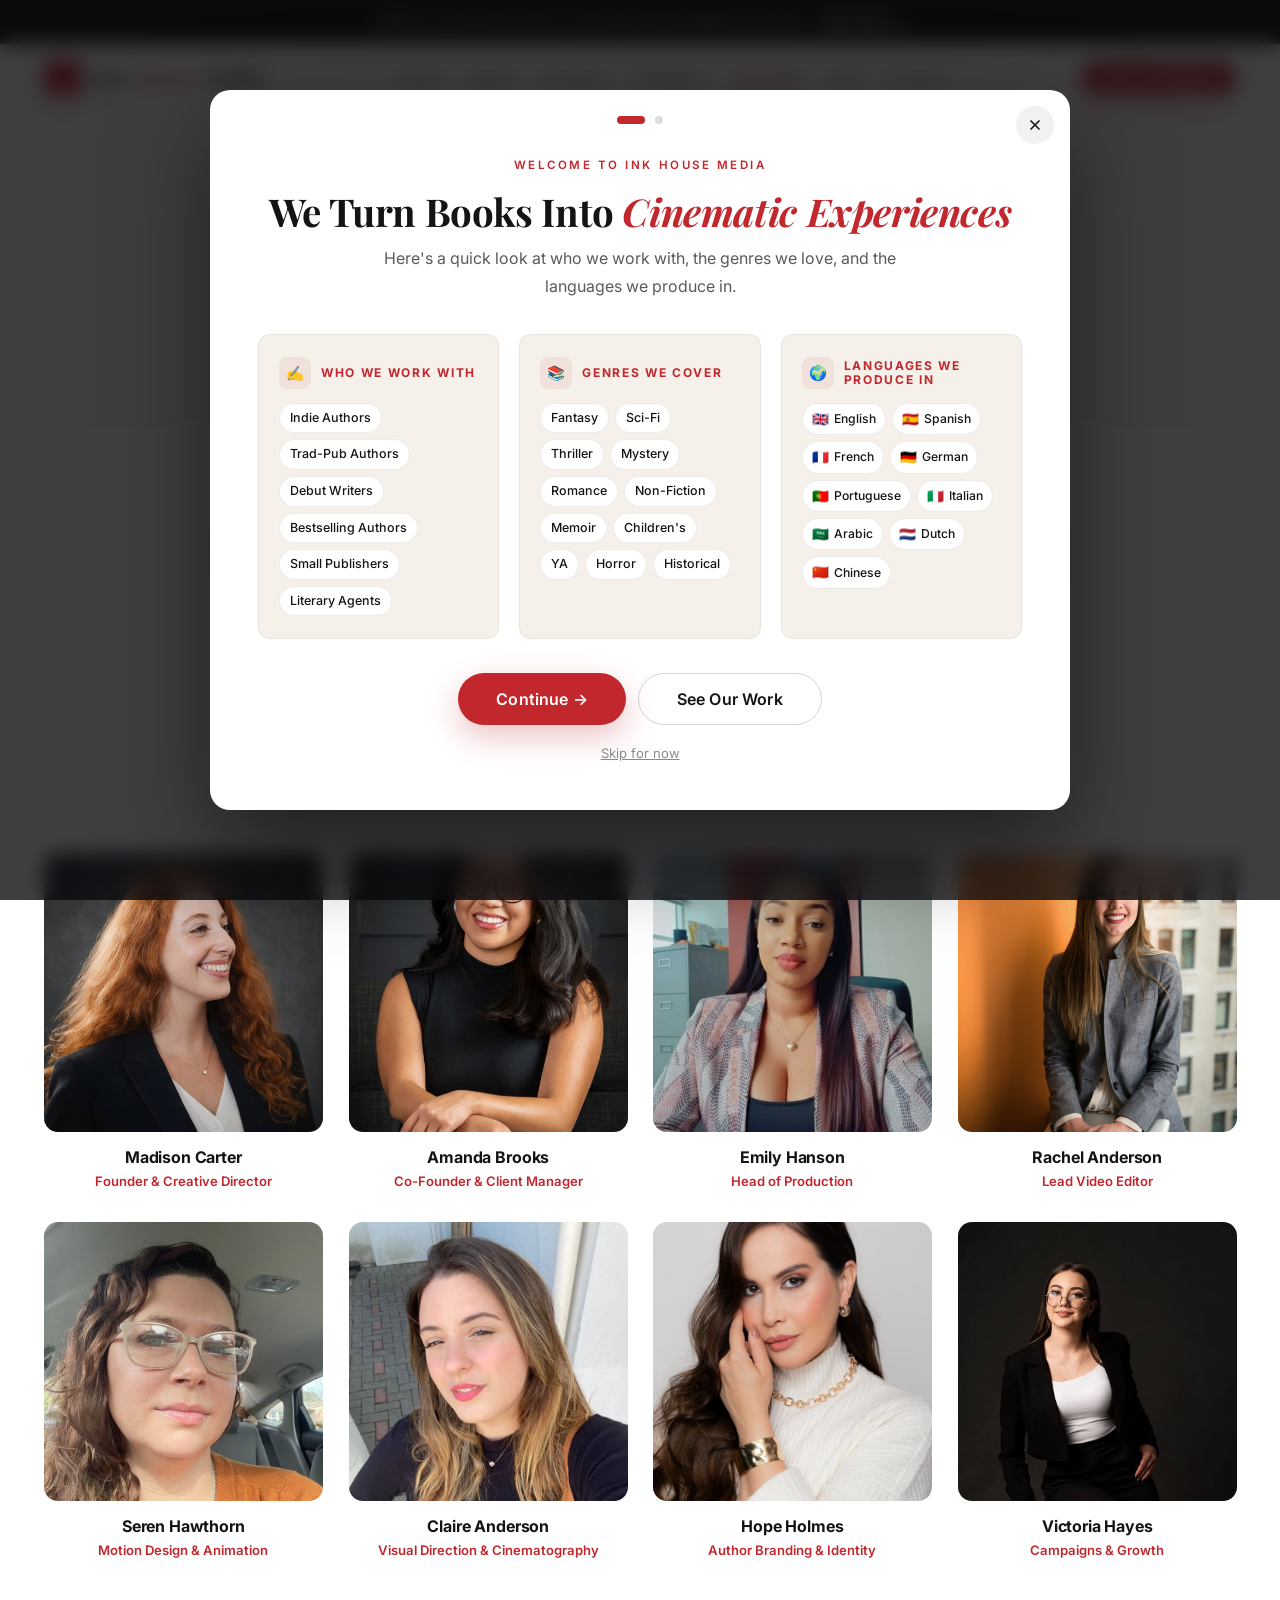
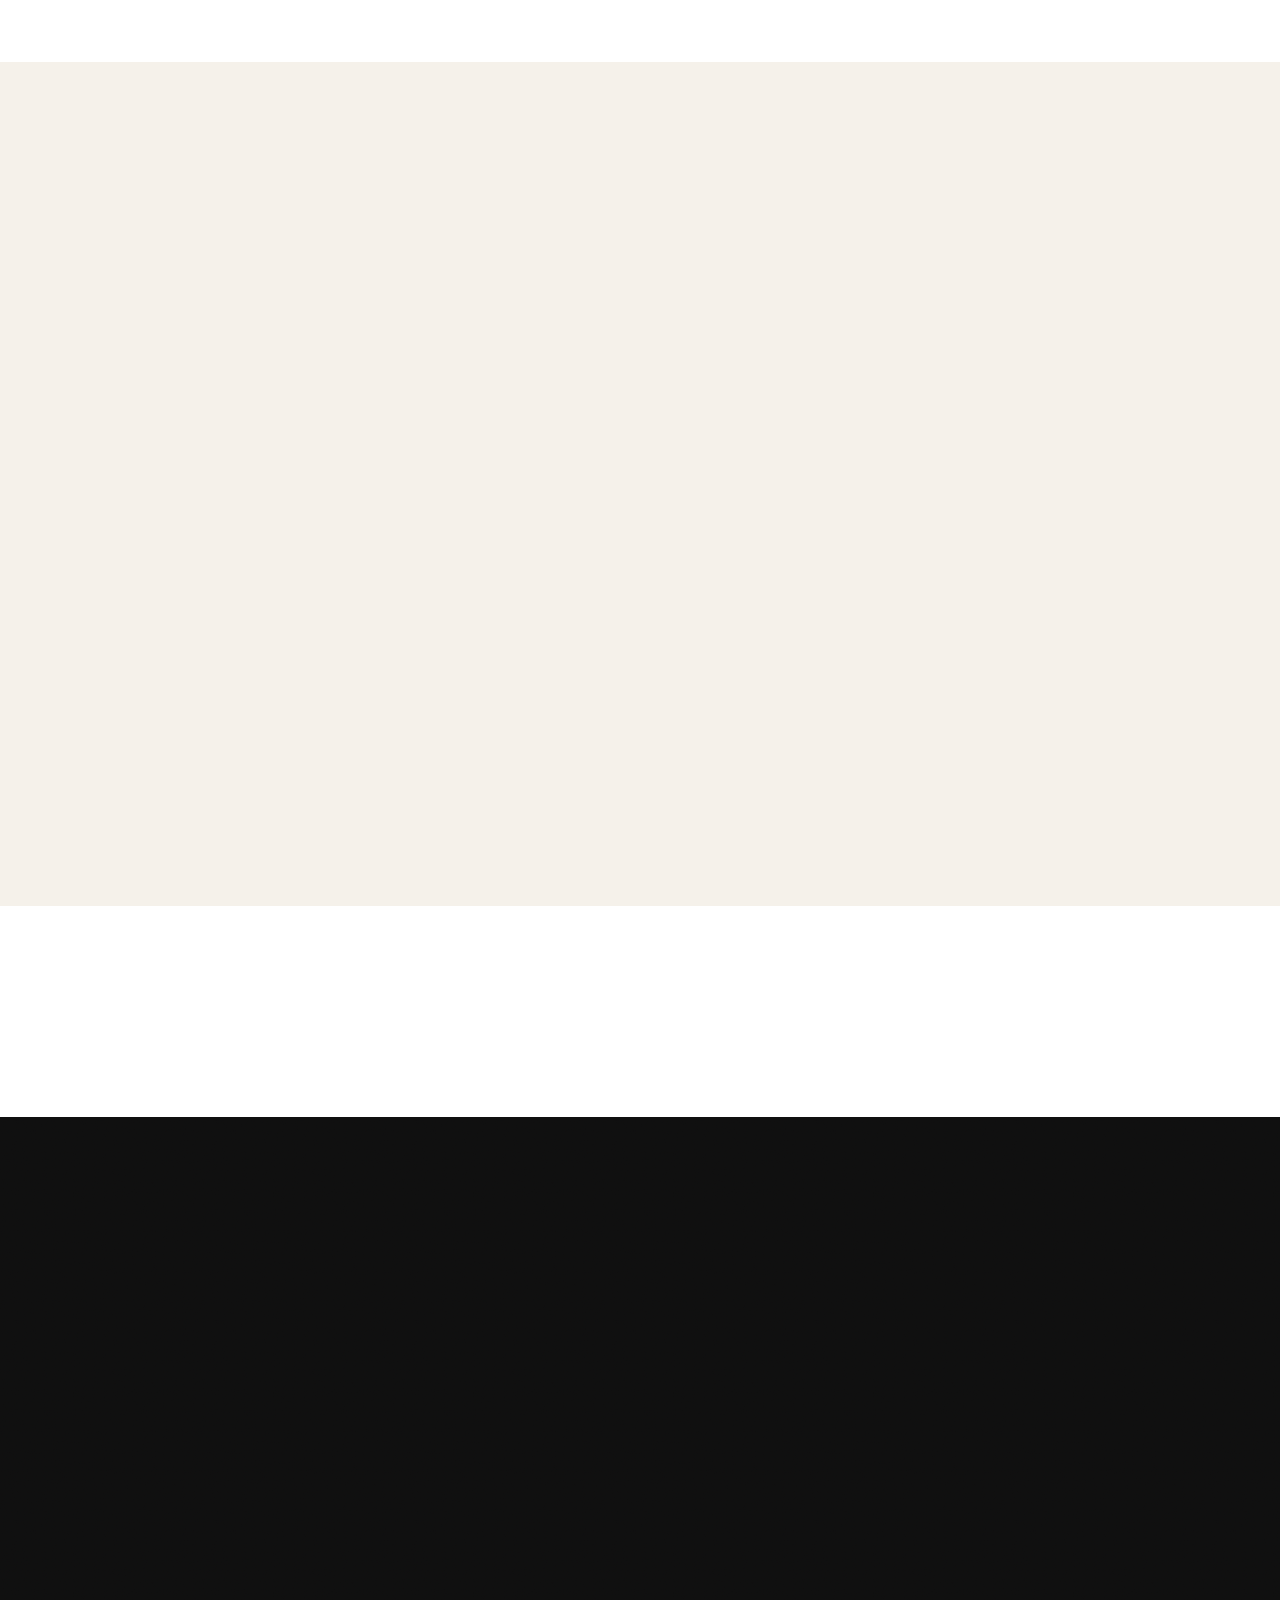
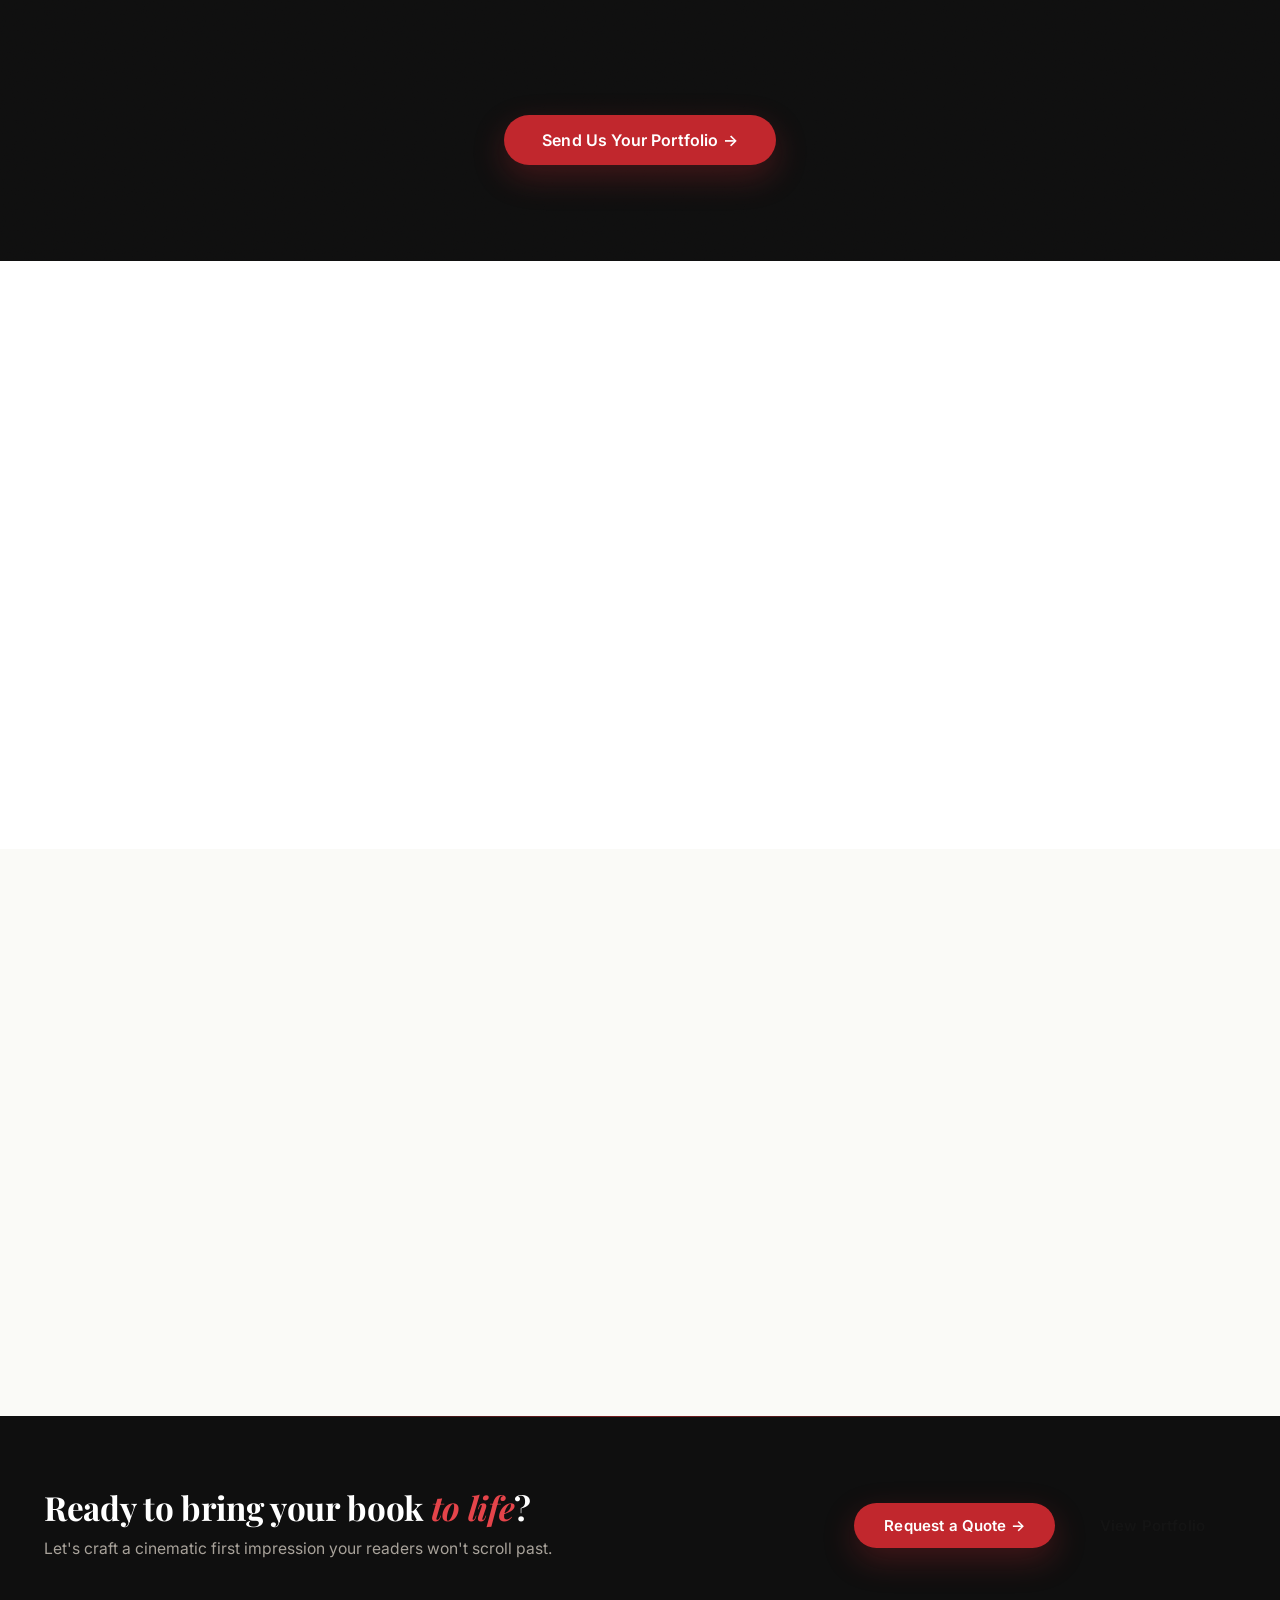
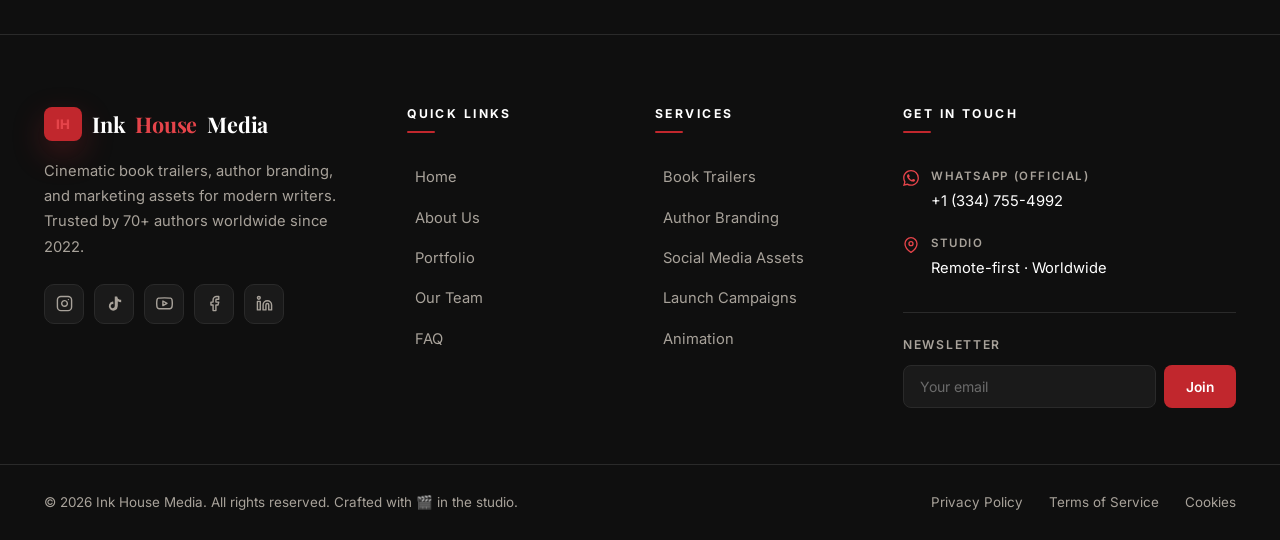
<file: team.html>
<!DOCTYPE html>
<html lang="en">
<head>
  <meta charset="UTF-8">
  <meta name="viewport" content="width=device-width, initial-scale=1.0">
  <meta name="theme-color" content="#0F0F0F">

  <title>Our Team | Ink House Media — Cinematic Book Trailers</title>
  <meta name="description" content="Meet the storytellers, filmmakers, and marketing experts behind Ink House Media. A distributed studio of creative specialists bringing books to life on screen.">

  <!-- Open Graph -->
  <meta property="og:title" content="Our Team | Ink House Media">
  <meta property="og:description" content="Meet the storytellers, filmmakers, and marketing experts behind 100+ cinematic book trailers.">
  <meta property="og:type" content="website">
  <meta property="og:image" content="assets/images/og-cover.jpg">
  <meta property="og:site_name" content="Ink House Media">

  <!-- Twitter -->
  <meta name="twitter:card" content="summary_large_image">
  <meta name="twitter:title" content="Our Team | Ink House Media">
  <meta name="twitter:description" content="Meet the creators.">

  <!-- Fonts -->
  <link rel="preconnect" href="https://fonts.googleapis.com">
  <link rel="preconnect" href="https://fonts.gstatic.com" crossorigin>
  <link href="https://fonts.googleapis.com/css2?family=Inter:wght@400;500;600;700&family=JetBrains+Mono:wght@400;600&family=Playfair+Display:ital,wght@0,600;0,700;1,600;1,700&display=swap" rel="stylesheet">

  <link rel="stylesheet" href="css/style.css">

  <link rel="icon" type="image/svg+xml" href="data:image/svg+xml,%3Csvg xmlns='http://www.w3.org/2000/svg' viewBox='0 0 32 32'%3E%3Crect width='32' height='32' rx='7' fill='%23C1272D'/%3E%3Ctext x='50%25' y='54%25' text-anchor='middle' dominant-baseline='middle' font-family='Georgia,serif' font-size='18' font-weight='700' fill='white'%3EIH%3C/text%3E%3C/svg%3E">
</head>
<body>

  <!-- ============================================================
       WELCOME POPUP — Two-step
       ============================================================ -->
  <div class="popup" id="welcomePopup" role="dialog" aria-modal="true" aria-labelledby="popupTitle1" hidden>

    <div class="popup__modal" id="popupStep1">
      <button class="popup__close" type="button" aria-label="Close" data-popup-close>
        <svg viewBox="0 0 24 24" fill="none" stroke="currentColor" stroke-width="2.5" stroke-linecap="round" stroke-linejoin="round"><line x1="18" y1="6" x2="6" y2="18"/><line x1="6" y1="6" x2="18" y2="18"/></svg>
      </button>

      <div class="popup__steps">
        <div class="popup__step-dot active"></div>
        <div class="popup__step-dot"></div>
      </div>

      <div class="popup__body">
        <span class="eyebrow eyebrow--center">Welcome to Ink House Media</span>
        <h2 class="popup__title" id="popupTitle1">
          We Turn Books Into <em>Cinematic Experiences</em>
        </h2>
        <p class="popup__lead">
          Here's a quick look at who we work with, the genres we love, and the languages we produce in.
        </p>

        <div class="popup__audience">

          <div class="popup__col">
            <div class="popup__col-head">
              <div class="popup__col-icon" aria-hidden="true">✍️</div>
              <h4>Who We Work With</h4>
            </div>
            <div class="popup__tags">
              <span class="popup__tag">Indie Authors</span>
              <span class="popup__tag">Trad-Pub Authors</span>
              <span class="popup__tag">Debut Writers</span>
              <span class="popup__tag">Bestselling Authors</span>
              <span class="popup__tag">Small Publishers</span>
              <span class="popup__tag">Literary Agents</span>
            </div>
          </div>

          <div class="popup__col">
            <div class="popup__col-head">
              <div class="popup__col-icon" aria-hidden="true">📚</div>
              <h4>Genres We Cover</h4>
            </div>
            <div class="popup__tags">
              <span class="popup__tag">Fantasy</span>
              <span class="popup__tag">Sci-Fi</span>
              <span class="popup__tag">Thriller</span>
              <span class="popup__tag">Mystery</span>
              <span class="popup__tag">Romance</span>
              <span class="popup__tag">Non-Fiction</span>
              <span class="popup__tag">Memoir</span>
              <span class="popup__tag">Children's</span>
              <span class="popup__tag">YA</span>
              <span class="popup__tag">Horror</span>
              <span class="popup__tag">Historical</span>
            </div>
          </div>

          <div class="popup__col">
            <div class="popup__col-head">
              <div class="popup__col-icon" aria-hidden="true">🌍</div>
              <h4>Languages We Produce In</h4>
            </div>
            <div class="popup__langs">
              <span class="popup__lang"><span>🇬🇧</span> English</span>
              <span class="popup__lang"><span>🇪🇸</span> Spanish</span>
              <span class="popup__lang"><span>🇫🇷</span> French</span>
              <span class="popup__lang"><span>🇩🇪</span> German</span>
              <span class="popup__lang"><span>🇵🇹</span> Portuguese</span>
              <span class="popup__lang"><span>🇮🇹</span> Italian</span>
              <span class="popup__lang"><span>🇸🇦</span> Arabic</span>
              <span class="popup__lang"><span>🇳🇱</span> Dutch</span>
              <span class="popup__lang"><span>🇨🇳</span> Chinese</span>
            </div>
          </div>

        </div>

        <div class="popup__actions">
          <button type="button" class="btn btn--primary btn--lg" data-popup-next>
            Continue →
          </button>
          <a href="portfolio.html" class="btn btn--ghost btn--lg">
            See Our Work
          </a>
        </div>

        <button type="button" class="popup__skip" data-popup-close>
          Skip for now
        </button>
      </div>
    </div>

    <div class="popup__modal popup__modal--dark" id="popupStep2" style="display:none;">
      <button class="popup__close" type="button" aria-label="Close" data-popup-close>
        <svg viewBox="0 0 24 24" fill="none" stroke="currentColor" stroke-width="2.5" stroke-linecap="round" stroke-linejoin="round"><line x1="18" y1="6" x2="6" y2="18"/><line x1="6" y1="6" x2="18" y2="18"/></svg>
      </button>

      <div class="popup__steps">
        <div class="popup__step-dot"></div>
        <div class="popup__step-dot active"></div>
      </div>

      <div class="popup__body">
        <span class="popup__discount-badge">Limited-Time Offer</span>
        <h2 class="popup__title">
          Save <em>20%</em> On Any Combo Package
        </h2>

        <div class="popup__discount">20<sup>%</sup></div>

        <p class="popup__lead">
          Bundle a cinematic book trailer with a full email marketing campaign — and save up to <strong style="color:#fff;">$300</strong> on your launch.
        </p>

        <div class="popup__coupon" aria-label="Coupon code">
          <span>USE CODE:</span>
          <strong id="couponCode">COMBO20</strong>
          <button type="button" class="popup__coupon-copy" data-copy-coupon>Copy</button>
        </div>

        <p class="popup__meta">
          Valid through <strong id="promoExpiry">the end of this month</strong>. Mention the code when you get in touch.
        </p>

        <div class="popup__actions">
          <a href="services.html#combos" class="btn btn--primary btn--lg">
            Claim This Offer →
          </a>
          <a href="contact.html" class="btn btn--ghost btn--lg">
            Talk to Us
          </a>
        </div>

        <button type="button" class="popup__skip" data-popup-close>
          No thanks
        </button>
      </div>
    </div>

  </div>
  <!-- ============================================================
       /WELCOME POPUP
       ============================================================ -->

  <!-- ============================================================
       ANNOUNCEMENT BAR
       ============================================================ -->
  <div class="announce">
    <span>🎬 <strong>Book Campaigns:</strong> Get <strong>20% off</strong> our combo packages this month</span>
    <a href="services.html">Order Now →</a>
  </div>

  <!-- ============================================================
       HEADER
       ============================================================ -->
  <header class="site-header">
    <div class="header-inner">
      <a href="index.html" class="logo" aria-label="Ink House Media — Home">
        <span class="logo__mark">IH</span> Ink<span>House</span> Media
      </a>

      <button class="nav-toggle" aria-label="Toggle navigation" aria-expanded="false">☰</button>

      <nav class="main-nav" aria-label="Primary">
        <a href="index.html">Home</a>
        <a href="about.html">About</a>
        <a href="portfolio.html">Portfolio</a>
        <a href="services.html">Packages</a>
        <a href="team.html">Our Team</a>
        <a href="faq.html">FAQ</a>
        <a href="contact.html">Contact</a>
      </nav>

      <div class="header-cta">
        <a href="contact.html" class="btn btn--primary btn--sm">Get a Free Quote</a>
      </div>
    </div>
  </header>

  <!-- ============================================================
       PAGE BANNER
       ============================================================ -->
  <div class="page-banner">
    <nav class="breadcrumbs" aria-label="Breadcrumb">
      <a href="index.html">Home</a>
      <span>Our Team</span>
    </nav>
    <h1>Meet the <em style="color:var(--crimson); font-style:italic;">Creators</em></h1>
    <p>Passionate storytellers, filmmakers, designers, and marketing experts — a distributed team dedicated to bringing your book to life on screen.</p>
  </div>

  <!-- ============================================================
       INTRO BLURB
       ============================================================ -->
  <section class="section--paper section--tight">
    <div class="container">
      <div class="reveal" style="max-width: 860px; margin-inline: auto; text-align: center; color: var(--ink-muted); font-size: 1.05rem; line-height: 1.75;">
        <p>
          Ink House Media is a remote-first studio. We bring together specialists from film, publishing, design, and growth marketing — each of us obsessed with translating the written word into motion. Whether your book is a debut indie release or a trad-pub flagship, the same small team carries your project from first script to final delivery.
        </p>
      </div>
    </div>
  </section>

  <!-- ============================================================
       TEAM GRID — 8 members
       ============================================================ -->
  <section class="section--paper" style="padding-top: 0;">
    <div class="container">
      <div class="center mb-48">
        <span class="eyebrow eyebrow--center reveal">Our Team</span>
        <h2 class="section-title reveal">The People Behind <em>Every Frame</em></h2>
        <p class="section-sub reveal mx-auto">A small, senior team — every project is handled by the people you see here.</p>
      </div>

      <div class="team-grid">

        <div class="team-card reveal">
          <div class="team-card__photo">
            <img src="founder.jpeg" alt="Founder & Creative Director" loading="lazy">
          </div>
          <h4>Madison Carter</h4>
          <p>Founder &amp; Creative Director</p>
        </div>

        <div class="team-card reveal reveal--delay-1">
          <div class="team-card__photo">
            <img src="co founder.jpg"Co-Founder & Client Manager" loading="lazy">
          </div>
          <h4>Amanda Brooks</h4>
          <p>Co-Founder &amp; Client Manager</p>
        </div>

        <div class="team-card reveal reveal--delay-2">
          <div class="team-card__photo">
            <img src="head of production.jpeg" alt="Head of Production" loading="lazy">
          </div>
          <h4>Emily Hanson</h4>
          <p>Head of Production</p>
        </div>

        <div class="team-card reveal reveal--delay-3">
          <div class="team-card__photo">
            <img src="videoeditor.jpeg" alt="Lead Video Editor" loading="lazy">
          </div>
          <h4>Rachel Anderson</h4>
          <p>Lead Video Editor</p>
        </div>

        <div class="team-card reveal">
          <div class="team-card__photo">
            <img src="motionderihner.jpeg" alt="Senior Motion Designer" loading="lazy">
          </div>
          <h4>Seren Hawthorn</h4>
          <p>Motion Design &amp; Animation</p>
        </div>

        <div class="team-card reveal reveal--delay-1">
          <div class="team-card__photo">
            <img src="cinematographer.jpeg" alt="Cinematographer" loading="lazy">
          </div>
          <h4>Claire Anderson</h4>
          <p>Visual Direction &amp; Cinematography</p>
        </div>

        <div class="team-card reveal reveal--delay-2">
          <div class="team-card__photo">
            <img src="brand derigner.jpg" alt="Brand Designer" loading="lazy">
          </div>
          <h4>Hope Holmes</h4>
          <p>Author Branding &amp; Identity</p>
        </div>

        <div class="team-card reveal reveal--delay-3">
          <div class="team-card__photo">
            <img src="marketing strategist.jpg" alt="Marketing Strategist" loading="lazy">
          </div>
          <h4>Victoria Hayes</h4>
          <p>Campaigns &amp; Growth</p>
        </div>

      </div>
    </div>
  </section>

  <!-- ============================================================
       STUDIO CULTURE
       ============================================================ -->
  <section class="section--cream">
    <div class="container">
      <div class="center mb-48">
        <span class="eyebrow eyebrow--center reveal">Studio Culture</span>
        <h2 class="section-title reveal">How We <em>Work</em></h2>
        <p class="section-sub reveal mx-auto">Five principles that guide every project we take on.</p>
      </div>

      <div class="why-grid">
        <div class="why-card reveal">
          <div class="why-card__icon" aria-hidden="true">📖</div>
          <h4>Read Before Render</h4>
          <p>Every project begins with the book. Nobody on our team touches a frame until we understand the story.</p>
        </div>
        <div class="why-card reveal reveal--delay-1">
          <div class="why-card__icon" aria-hidden="true">🎬</div>
          <h4>Craft Over Speed</h4>
          <p>We move quickly, but never at the cost of the work. Every cut, transition, and note is intentional.</p>
        </div>
        <div class="why-card reveal reveal--delay-2">
          <div class="why-card__icon" aria-hidden="true">🤝</div>
          <h4>Collaboration First</h4>
          <p>You're part of the team. We share works-in-progress early and often, so nothing is a surprise.</p>
        </div>
        <div class="why-card reveal">
          <div class="why-card__icon" aria-hidden="true">🌍</div>
          <h4>Global Reach</h4>
          <p>We produce content in 9 languages and ship to authors in 30+ countries — without losing the voice of the book.</p>
        </div>
        <div class="why-card reveal reveal--delay-1">
          <div class="why-card__icon" aria-hidden="true">📈</div>
          <h4>Results Matter</h4>
          <p>Beautiful isn't enough. Every deliverable is engineered to move a metric — views, followers, or sales.</p>
        </div>
        <div class="why-card reveal reveal--delay-2">
          <div class="why-card__icon" aria-hidden="true">♾️</div>
          <h4>Built to Last</h4>
          <p>We deliver assets you can use for years — not one-off posts that expire in a week.</p>
        </div>
      </div>
    </div>
  </section>

  <!-- ============================================================
       STATS STRIP
       ============================================================ -->
  <section class="section--paper section--tight">
    <div class="container">
      <div class="stats-row reveal" style="margin: 0;">
        <div class="stat">
          <div class="stat__num">8</div>
          <div class="stat__label">Specialists</div>
        </div>
        <div class="stat">
          <div class="stat__num">9</div>
          <div class="stat__label">Languages</div>
        </div>
        <div class="stat">
          <div class="stat__num">30+</div>
          <div class="stat__label">Countries Served</div>
        </div>
        <div class="stat">
          <div class="stat__num">70+</div>
          <div class="stat__label">Projects Delivered</div>
        </div>
      </div>
    </div>
  </section>

  <!-- ============================================================
       JOIN US — CAREERS
       ============================================================ -->
  <section class="section--dark grain">
    <div class="container">
      <div class="center mb-48">
        <span class="eyebrow eyebrow--center reveal" style="color:var(--crimson-soft);">Join the Studio</span>
        <h2 class="section-title reveal" style="color:#fff;">We're Always Looking for <em style="color:var(--crimson-soft);">Great People</em></h2>
        <p class="section-sub reveal mx-auto">Filmmakers, designers, editors, animators, marketers — if you love books and you're great at what you do, we'd love to hear from you.</p>
      </div>

      <div class="services-grid" style="max-width: 1000px; margin-inline: auto;">
        <div class="service-card reveal" style="background: var(--noir-soft); border-color: var(--noir-line);">
          <div class="service-card__icon" aria-hidden="true">🎬</div>
          <h3 style="color:#fff;">Editors &amp; Animators</h3>
          <p style="color:var(--on-dark-muted);">Bring storyboards to life with motion design, animation, and video editing.</p>
        </div>
        <div class="service-card reveal reveal--delay-1" style="background: var(--noir-soft); border-color: var(--noir-line);">
          <div class="service-card__icon" aria-hidden="true">🎨</div>
          <h3 style="color:#fff;">Designers</h3>
          <p style="color:var(--on-dark-muted);">Brand systems, title sequences, and social asset design for authors.</p>
        </div>
        <div class="service-card reveal reveal--delay-2" style="background: var(--noir-soft); border-color: var(--noir-line);">
          <div class="service-card__icon" aria-hidden="true">✉️</div>
          <h3 style="color:#fff;">Marketers</h3>
          <p style="color:var(--on-dark-muted);">Email campaigns, ads, social strategy, and author growth systems.</p>
        </div>
      </div>

      <div class="center mt-48">
        <a href="contact.html" class="btn btn--primary btn--lg">Send Us Your Portfolio →</a>
      </div>
    </div>
  </section>

  <!-- ============================================================
       FAQ
       ============================================================ -->
  <section class="section--paper">
    <div class="container">
      <div class="center mb-48">
        <span class="eyebrow eyebrow--center reveal">FAQ</span>
        <h2 class="section-title reveal">Working With <em>Our Team</em></h2>
      </div>

      <div class="faq-list reveal">
        <div class="faq-item">
          <button class="faq-q" type="button" aria-expanded="false">
            <span class="faq-q__text">Will I work with the same team throughout my project?</span>
            <span class="faq-q__icon" aria-hidden="true"><svg viewBox="0 0 24 24" fill="none" stroke="currentColor" stroke-width="2.5" stroke-linecap="round" stroke-linejoin="round"><polyline points="6 9 12 15 18 9"></polyline></svg></span>
          </button>
          <div class="faq-a">
            <div class="faq-a__inner">
              <p>Yes. Every project is assigned a lead producer and a core creative team that stays with you from kickoff to delivery. Your client manager remains your single point of contact throughout.</p>
            </div>
          </div>
        </div>

        <div class="faq-item">
          <button class="faq-q" type="button" aria-expanded="false">
            <span class="faq-q__text">Is the studio fully remote?</span>
            <span class="faq-q__icon" aria-hidden="true"><svg viewBox="0 0 24 24" fill="none" stroke="currentColor" stroke-width="2.5" stroke-linecap="round" stroke-linejoin="round"><polyline points="6 9 12 15 18 9"></polyline></svg></span>
          </button>
          <div class="faq-a">
            <div class="faq-a__inner">
              <p>Yes — we're a distributed team across North America, Europe, and Asia. This lets us offer round-the-clock production on rush projects, and it means we collaborate with authors regardless of timezone.</p>
            </div>
          </div>
        </div>

        <div class="faq-item">
          <button class="faq-q" type="button" aria-expanded="false">
            <span class="faq-q__text">How do you handle timezone differences?</span>
            <span class="faq-q__icon" aria-hidden="true"><svg viewBox="0 0 24 24" fill="none" stroke="currentColor" stroke-width="2.5" stroke-linecap="round" stroke-linejoin="round"><polyline points="6 9 12 15 18 9"></polyline></svg></span>
          </button>
          <div class="faq-a">
            <div class="faq-a__inner">
              <p>We schedule review calls in your local timezone, and we use asynchronous communication (shared docs, Loom video feedback, email threads) for everything else — so you're never waiting on us to be awake.</p>
            </div>
          </div>
        </div>
      </div>
    </div>
  </section>

  <!-- ============================================================
       CTA BANNER
       ============================================================ -->
  <section>
    <div class="container">
      <div class="cta-banner grain reveal">
        <span class="eyebrow eyebrow--center" style="color:var(--crimson-soft);">Let's Work Together</span>
        <h2>Ready to Meet Your Creative Team?</h2>
        <p>Tell us about your book — we'll match you with the right producer and specialists within 24 hours.</p>
        <div class="d-flex flex-wrap gap-14" style="justify-content:center;">
          <a href="contact.html" class="btn btn--primary btn--lg">Start Your Project →</a>
          <a href="portfolio.html" class="btn btn--ghost btn--lg">See Our Work</a>
        </div>
      </div>
    </div>
  </section>

  <!-- ============================================================
       FOOTER
       ============================================================ -->
  <footer class="site-footer">

    <div class="footer-cta">
      <div class="container footer-cta__inner">
        <div>
          <h3>Ready to bring your book <em>to life</em>?</h3>
          <p>Let's craft a cinematic first impression your readers won't scroll past.</p>
        </div>
        <div class="d-flex flex-wrap gap-14">
          <a href="contact.html" class="btn btn--primary">Request a Quote →</a>
          <a href="portfolio.html" class="btn btn--ghost">View Portfolio</a>
        </div>
      </div>
    </div>

    <div class="footer-main">
      <div class="container">
        <div class="footer-grid">

          <div class="footer-brand">
            <a href="index.html" class="logo" aria-label="Ink House Media — Home">
              <span class="logo__mark">IH</span> Ink<span>House</span> Media
            </a>
            <p>Cinematic book trailers, author branding, and marketing assets for modern writers. Trusted by 70+ authors worldwide since 2022.</p>

            <div class="footer-social">
              <a href="#" aria-label="Instagram" rel="noopener"><svg viewBox="0 0 24 24" fill="none" stroke="currentColor" stroke-width="2" stroke-linecap="round" stroke-linejoin="round"><rect x="2" y="2" width="20" height="20" rx="5"/><path d="M16 11.37A4 4 0 1 1 12.63 8 4 4 0 0 1 16 11.37z"/><line x1="17.5" y1="6.5" x2="17.51" y2="6.5"/></svg></a>
              <a href="#" aria-label="TikTok" rel="noopener"><svg viewBox="0 0 24 24" fill="currentColor"><path d="M19.59 6.69a4.83 4.83 0 0 1-3.77-4.25V2h-3.45v13.67a2.89 2.89 0 0 1-5.2 1.74 2.89 2.89 0 0 1 2.31-4.64 2.93 2.93 0 0 1 .88.13V9.4a6.84 6.84 0 0 0-1-.05A6.33 6.33 0 0 0 5.8 20.1a6.34 6.34 0 0 0 10.86-4.43V8.66a8.16 8.16 0 0 0 4.77 1.52v-3.4a4.85 4.85 0 0 1-1.84-.09z"/></svg></a>
              <a href="#" aria-label="YouTube" rel="noopener"><svg viewBox="0 0 24 24" fill="none" stroke="currentColor" stroke-width="2" stroke-linecap="round" stroke-linejoin="round"><path d="M22.54 6.42a2.78 2.78 0 0 0-1.94-2C18.88 4 12 4 12 4s-6.88 0-8.6.46a2.78 2.78 0 0 0-1.94 2A29 29 0 0 0 1 11.75a29 29 0 0 0 .46 5.33A2.78 2.78 0 0 0 3.4 19c1.72.46 8.6.46 8.6.46s6.88 0 8.6-.46a2.78 2.78 0 0 0 1.94-2 29 29 0 0 0 .46-5.25 29 29 0 0 0-.46-5.33z"/><polygon points="9.75 15.02 15.5 11.75 9.75 8.48 9.75 15.02"/></svg></a>
              <a href="#" aria-label="Facebook" rel="noopener"><svg viewBox="0 0 24 24" fill="none" stroke="currentColor" stroke-width="2" stroke-linecap="round" stroke-linejoin="round"><path d="M18 2h-3a5 5 0 0 0-5 5v3H7v4h3v8h4v-8h3l1-4h-4V7a1 1 0 0 1 1-1h3z"/></svg></a>
              <a href="#" aria-label="LinkedIn" rel="noopener"><svg viewBox="0 0 24 24" fill="none" stroke="currentColor" stroke-width="2" stroke-linecap="round" stroke-linejoin="round"><path d="M16 8a6 6 0 0 1 6 6v7h-4v-7a2 2 0 0 0-4 0v7h-4v-7a6 6 0 0 1 6-6z"/><rect x="2" y="9" width="4" height="12"/><circle cx="4" cy="4" r="2"/></svg></a>
            </div>
          </div>

          <div class="footer-col">
            <h4>Quick Links</h4>
            <a href="index.html">Home</a>
            <a href="about.html">About Us</a>
            <a href="portfolio.html">Portfolio</a>
            <a href="team.html">Our Team</a>
            <a href="faq.html">FAQ</a>
          </div>

          <div class="footer-col">
            <h4>Services</h4>
            <a href="services.html">Book Trailers</a>
            <a href="services.html">Author Branding</a>
            <a href="services.html">Social Media Assets</a>
            <a href="services.html">Launch Campaigns</a>
            <a href="services.html">Animation</a>
          </div>

          <div class="footer-col">
            <h4>Get In Touch</h4>

            <div class="footer-contact-item">
              <svg viewBox="0 0 24 24" fill="currentColor"><path d="M17.472 14.382c-.297-.149-1.758-.867-2.03-.967-.273-.099-.471-.148-.67.15-.197.297-.767.966-.94 1.164-.173.199-.347.223-.644.075-.297-.15-1.255-.463-2.39-1.475-.883-.788-1.48-1.761-1.653-2.059-.173-.297-.018-.458.13-.606.134-.133.298-.347.446-.52.149-.174.198-.298.298-.497.099-.198.05-.371-.025-.52-.075-.149-.669-1.612-.916-2.207-.242-.579-.487-.5-.669-.51-.173-.008-.371-.01-.57-.01-.198 0-.52.074-.792.372-.272.297-1.04 1.016-1.04 2.479 0 1.462 1.065 2.875 1.213 3.074.149.198 2.096 3.2 5.077 4.487.709.306 1.262.489 1.694.625.712.227 1.36.195 1.871.118.571-.085 1.758-.719 2.006-1.413.248-.694.248-1.289.173-1.413-.074-.124-.272-.198-.57-.347m-5.421 7.403h-.004a9.87 9.87 0 0 1-5.031-1.378l-.361-.214-3.741.982.998-3.648-.235-.374a9.86 9.86 0 0 1-1.51-5.26c.001-5.45 4.436-9.884 9.888-9.884 2.64 0 5.122 1.03 6.988 2.898a9.825 9.825 0 0 1 2.893 6.994c-.003 5.45-4.437 9.884-9.885 9.884m8.413-18.297A11.815 11.815 0 0 0 12.05 0C5.495 0 .16 5.335.157 11.892c0 2.096.547 4.142 1.588 5.945L.057 24l6.305-1.654a11.882 11.882 0 0 0 5.683 1.448h.005c6.554 0 11.89-5.335 11.893-11.893a11.821 11.821 0 0 0-3.48-8.413Z"/></svg>
              <div>
                <strong>WhatsApp (Official)</strong>
                <a href="https://wa.me/13347554992" target="_blank" rel="noopener">+1 (334) 755-4992</a>
              </div>
            </div>

            <div class="footer-contact-item">
              <svg viewBox="0 0 24 24" fill="none" stroke="currentColor" stroke-width="2" stroke-linecap="round" stroke-linejoin="round"><path d="M21 10c0 7-9 13-9 13s-9-6-9-13a9 9 0 0 1 18 0z"/><circle cx="12" cy="10" r="3"/></svg>
              <div>
                <strong>Studio</strong>
                <span>Remote-first · Worldwide</span>
              </div>
            </div>

            <div class="footer-newsletter">
              <label for="footerEmail">Newsletter</label>
              <form class="newsletter">
                <input id="footerEmail" type="email" placeholder="Your email" required>
                <button type="submit">Join</button>
              </form>
            </div>
          </div>

        </div>
      </div>
    </div>

    <div class="footer-bottom">
      <div class="container footer-bottom__inner">
        <p>© <span data-year>2026</span> Ink House Media. All rights reserved. Crafted with 🎬 in the studio.</p>
        <div class="legal">
          <a href="#">Privacy Policy</a>
          <a href="#">Terms of Service</a>
          <a href="#">Cookies</a>
        </div>
      </div>
    </div>

  </footer>

  <button class="back-to-top" aria-label="Back to top">
    <svg viewBox="0 0 24 24" fill="none" stroke="currentColor" stroke-width="2.5" stroke-linecap="round" stroke-linejoin="round"><polyline points="18 15 12 9 6 15"/></svg>
  </button>

  <script src="js/main.js"></script>
</body>
</html>
</file>
<file: css/style.css>
/* ==========================================================================
   INK HOUSE MEDIA — Global Stylesheet
   Theme: Cinematic Editorial · Crimson + Noir + Warm White + Gold
   Version: 3.2 (Smaller carousel · Ink House Media rebrand)
   ========================================================================== */

/* ==========================================================================
   1. DESIGN TOKENS
   ========================================================================== */
:root {
  /* Brand palette */
  --crimson:        #C1272D;
  --crimson-dark:   #9A1E23;
  --crimson-soft:   #E5444A;
  --crimson-tint:   rgba(193, 39, 45, 0.08);
  --crimson-tint-2: rgba(193, 39, 45, 0.14);

  --noir:           #0F0F0F;
  --noir-soft:      #1A1A1A;
  --noir-line:      #2A2A2A;

  --warm-white:     #FAFAF7;
  --paper:          #FFFFFF;
  --cream:          #F5F1EA;
  --gold:           #C9A961;

  /* Text */
  --ink:            #141414;
  --ink-muted:      #5A5A5A;
  --ink-faint:      #8A8A8A;
  --on-dark:        #F4F1EC;
  --on-dark-muted:  #A8A29A;

  /* Typography */
  --font-display: 'Playfair Display', Georgia, 'Times New Roman', serif;
  --font-body:    'Inter', -apple-system, BlinkMacSystemFont, 'Segoe UI', Roboto, sans-serif;
  --font-mono:    'JetBrains Mono', 'Courier New', monospace;

  /* Layout */
  --max-w:        1240px;
  --radius:        14px;
  --radius-sm:     8px;
  --radius-pill:   999px;

  /* Motion */
  --ease:          cubic-bezier(0.22, 1, 0.36, 1);
  --ease-out:      cubic-bezier(0.16, 1, 0.3, 1);
  --dur-fast:      0.25s;
  --dur:           0.5s;
  --dur-slow:      0.9s;

  /* Shadows */
  --shadow-xs:     0 1px 3px rgba(0,0,0,0.05);
  --shadow-sm:     0 2px 8px rgba(0,0,0,0.06);
  --shadow-md:     0 12px 32px rgba(0,0,0,0.10);
  --shadow-lg:     0 24px 60px rgba(0,0,0,0.18);
  --shadow-red:    0 12px 32px rgba(193, 39, 45, 0.28);
  --shadow-red-lg: 0 18px 44px rgba(193, 39, 45, 0.45);
}

/* ==========================================================================
   2. RESET & BASE
   ========================================================================== */
*, *::before, *::after {
  margin: 0;
  padding: 0;
  box-sizing: border-box;
}

html {
  scroll-behavior: smooth;
  -webkit-text-size-adjust: 100%;
  scroll-padding-top: 90px;
}

body {
  font-family: var(--font-body);
  font-size: 16px;
  line-height: 1.65;
  color: var(--ink);
  background: var(--warm-white);
  overflow-x: hidden;
  -webkit-font-smoothing: antialiased;
  -moz-osx-font-smoothing: grayscale;
  text-rendering: optimizeLegibility;
}

img, video, svg, canvas { display: block; max-width: 100%; }
a { color: inherit; text-decoration: none; transition: color var(--dur-fast) var(--ease); }
button { font-family: inherit; cursor: pointer; border: none; background: none; color: inherit; }
input, select, textarea { font-family: inherit; font-size: inherit; }
ul, ol { list-style: none; }
hr { border: none; border-top: 1px solid rgba(20,20,20,0.1); margin: 40px 0; }

::selection { background: var(--crimson); color: #fff; }
:focus-visible { outline: 2px solid var(--crimson); outline-offset: 3px; border-radius: 4px; }

/* ==========================================================================
   3. TYPOGRAPHY
   ========================================================================== */
h1, h2, h3, h4, h5, h6 {
  font-family: var(--font-display);
  font-weight: 700;
  line-height: 1.15;
  letter-spacing: -0.01em;
  color: var(--ink);
}
h1 { font-size: clamp(2.4rem, 5.5vw, 4.2rem); }
h2 { font-size: clamp(1.9rem, 3.6vw, 3rem); }
h3 { font-size: clamp(1.3rem, 2.2vw, 1.75rem); }
h4 { font-size: 1.15rem; }

p { line-height: 1.7; }

.eyebrow {
  display: inline-block;
  font-family: var(--font-body);
  font-size: 0.72rem;
  font-weight: 600;
  letter-spacing: 0.22em;
  text-transform: uppercase;
  color: var(--crimson);
  margin-bottom: 14px;
}
.eyebrow::before {
  content: '';
  display: inline-block;
  width: 24px;
  height: 1px;
  background: var(--crimson);
  vertical-align: middle;
  margin-right: 10px;
  transform: translateY(-2px);
}
.eyebrow--center { display: block; text-align: center; }
.eyebrow--center::before { display: none; }

.section-title {
  font-family: var(--font-display);
  font-size: clamp(1.9rem, 3.6vw, 3rem);
  margin-bottom: 16px;
  line-height: 1.15;
}
.section-title em { font-style: italic; color: var(--crimson); }

.section-sub {
  color: var(--ink-muted);
  font-size: 1.05rem;
  max-width: 640px;
  line-height: 1.7;
}

.center { text-align: center; }
.center .section-sub { margin-inline: auto; }

/* ==========================================================================
   4. LAYOUT
   ========================================================================== */
.container {
  width: 100%;
  max-width: var(--max-w);
  margin-inline: auto;
  padding-inline: 24px;
}

section { padding: 96px 0; }
.section--tight { padding: 64px 0; }

.section--paper { background: var(--paper); }
.section--cream { background: var(--cream); }
.section--dark {
  background: var(--noir);
  color: var(--on-dark);
  position: relative;
  overflow: hidden;
}
.section--dark h2,
.section--dark h3,
.section--dark h4 { color: #fff; }
.section--dark .section-sub,
.section--dark p { color: var(--on-dark-muted); }

/* ==========================================================================
   5. FILM GRAIN OVERLAY (signature)
   ========================================================================== */
.grain { position: relative; }
.grain::after {
  content: '';
  position: absolute;
  inset: 0;
  pointer-events: none;
  opacity: 0.06;
  z-index: 1;
  background-image: url("data:image/svg+xml,%3Csvg xmlns='http://www.w3.org/2000/svg' width='200' height='200'%3E%3Cfilter id='n'%3E%3CfeTurbulence type='fractalNoise' baseFrequency='0.9' numOctaves='3'/%3E%3C/filter%3E%3Crect width='100%25' height='100%25' filter='url(%23n)'/%3E%3C/svg%3E");
  mix-blend-mode: overlay;
}
.grain > * { position: relative; z-index: 2; }

/* ==========================================================================
   6. BUTTONS
   ========================================================================== */
.btn {
  display: inline-flex;
  align-items: center;
  justify-content: center;
  gap: 10px;
  padding: 14px 30px;
  border-radius: var(--radius-pill);
  font-family: var(--font-body);
  font-weight: 600;
  font-size: 0.94rem;
  letter-spacing: 0.01em;
  line-height: 1;
  white-space: nowrap;
  cursor: pointer;
  transition: transform var(--dur-fast) var(--ease),
              box-shadow var(--dur-fast) var(--ease),
              background var(--dur-fast) var(--ease),
              color var(--dur-fast) var(--ease),
              border-color var(--dur-fast) var(--ease);
}

.btn--primary {
  background: var(--crimson);
  color: #fff;
  box-shadow: var(--shadow-red);
}
.btn--primary:hover {
  background: var(--crimson-dark);
  transform: translateY(-3px);
  box-shadow: var(--shadow-red-lg);
}

.btn--dark { background: var(--noir); color: #fff; }
.btn--dark:hover { background: #000; transform: translateY(-3px); box-shadow: var(--shadow-md); }

.btn--ghost {
  background: transparent;
  color: var(--ink);
  border: 1.5px solid rgba(20,20,20,0.18);
}
.btn--ghost:hover { border-color: var(--ink); transform: translateY(-3px); }

.section--dark .btn--ghost {
  color: var(--on-dark);
  border-color: rgba(255,255,255,0.25);
}
.section--dark .btn--ghost:hover { border-color: #fff; background: rgba(255,255,255,0.05); }

.btn--sm { padding: 10px 22px; font-size: 0.85rem; }
.btn--lg { padding: 17px 38px; font-size: 1rem; }
.btn--block { width: 100%; }

/* ==========================================================================
   7. ANNOUNCEMENT BAR
   ========================================================================== */
.announce {
  background: var(--noir);
  color: var(--on-dark);
  font-size: 0.85rem;
  padding: 10px 24px;
  display: flex;
  align-items: center;
  justify-content: center;
  gap: 18px;
  flex-wrap: wrap;
  position: relative;
  z-index: 101;
}
.announce strong { color: var(--gold); font-weight: 600; }
.announce a {
  color: #fff;
  font-weight: 600;
  border-bottom: 1px solid var(--crimson);
  padding-bottom: 1px;
}
.announce a:hover { color: var(--gold); border-color: var(--gold); }

/* ==========================================================================
   8. HEADER
   ========================================================================== */
.site-header {
  position: sticky;
  top: 0;
  z-index: 100;
  background: rgba(250, 250, 247, 0.92);
  backdrop-filter: blur(14px);
  -webkit-backdrop-filter: blur(14px);
  border-bottom: 1px solid rgba(20,20,20,0.06);
  transition: box-shadow var(--dur-fast) var(--ease);
}
.site-header.scrolled { box-shadow: var(--shadow-sm); }

.header-inner {
  display: flex;
  align-items: center;
  justify-content: space-between;
  gap: 20px;
  max-width: var(--max-w);
  margin-inline: auto;
  padding: 16px 24px;
}

/* ---- LOGO — Ink House Media ---- */
.logo {
  display: inline-flex;
  align-items: center;
  gap: 10px;
  font-family: var(--font-display);
  font-size: 1.3rem;
  font-weight: 700;
  letter-spacing: -0.01em;
  color: var(--ink);
  flex-shrink: 0;
  white-space: nowrap;
  line-height: 1.1;
}

.logo__mark {
  flex-shrink: 0;
  width: 38px;
  height: 34px;
  background: var(--crimson);
  border-radius: 8px;
  display: grid;
  place-items: center;
  color: #fff;
  font-family: var(--font-body);
  font-size: 0.82rem;
  font-weight: 800;
  letter-spacing: 0.02em;
  line-height: 1;
  box-shadow: var(--shadow-red);
  padding: 0 4px;
}

.logo span { color: var(--crimson); }

.main-nav { display: flex; align-items: center; gap: 30px; }
.main-nav a {
  font-size: 0.92rem;
  font-weight: 500;
  color: var(--ink-muted);
  position: relative;
  padding: 4px 0;
}
.main-nav a:hover { color: var(--ink); }
.main-nav a.active { color: var(--crimson); font-weight: 600; }
.main-nav a.active::after {
  content: '';
  position: absolute;
  left: 0;
  right: 0;
  bottom: -6px;
  height: 2px;
  background: var(--crimson);
  border-radius: 2px;
}

.nav-toggle {
  display: none;
  font-size: 1.6rem;
  color: var(--ink);
  padding: 4px;
  line-height: 1;
}

/* ==========================================================================
   9. HERO
   ========================================================================== */
.hero {
  position: relative;
  padding: 100px 24px 120px;
  text-align: center;
  background:
    radial-gradient(ellipse 60% 55% at 50% 0%, rgba(193,39,45,0.09), transparent 70%),
    radial-gradient(ellipse 40% 40% at 85% 100%, rgba(201,169,97,0.10), transparent 70%),
    var(--warm-white);
  overflow: hidden;
}
.hero::before {
  content: '';
  position: absolute;
  top: 0;
  left: 50%;
  transform: translateX(-50%);
  width: 1px;
  height: 60px;
  background: linear-gradient(to bottom, var(--crimson), transparent);
}
.hero h1 {
  font-size: clamp(2.6rem, 6vw, 4.6rem);
  max-width: 900px;
  margin: 20px auto 22px;
}
.hero h1 em {
  font-style: italic;
  color: var(--crimson);
  position: relative;
  display: inline-block;
}
.hero h1 em::after {
  content: '';
  position: absolute;
  left: 0;
  right: 0;
  bottom: 4px;
  height: 10px;
  background: var(--crimson-tint-2);
  z-index: -1;
  border-radius: 4px;
}
.hero p {
  color: var(--ink-muted);
  font-size: 1.15rem;
  max-width: 620px;
  margin: 0 auto 40px;
  line-height: 1.7;
}
.hero-ctas {
  display: flex;
  gap: 14px;
  justify-content: center;
  flex-wrap: wrap;
}

/* ==========================================================================
   10. TRAILER CARD
   ========================================================================== */
.trailer-card {
  position: relative;
  border-radius: var(--radius);
  overflow: hidden;
  background: var(--noir-soft);
  box-shadow: var(--shadow-md);
  transition: transform var(--dur) var(--ease), box-shadow var(--dur) var(--ease);
  cursor: pointer;
  display: block;
}
.trailer-card:hover { transform: translateY(-6px); box-shadow: var(--shadow-lg); }

.trailer-card__media {
  aspect-ratio: 16 / 9;
  background: linear-gradient(135deg, #262626, #0F0F0F);
  display: grid;
  place-items: center;
  position: relative;
  overflow: hidden;
}
.trailer-card__media img,
.trailer-card__media video { width: 100%; height: 100%; object-fit: cover; }

.trailer-card__play {
  position: absolute;
  inset: 0;
  margin: auto;
  width: 68px;
  height: 68px;
  border-radius: 50%;
  background: rgba(193,39,45,0.92);
  display: grid;
  place-items: center;
  color: #fff;
  font-size: 1.4rem;
  padding-left: 5px;
  animation: pulse 2.4s infinite;
  transition: transform var(--dur-fast) var(--ease);
  z-index: 3;
}
.trailer-card:hover .trailer-card__play { transform: scale(1.12); }

@keyframes pulse {
  0%   { box-shadow: 0 0 0 0 rgba(193,39,45,0.55); }
  70%  { box-shadow: 0 0 0 22px rgba(193,39,45,0); }
  100% { box-shadow: 0 0 0 0 rgba(193,39,45,0); }
}

.rec-badge {
  position: absolute;
  top: 14px;
  left: 14px;
  display: inline-flex;
  align-items: center;
  gap: 6px;
  padding: 5px 10px;
  background: rgba(0,0,0,0.55);
  backdrop-filter: blur(6px);
  border-radius: var(--radius-pill);
  color: #fff;
  font-family: var(--font-mono);
  font-size: 0.68rem;
  letter-spacing: 0.08em;
  text-transform: uppercase;
  z-index: 3;
}
.rec-badge::before {
  content: '';
  width: 7px;
  height: 7px;
  border-radius: 50%;
  background: var(--crimson-soft);
  animation: blink 1.4s infinite;
}
@keyframes blink { 50% { opacity: 0.25; } }

.trailer-card__body {
  padding: 20px 22px 24px;
  background: var(--paper);
}
.trailer-card__body h3 { font-size: 1.2rem; margin-bottom: 4px; }
.trailer-card__body p { color: var(--ink-faint); font-size: 0.88rem; }

/* ==========================================================================
   11. GRIDS
   ========================================================================== */
.video-grid {
  display: grid;
  grid-template-columns: repeat(auto-fill, minmax(320px, 1fr));
  gap: 30px;
}

.services-grid,
.steps-grid,
.why-grid {
  display: grid;
  grid-template-columns: repeat(auto-fit, minmax(280px, 1fr));
  gap: 26px;
}

.team-grid {
  display: grid;
  grid-template-columns: repeat(auto-fit, minmax(220px, 1fr));
  gap: 26px;
}

.testimonial-grid {
  display: grid;
  grid-template-columns: repeat(auto-fit, minmax(300px, 1fr));
  gap: 24px;
}

/* ==========================================================================
   12. FILTER TABS
   ========================================================================== */
.filter-tabs {
  display: flex;
  gap: 10px;
  justify-content: center;
  flex-wrap: wrap;
  margin-bottom: 48px;
}
.filter-tabs button,
.filter-tabs a {
  padding: 9px 22px;
  border-radius: var(--radius-pill);
  border: 1.5px solid rgba(20,20,20,0.12);
  background: transparent;
  color: var(--ink-muted);
  font-size: 0.88rem;
  font-weight: 500;
  transition: all var(--dur-fast) var(--ease);
  text-decoration: none;
  display: inline-block;
}
.filter-tabs button:hover,
.filter-tabs a:hover { border-color: var(--crimson); color: var(--crimson); }
.filter-tabs button.active {
  background: var(--crimson);
  border-color: var(--crimson);
  color: #fff;
  box-shadow: var(--shadow-red);
}

/* ==========================================================================
   13. BENEFIT LIST
   ========================================================================== */
.benefit-list { display: grid; gap: 24px; }

.benefit { display: flex; gap: 18px; align-items: flex-start; }
.benefit__num {
  flex-shrink: 0;
  width: 40px;
  height: 40px;
  border-radius: 10px;
  background: var(--crimson-tint);
  color: var(--crimson);
  font-family: var(--font-mono);
  font-weight: 700;
  font-size: 0.9rem;
  display: grid;
  place-items: center;
}
.benefit h4 {
  font-family: var(--font-body);
  font-size: 1rem;
  font-weight: 700;
  margin-bottom: 4px;
  color: var(--ink);
}
.benefit p { color: var(--ink-muted); font-size: 0.94rem; }

/* ==========================================================================
   14. SERVICE CARDS
   ========================================================================== */
.service-card {
  background: var(--paper);
  border: 1px solid rgba(20,20,20,0.06);
  border-radius: var(--radius);
  padding: 34px 30px;
  transition: transform var(--dur) var(--ease),
              box-shadow var(--dur) var(--ease),
              border-color var(--dur-fast) var(--ease);
}
.service-card:hover {
  transform: translateY(-6px);
  box-shadow: var(--shadow-md);
  border-color: rgba(193,39,45,0.3);
}
.service-card__icon {
  width: 48px;
  height: 48px;
  border-radius: 12px;
  background: var(--crimson-tint);
  color: var(--crimson);
  display: grid;
  place-items: center;
  font-size: 1.3rem;
  margin-bottom: 20px;
}
.service-card h3 { font-size: 1.25rem; margin-bottom: 10px; }
.service-card p { color: var(--ink-muted); font-size: 0.94rem; }

/* ==========================================================================
   15. STEPS
   ========================================================================== */
.step {
  background: var(--paper);
  border: 1px solid rgba(20,20,20,0.06);
  border-radius: var(--radius);
  padding: 32px 26px;
  position: relative;
  transition: transform var(--dur) var(--ease), box-shadow var(--dur) var(--ease);
}
.step:hover { transform: translateY(-6px); box-shadow: var(--shadow-md); }
.step__num {
  position: absolute;
  top: 24px;
  right: 26px;
  font-family: var(--font-display);
  font-size: 3rem;
  font-weight: 700;
  color: var(--crimson-tint-2);
  line-height: 1;
}
.step h4 {
  font-family: var(--font-body);
  font-size: 1.05rem;
  font-weight: 700;
  margin-bottom: 8px;
}
.step p { color: var(--ink-muted); font-size: 0.92rem; }

/* ==========================================================================
   16. WHY CARDS
   ========================================================================== */
.why-card {
  background: var(--paper);
  border: 1px solid rgba(20,20,20,0.06);
  border-radius: var(--radius);
  padding: 30px 26px;
  transition: border-color var(--dur-fast) var(--ease),
              transform var(--dur) var(--ease);
}
.why-card:hover { border-color: var(--crimson); transform: translateY(-4px); }
.why-card__icon {
  width: 44px;
  height: 44px;
  border-radius: 10px;
  background: var(--crimson);
  color: #fff;
  display: grid;
  place-items: center;
  margin-bottom: 18px;
}
.why-card h4 {
  font-family: var(--font-body);
  font-size: 1rem;
  font-weight: 700;
  margin-bottom: 8px;
}
.why-card p { color: var(--ink-muted); font-size: 0.9rem; }

/* ==========================================================================
   17. LANGUAGE GRID
   ========================================================================== */
.lang-grid {
  display: grid;
  grid-template-columns: repeat(auto-fit, minmax(140px, 1fr));
  gap: 16px;
  max-width: 900px;
  margin-inline: auto;
}
.lang-card {
  background: var(--paper);
  border: 1px solid rgba(20,20,20,0.08);
  border-radius: var(--radius-sm);
  padding: 18px;
  text-align: center;
  transition: all var(--dur-fast) var(--ease);
}
.lang-card:hover {
  border-color: var(--crimson);
  transform: translateY(-3px);
  box-shadow: var(--shadow-sm);
}
.lang-card .flag { font-size: 1.6rem; margin-bottom: 6px; }
.lang-card strong { display: block; font-size: 0.9rem; }
.lang-card small { color: var(--ink-faint); font-size: 0.78rem; }

/* ==========================================================================
   18. PRICING
   ========================================================================== */
.pricing-group + .pricing-group { margin-top: 72px; }

.pricing-group__title {
  font-family: var(--font-display);
  font-size: 1.6rem;
  text-align: center;
  margin-bottom: 8px;
}
.pricing-group__sub {
  text-align: center;
  color: var(--ink-muted);
  font-size: 0.95rem;
  margin-bottom: 40px;
}

.pricing-grid {
  display: grid;
  grid-template-columns: repeat(auto-fit, minmax(280px, 1fr));
  gap: 26px;
  align-items: stretch;
}

.price-card {
  background: var(--paper);
  border: 1.5px solid rgba(20,20,20,0.08);
  border-radius: var(--radius);
  padding: 40px 30px;
  display: flex;
  flex-direction: column;
  position: relative;
  transition: transform var(--dur) var(--ease),
              box-shadow var(--dur) var(--ease),
              border-color var(--dur-fast) var(--ease);
}
.price-card:hover { transform: translateY(-6px); box-shadow: var(--shadow-md); }

.price-card.featured {
  background: var(--crimson);
  color: #fff;
  border-color: var(--crimson);
  box-shadow: var(--shadow-red);
  transform: scale(1.03);
}
.price-card.featured:hover { transform: scale(1.03) translateY(-6px); }
.price-card.featured .price-card__name,
.price-card.featured .price-card__price { color: #fff; }
.price-card.featured .price-card__desc,
.price-card.featured .price-card__features li { color: rgba(255,255,255,0.85); }
.price-card.featured .price-card__features li { border-color: rgba(255,255,255,0.15); }
.price-card.featured .price-card__features li::before { color: #fff; }
.price-card.featured::before {
  content: 'POPULAR';
  position: absolute;
  top: -14px;
  left: 50%;
  transform: translateX(-50%);
  background: var(--noir);
  color: var(--gold);
  font-size: 0.66rem;
  font-weight: 700;
  letter-spacing: 0.2em;
  padding: 7px 18px;
  border-radius: var(--radius-pill);
  border: 1px solid var(--gold);
}

.price-card__name {
  font-family: var(--font-display);
  font-size: 1.35rem;
  margin-bottom: 6px;
}
.price-card__desc {
  color: var(--ink-muted);
  font-size: 0.88rem;
  margin-bottom: 22px;
  min-height: 40px;
}
.price-card__price {
  font-family: var(--font-display);
  font-size: 3rem;
  font-weight: 700;
  color: var(--crimson);
  line-height: 1;
  margin-bottom: 26px;
}
.price-card__price small {
  font-family: var(--font-body);
  font-size: 0.85rem;
  font-weight: 400;
  color: var(--ink-faint);
}
.price-card__features { margin-bottom: 30px; flex-grow: 1; }
.price-card__features li {
  padding: 9px 0 9px 26px;
  position: relative;
  font-size: 0.92rem;
  color: var(--ink-muted);
  border-bottom: 1px solid rgba(20,20,20,0.06);
}
.price-card__features li:last-child { border-bottom: none; }
.price-card__features li::before {
  content: '✓';
  position: absolute;
  left: 0;
  color: var(--crimson);
  font-weight: 700;
}

/* ==========================================================================
   19. COMBO CARDS (dark)
   ========================================================================== */
.combo-grid {
  display: grid;
  grid-template-columns: repeat(auto-fit, minmax(280px, 1fr));
  gap: 24px;
}
.combo-card {
  background: var(--noir-soft);
  border: 1px solid var(--noir-line);
  border-radius: var(--radius);
  padding: 36px 30px;
  position: relative;
  transition: transform var(--dur) var(--ease),
              border-color var(--dur-fast) var(--ease),
              box-shadow var(--dur) var(--ease);
}
.combo-card:hover { transform: translateY(-6px); border-color: rgba(193,39,45,0.5); }
.combo-card.featured {
  background: linear-gradient(160deg, #241012, var(--noir-soft));
  border-color: var(--crimson);
  box-shadow: 0 24px 60px rgba(193,39,45,0.28);
}
.combo-card.featured::before {
  content: 'MOST POPULAR';
  position: absolute;
  top: -12px;
  left: 50%;
  transform: translateX(-50%);
  background: var(--crimson);
  color: #fff;
  font-size: 0.62rem;
  font-weight: 700;
  letter-spacing: 0.2em;
  padding: 6px 16px;
  border-radius: var(--radius-pill);
}
.combo-card h3 { font-size: 1.3rem; color: #fff; margin-bottom: 6px; }
.combo-card .combo-price {
  font-family: var(--font-display);
  font-size: 2.6rem;
  color: var(--crimson-soft);
  margin: 18px 0 6px;
  line-height: 1;
}
.combo-card .combo-price small {
  font-family: var(--font-body);
  font-size: 0.8rem;
  color: var(--on-dark-muted);
  font-weight: 400;
}
.combo-card .combo-save {
  display: inline-block;
  font-family: var(--font-mono);
  font-size: 0.72rem;
  color: var(--gold);
  margin-bottom: 22px;
  letter-spacing: 0.05em;
}
.combo-card ul { margin-bottom: 26px; }
.combo-card li {
  padding: 8px 0 8px 24px;
  position: relative;
  font-size: 0.88rem;
  color: var(--on-dark-muted);
  border-bottom: 1px solid var(--noir-line);
}
.combo-card li:last-child { border-bottom: none; }
.combo-card li::before {
  content: '✓';
  position: absolute;
  left: 0;
  color: var(--crimson-soft);
  font-weight: 700;
}

/* ==========================================================================
   20. STATS
   ========================================================================== */
.stats-row {
  display: grid;
  grid-template-columns: repeat(auto-fit, minmax(160px, 1fr));
  gap: 30px;
  text-align: center;
  margin: 56px 0;
}
.stat__num {
  font-family: var(--font-display);
  font-size: clamp(2.4rem, 4vw, 3.4rem);
  font-weight: 700;
  color: var(--crimson);
  line-height: 1;
  margin-bottom: 10px;
}
.stat__label {
  font-size: 0.82rem;
  color: var(--ink-muted);
  text-transform: uppercase;
  letter-spacing: 0.16em;
  font-weight: 500;
}

/* ==========================================================================
   21. TESTIMONIALS
   ========================================================================== */
.testimonial {
  background: var(--paper);
  border: 1px solid rgba(20,20,20,0.06);
  border-radius: var(--radius);
  padding: 32px 28px;
  position: relative;
}
.testimonial::before {
  content: '"';
  position: absolute;
  top: 10px;
  right: 24px;
  font-family: var(--font-display);
  font-size: 5rem;
  color: var(--crimson-tint-2);
  line-height: 1;
}
.testimonial p {
  font-size: 1rem;
  color: var(--ink);
  margin-bottom: 20px;
  font-style: italic;
}
.testimonial .author strong {
  display: block;
  color: var(--crimson);
  font-size: 0.95rem;
  font-weight: 700;
  font-style: normal;
}
.testimonial .author span {
  color: var(--ink-faint);
  font-size: 0.84rem;
}

/* ==========================================================================
   22. TEAM
   ========================================================================== */
.team-card { text-align: center; transition: transform var(--dur) var(--ease); }
.team-card:hover { transform: translateY(-6px); }
.team-card__photo {
  aspect-ratio: 1;
  border-radius: var(--radius);
  overflow: hidden;
  background: linear-gradient(135deg, #eee, #ddd);
  margin-bottom: 16px;
  position: relative;
}
.team-card__photo img {
  width: 100%;
  height: 100%;
  object-fit: cover;
  transition: transform var(--dur-slow) var(--ease);
}
.team-card:hover .team-card__photo img { transform: scale(1.05); }
.team-card h4 {
  font-family: var(--font-body);
  font-weight: 700;
  font-size: 1rem;
  margin-bottom: 4px;
}
.team-card p { color: var(--crimson); font-size: 0.82rem; font-weight: 600; margin-bottom: 4px; }
.team-card a { color: var(--ink-faint); font-size: 0.8rem; }
.team-card a:hover { color: var(--crimson); }

/* ==========================================================================
   23. BOOK CAROUSEL — Auto-rotating (5 per view on desktop)
   ========================================================================== */
.book-carousel {
  position: relative;
  padding: 8px 0 0;
}

.book-carousel__viewport {
  overflow: hidden;
  border-radius: var(--radius);
}

.book-carousel__track {
  display: flex;
  gap: 20px;
  transition: transform 0.85s var(--ease);
  will-change: transform;
}

.book-carousel__item {
  flex: 0 0 calc((100% - 80px) / 5);   /* 5 per view on desktop */
  aspect-ratio: 2 / 3;
  border-radius: var(--radius-sm);
  overflow: hidden;
  position: relative;
  background: linear-gradient(160deg, #222, #0d0d0d);
  box-shadow: var(--shadow-sm);
  transition: transform var(--dur) var(--ease),
              box-shadow var(--dur) var(--ease);
}
.book-carousel__item:hover {
  transform: translateY(-6px);
  box-shadow: var(--shadow-lg);
}
.book-carousel__item img {
  width: 100%;
  height: 100%;
  object-fit: cover;
  display: block;
}
.book-carousel__item::after {
  content: attr(data-title);
  position: absolute;
  inset: auto 0 0 0;
  padding: 32px 12px 12px;
  background: linear-gradient(to top, rgba(0,0,0,0.85), transparent);
  color: #fff;
  font-family: var(--font-body);
  font-size: 0.78rem;
  font-weight: 600;
  letter-spacing: 0.02em;
  opacity: 0;
  transform: translateY(8px);
  transition: opacity var(--dur) var(--ease),
              transform var(--dur) var(--ease);
  pointer-events: none;
}
.book-carousel__item:hover::after { opacity: 1; transform: none; }

.book-carousel__controls {
  display: flex;
  align-items: center;
  justify-content: center;
  gap: 14px;
  margin-top: 26px;
}
.book-carousel__btn {
  width: 40px;
  height: 40px;
  border-radius: 50%;
  border: 1.5px solid rgba(20,20,20,0.15);
  background: transparent;
  color: var(--ink);
  display: grid;
  place-items: center;
  transition: all var(--dur-fast) var(--ease);
}
.book-carousel__btn:hover {
  border-color: var(--crimson);
  color: var(--crimson);
  transform: translateY(-2px);
}
.book-carousel__btn svg { width: 15px; height: 15px; }

.book-carousel__dots {
  display: flex;
  gap: 7px;
  align-items: center;
}
.book-carousel__dot {
  width: 7px;
  height: 7px;
  border-radius: 50%;
  background: rgba(20,20,20,0.18);
  border: none;
  cursor: pointer;
  padding: 0;
  transition: all var(--dur-fast) var(--ease);
}
.book-carousel__dot:hover { background: rgba(193,39,45,0.5); }
.book-carousel__dot.active {
  background: var(--crimson);
  width: 24px;
  border-radius: 999px;
}

.book-carousel__progress {
  width: 100%;
  max-width: 200px;
  height: 2px;
  background: rgba(20,20,20,0.08);
  margin: 18px auto 0;
  border-radius: 999px;
  overflow: hidden;
}
.book-carousel__progress-bar {
  height: 100%;
  width: 0;
  background: var(--crimson);
  border-radius: 999px;
}

/* ==========================================================================
   24. FAQ — Dropdown Accordion
   ========================================================================== */
.faq-list {
  max-width: 860px;
  margin-inline: auto;
  border-top: 1px solid rgba(20,20,20,0.10);
}
.faq-item {
  border-bottom: 1px solid rgba(20,20,20,0.10);
  transition: background var(--dur-fast) var(--ease);
}
.faq-item.open { background: rgba(193,39,45,0.02); }

.faq-q {
  width: 100%;
  background: none;
  border: none;
  text-align: left;
  display: flex;
  align-items: center;
  justify-content: space-between;
  gap: 24px;
  padding: 26px 8px;
  font-family: var(--font-body);
  font-size: clamp(1rem, 1.4vw, 1.12rem);
  font-weight: 600;
  color: var(--ink);
  line-height: 1.45;
  cursor: pointer;
  transition: color var(--dur-fast) var(--ease), padding var(--dur-fast) var(--ease);
}
.faq-q:hover { color: var(--crimson); }
.faq-item.open .faq-q { color: var(--crimson); padding-bottom: 14px; }

.faq-q__text { position: relative; padding-left: 22px; }
.faq-q__text::before {
  content: '';
  position: absolute;
  left: 0;
  top: 50%;
  transform: translateY(-50%);
  width: 3px;
  height: 0;
  background: var(--crimson);
  border-radius: 2px;
  transition: height 0.35s var(--ease);
}
.faq-item.open .faq-q__text::before { height: 70%; }

.faq-q__icon {
  flex-shrink: 0;
  width: 34px;
  height: 34px;
  border-radius: 50%;
  border: 1.5px solid rgba(20,20,20,0.15);
  display: grid;
  place-items: center;
  color: var(--ink);
  transition: all 0.35s var(--ease);
}
.faq-q__icon svg { width: 14px; height: 14px; transition: transform 0.4s var(--ease); }
.faq-q:hover .faq-q__icon { border-color: var(--crimson); color: var(--crimson); }
.faq-item.open .faq-q__icon {
  background: var(--crimson);
  border-color: var(--crimson);
  color: #fff;
  transform: rotate(180deg);
}

.faq-a {
  max-height: 0;
  overflow: hidden;
  transition: max-height 0.5s var(--ease);
}
.faq-a__inner {
  padding: 0 46px 26px 30px;
  color: var(--ink-muted);
  font-size: 0.98rem;
  line-height: 1.75;
}
.faq-a__inner p + p { margin-top: 12px; }
.faq-a__inner strong { color: var(--ink); font-weight: 600; }

/* ==========================================================================
   25. CONTACT
   ========================================================================== */
.contact-layout {
  display: grid;
  grid-template-columns: 1fr 1.4fr;
  gap: 60px;
  align-items: start;
}
.contact-info h3 { font-size: 1.4rem; margin-bottom: 20px; }
.contact-info p { color: var(--ink-muted); margin-bottom: 30px; }

.contact-item {
  display: flex;
  gap: 14px;
  align-items: flex-start;
  padding: 16px 0;
  border-bottom: 1px solid rgba(20,20,20,0.08);
}
.contact-item:last-of-type { border-bottom: none; }
.contact-item__icon {
  width: 40px;
  height: 40px;
  border-radius: 10px;
  background: var(--crimson-tint);
  color: var(--crimson);
  display: grid;
  place-items: center;
  flex-shrink: 0;
}
.contact-item strong { display: block; font-size: 0.88rem; margin-bottom: 2px; }
.contact-item a,
.contact-item span { color: var(--ink-muted); font-size: 0.92rem; }
.contact-item a:hover { color: var(--crimson); }

.form { display: grid; gap: 20px; }
.form-row { display: grid; grid-template-columns: 1fr 1fr; gap: 20px; }
.field label {
  display: block;
  font-size: 0.8rem;
  font-weight: 600;
  color: var(--ink);
  margin-bottom: 8px;
  letter-spacing: 0.02em;
}
.field label span { color: var(--crimson); }

.field input,
.field select,
.field textarea {
  width: 100%;
  padding: 13px 16px;
  background: var(--paper);
  border: 1.5px solid rgba(20,20,20,0.10);
  border-radius: var(--radius-sm);
  font-size: 0.94rem;
  color: var(--ink);
  transition: border-color var(--dur-fast) var(--ease),
              box-shadow var(--dur-fast) var(--ease);
}
.field input:focus,
.field select:focus,
.field textarea:focus {
  outline: none;
  border-color: var(--crimson);
  box-shadow: 0 0 0 4px rgba(193,39,45,0.10);
}
.field textarea { resize: vertical; min-height: 120px; }

/* ==========================================================================
   26. CTA BANNER
   ========================================================================== */
.cta-banner {
  background: var(--noir);
  color: var(--on-dark);
  border-radius: 20px;
  padding: 72px 48px;
  text-align: center;
  position: relative;
  overflow: hidden;
}
.cta-banner::before {
  content: '';
  position: absolute;
  inset: 0;
  background:
    radial-gradient(circle at 30% 20%, rgba(193,39,45,0.28), transparent 55%),
    radial-gradient(circle at 80% 90%, rgba(201,169,97,0.15), transparent 55%);
}
.cta-banner > * { position: relative; z-index: 1; }
.cta-banner h2 { font-size: clamp(1.7rem, 3.2vw, 2.6rem); margin-bottom: 14px; color: #fff; }
.cta-banner p { color: var(--on-dark-muted); max-width: 560px; margin: 0 auto 30px; }

/* ==========================================================================
   27. PAGE BANNER (inner pages)
   ========================================================================== */
.page-banner {
  padding: 84px 24px 60px;
  text-align: center;
  background:
    radial-gradient(ellipse 60% 60% at 50% 0%, rgba(193,39,45,0.09), transparent 70%),
    var(--warm-white);
}
.page-banner h1 { font-size: clamp(2.2rem, 5vw, 3.6rem); margin-bottom: 14px; }
.page-banner p {
  color: var(--ink-muted);
  max-width: 620px;
  margin-inline: auto;
  font-size: 1.05rem;
}

.breadcrumbs {
  display: flex;
  align-items: center;
  justify-content: center;
  gap: 10px;
  font-size: 0.82rem;
  color: var(--ink-faint);
  margin-bottom: 18px;
}
.breadcrumbs a { color: var(--ink-muted); }
.breadcrumbs a:hover { color: var(--crimson); }
.breadcrumbs span::before { content: '/'; margin-right: 10px; color: var(--ink-faint); }

/* ==========================================================================
   28. SCROLL REVEAL (signature)
   ========================================================================== */
.reveal {
  opacity: 0;
  transform: translateY(28px);
  transition: opacity var(--dur-slow) var(--ease),
              transform var(--dur-slow) var(--ease);
  will-change: opacity, transform;
}
.reveal.in { opacity: 1; transform: none; }
.reveal--delay-1 { transition-delay: 0.08s; }
.reveal--delay-2 { transition-delay: 0.16s; }
.reveal--delay-3 { transition-delay: 0.24s; }
.reveal--delay-4 { transition-delay: 0.32s; }

/* ==========================================================================
   29. FOOTER — Professional
   ========================================================================== */
.site-footer {
  background: var(--noir);
  color: var(--on-dark);
  position: relative;
  overflow: hidden;
}
.site-footer::before {
  content: '';
  position: absolute;
  top: 0;
  left: 50%;
  transform: translateX(-50%);
  width: 60%;
  height: 1px;
  background: linear-gradient(90deg, transparent, rgba(193,39,45,0.6), transparent);
}

.footer-cta {
  padding: 72px 0;
  border-bottom: 1px solid var(--noir-line);
}
.footer-cta__inner {
  display: flex;
  align-items: center;
  justify-content: space-between;
  gap: 40px;
  flex-wrap: wrap;
}
.footer-cta h3 {
  font-family: var(--font-display);
  font-size: clamp(1.5rem, 2.6vw, 2.1rem);
  color: #fff;
  margin-bottom: 8px;
  line-height: 1.2;
}
.footer-cta h3 em { color: var(--crimson-soft); font-style: italic; }
.footer-cta p { color: var(--on-dark-muted); font-size: 0.98rem; max-width: 520px; }

.footer-main { padding: 72px 0 56px; }
.footer-grid {
  display: grid;
  grid-template-columns: 1.6fr 1fr 1fr 1.4fr;
  gap: 56px;
}

.footer-brand .logo {
  color: #fff;
  font-size: 1.35rem;
  margin-bottom: 18px;
  white-space: nowrap;
}
.footer-brand .logo span { color: var(--crimson-soft); }
.footer-brand p {
  color: var(--on-dark-muted);
  font-size: 0.92rem;
  line-height: 1.7;
  margin-bottom: 24px;
  max-width: 320px;
}

.footer-social { display: flex; gap: 10px; flex-wrap: wrap; }
.footer-social a {
  width: 40px;
  height: 40px;
  border-radius: 10px;
  background: var(--noir-soft);
  border: 1px solid var(--noir-line);
  display: grid;
  place-items: center;
  color: var(--on-dark-muted);
  transition: all 0.3s var(--ease);
}
.footer-social a:hover {
  background: var(--crimson);
  border-color: var(--crimson);
  color: #fff;
  transform: translateY(-3px);
}
.footer-social svg { width: 17px; height: 17px; }

.footer-col h4 {
  font-family: var(--font-body);
  font-size: 0.76rem;
  font-weight: 700;
  letter-spacing: 0.2em;
  text-transform: uppercase;
  color: #fff;
  margin-bottom: 24px;
  position: relative;
  padding-bottom: 12px;
}
.footer-col h4::after {
  content: '';
  position: absolute;
  left: 0;
  bottom: 0;
  width: 28px;
  height: 2px;
  background: var(--crimson);
  border-radius: 2px;
}
.footer-col > a {
  display: flex;
  align-items: center;
  gap: 8px;
  color: var(--on-dark-muted);
  font-size: 0.92rem;
  padding: 8px 0;
  transition: color var(--dur-fast) var(--ease),
              transform var(--dur-fast) var(--ease);
}
.footer-col > a::before {
  content: '';
  width: 0;
  height: 1px;
  background: var(--crimson-soft);
  transition: width 0.3s var(--ease);
  flex-shrink: 0;
}
.footer-col > a:hover { color: #fff; transform: translateX(2px); }
.footer-col > a:hover::before { width: 14px; }

.footer-contact-item {
  display: flex;
  gap: 12px;
  align-items: flex-start;
  padding: 10px 0;
  color: var(--on-dark-muted);
  font-size: 0.92rem;
  transition: color var(--dur-fast) var(--ease);
}
.footer-contact-item:hover { color: #fff; }
.footer-contact-item svg {
  width: 16px;
  height: 16px;
  color: var(--crimson-soft);
  flex-shrink: 0;
  margin-top: 3px;
}
.footer-contact-item strong {
  display: block;
  color: var(--on-dark-muted);
  font-size: 0.72rem;
  font-weight: 600;
  letter-spacing: 0.14em;
  text-transform: uppercase;
  margin-bottom: 3px;
}
.footer-contact-item span,
.footer-contact-item a { color: #fff; font-size: 0.92rem; }
.footer-contact-item a:hover { color: var(--crimson-soft); }

.footer-newsletter {
  margin-top: 22px;
  padding-top: 22px;
  border-top: 1px solid var(--noir-line);
}
.footer-newsletter label {
  display: block;
  font-size: 0.76rem;
  font-weight: 600;
  letter-spacing: 0.14em;
  text-transform: uppercase;
  color: var(--on-dark-muted);
  margin-bottom: 10px;
}
.newsletter { display: flex; gap: 8px; }
.newsletter input {
  flex: 1;
  min-width: 0;
  padding: 12px 16px;
  background: var(--noir-soft);
  border: 1px solid var(--noir-line);
  border-radius: var(--radius-sm);
  color: #fff;
  font-size: 0.88rem;
  transition: border-color var(--dur-fast) var(--ease);
}
.newsletter input::placeholder { color: #6A6A6A; }
.newsletter input:focus { outline: none; border-color: var(--crimson); }
.newsletter button {
  padding: 12px 22px;
  background: var(--crimson);
  color: #fff;
  border-radius: var(--radius-sm);
  font-weight: 600;
  font-size: 0.86rem;
  transition: background var(--dur-fast) var(--ease),
              transform var(--dur-fast) var(--ease);
}
.newsletter button:hover { background: var(--crimson-dark); transform: translateY(-1px); }

.footer-bottom { border-top: 1px solid var(--noir-line); padding: 26px 0; }
.footer-bottom__inner {
  display: flex;
  align-items: center;
  justify-content: space-between;
  gap: 20px;
  flex-wrap: wrap;
}
.footer-bottom p { color: var(--on-dark-muted); font-size: 0.84rem; }
.footer-bottom .legal { display: flex; gap: 26px; flex-wrap: wrap; }
.footer-bottom .legal a { color: var(--on-dark-muted); font-size: 0.84rem; }
.footer-bottom .legal a:hover { color: var(--crimson-soft); }

/* ==========================================================================
   30. BACK TO TOP
   ========================================================================== */
.back-to-top {
  position: fixed;
  right: 26px;
  bottom: 26px;
  width: 46px;
  height: 46px;
  border-radius: 50%;
  background: var(--crimson);
  color: #fff;
  display: grid;
  place-items: center;
  box-shadow: var(--shadow-red);
  opacity: 0;
  visibility: hidden;
  transform: translateY(12px);
  transition: all 0.35s var(--ease);
  z-index: 90;
  cursor: pointer;
}
.back-to-top.show { opacity: 1; visibility: visible; transform: none; }
.back-to-top:hover { background: var(--crimson-dark); transform: translateY(-3px); }
.back-to-top svg { width: 18px; height: 18px; }

/* ==========================================================================
   31. UTILITIES
   ========================================================================== */
.text-center { text-align: center; }
.mt-0 { margin-top: 0; }
.mt-16 { margin-top: 16px; }
.mt-32 { margin-top: 32px; }
.mt-48 { margin-top: 48px; }
.mb-0 { margin-bottom: 0; }
.mb-16 { margin-bottom: 16px; }
.mb-32 { margin-bottom: 32px; }
.mb-48 { margin-bottom: 48px; }
.mx-auto { margin-inline: auto; }
.d-flex { display: flex; }
.flex-wrap { flex-wrap: wrap; }
.gap-14 { gap: 14px; }
.gap-20 { gap: 20px; }
.gap-40 { gap: 40px; }
.sr-only {
  position: absolute;
  width: 1px; height: 1px;
  padding: 0; margin: -1px;
  overflow: hidden; clip: rect(0,0,0,0);
  white-space: nowrap; border: 0;
}

/* ==========================================================================
   32. RESPONSIVE
   ========================================================================== */
@media (max-width: 1080px) {
  .footer-grid { gap: 40px; }
  .main-nav { gap: 22px; }
  .main-nav a { font-size: 0.88rem; }
  .logo { font-size: 1.2rem; }

  /* Carousel: 4 per view */
  .book-carousel__item { flex: 0 0 calc((100% - 60px) / 4); }
}

@media (max-width: 960px) {
  .footer-grid { grid-template-columns: 1fr 1fr; gap: 40px; }
  .contact-layout { grid-template-columns: 1fr; gap: 40px; }
  .footer-cta__inner { flex-direction: column; align-items: flex-start; }
  section { padding: 80px 0; }

  /* Carousel: 3 per view */
  .book-carousel__item { flex: 0 0 calc((100% - 40px) / 3); }
}

@media (max-width: 720px) {
  section { padding: 68px 0; }

  .nav-toggle { display: block; }
  .main-nav {
    position: absolute;
    top: 100%;
    left: 0;
    right: 0;
    background: var(--warm-white);
    border-bottom: 1px solid rgba(20,20,20,0.08);
    flex-direction: column;
    align-items: stretch;
    gap: 0;
    padding: 12px 0;
    display: none;
    box-shadow: var(--shadow-md);
  }
  .main-nav.open { display: flex; }
  .main-nav a { padding: 14px 24px; width: 100%; font-size: 0.95rem; }
  .main-nav a.active::after { display: none; }
  .main-nav a.active { background: var(--crimson-tint); }

  .header-cta { display: none; }
  .logo { font-size: 1.15rem; gap: 8px; }
  .logo__mark { width: 34px; height: 30px; font-size: 0.75rem; }

  .form-row { grid-template-columns: 1fr; }
  .footer-grid { grid-template-columns: 1fr; gap: 36px; }
  .footer-main { padding: 56px 0 40px; }
  .footer-cta { padding: 52px 0; }
  .footer-bottom__inner { flex-direction: column; text-align: center; }
  .footer-bottom .legal { justify-content: center; }

  .cta-banner { padding: 52px 24px; }
  .announce { font-size: 0.78rem; text-align: center; padding: 10px 16px; }
  .price-card.featured { transform: none; }
  .price-card.featured:hover { transform: translateY(-6px); }
  .faq-a__inner { padding: 0 26px 22px 22px; }
  .back-to-top { right: 18px; bottom: 18px; }

  /* Carousel: 2 per view */
  .book-carousel__item { flex: 0 0 calc((100% - 20px) / 2); }
  .book-carousel__controls { gap: 10px; }
}

@media (max-width: 480px) {
  .container { padding-inline: 18px; }
  .hero { padding: 70px 18px 90px; }
  .hero-ctas { flex-direction: column; align-items: stretch; }
  .hero-ctas .btn { width: 100%; }
  .btn { padding: 13px 24px; }
  .footer-social a { width: 36px; height: 36px; }
  .lang-grid { grid-template-columns: repeat(2, 1fr); }
  .logo { font-size: 1.05rem; }
  .logo__mark { width: 32px; height: 28px; font-size: 0.7rem; border-radius: 7px; }
}

@media (max-width: 420px) {
  /* Carousel: 1.5 per view (peek effect) */
  .book-carousel__item { flex: 0 0 70%; }
}

/* ==========================================================================
   33. REDUCED MOTION
   ========================================================================== */
@media (prefers-reduced-motion: reduce) {
  *, *::before, *::after {
    animation-duration: 0.01ms !important;
    animation-iteration-count: 1 !important;
    transition-duration: 0.01ms !important;
    scroll-behavior: auto !important;
  }
  .reveal { opacity: 1; transform: none; }
}

/* ==========================================================================
   34. PRINT
   ========================================================================== */
@media print {
  .site-header, .site-footer, .back-to-top, .announce, .nav-toggle { display: none !important; }
  body { background: #fff; color: #000; }
  a { color: #000; text-decoration: underline; }
}

/* ==========================================================================
   35. FORMSPREE — Inline status messages + field errors
   ========================================================================== */

/* Form-level message (success or error) */
.form-message {
  display: none;
  margin-top: 16px;
  padding: 16px 20px;
  border-radius: 8px;
  font-size: 0.94rem;
  line-height: 1.55;
  border: 1px solid transparent;
}
.form-message:not(:empty) { display: block; }

.form-message--success {
  background: rgba(37, 211, 102, 0.10);
  border-color: rgba(37, 211, 102, 0.40);
  color: #0d5a2c;
  font-weight: 500;
}
.form-message--success::before { content: '✓ '; font-weight: 700; }

.form-message--error {
  background: rgba(193, 39, 45, 0.08);
  border-color: rgba(193, 39, 45, 0.35);
  color: #9A1E23;
}
.form-message--error::before { content: '⚠ '; font-weight: 700; }

/* Field-level error message */
.field-error {
  display: none;
  font-size: 0.83rem;
  color: var(--crimson);
  margin-top: 6px;
  line-height: 1.4;
}
.field-error:not(:empty) { display: block; }

/* Invalid input state */
.field input[aria-invalid="true"],
.field select[aria-invalid="true"],
.field textarea[aria-invalid="true"] {
  border-color: var(--crimson);
  box-shadow: 0 0 0 4px rgba(193, 39, 45, 0.10);
}

/* Submit button — disabled state */
.btn[data-fs-submit-btn][disabled],
.btn[data-fs-submit-btn][aria-busy="true"] {
  opacity: 0.7;
  cursor: not-allowed;
  transform: none;
  box-shadow: var(--shadow-red);
}

/* ==========================================================================
   36. WELCOME POPUP — Two-step modal
   ========================================================================== */

/* Backdrop */
.popup {
  position: fixed;
  inset: 0;
  z-index: 9999;
  display: none;
  align-items: center;
  justify-content: center;
  padding: 24px;
  background: rgba(10, 10, 14, 0.78);
  backdrop-filter: blur(10px);
  -webkit-backdrop-filter: blur(10px);
  opacity: 0;
  transition: opacity 0.35s var(--ease);
}
.popup.is-open {
  display: flex;
  opacity: 1;
}

/* Modal shell */
.popup__modal {
  position: relative;
  width: 100%;
  max-width: 860px;
  max-height: 90vh;
  overflow-y: auto;
  background: var(--paper);
  border-radius: 20px;
  box-shadow: 0 40px 100px rgba(0,0,0,0.5);
  transform: translateY(24px) scale(0.98);
  opacity: 0;
  transition: transform 0.5s var(--ease), opacity 0.4s var(--ease);
}
.popup.is-open .popup__modal {
  transform: none;
  opacity: 1;
}

/* Modal variant — dark (step 2 discount) */
.popup__modal--dark {
  background: var(--noir);
  color: var(--on-dark);
  position: relative;
  overflow: hidden;
}
.popup__modal--dark::before {
  content: '';
  position: absolute;
  inset: 0;
  background:
    radial-gradient(circle at 20% 20%, rgba(193,39,45,0.35), transparent 55%),
    radial-gradient(circle at 85% 90%, rgba(201,169,97,0.20), transparent 55%);
  pointer-events: none;
}
.popup__modal--dark > * { position: relative; z-index: 1; }

/* Close button */
.popup__close {
  position: absolute;
  top: 16px;
  right: 16px;
  width: 38px;
  height: 38px;
  border-radius: 50%;
  background: rgba(20,20,20,0.06);
  color: var(--ink);
  display: grid;
  place-items: center;
  cursor: pointer;
  transition: all 0.25s var(--ease);
  z-index: 5;
}
.popup__close:hover {
  background: var(--crimson);
  color: #fff;
  transform: rotate(90deg);
}
.popup__close svg { width: 16px; height: 16px; }

.popup__modal--dark .popup__close {
  background: rgba(255,255,255,0.08);
  color: #fff;
}
.popup__modal--dark .popup__close:hover {
  background: var(--crimson);
}

/* Step indicator */
.popup__steps {
  display: flex;
  align-items: center;
  justify-content: center;
  gap: 10px;
  padding: 26px 26px 0;
}
.popup__step-dot {
  width: 8px;
  height: 8px;
  border-radius: 999px;
  background: rgba(20,20,20,0.15);
  transition: all 0.35s var(--ease);
}
.popup__step-dot.active {
  background: var(--crimson);
  width: 28px;
}
.popup__modal--dark .popup__step-dot { background: rgba(255,255,255,0.15); }
.popup__modal--dark .popup__step-dot.active { background: var(--crimson-soft); }

/* Body */
.popup__body {
  padding: 32px 48px 44px;
  text-align: center;
}
.popup__modal--dark .popup__body { padding: 36px 48px 52px; }

/* Headline */
.popup__title {
  font-family: var(--font-display);
  font-size: clamp(1.6rem, 3.4vw, 2.4rem);
  margin: 14px 0 12px;
  line-height: 1.15;
  color: var(--ink);
}
.popup__modal--dark .popup__title { color: #fff; }

.popup__title em {
  font-style: italic;
  color: var(--crimson);
}
.popup__modal--dark .popup__title em { color: var(--crimson-soft); }

.popup__lead {
  color: var(--ink-muted);
  font-size: 1rem;
  max-width: 560px;
  margin: 0 auto 34px;
  line-height: 1.7;
}
.popup__modal--dark .popup__lead { color: var(--on-dark-muted); }

/* Audience grid (step 1) */
.popup__audience {
  display: grid;
  grid-template-columns: repeat(3, 1fr);
  gap: 20px;
  margin-bottom: 34px;
  text-align: left;
}
.popup__col {
  padding: 22px 20px;
  background: var(--cream);
  border-radius: 12px;
  border: 1px solid rgba(20,20,20,0.06);
  transition: border-color 0.3s;
}
.popup__col:hover { border-color: rgba(193,39,45,0.35); }

.popup__col-head {
  display: flex;
  align-items: center;
  gap: 10px;
  margin-bottom: 14px;
}
.popup__col-icon {
  width: 32px;
  height: 32px;
  border-radius: 8px;
  background: var(--crimson-tint);
  color: var(--crimson);
  display: grid;
  place-items: center;
  flex-shrink: 0;
  font-size: 0.9rem;
}
.popup__col h4 {
  font-family: var(--font-body);
  font-size: 0.75rem;
  font-weight: 700;
  letter-spacing: 0.14em;
  text-transform: uppercase;
  color: var(--crimson);
  margin: 0;
}

.popup__tags {
  display: flex;
  flex-wrap: wrap;
  gap: 6px;
}
.popup__tag {
  font-size: 0.78rem;
  padding: 4px 10px;
  background: var(--paper);
  border: 1px solid rgba(20,20,20,0.08);
  border-radius: 999px;
  color: var(--ink);
  font-weight: 500;
  white-space: nowrap;
}

.popup__langs {
  display: flex;
  flex-wrap: wrap;
  gap: 6px;
}
.popup__lang {
  display: inline-flex;
  align-items: center;
  gap: 5px;
  font-size: 0.76rem;
  padding: 4px 9px;
  background: var(--paper);
  border: 1px solid rgba(20,20,20,0.08);
  border-radius: 999px;
  color: var(--ink);
  font-weight: 500;
}
.popup__lang span { font-size: 0.85rem; }

/* Action row */
.popup__actions {
  display: flex;
  gap: 12px;
  justify-content: center;
  flex-wrap: wrap;
}

/* ---- STEP 2: Discount ---- */
.popup__discount-badge {
  display: inline-block;
  font-family: var(--font-body);
  font-size: 0.72rem;
  font-weight: 700;
  letter-spacing: 0.2em;
  text-transform: uppercase;
  padding: 6px 16px;
  background: rgba(201,169,97,0.15);
  border: 1px solid var(--gold);
  border-radius: 999px;
  color: var(--gold);
  margin-bottom: 8px;
}

.popup__discount {
  font-family: var(--font-display);
  font-size: clamp(4rem, 11vw, 7rem);
  font-weight: 700;
  line-height: 1;
  color: var(--crimson-soft);
  margin: 10px 0 6px;
  letter-spacing: -0.04em;
  position: relative;
  display: inline-block;
}
.popup__discount sup {
  font-size: 0.35em;
  top: -1.6em;
  position: relative;
  margin-left: 4px;
}

/* Coupon code */
.popup__coupon {
  display: inline-flex;
  align-items: center;
  gap: 14px;
  margin: 22px auto 26px;
  padding: 14px 22px;
  background: rgba(255,255,255,0.04);
  border: 1.5px dashed var(--crimson);
  border-radius: 12px;
  font-family: var(--font-mono);
  font-size: 1.1rem;
  font-weight: 600;
  letter-spacing: 0.12em;
  color: #fff;
}
.popup__coupon span {
  color: var(--crimson-soft);
  font-weight: 700;
}
.popup__coupon-copy {
  background: rgba(255,255,255,0.08);
  color: #fff;
  border: none;
  padding: 6px 12px;
  border-radius: 6px;
  font-size: 0.72rem;
  font-weight: 600;
  letter-spacing: 0.08em;
  text-transform: uppercase;
  cursor: pointer;
  transition: background 0.25s;
  font-family: var(--font-body);
}
.popup__coupon-copy:hover { background: var(--crimson); }

/* Offer meta */
.popup__meta {
  color: var(--on-dark-muted);
  font-size: 0.85rem;
  margin-bottom: 28px;
}
.popup__meta strong { color: #fff; }

/* Skip link */
.popup__skip {
  display: inline-block;
  margin-top: 20px;
  color: var(--ink-faint);
  font-size: 0.82rem;
  text-decoration: underline;
  background: none;
  border: none;
  cursor: pointer;
  transition: color 0.25s;
}
.popup__skip:hover { color: var(--crimson); }
.popup__modal--dark .popup__skip { color: var(--on-dark-muted); }
.popup__modal--dark .popup__skip:hover { color: var(--crimson-soft); }

/* Mobile */
@media (max-width: 720px) {
  .popup__body,
  .popup__modal--dark .popup__body { padding: 26px 24px 36px; }

  .popup__audience {
    grid-template-columns: 1fr;
    gap: 14px;
  }

  .popup__coupon {
    font-size: 0.92rem;
    padding: 12px 16px;
    flex-wrap: wrap;
    justify-content: center;
  }

  .popup__actions {
    flex-direction: column;
    align-items: stretch;
  }
  .popup__actions .btn { width: 100%; }
}

/* Prevent body scroll when popup open */
body.popup-open { overflow: hidden; }
/* ==========================================================================
   37. VIDEO MODAL — In-page player for portfolio trailers
   ========================================================================== */

.video-modal {
  position: fixed;
  inset: 0;
  z-index: 9998;
  display: none;
  align-items: center;
  justify-content: center;
  padding: 24px;
  background: rgba(6, 6, 10, 0.92);
  backdrop-filter: blur(14px);
  -webkit-backdrop-filter: blur(14px);
  opacity: 0;
  transition: opacity 0.35s var(--ease);
}
.video-modal.is-open {
  display: flex;
  opacity: 1;
}

.video-modal__shell {
  position: relative;
  width: 100%;
  max-width: 1100px;
  background: #000;
  border-radius: 16px;
  overflow: hidden;
  box-shadow: 0 40px 100px rgba(0, 0, 0, 0.7);
  transform: translateY(24px) scale(0.98);
  opacity: 0;
  transition: transform 0.5s var(--ease), opacity 0.4s var(--ease);
}
.video-modal.is-open .video-modal__shell {
  transform: none;
  opacity: 1;
}

.video-modal__frame {
  position: relative;
  aspect-ratio: 16 / 9;
  background: #000;
}
.video-modal__frame iframe {
  position: absolute;
  inset: 0;
  width: 100%;
  height: 100%;
  border: 0;
}

.video-modal__close {
  position: absolute;
  top: 14px;
  right: 14px;
  width: 42px;
  height: 42px;
  border-radius: 50%;
  background: rgba(255, 255, 255, 0.12);
  backdrop-filter: blur(8px);
  color: #fff;
  display: grid;
  place-items: center;
  cursor: pointer;
  border: none;
  z-index: 5;
  transition: all 0.25s var(--ease);
}
.video-modal__close:hover {
  background: var(--crimson);
  transform: rotate(90deg);
}
.video-modal__close svg { width: 16px; height: 16px; }

.video-modal__caption {
  padding: 18px 24px;
  background: var(--noir);
  color: #fff;
}
.video-modal__caption h3 {
  font-family: var(--font-display);
  font-size: 1.15rem;
  margin-bottom: 4px;
  color: #fff;
}
.video-modal__caption p {
  color: var(--on-dark-muted);
  font-size: 0.88rem;
  margin: 0;
}

body.video-modal-open { overflow: hidden; }

@media (max-width: 720px) {
  .video-modal { padding: 12px; }
  .video-modal__close { top: 10px; right: 10px; width: 38px; height: 38px; }
  .video-modal__caption { padding: 14px 18px; }
  .video-modal__caption h3 { font-size: 1rem; }
}

@media (prefers-reduced-motion: reduce) {
  .video-modal,
  .video-modal__shell { transition: none; }
}
@media (max-width: 720px) {
  /* Prevent any element from causing horizontal scroll */
  html, body { overflow-x: hidden; width: 100%; }
  img, video, iframe { max-width: 100%; height: auto; }

  /* Tighter container padding */
  .container { padding-inline: 18px; }

  /* Two-column layouts stack */
  [style*="grid-template-columns:1fr 1fr"],
  [style*="grid-template-columns: 1fr 1fr"] {
    grid-template-columns: 1fr !important;
    gap: 32px !important;
  }
}
</file>
